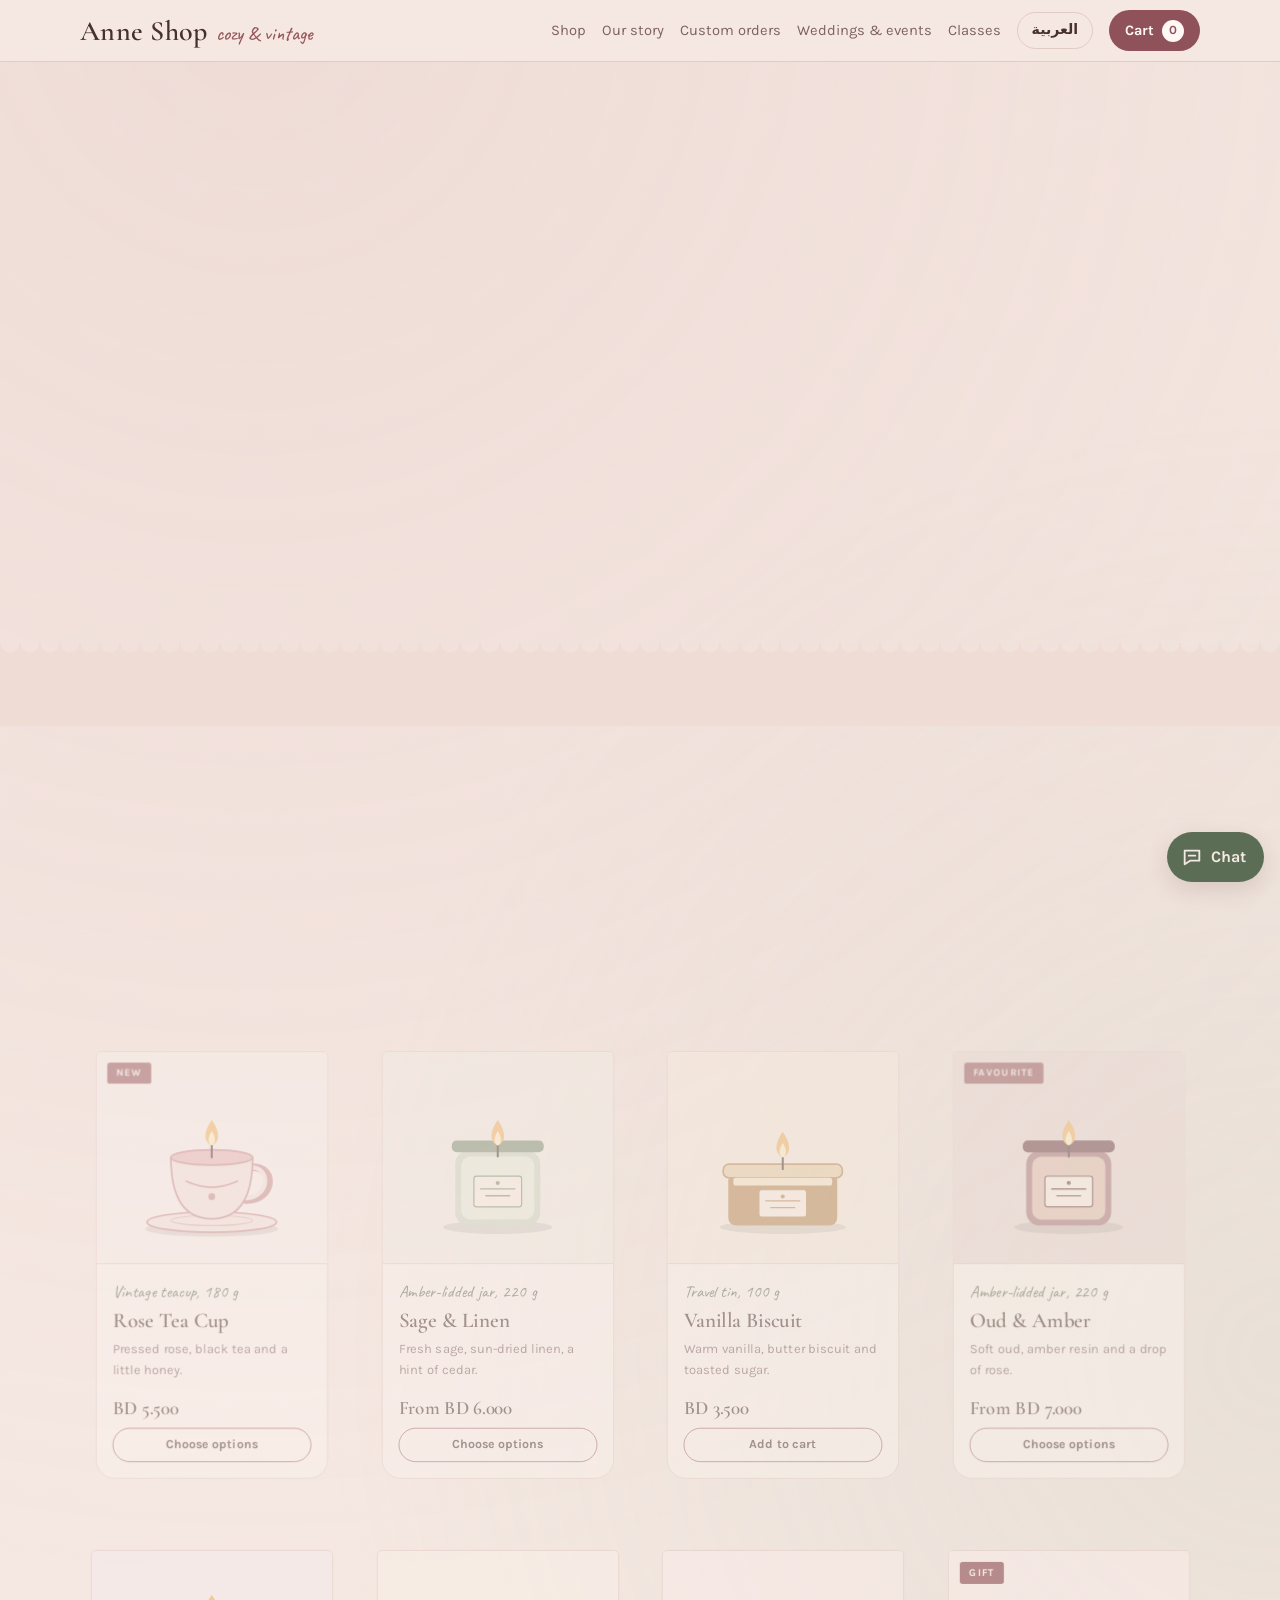
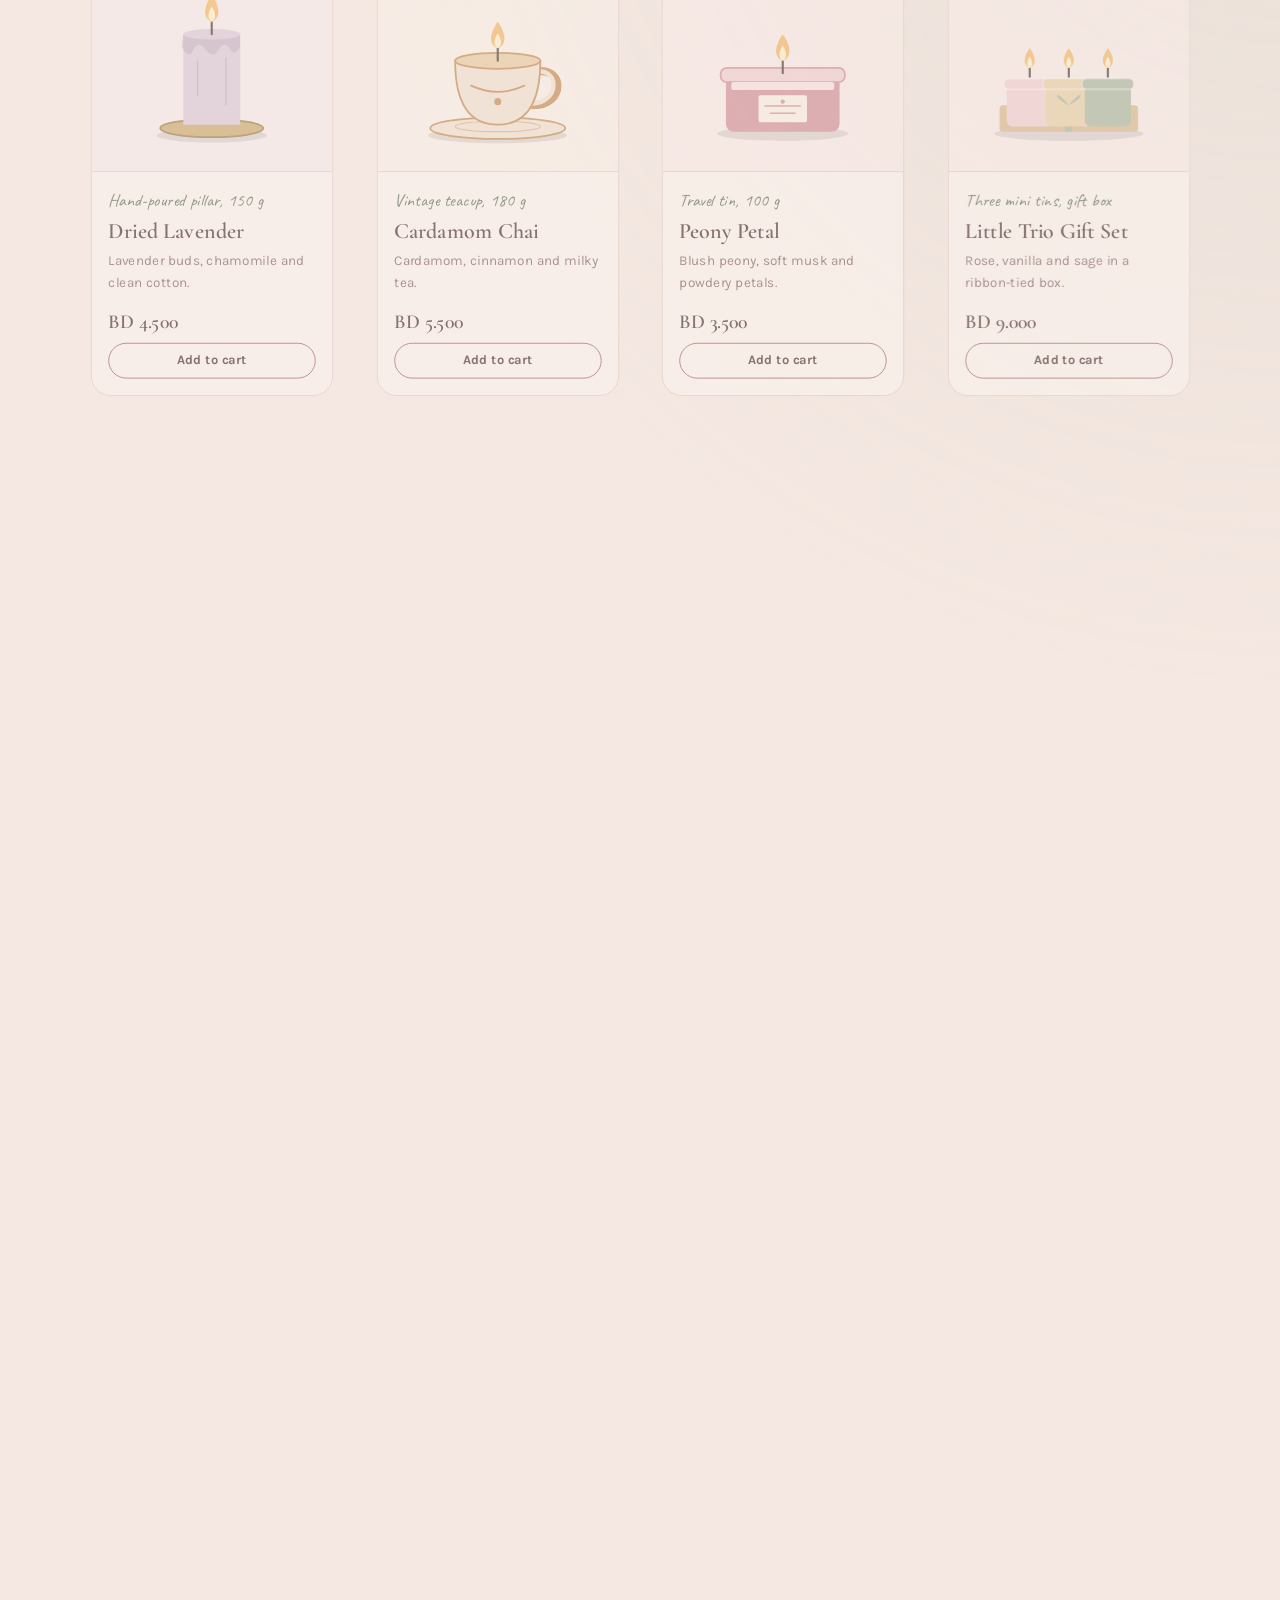
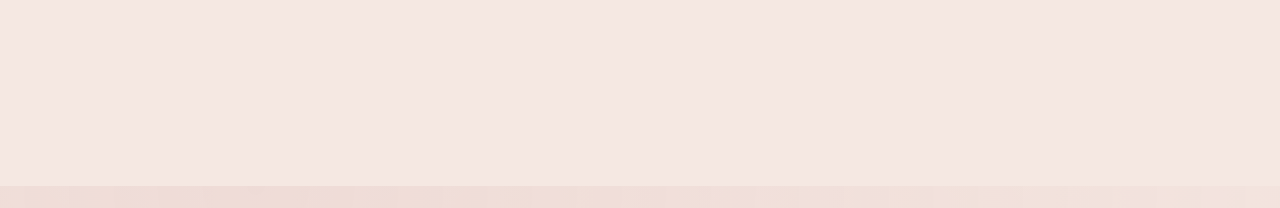
<file: index.html>
<!doctype html>
<html lang="en" dir="ltr">
<head>
<meta charset="utf-8">
<meta name="viewport" content="width=device-width, initial-scale=1, viewport-fit=cover">
<title>Anne Shop | Candles, blankets &amp; vintage-style dresses, Bahrain</title>
<meta name="description" content="Cozy handmade candles and blankets, new vintage-style dresses and blanket-making classes, from Bahrain. Order by message.">
<meta name="theme-color" content="#f5e8e2" media="(prefers-color-scheme: light)">
<meta name="theme-color" content="#271c1e" media="(prefers-color-scheme: dark)">
<meta property="og:type" content="website">
<meta property="og:site_name" content="Anne Shop">
<meta property="og:title" content="Anne Shop | Candles, blankets &amp; vintage-style dresses, Bahrain">
<meta property="og:description" content="Cozy handmade candles and blankets, new vintage-style dresses and blanket-making classes. Order by message.">
<meta property="og:url" content="https://anneshopbh.com/">
<meta property="og:image" content="https://anneshopbh.com/og.png">
<meta property="og:image:width" content="1200">
<meta property="og:image:height" content="630">
<meta name="twitter:card" content="summary_large_image">
<meta name="twitter:title" content="Anne Shop | Candles, blankets &amp; vintage-style dresses, Bahrain">
<meta name="twitter:description" content="Cozy candles and blankets, vintage-style dresses and blanket-making classes. Order by message.">
<meta name="twitter:image" content="https://anneshopbh.com/og.png">
<link rel="preconnect" href="https://fonts.googleapis.com">
<link rel="preconnect" href="https://fonts.gstatic.com" crossorigin>
<script>
/* Set language and direction before first paint so nothing slides around on load. Arabic fonts load only for Arabic. */
window.__arFonts=function(){if(document.getElementById("arFonts"))return;var k=document.createElement("link");k.id="arFonts";k.rel="stylesheet";k.href="https://fonts.googleapis.com/css2?family=Amiri:wght@400;700&family=Aref+Ruqaa:wght@400;700&display=swap";document.head.appendChild(k);};
(function(){var l="en";try{l=localStorage.getItem("anneshop-lang")||((navigator.language||"").toLowerCase().indexOf("ar")===0?"ar":"en")}catch(e){}
if(l!=="ar")l="en";var h=document.documentElement;h.lang=l;h.dir=l==="ar"?"rtl":"ltr";/*motion-head*/var c="boot",m=false;try{m=!matchMedia("(prefers-reduced-motion: reduce)").matches}catch(e){}if(m){c+=" motion";try{if(!sessionStorage.getItem("anneshop-intro")){sessionStorage.setItem("anneshop-intro","1");if(!/^#(candle|blanket|dress)-/.test(location.hash))c+=" intro-on"}if(sessionStorage.getItem("anneshop-arrive")){sessionStorage.removeItem("anneshop-arrive");c+=" arrive"}}catch(e){}try{if(window.CSS&&CSS.registerProperty){CSS.registerProperty({name:"--hole",syntax:"<length>",inherits:false,initialValue:"-240px"});c+=" hole"}}catch(e){}setTimeout(function(){if(!window.__mo)h.classList.add("rv-off")},4000)}h.className=c;/*/motion-head*/if(l==="ar")window.__arFonts();})();
</script>
<link rel="canonical" href="https://anneshopbh.com/">
<script type="application/ld+json">
{"@context":"https://schema.org","@graph":[
 {"@type":"Store","@id":"https://anneshopbh.com/#shop","name":"Anne Shop","description":"Handmade, vintage-inspired candles and blankets made in small batches in Bahrain, new vintage-style dresses, and blanket-making classes. Ordered and confirmed by message.","url":"https://anneshopbh.com/","image":"https://anneshopbh.com/og.png","logo":"https://anneshopbh.com/apple-touch-icon.png","currenciesAccepted":"BHD","areaServed":{"@type":"Country","name":"Bahrain"},"address":{"@type":"PostalAddress","addressCountry":"BH"},"sameAs":["https://www.instagram.com/anneshop.bh/"]},
 {"@type":"WebSite","name":"Anne Shop","url":"https://anneshopbh.com/","inLanguage":["en","ar"]}
]}
</script>
<link rel="icon" href="favicon.svg" type="image/svg+xml">
<link rel="icon" href="favicon-32.png" type="image/png" sizes="32x32">
<link rel="apple-touch-icon" href="apple-touch-icon.png">
<link rel="stylesheet" href="https://fonts.googleapis.com/css2?family=Caveat:wght@500&family=Cormorant+Garamond:ital,wght@0,600;1,500&family=Karla:wght@400;700&display=swap">
<style>
:root{
  --bg:#f5e8e2; --paper:#fbf3ee; --ink:#47302f; --muted:#7e6164;
  --rose:#c98f91; --rose-deep:#97565b; --sage:#a9b6a0; --sage-deep:#5b6d55;
  --line:#e2cbc4; --btn:#8f525a; --btn-ink:#fff8f4; --chip:#efdcd5; --shadow:rgba(90,50,50,.14); --ann:#dfe5d8; --ann-ink:#34402f;
  --f-display:"Cormorant Garamond","Iowan Old Style",Georgia,serif;
  --f-body:"Karla","Trebuchet MS",system-ui,sans-serif;
  --f-hand:"Caveat","Bradley Hand",cursive;
  --dir:1; color-scheme:light;
}
@media (prefers-color-scheme:dark){:root:not([data-theme="light"]){
  --bg:#271c1e; --paper:#33262a; --ink:#f3e4de; --muted:#c3a7a3;
  --rose:#d9a1a3; --rose-deep:#e1a3a6; --sage:#7f9177; --sage-deep:#b2c4a8;
  --line:#4a3739; --btn:#e2aaac; --btn-ink:#2a1d1f; --chip:#3d2d30; --shadow:rgba(0,0,0,.35); --ann:#3a4636; --ann-ink:#e4edd9; color-scheme:dark}}
html[dir="rtl"]{--dir:-1}
html[lang="ar"]{--f-display:"Amiri","Cormorant Garamond",Georgia,serif;--f-body:"Tajawal","Karla",system-ui,sans-serif;--f-hand:"Amiri",serif}

*{box-sizing:border-box}
[hidden]{display:none!important}
.boot *,.boot *::before,.boot *::after{transition:none!important}
html{scroll-behavior:smooth;scroll-padding-top:76px;-webkit-text-size-adjust:100%}
@media (prefers-reduced-motion:reduce){html{scroll-behavior:auto}}
body{margin:0;background:var(--bg);color:var(--ink);font:400 16px/1.6 var(--f-body);
  background-image:radial-gradient(circle at 20% 0%,color-mix(in srgb,var(--rose) 14%,transparent),transparent 45%),radial-gradient(circle at 100% 40%,color-mix(in srgb,var(--sage) 16%,transparent),transparent 40%)}
body::before{content:"";position:fixed;inset:0 0 auto;height:env(safe-area-inset-top,0px);background:var(--bg);z-index:30}
img{max-width:100%}
html{-webkit-tap-highlight-color:rgba(168,101,107,.18)}
button,a,input,select,summary,label{touch-action:manipulation}
.detail,.db,.panel,.lb{overscroll-behavior:contain}
.x{min-width:44px;min-height:44px}
h1,h2,h3{font-family:var(--f-display);font-weight:600;line-height:1.12;margin:0;text-wrap:balance}
a{color:inherit}
button{font:inherit;cursor:pointer}
:focus-visible{outline:2px solid var(--rose-deep);outline-offset:3px}
.gut{padding-left:max(16px,env(safe-area-inset-left,0px));padding-right:max(16px,env(safe-area-inset-right,0px))}
.wrap{max-width:1120px;margin:0 auto}
.hand{font-family:var(--f-hand);font-size:1.45rem;color:var(--rose-deep);line-height:1.1;margin:0}
.eyebrow{font-size:.74rem;letter-spacing:.18em;text-transform:uppercase;color:var(--muted);font-weight:700;margin:0}
html[lang="ar"] .eyebrow,html[lang="ar"] .tag{letter-spacing:0;text-transform:none}

/* announcement */
.ann{background:var(--ann);color:var(--ann-ink);font-size:.92rem}
.annin{display:flex;align-items:center;justify-content:center;gap:12px;padding-block:8px;text-align:center}
.annin a{font-weight:700}
.annin button{background:none;border:0;color:inherit;font-size:1.3rem;line-height:1;padding:2px 6px}

/* header */
header{position:sticky;top:env(safe-area-inset-top,0px);z-index:20;background:var(--bg);border-bottom:1px solid var(--line)}
.bar{display:flex;align-items:center;justify-content:space-between;gap:12px;padding-block:10px}
.logo{display:flex;align-items:baseline;gap:8px;text-decoration:none}
.logo b{font:600 1.75rem var(--f-display);letter-spacing:.01em}
.logo span{font:500 1.25rem var(--f-hand);color:var(--rose-deep)}
nav{display:flex;align-items:center;gap:16px}
nav a.lnk{text-decoration:none;font-size:.92rem;color:var(--muted)}
nav a.lnk:hover{color:var(--ink)}
.langbtn{background:transparent;border:1.5px solid var(--line);color:var(--ink);border-radius:999px;padding:6px 14px;font-size:.88rem;font-weight:700}
.cartbtn{display:flex;align-items:center;gap:8px;background:var(--btn);color:var(--btn-ink);border:0;border-radius:999px;padding:9px 16px;font-weight:700;font-size:.9rem}
.cartbtn i{font-style:normal;background:var(--btn-ink);color:var(--btn);border-radius:999px;min-width:22px;height:22px;display:grid;place-items:center;font-size:.78rem;padding:0 6px}

/* hero */
.hero{display:grid;grid-template-columns:1.1fr .9fr;gap:40px;align-items:center;padding-block:48px 40px}
.hero>*{min-width:0}
.hero h1{font-size:clamp(2.6rem,6.5vw,4.6rem);margin:12px 0 18px}
.hero h1 em{color:var(--rose-deep);font-weight:500}
.hero p.lead{max-width:46ch;color:var(--muted);font-size:1.08rem;margin:0 0 26px}
.cta{display:flex;flex-wrap:wrap;gap:12px;align-items:center}
.btn{display:inline-block;background:var(--btn);color:var(--btn-ink);border:0;border-radius:999px;padding:13px 26px;font-weight:700;text-decoration:none;text-align:center}
.btn.ghost{background:transparent;color:var(--ink);border:1.5px solid var(--rose-deep)}
.btn:disabled{opacity:.5;cursor:not-allowed}
.plate{position:relative;aspect-ratio:1/1.05;max-width:440px;width:100%;margin-inline:auto;background:var(--paper);border-radius:46% 46% 8px 8px/38% 38% 8px 8px;
  border:1px solid var(--line);box-shadow:0 18px 40px var(--shadow);display:grid;place-items:center}
.plate::after{content:"";position:absolute;inset:10px;border:1.5px dashed var(--rose);border-radius:inherit;opacity:.55;pointer-events:none}
.plate svg{width:78%;height:auto}
.stamp{position:absolute;inset-inline-end:-6px;bottom:22px;transform:rotate(-9deg);background:var(--sage);color:#161d12;border-radius:50%;width:92px;height:92px;display:grid;place-items:center;text-align:center;
  font:600 .98rem/1.05 var(--f-display);border:2px dashed #26301f55;padding:8px}

.scallop{height:16px;background:radial-gradient(circle at 10px 0,transparent 9px,var(--chip) 9.5px) 0 0/20px 16px repeat-x}
.promise{background:var(--chip);padding-block:18px}
.promise ul{list-style:none;margin:0 auto;padding:0;max-width:1120px;display:flex;flex-wrap:wrap;justify-content:space-between;gap:10px 28px;font-family:var(--f-display);font-size:1.2rem;font-style:italic}
html[lang="ar"] .promise ul{font-style:normal}
.promise li::before{content:"\2766";color:var(--rose-deep);margin-inline-end:9px;font-style:normal}

/* shop */
section{padding-block:56px 12px}
.head{display:flex;flex-wrap:wrap;justify-content:space-between;align-items:end;gap:16px;margin-bottom:18px}
.head h2{font-size:clamp(2rem,4.5vw,3rem)}
.tools{display:flex;flex-wrap:wrap;gap:10px;align-items:center}
.tools input,.tools select{font:400 .95rem var(--f-body);color:var(--ink);background:var(--paper);border:1.5px solid var(--line);border-radius:999px;padding:9px 16px}
.tools input{width:min(260px,100%)}
.chips{display:flex;flex-wrap:wrap;gap:8px;margin-bottom:22px}
.chip{background:transparent;border:1.5px solid var(--line);color:var(--ink);border-radius:999px;padding:7px 16px;font-size:.9rem}
.chip[aria-pressed="true"]{background:var(--sage-deep);border-color:var(--sage-deep);color:var(--bg)}
.grid{display:grid;grid-template-columns:repeat(auto-fill,minmax(250px,1fr));gap:22px}
.grid>p{grid-column:1/-1;color:var(--muted)}
.card{background:var(--paper);border:1px solid var(--line);border-radius:6px 6px 22px 22px;overflow:hidden;display:flex;flex-direction:column;min-width:0;transition:transform .25s,box-shadow .25s}
@media (hover:hover){.card:hover{transform:translateY(-4px);box-shadow:0 14px 28px var(--shadow)}}
.art{aspect-ratio:1/.92;display:grid;place-items:center;position:relative;border-bottom:1px solid var(--line);text-decoration:none}
.art svg{width:74%;height:auto}
.art img{position:absolute;inset:0;width:100%;height:100%;object-fit:cover}
.tag{position:absolute;top:12px;inset-inline-start:12px;background:var(--rose-deep);color:var(--btn-ink);font-size:.7rem;letter-spacing:.12em;text-transform:uppercase;font-weight:700;padding:3px 10px;border-radius:3px;z-index:1}
.info{padding:16px 18px 18px;display:flex;flex-direction:column;gap:6px;flex:1}
.info h3{font-size:1.5rem}
.info h3 a{text-decoration:none}
.notes{color:var(--muted);font-size:.92rem;margin:0}
.size{font-family:var(--f-hand);font-size:1.2rem;color:var(--sage-deep)}
.buy{display:flex;justify-content:space-between;align-items:center;gap:8px;margin-top:auto;padding-top:12px}
.price{font:600 1.35rem var(--f-display)}
.add{background:transparent;color:var(--ink);border:1.5px solid var(--rose-deep);border-radius:999px;padding:7px 16px;font-weight:700;font-size:.88rem;text-decoration:none;display:inline-block;white-space:nowrap}
@media (hover:hover){.add:hover{background:var(--btn);color:var(--btn-ink);border-color:var(--btn)}}
.add:active{background:var(--btn);color:var(--btn-ink);border-color:var(--btn)}
.add:disabled{opacity:.5;cursor:not-allowed}

/* story + custom */
.story{display:grid;grid-template-columns:.8fr 1.2fr;gap:44px;align-items:center}
.story>*{min-width:0}
.note{background:var(--paper);border:1px solid var(--line);padding:30px 28px;transform:rotate(-1.6deg);box-shadow:0 10px 24px var(--shadow);
  background-image:repeating-linear-gradient(transparent 0 31px,color-mix(in srgb,var(--rose) 28%,transparent) 31px 32px)}
.note p{font-family:var(--f-hand);font-size:1.6rem;line-height:32px;margin:0}
.story h2{font-size:clamp(1.9rem,4vw,2.7rem);margin-bottom:14px}
.story p{color:var(--muted);max-width:52ch;margin:0 0 12px}
.cform{background:var(--paper);border:1px solid var(--line);border-radius:6px 6px 22px 22px;padding:30px;max-width:760px;margin-inline:auto;box-shadow:0 12px 28px var(--shadow)}
.cform h2{font-size:clamp(1.9rem,4vw,2.6rem);margin:6px 0 10px}
.cform .lead{color:var(--muted);margin:0 0 18px}
.frow{display:grid;grid-template-columns:repeat(auto-fit,minmax(190px,1fr));gap:14px;margin-bottom:14px}
.frow>*{min-width:0}
.fld{display:flex;flex-direction:column;gap:4px;font-size:.85rem;font-weight:700;color:var(--muted)}
.fld input,.fld textarea,.fld select{font:400 1rem var(--f-body);color:var(--ink);background:var(--bg);border:1.5px solid var(--line);border-radius:8px;padding:10px 12px;width:100%}
.fld textarea{resize:vertical;min-height:72px}
.chk{display:flex;gap:10px;align-items:center;font-size:.95rem;color:var(--ink);font-weight:500}
.chk input{width:18px;height:18px;accent-color:var(--btn)}
.sum{font:400 .86rem/1.5 ui-monospace,Menlo,monospace;white-space:pre-wrap;background:var(--bg);border:1px dashed var(--rose);border-radius:8px;padding:12px;max-height:240px;overflow:auto;margin:0;direction:ltr;text-align:left}
.fine{font-size:.82rem;color:var(--muted);margin:0}
.err{color:var(--rose-deep);font-weight:700}
.links{display:flex;gap:10px;flex-wrap:wrap}
.links .btn{flex:1;min-width:140px;padding:12px 14px}

footer{margin-top:64px;border-top:1px solid var(--line);padding-block:30px 40px;display:flex;flex-wrap:wrap;gap:16px 40px;justify-content:space-between;color:var(--muted);font-size:.92rem}
footer b{font:600 1.5rem var(--f-display);color:var(--ink)}
footer a{color:var(--rose-deep);font-weight:700}

/* detail page */
.detail{position:fixed;inset:0;z-index:35;background:var(--bg);overflow:auto;padding-top:env(safe-area-inset-top,0px);padding-bottom:env(safe-area-inset-bottom,0px)}
.dtop{padding-block:14px}
.back{background:none;border:0;color:var(--rose-deep);font-weight:700;padding:6px 0;text-align:start}
.dgrid{display:grid;grid-template-columns:1fr 1fr;gap:36px;padding-bottom:60px;align-items:start}
.dgrid>*{min-width:0}
.dmain{position:relative;aspect-ratio:1/1;background:var(--paper);border:1px solid var(--line);border-radius:6px 6px 22px 22px;overflow:hidden;display:grid;place-items:center}
.dmain img{width:100%;height:100%;object-fit:cover}
.dmain svg{width:72%;height:auto}
.thumbs{display:flex;gap:10px;margin-top:12px;flex-wrap:wrap}
.tb{width:68px;height:68px;border:2px solid var(--line);border-radius:8px;padding:0;overflow:hidden;background:var(--paper)}
.tb img{width:100%;height:100%;object-fit:cover;display:block}
.tb[aria-pressed="true"]{border-color:var(--rose-deep)}
.dinfo h2{font-size:clamp(2rem,4.5vw,3rem);margin:4px 0 6px}
.dprice{font:600 1.8rem var(--f-display);margin:8px 0 12px}
.dinfo .lead{color:var(--muted);margin:0 0 16px}
.grp{margin-bottom:16px}
.grp h3{margin:0 0 8px;font-size:.85rem;font-weight:700;color:var(--muted)}
.opts{display:flex;flex-wrap:wrap;gap:8px}
.opt{background:transparent;color:var(--ink);border:1.5px solid var(--line);border-radius:999px;padding:8px 16px;font-size:.92rem}
.opt[aria-pressed="true"]{background:var(--sage-deep);border-color:var(--sage-deep);color:var(--bg)}
.buyrow{display:flex;gap:14px;align-items:center;flex-wrap:wrap;margin:18px 0 22px}
.qty{display:inline-flex;align-items:center;gap:8px}
.qty button{width:28px;height:28px;border-radius:50%;border:1.5px solid var(--line);background:transparent;color:var(--ink);line-height:1;padding:0}
.qty span{min-width:20px;text-align:center;font-variant-numeric:tabular-nums}
.facts{border-top:1px dashed var(--line);padding-top:16px;display:grid;gap:16px}
.facts h3{margin:0 0 6px;font:600 1.3rem var(--f-display)}
.facts p{margin:0;color:var(--muted)}
.facts ul{margin:0;padding-inline-start:20px;color:var(--muted)}

/* modal (scent finder) */
.modal{position:fixed;inset:0;z-index:45;background:rgba(40,22,24,.5);display:grid;place-items:center;padding:16px}
.panel{background:var(--paper);border:1px solid var(--line);border-radius:14px;width:min(520px,100%);max-height:calc(100dvh - 32px);overflow:auto}
.qb{padding:6px 20px 22px}
.qb h3{font-size:1.7rem;margin:8px 0 14px}
.qopts{display:grid;gap:10px}
.qopt{background:var(--bg);border:1.5px solid var(--line);color:var(--ink);border-radius:12px;padding:12px 16px;text-align:start;font-weight:700}
.qopt:hover{border-color:var(--rose-deep)}
.qres{display:grid;grid-template-columns:64px 1fr auto;gap:12px;align-items:center;text-decoration:none;border:1px solid var(--line);border-radius:12px;padding:10px;margin-bottom:10px;background:var(--bg)}
.qres>*{min-width:0}
.qres b{font:600 1.2rem var(--f-display)}
.qstep{font-size:.8rem;color:var(--muted);font-weight:700}

/* cart drawer */
.scrim{position:fixed;inset:0;background:rgba(40,22,24,.5);z-index:40;opacity:0;pointer-events:none;transition:opacity .25s}
.scrim.on{opacity:1;pointer-events:auto}
aside{position:fixed;top:0;bottom:0;inset-inline-end:0;width:min(430px,100%);background:var(--paper);z-index:50;transform:translateX(calc(105% * var(--dir)));transition:transform .3s;display:flex;flex-direction:column;
  border-inline-start:1px solid var(--line);padding-top:env(safe-area-inset-top,0px);padding-bottom:env(safe-area-inset-bottom,0px);padding-left:env(safe-area-inset-left,0px);padding-right:env(safe-area-inset-right,0px)}
aside.on{transform:none}
.dh{display:flex;justify-content:space-between;align-items:center;padding:16px 20px;border-bottom:1px solid var(--line)}
.dh h2{font-size:1.9rem}
.x{background:none;border:0;color:var(--ink);font-size:1.6rem;line-height:1;padding:4px 8px}
.db{flex:1;overflow:auto;padding:8px 20px 20px}
.empty{text-align:center;color:var(--muted);padding:48px 12px}
.empty .hand{display:block;font-size:1.8rem;margin-bottom:6px}
.line{display:grid;grid-template-columns:64px 1fr auto;gap:12px;align-items:center;padding:14px 0;border-bottom:1px dashed var(--line)}
.line>*{min-width:0}
.thumb{width:64px;height:64px;border-radius:8px;background:var(--bg);display:grid;place-items:center;overflow:hidden;position:relative}
.thumb svg{width:84%}
.thumb img{width:100%;height:100%;object-fit:cover}
.line h3{margin:0;font:600 1.15rem var(--f-display)}
.line small{color:var(--muted);display:block}
.line .qty{margin-top:4px}
.lt{font-variant-numeric:tabular-nums;font-weight:700}
.df{border-top:1px solid var(--line);padding:16px 20px 20px;display:flex;flex-direction:column;gap:12px}
.tot{display:flex;justify-content:space-between;font:600 1.5rem var(--f-display)}
.df .btn{width:100%}
.df .links .btn{width:auto}
.toast{position:fixed;left:50%;bottom:calc(24px + env(safe-area-inset-bottom,0px));transform:translate(-50%,30px);background:var(--ink);color:var(--bg);padding:10px 20px;border-radius:999px;font-size:.9rem;opacity:0;transition:.25s;z-index:60;pointer-events:none;max-width:calc(100% - 32px);text-align:center}
.toast.on{opacity:1;transform:translate(-50%,0)}
.cartbar{position:fixed;left:50%;bottom:calc(24px + env(safe-area-inset-bottom,0px));transform:translate(-50%,24px);width:min(540px,calc(100% - 32px));display:flex;align-items:center;gap:12px;background:var(--ink);color:var(--bg);padding:10px 10px 10px 16px;padding-inline:16px 10px;border-radius:18px;box-shadow:0 12px 30px var(--shadow);opacity:0;visibility:hidden;transition:opacity .25s,transform .25s,visibility .25s;z-index:46}
.cartbar.on{opacity:1;visibility:visible;transform:translate(-50%,0)}
.cb-ico{flex:none;display:grid;place-items:center;width:28px;height:28px;border-radius:50%;background:var(--sage-deep);color:#fff;font-weight:700;font-size:.9rem}
.cb-txt{flex:1;min-width:0;display:flex;flex-direction:column;line-height:1.3}
.cb-txt b{font-weight:700;font-size:.95rem;overflow:hidden;text-overflow:ellipsis;white-space:nowrap}
.cb-txt small{font-size:.82rem;opacity:.85}
.cb-btn{flex:none;min-height:44px;padding:0 20px;border:0;border-radius:999px;background:var(--bg);color:var(--ink);font:700 .95rem "Karla",system-ui,sans-serif;cursor:pointer}
.cb-btn:focus-visible{outline:2px solid var(--bg);outline-offset:3px}

/* featured candle */
.feat{display:grid;grid-template-columns:.9fr 1.1fr;gap:32px;align-items:center;background:var(--paper);border:1px solid var(--line);border-radius:6px 6px 26px 26px;padding:26px;box-shadow:0 14px 32px var(--shadow);position:relative}
.feat>*{min-width:0}
.feat::before{content:"";position:absolute;inset:8px;border:1.5px dashed var(--rose);border-radius:inherit;opacity:.45;pointer-events:none}
.fart{aspect-ratio:1/.9;border-radius:14px;overflow:hidden;display:grid;place-items:center;position:relative;text-decoration:none}
.fart svg{width:70%;height:auto}
.fart img{position:absolute;inset:0;width:100%;height:100%;object-fit:cover}
.feat h2{font-size:clamp(2rem,4.5vw,3rem);margin:4px 0 8px}
.feat .lead{color:var(--muted);margin:0 0 12px}
.fnote{font-family:var(--f-hand);font-size:1.5rem;color:var(--sage-deep);margin:0 0 14px;line-height:1.2}
.featrow{display:flex;gap:16px;align-items:center;flex-wrap:wrap}

/* galleries */
.lead2{color:var(--muted);max-width:60ch;margin:0 0 20px}
.gal{display:grid;grid-template-columns:repeat(auto-fill,minmax(220px,1fr));gap:14px}
.gi{margin:0;background:var(--paper);border:1px solid var(--line);border-radius:6px 6px 18px 18px;overflow:hidden;display:flex;flex-direction:column;min-width:0}
.gi.vid{grid-column:span 2}
.gb{display:block;width:100%;aspect-ratio:1/1;padding:0;border:0;background:var(--chip);cursor:zoom-in}
.gb img{width:100%;height:100%;object-fit:cover;display:block}
.gi video,.gi iframe{width:100%;aspect-ratio:16/10;border:0;background:#000;display:block}
.gi figcaption{padding:10px 14px 12px;font-size:.9rem;color:var(--muted)}
.gi figcaption b{display:block;color:var(--ink);font:600 1.1rem var(--f-display)}
.lb{position:fixed;inset:0;z-index:55;background:rgba(30,16,18,.9);display:grid;grid-template-rows:1fr auto;padding:16px;padding-top:calc(16px + env(safe-area-inset-top,0px));padding-bottom:calc(16px + env(safe-area-inset-bottom,0px))}
.lb .stage{display:grid;place-items:center;min-height:0}
.lb img{max-width:100%;max-height:100%;object-fit:contain;border-radius:8px}
.lb .cap{color:#f3e4de;text-align:center;padding-top:10px;min-height:1.6em}
.lb .x{color:#fff;position:absolute;font-size:2rem}
.lbc{top:calc(10px + env(safe-area-inset-top,0px));inset-inline-end:14px}
.lbn{top:50%;transform:translateY(-50%);background:rgba(0,0,0,.35)!important;border-radius:50%;width:44px;height:44px}
.lbp{inset-inline-start:10px}
.lbnx{inset-inline-end:10px}
.lbn span{display:inline-block;transform:scaleX(var(--dir))}

/* whatsapp button, share, notify */
.fab{position:fixed;z-index:36;bottom:calc(18px + env(safe-area-inset-bottom,0px));inset-inline-end:max(16px,env(safe-area-inset-right,0px),env(safe-area-inset-left,0px));display:flex;align-items:center;gap:8px;background:var(--sage-deep);color:var(--bg);text-decoration:none;font-weight:700;border-radius:999px;padding:12px 18px 12px 14px;box-shadow:0 8px 22px var(--shadow)}
.fab svg{flex:none}
.share{display:flex;gap:10px;align-items:center;flex-wrap:wrap;margin:0 0 20px}
.btn.wa{width:100%;display:flex;align-items:center;justify-content:center;gap:10px;background:var(--sage-deep);color:var(--bg);padding:15px 20px;font-size:1.05rem;min-height:52px}
.ighint{background:var(--ann);color:var(--ann-ink);border-radius:10px;padding:10px 12px;font-weight:700;margin:0}
.btn.wa.ig{background:var(--rose-deep);color:var(--btn-ink);margin-top:10px}
.welcome{background:var(--chip);border-bottom:1px solid var(--line);font-size:.95rem}
.wbar{display:flex;align-items:center;justify-content:center;flex-wrap:wrap;gap:4px 14px;padding-block:6px;text-align:center}
.wbar b{font-family:var(--f-display);font-size:1.15rem}
.wlink{background:none;border:0;color:var(--ink);font-weight:700;text-decoration:underline;min-height:36px;padding:0 6px}
.evlink{color:var(--rose-deep);font-weight:700}
.btn.sm{padding:7px 16px;font-size:.88rem}
.notify{border:1px dashed var(--rose);border-radius:12px;padding:14px;margin:0 0 18px;display:flex;flex-direction:column;gap:10px}

@keyframes flick{0%,100%{transform:scale(1,1) rotate(-1deg)}35%{transform:scale(.94,1.07) rotate(1.5deg)}70%{transform:scale(1.03,.96) rotate(-1.5deg)}}
.flame{animation:flick 2.6s ease-in-out infinite;transform-box:fill-box;transform-origin:50% 100%}
@media (prefers-reduced-motion:reduce){.flame{animation:none}.card,aside,.scrim,.toast,.cartbar{transition:none}}
@media (max-width:760px){
  .hero,.story,.dgrid{grid-template-columns:1fr;gap:28px}
  .hero{padding-top:30px}
  .plate{max-width:340px}
  nav a.lnk{display:none}
  nav{gap:10px}
  .logo span{display:none}
  .promise ul{flex-direction:column}
  .cform{padding:22px 18px}
  .feat{grid-template-columns:1fr;padding:20px 18px;gap:20px}
  .gal{grid-template-columns:repeat(2,1fr)}
  .gi.vid{grid-column:1/-1}
  .fab span{display:none}
  .fab{padding:14px;min-width:48px;min-height:48px;justify-content:center;transition:bottom .2s}
  .toast{bottom:calc(92px + env(safe-area-inset-bottom,0px))}
  .cartbar{bottom:calc(84px + env(safe-area-inset-bottom,0px))}
  /* comfortable tap targets and no iOS focus-zoom */
  .logo{min-height:44px;align-items:center}
  .langbtn{min-height:44px;padding-inline:16px}
  .cartbtn{min-height:44px}
  .back{min-height:44px;padding-inline:4px;display:inline-flex;align-items:center}
  .x{min-width:44px;min-height:44px}
  .tools{width:100%}
  .tools input,.tools select{font-size:16px;min-height:44px}
  .tools input{flex:1;width:auto;min-width:0}
  .chips{flex-wrap:nowrap;overflow-x:auto;scroll-snap-type:x proximity;scroll-padding-inline:16px;margin-inline:-16px;padding-inline:16px;padding-bottom:4px;scrollbar-width:none;-webkit-overflow-scrolling:touch}
  .chips::-webkit-scrollbar{display:none}
  .chip{flex:none;min-height:44px;padding-inline:18px;scroll-snap-align:start}
  .fld input,.fld textarea,.fld select{font-size:16px}
  .opt{min-height:44px}
  .qty button{width:44px;height:44px;font-size:1.2rem}
  .qty{gap:6px}
  .btn.sm{min-height:44px;display:inline-flex;align-items:center}
  .qopt{min-height:48px}
  .hero{padding-block:22px 20px;gap:20px}
  .hero h1{font-size:clamp(2.2rem,10vw,2.8rem);margin:8px 0 12px}
  .hero p.lead{font-size:1rem;margin-bottom:20px}
  .plate{max-width:240px}
  .stamp{width:76px;height:76px;font-size:.84rem}
  section{padding-block:40px 8px}
  .cta{align-items:stretch}
  .cta .btn{flex:1;min-width:140px;padding:14px 16px;display:flex;align-items:center;justify-content:center}
  /* two-up product grid */
  .grid{grid-template-columns:repeat(2,minmax(0,1fr));gap:12px}
  .art{aspect-ratio:1/1}
  .tag{top:8px;inset-inline-start:8px;font-size:.62rem;padding:2px 7px}
  .info{padding:12px 12px 14px;gap:4px}
  .info h3{font-size:1.2rem}
  .info h3 a{display:flex;align-items:center;min-height:44px}
  .chk{min-height:44px}
  .chk input{width:22px;height:22px}
  .notes{font-size:.82rem;display:-webkit-box;-webkit-line-clamp:2;-webkit-box-orient:vertical;overflow:hidden}
  .size{font-size:1.05rem}
  .buy{flex-direction:column;align-items:stretch;gap:8px}
  .price{font-size:1.2rem}
  .add{width:100%;text-align:center;min-height:44px;padding-block:10px;display:inline-flex;align-items:center;justify-content:center}
  /* candle page: swipe gallery + sticky buy bar */
  .dmain{aspect-ratio:1/.9}
  .thumbs{flex-wrap:nowrap;overflow-x:auto;justify-content:center;gap:8px}
  .tb{width:48px;height:48px;flex:none}
  .dgrid{gap:18px;padding-bottom:24px}
  .buyrow{position:sticky;bottom:0;z-index:3;background:var(--bg);margin:18px -16px 18px;padding:10px 16px calc(10px + env(safe-area-inset-bottom,0px));border-top:1px solid var(--line);box-shadow:0 -8px 18px var(--shadow);flex-wrap:nowrap;gap:10px}
  .buyrow .bprice{display:block;font:600 1.3rem var(--f-display);white-space:nowrap;margin-inline-end:auto}
  .buyrow .btn{padding-inline:20px;min-height:48px}
  .share .btn{flex:1}
  /* cart */
  .dh{padding:10px 8px 10px 20px}
  .df .links .btn{flex:1}
  .lbn{width:48px;height:48px}
}
.bprice{display:none}
.slides{display:flex;width:100%;height:100%;overflow-x:auto;scroll-snap-type:x mandatory;scrollbar-width:none;overscroll-behavior-x:contain}
.slides::-webkit-scrollbar{display:none}
.slides>*{flex:0 0 100%;width:100%;height:100%;scroll-snap-align:start;object-fit:cover}

/* shelves: candles and blankets */
.shoptop{display:grid;grid-template-columns:minmax(0,1fr) auto;grid-template-areas:"head tools" "shelves shelves";align-items:end;gap:16px 20px;margin-bottom:18px}
.shoptop:has(.shelves[hidden]){grid-template-areas:"head tools"}
#shop .head{grid-area:head;margin:0}
.shoptop .tools{grid-area:tools}
.shelves{grid-area:shelves;display:grid;grid-template-columns:repeat(var(--n,2),minmax(0,1fr));gap:12px;max-width:calc(var(--n,2) * 310px)}
.shelf{min-width:0;display:flex;align-items:center;gap:12px;background:var(--paper);color:var(--ink);border:1.5px solid var(--line);border-radius:18px 18px 8px 8px;padding:10px 16px 10px 12px;text-align:start;transition:border-color .2s,background .2s,box-shadow .2s}
.shelf svg{flex:none;width:44px;height:44px}
.shelf span{display:flex;flex-direction:column;min-width:0;line-height:1.15}
.shelf b{font:600 1.5rem/1.1 var(--f-display)}
.shelf small{font-size:.8rem;color:var(--muted);margin-top:3px}
.shelf[aria-pressed="true"]{border-color:var(--rose-deep);background:color-mix(in srgb,var(--rose) 16%,var(--paper));box-shadow:inset 0 -4px 0 var(--rose-deep)}
@media (hover:hover){.shelf:hover{border-color:var(--rose)}}
.made{display:flex;align-items:center;gap:6px;font-size:.8rem;line-height:1.35;color:var(--sage-deep);font-weight:700;margin:2px 0 0}
.made svg{flex:none}
.qty button:disabled{opacity:.35;cursor:not-allowed}

/* classes on the homepage */
.learn{display:grid;grid-template-columns:.85fr 1.15fr;gap:34px;align-items:center;background:var(--paper);border:1px solid var(--line);border-radius:6px 6px 26px 26px;padding:28px;box-shadow:0 14px 32px var(--shadow);position:relative}
.learn>*{min-width:0}
.learn::before{content:"";position:absolute;inset:8px;border:1.5px dashed var(--sage);border-radius:inherit;opacity:.6;pointer-events:none}
.learn-art svg{display:block;width:100%;max-width:300px;height:auto;margin-inline:auto}
.learn h2{font-size:clamp(2rem,4.5vw,3rem);margin:4px 0 8px}
.learn .lead{color:var(--muted);margin:0 0 16px}
.kmini{list-style:none;margin:0 0 18px;padding:0;display:grid;gap:10px}
.kmini a{display:grid;grid-template-columns:auto minmax(0,1fr);gap:14px;align-items:center;text-decoration:none;border:1px solid var(--line);border-radius:14px;padding:8px 14px 8px 8px;background:var(--bg);position:relative}
.kt b{display:block;font:600 1.2rem/1.2 var(--f-display)}
.kt small{display:block;color:var(--muted);font-size:.85rem;margin-top:2px}
.kt .kleft{font-size:.8rem;font-weight:700;color:var(--sage-deep);margin-top:1px}
.kt .kleft.full{color:var(--rose-deep)}
.knone{color:var(--muted);border:1px dashed var(--line);border-radius:14px;padding:12px 14px}
.ktile{display:inline-flex;flex-direction:column;align-items:center;width:58px;border-radius:10px;overflow:hidden;text-align:center;background:var(--paper);border:1.5px solid var(--rose-deep);line-height:1.1;flex:none}
.ktile i{align-self:stretch;font-style:normal;background:var(--rose-deep);color:var(--btn-ink);font-size:.66rem;font-weight:700;letter-spacing:.12em;text-transform:uppercase;padding:3px 0}
.ktile b{font:600 1.55rem/1.1 var(--f-display);padding-top:3px}
.ktile small{font-size:.7rem;color:var(--muted);padding-bottom:4px;text-transform:uppercase;letter-spacing:.06em}
html[lang="ar"] .ktile i,html[lang="ar"] .ktile small{letter-spacing:0;text-transform:none}
html[lang="ar"] .ktile b{font-family:var(--f-body);font-weight:700}
html[lang="ar"] .learn .hand:not(:empty){display:inline-block;rotate:2.5deg;transform-origin:100% 100%;font-size:1.4rem;line-height:1.5;color:var(--rose-deep);margin-bottom:2px}
/* classes on the shelf */
.art .ktile,.dmain .ktile{position:absolute;top:10px;left:10px;z-index:1;box-shadow:0 4px 10px var(--shadow)}
.dmain .ktile{top:16px;left:16px;width:74px}
.dmain .ktile i{font-size:.74rem;padding:4px 0}
.dmain .ktile b{font-size:2.1rem}
.dmain .ktile small{font-size:.8rem;padding-bottom:6px}
.info .kleft{margin:0;font-size:.8rem;font-weight:700;color:var(--muted)}
.info .kleft.low,.info .kleft.full{color:var(--rose-deep)}
.price small,.dprice small{font:400 .8rem var(--f-body);color:var(--muted);margin-inline-start:5px;white-space:nowrap}
.kseats{display:flex;align-items:center;gap:8px;flex-wrap:wrap;font-size:.86rem;color:var(--muted);margin:-6px 0 6px}
.kseats.low{color:var(--rose-deep);font-weight:700}
.dots{display:inline-flex;gap:4px;flex-wrap:wrap}
.dots i{width:10px;height:10px;border-radius:50%;background:var(--rose-deep)}
.dots i.o{background:transparent;box-shadow:inset 0 0 0 1.6px var(--sage-deep)}
.kempty{grid-column:1/-1;display:flex;flex-wrap:wrap;align-items:center;gap:12px 14px;border:1px dashed var(--line);border-radius:16px;padding:18px 20px}
.kempty p{margin:0;color:var(--muted);flex:1 1 280px}
.kpriv{margin:18px 0 0}
.kpriv a{color:var(--rose-deep);font-weight:700}
.bk{display:flex;flex-direction:column;gap:14px;padding-top:12px}
.bk-k{display:flex;gap:12px;align-items:center}
.bk-k>span{min-width:0}
.bk-k b{display:block;font:600 1.3rem/1.2 var(--f-display)}
.bk-k small{display:block;color:var(--muted);font-size:.86rem}
.bk .grp{margin:0}
.bk .grp h3{font:700 .85rem/1.4 var(--f-body);color:var(--muted);margin:0 0 8px}
.bk-tot{display:flex;justify-content:space-between;font:600 1.3rem var(--f-display);border-top:1px dashed var(--line);padding-top:10px}
html[lang="ar"] .bk-tot{font-family:var(--f-body);font-weight:700}
.bk-links{display:flex;flex-direction:column;gap:10px;margin:10px 0}
.vh{position:absolute!important;width:1px;height:1px;overflow:hidden;clip-path:inset(50%);white-space:nowrap}
html[lang="ar"] :is(.price,.dprice) small{font-weight:400}
@media (max-width:760px){
  .shoptop{grid-template-columns:minmax(0,1fr);grid-template-areas:"head" "shelves" "tools";gap:14px}
  .shoptop:has(.shelves[hidden]){grid-template-areas:"head" "tools"}
  .shelves{gap:8px;max-width:none}
  .shelf{flex-direction:column;justify-content:center;text-align:center;gap:4px;padding:10px 4px 12px;min-height:84px}
  .shelf span{align-items:center}
  .shelf svg{width:34px;height:34px}
  .shelf b{font-size:1.2rem}
  .shelf small{display:none}
  .learn{grid-template-columns:1fr;padding:22px 18px;gap:12px}
  .learn-art svg{max-width:200px}
  .kmini a{padding-inline-end:10px}
}
/* small tablets: the Custom orders link makes room for Classes (that form is further down this page) */
@media (min-width:761px) and (max-width:860px){.lnk-custom{display:none}}
/*motion-css*/
/* ===== Motion (shared by index, about, events; built in from motion/) ===== */
/* Cozy candle-lighting intro, first page of a visit only (about 5.5s; shop shows from about 4s; tap to skip):
   dim warm room -> spark -> flame catches -> warm glow + drifting embers -> name -> handwritten subtitle -> light spreads to reveal the page */
.intro{display:none}
html.intro-on .intro{position:fixed;inset:0;z-index:200;display:grid;place-items:center;overflow:hidden;cursor:pointer;background:#1b1213;color:#f6e6dc}
html.intro-on .intro::before{content:"";position:absolute;inset:0;opacity:0;animation:iRoom 2.2s ease-out .85s forwards;
  background:radial-gradient(circle at var(--fx,50%) var(--fy,42%),#56372b 0%,#33221e 34%,#1b1213 72%)}
html.intro-on:not(.hole) .intro{animation:iFade 1.3s ease-in-out 4s forwards}
html.intro-on.hole .intro{--hole:-240px;animation:iHole 1.5s cubic-bezier(.55,.05,.35,1) 3.95s forwards;
  -webkit-mask-image:radial-gradient(circle at var(--fx,50%) var(--fy,42%),transparent var(--hole),#000 calc(var(--hole) + 220px));
  mask-image:radial-gradient(circle at var(--fx,50%) var(--fy,42%),transparent var(--hole),#000 calc(var(--hole) + 220px))}
html.intro-on.intro-skip .intro{animation:iSkip .5s ease forwards}
.i-in{position:relative;display:flex;flex-direction:column;align-items:center;text-align:center;padding:16px;animation:iIn .9s ease-out .1s both,iInOut .8s ease-in 3.8s forwards}
.i-scene{position:relative;width:clamp(150px,20vmin,210px);aspect-ratio:1;isolation:isolate}
.i-glow{position:absolute;left:50%;top:37.3%;width:560px;height:560px;margin:-280px 0 0 -280px;border-radius:50%;pointer-events:none;z-index:0;opacity:0;transform:scale(.3);
  background:radial-gradient(circle,rgba(255,214,150,.62) 0%,rgba(250,190,120,.26) 22%,rgba(246,180,110,.1) 42%,rgba(246,180,110,0) 66%);
  animation:iGlowIn 2.2s cubic-bezier(.2,.7,.2,1) .9s forwards,iBreathe 3.4s ease-in-out 3.1s infinite,iGlowOut 1.4s ease-in 3.9s forwards}
.i-cup{position:relative;z-index:1;display:block;width:100%;height:100%;overflow:visible;filter:brightness(.45) saturate(.7);animation:iWarm 1.8s ease-out .85s forwards}
.i-flame{transform-box:fill-box;transform-origin:50% 100%;transform:scale(0);animation:iFlame 1.2s cubic-bezier(.25,.8,.3,1) .8s forwards,iFlick 3.2s ease-in-out 2.05s infinite}
.i-spark{transform-box:fill-box;transform-origin:center;opacity:0;animation:iSpark .75s ease-out .7s}
.i-ember{position:absolute;z-index:2;left:50%;top:30.7%;width:4px;height:4px;margin:-2px 0 0 -2px;border-radius:50%;background:#ffd79a;box-shadow:0 0 6px 2px rgba(255,190,110,.55);opacity:0;
  animation:iEmber var(--t,2.8s) ease-out var(--d,2s) 2 both}
.i-name{position:relative;font:600 2.6rem/1.1 var(--f-display);color:#f6e6dc;letter-spacing:.06em;margin:16px 0 0;text-shadow:0 0 22px rgba(255,190,120,.28);opacity:0;
  animation:iName 1.4s cubic-bezier(.2,.7,.2,1) 1.4s forwards}
.i-sub{position:relative;font:500 1.5rem/1.3 var(--f-hand);color:#eaa9a3;margin:6px 0 0;clip-path:inset(0 100% 0 0);animation:iWrite 1.3s cubic-bezier(.45,.05,.35,1) 1.9s forwards}
html[dir="rtl"] .i-sub{clip-path:inset(0 0 0 100%)}
html[lang="ar"] .i-sub [lang="en"],html:not([lang="ar"]) .i-sub [lang="ar"]{display:none}
@keyframes iRoom{to{opacity:1}}
@keyframes iIn{from{opacity:0;transform:translateY(12px)}}
@keyframes iInOut{to{opacity:0;transform:translateY(-12px) scale(.98)}}
@keyframes iWarm{to{filter:brightness(1) saturate(1)}}
@keyframes iSpark{0%{opacity:0;transform:scale(.2)}30%{opacity:1;transform:scale(1.8)}100%{opacity:0;transform:scale(.4)}}
@keyframes iFlame{0%{transform:scale(0)}30%{transform:scale(.32,.5)}48%{transform:scale(.26,.4)}100%{transform:scale(1)}}
@keyframes iFlick{0%,100%{transform:scale(1,1) rotate(-1deg)}30%{transform:scale(.96,1.05) rotate(1.2deg)}60%{transform:scale(1.03,.97) rotate(-1.4deg)}80%{transform:scale(.98,1.03) rotate(.6deg)}}
@keyframes iGlowIn{to{opacity:1;transform:scale(1)}}
@keyframes iBreathe{0%,100%{opacity:1;transform:scale(1)}50%{opacity:.82;transform:scale(1.07)}}
@keyframes iGlowOut{to{opacity:0;transform:scale(3.4)}}
@keyframes iEmber{0%{opacity:0;transform:translate(0,0) scale(.7)}18%{opacity:.95}100%{opacity:0;transform:translate(var(--x,0px),-120px) scale(.2)}}
@keyframes iName{from{opacity:0;letter-spacing:.34em;transform:translateY(8px)}to{opacity:1;letter-spacing:.06em;transform:none}}
@keyframes iWrite{to{clip-path:inset(0 0 0 0)}}
@keyframes iHole{to{--hole:170vmax;visibility:hidden}}
@keyframes iFade{to{opacity:0;visibility:hidden}}
@keyframes iSkip{to{opacity:0;visibility:hidden}}

/* sections drift up softly as they come into view (.rv = one block, .rvs = its children one after another) */
html.motion:not(.rv-off) .rv:not(.in),html.motion:not(.rv-off) .rvs:not(.in)>*{opacity:0;transform:translateY(22px)}
html.motion .rv.in,html.motion .rvs.in>*{animation:rvIn 1.3s cubic-bezier(.22,.61,.36,1) var(--dl,0s) backwards}
@keyframes rvIn{from{opacity:0;transform:translateY(22px)}}

/* header gets a soft shadow when scrolling */
html.motion header{transition:box-shadow .6s ease}
html.scrolled header{box-shadow:0 8px 24px var(--shadow)}

/* candle page, scent finder and photo viewer open slowly and softly */
html.motion .detail{animation:dIn .65s cubic-bezier(.22,.61,.36,1);transform-origin:var(--ox,50%) var(--oy,35%)}
html.motion .detail.closing{animation:dOut .38s cubic-bezier(.4,0,.6,1) forwards;pointer-events:none}
html.motion .modal:not([hidden]){animation:fIn .45s ease}
html.motion .modal:not([hidden]) .panel{animation:pIn .6s cubic-bezier(.22,.61,.36,1)}
html.motion .lb:not([hidden]){animation:fIn .4s ease}
@keyframes dIn{from{opacity:0;transform:scale(.92)}}
@keyframes dOut{to{opacity:0;transform:scale(.97)}}
@keyframes pIn{from{opacity:0;transform:translateY(16px) scale(.97)}}
@keyframes fIn{from{opacity:0}}

/* page to page: View Transitions where supported, a soft fade everywhere else */
@media (prefers-reduced-motion:no-preference){
  @view-transition{navigation:auto}
  header{view-transition-name:site-head}
  ::view-transition-old(root){animation:vtOut .45s ease both}
  ::view-transition-new(root){animation:vtIn .8s cubic-bezier(.22,.61,.36,1) both}
}
@keyframes vtOut{to{opacity:0;transform:translateY(-10px)}}
@keyframes vtIn{from{opacity:0;transform:translateY(14px)}}
html.leaving main{opacity:0;transform:translateY(-10px);transition:opacity .3s ease,transform .3s ease}
html.arrive main{animation:pgIn .8s cubic-bezier(.22,.61,.36,1)}
@keyframes pgIn{from{opacity:0;transform:translateY(14px)}}
/*/motion-css*/
/*shared-css*/
/* ===== Tablets & touch screens (shared by index, about, events; built in from motion/) ===== */
/* keep words in the header on one line */
.logo{flex:none;white-space:nowrap}
nav a.lnk{white-space:nowrap}
/* narrow cards put the button under the price (phones already do this) */
.card{container-type:inline-size}
@container (max-width:300px){
  .buy{flex-direction:column;align-items:stretch;gap:10px}
  .add{width:100%;text-align:center;justify-content:center}
}
.amt{white-space:nowrap}
/* announcement close button and form boxes big enough for a finger everywhere */
#annX{min-width:44px;min-height:44px;margin-block:-10px}
.fld input,.fld select{min-height:44px}

/* finger-sized controls on any touch screen (phones, iPads), and 16px text so iPads don't zoom into boxes */
/* (menu links are hidden on phones, so only size them where they show) */
@media (pointer:coarse) and (min-width:761px){
  nav a.lnk{min-height:44px;min-width:44px;display:inline-flex;align-items:center;justify-content:center}
}
@media (pointer:coarse){
  .logo{min-height:44px;align-items:center}
  .langbtn,.cartbtn{min-height:44px}
  .back{min-height:44px;display:inline-flex;align-items:center}
  .tools input,.tools select{font-size:16px;min-height:44px}
  .chip{min-height:44px;padding-inline:18px}
  .opt{min-height:44px}
  .qty{gap:6px}
  .qty button{width:44px;height:44px;font-size:1.2rem}
  .add{min-height:44px;display:inline-flex;align-items:center;justify-content:center}
  .btn.sm{min-height:44px;display:inline-flex;align-items:center}
  .qopt{min-height:48px}
  .info h3 a{display:flex;align-items:center;min-height:44px}
  .chk{min-height:44px}
  .wlink{min-height:44px}
  .lbn{width:48px;height:48px}
}

/* iPads and up: three candles per row from iPad portrait width */
@media (min-width:761px){
  .grid{grid-template-columns:repeat(auto-fill,minmax(220px,1fr))}
}
/* iPad portrait: compact header so nothing wraps */
@media (min-width:761px) and (max-width:960px){
  .logo span{display:none}
  nav{gap:14px}
  nav a.lnk{font-size:.9rem}
}
/* iPad portrait and landscape: centred promise line, slightly tighter grid */
@media (min-width:761px) and (max-width:1100px){
  .promise ul{justify-content:center;gap:10px 34px}
  .grid{gap:18px}
}

/* iPads and desktop: the shelf's search, sort and "Find my scent" stay on one tidy row,
   beside the title when there is room, otherwise together on the line under it */
@media (min-width:761px){
  .tools{flex-wrap:nowrap;flex:0 1 auto;min-width:0}
  .tools input{flex:1 1 auto;width:240px;min-width:150px}
}
/*/shared-css*/
/*arabic-css*/
/* ===== Arabic edition (shared by index, about, events; built in from motion/) =====
   "Anne's handwriting": Ruqaa (Aref Ruqaa) for everything Anne would write by hand - the shop name, headings,
   candle names, labels, her note - and a calm Naskh (Amiri) for everything you read or tap.
   One ornament only: the calligrapher's rhombic pen dot (nuqta), which marks the promise list. Arabic never gets letter-spacing or slanting (both break the joins). */
html[lang="ar"]{font-size:112.5%;
  --f-display:"Aref Ruqaa","Amiri","Geeza Pro",serif;
  --f-hand:"Aref Ruqaa","Amiri","Geeza Pro",serif;
  --f-body:"Amiri","Noto Naskh Arabic","Geeza Pro","Arabic Typesetting",serif}
html[lang="ar"] body{font-size:18px;line-height:1.85}
html[lang="ar"] *{letter-spacing:0!important}
html[lang="ar"] :is(em,i,cite,dfn,var){font-style:normal}
html[lang="ar"] [lang="en"]{font-family:"Karla","Trebuchet MS",system-ui,sans-serif}
html[lang="ar"] :is(h1,h2,h3){font-weight:700;line-height:1.42}
html[lang="ar"] :is(.hero,.ahero) h1 em{color:inherit;font-weight:inherit}

/* the logotype: متجر آن, lettered in Ruqaa */
.lg{display:none;fill:currentColor;overflow:visible}
html[lang="ar"] .logo .lg{display:block;height:50px;width:auto;aspect-ratio:336/167;margin-block:-4px}
html[lang="ar"] .logo>b,html[lang="ar"] .logo>span{display:none}
html[lang="ar"] .logo{align-items:center}
html[lang="ar"] footer .lg{display:block;height:58px;width:auto;aspect-ratio:336/167;color:var(--ink);margin:0 0 4px}
html[lang="ar"] footer b{display:none}
html[lang="ar"] footer b+br{display:none}

/* handwritten notes above headings lean a little, like a note in a book's margin */
html[lang="ar"] .hand{font-weight:400;line-height:1.5}
html[lang="ar"] :is(.hero,.ahero,.head,.cform,.feat,.ctas,.evform) .hand:not(:empty){display:inline-block;rotate:2.5deg;transform-origin:100% 100%;font-size:1.4rem;line-height:1.5;color:var(--rose-deep);margin-bottom:2px}

/* headings */
html[lang="ar"] .hero h1{line-height:1.38;margin:8px 0 22px}
html[lang="ar"] .ahero h1{line-height:1.4}
html[lang="ar"] .head{margin-bottom:22px}
html[lang="ar"] :is(.hero p.lead,.ahero p,.story p,.lead2,.cform .lead,.feat .lead,.ctas p,.dinfo .lead){line-height:1.9}

/* buttons and controls: Naskh, with a line height that keeps them slim */
html[lang="ar"] :is(.btn,.add,.chip,.opt,.qopt,.langbtn,.cartbtn,.back,.wlink,.cb-btn,.fab){line-height:1.45}
html[lang="ar"] .btn{padding-block:11px 13px}
html[lang="ar"] .langbtn{font-weight:700;font-size:.8rem}
html[lang="ar"] nav a.lnk{font-size:1rem}
html[lang="ar"] .cartbtn i{font-size:.8rem}

/* the promise line: handwritten, each marked with a pen dot */
html[lang="ar"] .promise ul{font:400 1.22rem/1.6 var(--f-hand)}
html[lang="ar"] .promise li::before{content:"";display:inline-block;width:.5em;height:.42em;margin-inline-end:.55em;vertical-align:.08em;
  background:var(--rose-deep);clip-path:polygon(46% 0,100% 40%,56% 100%,0 62%)}

/* candles: the name and size are written like a jar label; prices read clearly in Naskh with Arabic digits */
html[lang="ar"] .info{gap:4px}
html[lang="ar"] .info h3{font-size:1.45rem;line-height:1.35}
html[lang="ar"] .size{font-size:1.08rem;line-height:1.5}
html[lang="ar"] .notes{line-height:1.75}
html[lang="ar"] :is(.price,.dprice,.bprice,.tot,.lt,.qres .price){font-family:var(--f-body);font-weight:700}
html[lang="ar"] .tag{font:700 .82rem/1.5 var(--f-hand);padding:1px 10px 3px;border-radius:2px 10px 2px 10px}
html[lang="ar"] .stamp{font:700 .84rem/1.2 var(--f-hand);padding:6px;box-shadow:inset 0 0 0 5px var(--sage),inset 0 0 0 6.5px #26301f66;border-style:solid;border-color:transparent}
html[lang="ar"] :is(.grp h3,.qstep,.fld){font-family:var(--f-body)}
html[lang="ar"] .line h3{line-height:1.4}
html[lang="ar"] .facts h3{line-height:1.4}

/* Anne's note on the story page: Ruqaa on wider ruled lines, signed with her name */
html[lang="ar"] .note{background-image:repeating-linear-gradient(transparent 0 43px,color-mix(in srgb,var(--rose) 28%,transparent) 43px 44px);padding-top:24px}
html[lang="ar"] .note p{font-size:1.38rem;line-height:44px}
.sig .lg{height:46px;width:auto;aspect-ratio:124/138;margin-inline-start:auto;overflow:hidden;color:var(--ink)}
html[lang="ar"] .sig .lg{display:block}
html[lang="ar"] .sig [lang="en"]{display:none}
html[lang="ar"] .stp .hand{font:700 2.2rem/1.2 var(--f-hand);color:var(--rose-deep)}

/* forms */
html[lang="ar"] .fld{font-size:.84rem}
html[lang="ar"] :is(.fld input,.fld textarea,.fld select,.tools input,.tools select){line-height:1.5}
html[lang="ar"] .fld textarea{line-height:1.8}

@media (max-width:760px){
  html[lang="ar"] .logo .lg{height:44px}
  html[lang="ar"] .hero h1{line-height:1.42;margin:4px 0 14px}
  html[lang="ar"] .tools input{flex:1 1 100%}
  html[lang="ar"] .tools select{flex:1;min-width:0}
  html[lang="ar"] .info h3{font-size:1.3rem}
  html[lang="ar"] .promise ul{font-size:1.15rem}
  html[lang="ar"] .stamp{font-size:.72rem}
}

/* intro in Arabic: the name arrives softly (no letter-spacing) */
html[lang="ar"] .i-name [lang="en"],html:not([lang="ar"]) .i-name .lg{display:none}
html[lang="ar"] .i-name{animation-name:iNameAr;margin-top:18px}
html[lang="ar"] .i-name .lg{display:block;height:clamp(64px,11vmin,92px);width:auto;aspect-ratio:336/167;color:#f6e6dc;filter:drop-shadow(0 0 18px rgba(255,190,120,.3))}
html[lang="ar"] .i-sub{font-size:1.4rem;line-height:1.6;margin-top:2px}
@keyframes iNameAr{from{opacity:0;transform:translateY(8px);filter:blur(5px)}to{opacity:1;transform:none;filter:none}}
/*/arabic-css*/
</style>
</head>
<body>
<!--motion-intro-->
<div class="intro" id="intro" aria-hidden="true"><div class="i-in">
  <div class="i-scene">
    <div class="i-glow"></div>
    <svg class="i-cup" viewBox="0 0 200 200" aria-hidden="true" xmlns="http://www.w3.org/2000/svg">
      <ellipse cx="100" cy="184" rx="78" ry="9" fill="#000" opacity=".18"/>
      <ellipse cx="100" cy="176" rx="76" ry="12" fill="#f3e3df" stroke="#c98f91" stroke-width="2"/>
      <ellipse cx="100" cy="174" rx="48" ry="6" fill="none" stroke="#c98f91" stroke-width="1.2" opacity=".6"/>
      <path d="M142 112 C176 106 176 150 140 150" fill="none" stroke="#c98f91" stroke-width="9" stroke-linecap="round"/>
      <path d="M142 112 C170 108 170 146 140 148" fill="none" stroke="#f3e3df" stroke-width="5" stroke-linecap="round"/>
      <path d="M52 100 H148 C148 150 130 172 100 172 C70 172 52 150 52 100Z" fill="#f3e3df" stroke="#c98f91" stroke-width="2"/>
      <ellipse cx="100" cy="100" rx="48" ry="9" fill="#e7b9bb" stroke="#c98f91" stroke-width="2"/>
      <path d="M70 128 q30 14 60 0" fill="none" stroke="#c98f91" stroke-width="2" stroke-linecap="round"/><circle cx="100" cy="146" r="4" fill="#c98f91"/>
      <path d="M100 100 L100 86" stroke="#4a3a35" stroke-width="2.4" stroke-linecap="round"/>
      <g class="i-flame"><path d="M100 56 C110 70 110 82 100 86 C90 82 90 70 100 56Z" fill="#f2b765"/><path d="M100 69 C105 77 105 83 100 86 C95 83 95 77 100 69Z" fill="#fff0c7"/></g>
      <circle class="i-spark" cx="100" cy="85" r="6" fill="#fff6dc"/>
    </svg>
    <span class="i-ember" style="--x:-14px;--d:1.6s;--t:2.6s"></span>
    <span class="i-ember" style="--x:11px;--d:2s;--t:3s"></span>
    <span class="i-ember" style="--x:-5px;--d:2.4s;--t:2.4s"></span>
    <span class="i-ember" style="--x:17px;--d:2.8s;--t:2.8s"></span>
    <span class="i-ember" style="--x:-19px;--d:3.2s;--t:2.5s"></span>
  </div>
  <p class="i-name"><span lang="en">Anne Shop</span><svg class="lg" lang="ar" viewBox="0 0 336 167" aria-hidden="true"><use href="#lgL"/></svg></p>
  <p class="i-sub"><span lang="en">cozy &amp; vintage</span><span lang="ar">دافئ وكلاسيكي</span></p>
</div></div>
<!--/motion-intro-->
<!--arabic-defs-->
<svg width="0" height="0" style="position:absolute" aria-hidden="true" focusable="false"><defs><path id="lgL" d="M 57.6 121.5 L 57.6 122.0 C 56.5 123.0 55.3 123.9 54.1 124.8 C 52.9 125.7 51.6 126.6 50.2 127.3 C 47.3 129.1 44.0 130.6 40.1 131.9 C 36.3 133.3 32.1 134.0 27.6 134.0 C 26.3 134.0 25.0 133.9 23.6 133.8 C 22.3 133.7 20.8 133.5 19.2 133.2 C 14.9 131.2 12.7 128.6 12.7 125.4 C 12.7 124.6 12.9 123.9 13.1 123.2 C 13.4 122.4 13.6 121.7 13.8 121.0 L 13.6 121.2 C 14.7 118.3 15.9 115.4 17.0 112.7 C 18.2 109.9 19.4 107.2 20.7 104.5 L 29.8 110.5 C 31.0 111.2 31.9 111.0 32.4 110.0 C 34.0 107.2 35.5 104.4 37.0 101.6 C 38.5 98.9 40.1 96.1 41.7 93.3 C 42.0 92.8 42.1 92.3 41.9 91.9 C 41.8 91.4 41.5 91.1 41.2 90.9 L 29.4 83.1 L 29.2 83.1 L 27.1 81.9 C 26.7 81.6 26.3 81.5 25.8 81.7 C 25.3 81.8 24.9 82.1 24.7 82.5 L 22.6 86.2 C 19.9 90.9 17.2 96.2 14.3 101.9 C 11.5 107.6 9.2 112.8 7.5 117.5 C 5.2 124.0 4.0 129.6 4.0 134.1 C 4.0 134.3 4.0 134.5 4.0 134.6 C 4.0 134.8 4.0 135.0 4.0 135.3 C 4.0 135.5 4.1 135.7 4.1 135.8 C 4.2 136.0 4.2 136.1 4.2 136.3 C 4.7 140.8 5.8 144.8 7.6 148.3 C 9.3 151.8 11.8 154.4 15.0 156.0 L 15.0 155.8 C 16.6 156.6 18.2 157.1 19.9 157.6 C 21.5 158.0 23.2 158.2 24.9 158.2 C 26.8 158.2 28.7 158.0 30.7 157.6 C 32.7 157.1 34.8 156.6 37.0 155.8 C 45.6 152.6 52.7 147.1 58.2 139.2 C 59.6 137.2 60.8 135.1 61.9 132.9 C 63.0 130.7 64.0 128.5 64.9 126.3 C 66.3 122.9 67.5 119.4 68.5 115.7 C 69.4 111.9 69.9 107.8 69.9 103.3 C 69.9 96.6 68.3 89.7 65.1 82.8 C 64.8 82.0 64.3 81.6 63.5 81.6 C 62.8 81.6 62.2 82.0 61.9 82.8 L 53.7 101.5 C 54.6 104.7 55.5 107.8 56.3 110.9 C 57.2 114.0 57.6 117.5 57.6 121.5Z M 57.6 121.5 M 116.5 28.3 L 116.7 28.3 C 113.6 31.0 109.0 33.0 103.0 34.2 C 102.1 34.3 101.3 34.4 100.4 34.6 C 99.6 34.7 98.6 34.8 97.6 34.8 C 93.7 34.8 90.0 33.9 86.4 32.1 C 85.4 31.6 84.5 31.3 83.8 31.3 C 83.2 31.3 82.8 31.4 82.6 31.5 C 77.0 34.4 72.8 38.2 70.0 42.9 L 70.0 42.8 C 69.1 44.3 68.5 45.5 68.1 46.5 C 67.7 47.5 67.5 48.3 67.5 48.8 C 67.5 49.0 67.6 49.2 67.8 49.6 C 68.4 50.6 69.2 50.8 70.1 50.3 C 71.1 49.8 71.7 49.3 72.1 48.9 C 74.5 46.5 76.2 44.8 77.5 43.9 L 79.8 42.8 C 79.8 42.8 79.8 42.7 79.9 42.7 C 79.9 42.6 80.0 42.6 80.1 42.6 C 80.2 42.6 80.2 42.6 80.2 42.7 C 80.2 42.7 80.3 42.8 80.4 42.8 C 82.1 43.7 83.9 44.4 85.9 44.9 C 87.9 45.5 90.1 45.8 92.5 45.8 C 96.7 45.8 100.6 45.1 104.2 43.8 C 107.7 42.5 110.8 41.0 113.4 39.4 L 120.1 30.6 C 120.1 28.7 119.5 27.8 118.2 27.8 C 117.5 27.8 116.9 28.0 116.5 28.3Z M 116.5 28.3 M 84.3 73.7 L 88.5 135.7 C 88.6 136.6 89.0 137.2 89.8 137.3 C 90.6 137.5 91.2 137.2 91.6 136.5 L 102.7 119.1 L 98.5 56.8 C 98.4 55.9 98.0 55.4 97.2 55.3 C 96.4 55.1 95.7 55.4 95.2 56.1Z M 84.3 73.7 M 192.3 134.2 C 192.9 130.9 191.7 129.0 188.8 128.5 C 187.0 128.2 185.6 128.7 184.5 130.3 C 183.0 132.1 181.1 133.2 178.9 133.8 C 172.0 135.6 164.8 137.1 157.3 138.3 C 153.4 138.9 149.7 139.7 146.1 140.6 C 142.5 141.6 139.0 142.6 135.6 143.8 C 132.8 145.1 132.4 146.8 134.5 148.8 C 135.5 149.5 137.1 150.2 139.3 151.0 C 141.5 151.9 143.9 152.7 146.5 153.5 C 149.1 154.4 151.5 155.1 153.7 155.7 C 155.9 156.3 157.5 156.7 158.5 156.9 C 161.5 157.5 164.2 157.8 166.5 157.8 C 167.5 157.8 168.5 157.7 169.4 157.7 C 170.4 157.6 171.3 157.4 172.2 157.2 C 176.9 156.0 180.6 152.7 183.4 147.3 C 184.3 145.6 185.3 143.9 186.4 142.2 C 187.4 140.5 188.6 139.1 189.9 137.8 C 191.2 137.1 192.0 135.9 192.3 134.2Z M 192.3 134.2 M 242.5 144.9 L 232.6 135.4 C 232.2 135.1 231.8 134.9 231.2 135.0 C 230.7 135.1 230.2 135.4 229.9 135.7 C 228.0 138.2 226.1 140.7 224.2 143.1 C 222.2 145.5 220.2 147.9 218.2 150.4 C 217.6 151.3 217.7 152.0 218.4 152.7 L 228.4 162.2 C 228.8 162.5 229.3 162.7 229.8 162.7 C 230.3 162.6 230.7 162.4 231.0 162.0 C 232.0 160.8 232.7 159.9 233.2 159.2 C 233.6 158.6 234.1 157.9 234.6 157.3 C 235.1 156.7 235.8 155.8 236.8 154.7 C 237.8 153.5 238.8 152.3 239.8 151.0 C 240.8 149.8 241.8 148.6 242.8 147.3 C 243.3 146.4 243.2 145.6 242.5 144.9Z M 242.5 144.9 M 184.3 142.7 C 185.7 142.7 187.1 141.7 188.4 139.8 C 189.5 138.8 190.5 138.0 191.5 137.3 C 192.5 136.7 193.7 136.0 195.1 135.5 C 197.7 134.4 200.4 133.2 203.2 132.0 C 205.9 130.8 208.7 129.7 211.5 128.7 C 213.0 128.2 214.4 127.7 215.8 127.1 C 217.1 126.5 218.4 125.9 219.6 125.4 C 225.2 122.8 230.0 119.8 233.9 116.3 C 237.9 112.9 241.4 108.6 244.6 103.3 C 246.3 100.6 247.9 97.8 249.4 95.2 C 250.9 92.5 252.3 89.6 253.6 86.2 C 253.8 85.6 254.0 84.9 254.2 84.4 C 254.4 83.8 254.5 83.3 254.5 82.8 C 254.5 80.9 253.8 79.4 252.3 78.2 C 250.6 76.7 248.5 75.7 246.0 75.2 C 243.5 74.6 240.7 74.2 237.6 74.0 C 234.8 73.8 232.2 73.5 229.8 73.2 C 227.4 72.9 225.1 72.6 223.0 72.2 C 222.6 71.9 222.2 72.0 221.8 72.2 C 221.4 72.5 221.1 72.7 220.9 73.0 C 220.5 74.0 220.1 74.8 219.7 75.7 C 219.2 76.5 218.7 77.4 218.2 78.3 L 218.4 78.3 C 218.0 79.2 217.5 80.1 217.0 81.1 C 216.5 82.0 216.0 82.9 215.5 83.8 C 215.1 84.6 214.5 85.7 213.7 87.4 C 212.9 89.0 212.5 90.5 212.4 92.0 C 212.3 93.4 213.0 94.2 214.6 94.5 L 214.5 94.5 C 216.6 95.1 219.8 95.4 224.1 95.4 C 226.7 95.5 229.1 95.7 231.4 96.0 C 233.7 96.3 235.8 96.8 237.7 97.5 C 233.4 99.7 229.1 101.7 224.8 103.7 C 220.4 105.6 215.7 107.2 210.7 108.6 L 206.7 110.0 C 205.7 110.4 204.7 110.7 203.6 111.0 C 202.6 111.3 201.5 111.7 200.4 112.2 C 198.2 113.0 195.8 114.1 193.1 115.4 C 190.5 116.7 188.5 118.3 187.3 120.3 C 186.1 121.9 185.2 123.7 184.6 125.8 C 184.0 127.8 183.3 129.8 182.4 131.8 C 181.8 132.6 181.2 133.5 180.7 134.3 C 180.2 135.2 180.0 136.2 180.0 137.4 C 180.0 138.6 180.4 139.8 181.3 140.9 C 182.1 142.1 183.1 142.7 184.3 142.7Z M 184.3 142.7 M 264.6 23.7 L 273.1 6.8 C 273.6 6.0 273.6 5.3 273.1 4.7 C 272.6 4.2 272.0 4.0 271.3 4.2 C 266.8 5.1 262.3 6.0 257.8 6.8 C 253.2 7.7 248.6 8.5 243.9 9.3 C 243.7 9.4 243.4 9.5 243.2 9.7 C 242.9 9.8 242.6 10.0 242.5 10.2 L 234.1 27.3 C 233.7 28.0 233.8 28.6 234.2 29.2 C 234.7 29.7 235.2 30.0 235.9 29.8 C 240.5 29.0 245.1 28.2 249.7 27.3 C 254.2 26.4 258.8 25.5 263.4 24.8 C 264.0 24.5 264.4 24.1 264.6 23.7Z M 264.6 23.7 M 223.2 91.3 L 231.1 78.8 L 231.1 78.9 C 231.6 78.1 232.2 77.3 232.9 76.4 C 233.5 75.6 234.3 74.7 235.2 73.8 C 238.1 70.9 241.6 68.0 245.7 65.2 C 249.8 62.3 253.8 60.1 257.8 58.6 C 258.4 58.4 259.1 58.2 259.8 58.2 C 260.9 58.2 261.8 58.6 262.6 59.5 C 263.4 60.3 264.0 61.1 264.3 61.8 C 265.3 64.8 267.5 66.2 271.0 66.0 C 271.2 66.0 271.9 65.8 273.1 65.3 C 274.3 64.8 275.0 64.4 275.1 64.2 L 284.1 44.8 C 284.5 44.0 284.5 43.4 284.0 43.0 C 283.6 42.5 283.0 42.4 282.3 42.5 L 277.9 43.0 C 277.1 42.0 276.4 41.0 275.7 39.8 C 274.6 37.8 272.7 36.8 270.0 36.8 C 266.0 36.8 261.6 37.8 256.9 39.9 C 252.6 42.0 248.4 44.7 244.3 47.9 C 240.1 51.2 236.4 54.5 233.2 57.9 C 231.3 59.8 229.5 61.8 227.8 63.8 C 226.1 65.8 224.5 67.8 222.9 69.8 C 221.7 72.8 220.7 76.0 219.8 79.5 C 219.0 83.0 218.4 86.5 218.2 89.8 C 218.2 91.2 218.9 92.0 220.2 92.3 C 221.5 92.7 222.5 92.3 223.2 91.3Z M 223.2 91.3 M 305.5 25.5 L 300.4 37.0 C 296.6 38.1 292.8 39.1 288.8 40.0 C 284.9 40.8 280.7 41.5 276.3 42.0 C 275.5 42.2 275.0 42.7 274.8 43.5 L 271.6 62.1 C 271.5 62.8 271.7 63.4 272.1 63.8 C 272.5 64.2 273.0 64.3 273.7 64.2 L 279.4 62.7 C 280.7 62.4 282.0 62.1 283.3 61.8 C 284.5 61.5 285.7 61.2 286.9 60.9 C 292.5 59.5 297.9 57.8 303.0 55.9 C 308.1 53.9 312.6 51.5 316.6 48.6 C 318.9 46.9 321.1 44.8 323.1 42.4 C 325.1 39.9 326.6 37.7 327.7 35.7 C 328.9 33.5 330.1 29.5 331.3 23.7 C 332.0 20.7 331.5 18.6 329.6 17.5 C 327.8 16.3 325.4 15.7 322.5 15.7 C 322.1 15.7 321.8 15.7 321.7 15.7 C 321.5 15.7 321.2 15.7 320.8 15.7 C 318.1 15.7 315.9 16.0 314.2 16.5 C 312.1 16.6 310.4 17.7 309.0 19.7 C 307.6 21.7 306.4 23.6 305.5 25.5Z M 305.5 25.5"/></defs></svg>
<!--/arabic-defs-->

<div class="ann" id="annBar" hidden><div class="gut"><div class="wrap annin"><span id="annText"></span><button id="annX" data-al="ann_close">&times;</button></div></div></div>

<div class="welcome" id="welcome" hidden><div class="gut"><div class="wrap wbar"><span id="welcomeText"></span><button type="button" id="notYou" class="wlink"></button></div></div></div>

<header><div class="gut"><div class="wrap bar">
  <a class="logo" href="#top" aria-label="Anne Shop" data-al="brand"><b>Anne Shop</b><span data-t="logo_sub"></span><svg class="lg" viewBox="0 0 336 167" aria-hidden="true"><use href="#lgL"/></svg></a>
  <nav>
    <a class="lnk" href="#shop" data-t="nav_shop"></a>
    <a class="lnk" href="about" data-t="nav_story"></a>
    <a class="lnk lnk-custom" href="#custom" data-t="nav_custom"></a>
    <a class="lnk" href="events" data-t="nav_events"></a>
    <a class="lnk" href="classes" data-t="nav_classes"></a>
    <button class="langbtn" id="langBtn" type="button"></button>
    <button class="cartbtn" id="openCart" type="button" data-al="cart"><span data-t="cart"></span> <i id="count">0</i></button>
  </nav>
</div></div></header>

<main id="top">
  <div class="gut"><div class="wrap hero">
    <div class="rvs">
      <p class="hand" data-t="hero_eyebrow"></p>
      <h1 data-th="hero_h1"></h1>
      <p class="lead" data-t="hero_p"></p>
      <div class="cta">
        <a class="btn" href="#shop" data-t="hero_cta"></a>
        <a class="btn ghost" href="about" data-t="hero_cta2"></a>
      </div>
    </div>
    <div class="sz" data-sz=".82" data-sz-out><div class="plate rv" id="heroArt"><div class="stamp" data-th="stamp"></div></div></div>
  </div></div>

  <div class="scallop"></div>
  <div class="promise"><div class="gut"><ul class="wrap rvs"><li data-t="pr1"></li><li data-t="pr2"></li><li data-t="pr3"></li></ul></div></div>

  <section id="featured" class="gut" hidden style="padding-bottom:0"><div class="wrap rv" id="featBox"></div></section>

  <section id="shop" class="gut"><div class="wrap">
    <div class="shoptop rv">
      <div class="head"><div><p class="hand" id="shopEyebrow"></p><h2 id="shopTitle"></h2></div></div>
      <div class="shelves" id="shelves" role="group" hidden></div>
      <div class="tools">
        <input id="search" type="search" autocomplete="off">
        <select id="sort" data-al="sort_label">
          <option value="featured" data-t="sort_featured"></option>
          <option value="low" data-t="sort_low"></option>
          <option value="high" data-t="sort_high"></option>
          <option value="new" data-t="sort_new"></option>
        </select>
        <button class="btn ghost" id="findScent" type="button" style="padding:8px 18px" data-t="find_scent"></button>
      </div>
    </div>
    <div class="chips rv" id="chips" role="group"></div>
    <div class="grid" id="grid"></div>
  </div></section>

  <section id="learn" class="gut"><div class="wrap"><div class="learn rv">
    <div class="learn-art sz" data-sz=".9"><svg viewBox="0 0 200 200" aria-hidden="true" xmlns="http://www.w3.org/2000/svg"><ellipse cx="100" cy="184" rx="82" ry="8" fill="#000" opacity=".12"/><path d="M100 122 L146 34" stroke="#c9a76a" stroke-width="4.5" stroke-linecap="round"/><circle cx="146" cy="34" r="6" fill="#8f525a"/><path d="M114 124 L168 52" stroke="#c9a76a" stroke-width="4.5" stroke-linecap="round"/><circle cx="168" cy="52" r="6" fill="#8f525a"/><circle cx="72" cy="112" r="28" fill="#c98f91"/><path d="M48 104q24-15 48 2M46 117q26-16 52 0M54 132q19-13 38-6M66 85q16 26-2 54" fill="none" stroke="#97565b" stroke-width="2.4" stroke-linecap="round" opacity=".75"/><circle cx="124" cy="108" r="30" fill="#a9b6a0"/><path d="M98 100q26-16 52 2M96 114q28-17 56 0M104 130q21-14 42-6M118 79q17 28-2 58" fill="none" stroke="#5b6d55" stroke-width="2.4" stroke-linecap="round" opacity=".75"/><circle cx="150" cy="124" r="15" fill="#f3e3df" stroke="#c98f91" stroke-width="1.5"/><path d="M137 121q13-8 26 1M137 128q13-8 26 0M146 110q8 13-1 28" fill="none" stroke="#c98f91" stroke-width="2" stroke-linecap="round"/><path d="M34 126 H168 L156 176 Q154 181 148 181 H54 Q48 181 46 176Z" fill="#d9b88e" stroke="#9a7b43" stroke-width="2"/><path d="M42 142 H160 M45 158 H156 M70 128 L68 180 M100 128 V180 M130 128 L132 180" stroke="#9a7b43" stroke-width="1.6" opacity=".55"/><rect x="28" y="118" width="146" height="13" rx="6.5" fill="#c9a76a" stroke="#9a7b43" stroke-width="2"/><path d="M178 160 q14 6 4 18 q-8 8 4 12" fill="none" stroke="#c98f91" stroke-width="2.2" stroke-linecap="round"/></svg></div>
    <div>
      <p class="hand" data-t="k_eyebrow"></p>
      <h2 data-t="k_title"></h2>
      <p class="lead" data-t="k_lead"></p>
      <ul class="kmini" id="kNext"></ul>
      <div class="cta"><a class="btn" href="classes" data-t="k_cta"></a><a class="btn ghost" href="classes#private" data-t="k_private"></a></div>
    </div>
  </div></div></section>

  <section id="custom" class="gut"><div class="wrap"><div class="cform rv">
    <p class="hand" data-t="c_eyebrow"></p>
    <h2 data-t="c_title"></h2>
    <p class="lead" data-t="c_intro"></p>
    <p style="margin:-6px 0 18px"><a class="evlink" href="events" data-t="c_events_link"></a></p>
    <div class="frow">
      <label class="fld" for="cOcc"><span data-t="c_occasion"></span>
        <select id="cOcc">
          <option value="Wedding favours" data-t="oc_wedding"></option>
          <option value="Birthday" data-t="oc_birthday"></option>
          <option value="Corporate gifts" data-t="oc_corporate"></option>
          <option value="Eid or Ramadan" data-t="oc_eid"></option>
          <option value="A custom blanket" data-t="oc_blanket"></option>
          <option value="Something else" data-t="oc_other"></option>
        </select></label>
      <label class="fld" for="cQty"><span data-t="c_qty"></span><input id="cQty" type="number" min="1" inputmode="numeric" value="12"></label>
      <label class="fld" for="cDate"><span data-t="c_date"></span><input id="cDate" type="date"></label>
    </div>
    <div class="frow"><label class="fld" for="cIdeas" style="grid-column:1/-1"><span data-t="c_ideas"></span><textarea id="cIdeas"></textarea></label></div>
    <div class="frow">
      <label class="fld" for="cName"><span data-t="f_name"></span><input id="cName" autocomplete="name"></label>
      <label class="fld" for="cPhone"><span data-t="f_phone"></span><input id="cPhone" inputmode="tel" autocomplete="tel"></label>
    </div>
    <p class="fine err" id="cErr" data-t="f_err" hidden></p>
    <p style="margin:14px 0 0"><button class="btn" id="cGo" type="button" data-t="c_prepare"></button></p>
    <div id="cOut" hidden style="margin-top:22px;display:flex;flex-direction:column;gap:12px">
      <h3 data-t="c_sum_title" style="font-size:1.6rem"></h3>
      <p class="fine" data-t="r_intro"></p>
      <pre class="sum" id="cSum"></pre>
      <div class="links" id="cLinks"></div>
      <p class="fine" data-t="r_fine"></p>
    </div>
  </div></div></section>

  <section id="behind" class="gut" hidden><div class="wrap">
    <div class="head rv"><div><p class="hand" data-t="bh_eyebrow"></p><h2 id="bhTitle"></h2></div></div>
    <p class="lead2 rv" id="bhText"></p>
    <div class="gal" id="bhGrid"></div>
  </div></section>

  <section id="photos" class="gut" hidden><div class="wrap">
    <div class="head rv"><div><p class="hand" data-t="cp_eyebrow"></p><h2 data-t="cp_title"></h2></div></div>
    <div class="gal" id="cpGrid"></div>
  </div></section>


  <div class="gut"><footer class="wrap rv">
    <div><svg class="lg" viewBox="0 0 336 167" aria-hidden="true"><use href="#lgL"/></svg><b>Anne Shop</b><br><span data-t="foot_tag"></span></div>
    <div><span data-t="foot_prices"></span><br><span data-t="foot_conf"></span></div>
    <div><a href="about" data-t="nav_story" style="margin-inline-end:14px"></a><a href="events" data-t="nav_events" style="margin-inline-end:14px"></a><a href="classes" data-t="nav_classes" style="margin-inline-end:14px"></a><span data-t="foot_ig"></span> <a id="igLink" href="https://www.instagram.com/anneshop.bh/" target="_blank" rel="noopener">@anneshop.bh</a></div>
  </footer></div>
</main>

<div class="detail" id="detail" hidden role="dialog" aria-modal="true" aria-label="Candle"><div class="gut"><div class="wrap">
  <div class="dtop"><button class="back" id="dBack" type="button"></button></div>
  <div id="detailBody"></div>
</div></div></div>

<div class="modal" id="book" hidden><div class="panel" role="dialog" aria-modal="true" aria-labelledby="bTitle">
  <div class="dh"><h2 id="bTitle"></h2><button class="x" id="bClose" type="button" data-al="close">&times;</button></div>
  <div class="qb" id="bBody"></div>
</div></div>
<div class="modal" id="quiz" hidden><div class="panel" role="dialog" aria-modal="true" aria-labelledby="qTitle">
  <div class="dh"><h2 id="qTitle"></h2><button class="x" id="qClose" type="button" data-al="close">&times;</button></div>
  <div class="qb" id="qBody"></div>
</div></div>

<div class="scrim" id="scrim"></div>
<aside id="drawer" aria-label="Cart" aria-hidden="true">
  <div class="dh"><h2 id="dTitle"></h2><button class="x" id="closeCart" type="button" data-al="close">&times;</button></div>
  <div class="db" id="dBody"></div>
  <div class="df" id="dFoot"></div>
</aside>
<div class="lb" id="lb" hidden role="dialog" aria-modal="true">
  <button class="x lbc" id="lbClose" type="button" data-al="close">&times;</button>
  <button class="x lbn lbp" id="lbPrev" type="button" data-al="prev"><span>&lsaquo;</span></button>
  <div class="stage"><img id="lbImg" alt=""></div>
  <div class="cap" id="lbCap"></div>
  <button class="x lbn lbnx" id="lbNext" type="button" data-al="next"><span>&rsaquo;</span></button>
</div>
<a class="fab" id="waFab" href="#" target="_blank" rel="noopener" hidden>
  <svg width="22" height="22" viewBox="0 0 24 24" fill="none" stroke="currentColor" stroke-width="2" stroke-linejoin="round" stroke-linecap="round" aria-hidden="true"><path d="M4 5h16v11H10l-6 4z"/><path d="M8.5 10.5h7"/></svg>
  <span id="fabText"></span>
</a>
<div class="toast" id="toast" role="status"></div>
<div class="cartbar" id="cartBar" role="status" inert><span class="cb-ico" aria-hidden="true">✓</span><span class="cb-txt"><b id="cbName"></b><small id="cbSum"></small></span><button class="cb-btn" id="cbGo" type="button"></button></div>

<script>
/* ===================== Text in both languages ===================== */
const T = {
en:{
 brand:"Anne Shop", logo_sub:"cozy & vintage", nav_shop:"Shop", nav_classes:"Classes", nav_story:"Our story", nav_custom:"Custom orders", nav_events:"Weddings & events", welcome:"Welcome back, ", not_you:"Not you?", c_events_link:"Planning a wedding, corporate gift or market stall? See our events page →", cart:"Cart", lang_btn:"العربية",
 hero_eyebrow:"made by hand, in Bahrain", hero_h1:"Candlelight, soft blankets and <em>vintage-style dresses</em>",
 hero_p:"Small-batch candles in teacups, tins and jars, cozy blankets made stitch by stitch, and new dresses with a vintage feel. Things that feel like an old armchair, a pot of tea and a good book.",
 hero_cta:"Browse the shop", hero_cta2:"Meet Anne", stamp:"small<br>batch<br>No. 1",
 pr1:"Made and chosen by hand", pr2:"Gift-ready packaging", pr3:"Ordered and confirmed by message",
 shop_eyebrow:"this season's pour", shop_title:"The Candle Shelf", shop_eyebrow_b:"fresh off the hook", shop_title_b:"The Blanket Basket", shop_eyebrow_d:"pretty and timeless", shop_title_d:"The Dress Rail",
 shelves_label:"What are you looking for?", shelf_c:"Candles", shelf_c_sub:"poured in small batches", shelf_b:"Blankets", shelf_b_sub:"made stitch by stitch", shelf_d:"Dresses", shelf_d_sub:"new, with a vintage feel", search_ph_b:"Search blankets or colours", search_ph_d:"Search dresses, styles or colours",
 search_ph:"Search candles or scents", sort_label:"Sort", sort_featured:"Featured", sort_low:"Price: low to high", sort_high:"Price: high to low", sort_new:"Newest", find_scent:"Find my scent",
 all:"All", empty:"New candles are on the way. Follow along on Instagram.", no_match:"No candles match your search. Try another word or clear the filters.",
 empty_b:"New blankets are on the hook. Follow along on Instagram.", no_match_b:"No blankets match your search. Try another word or clear the filters.", material:"Material", made:"Making time",
 empty_d:"New dresses are on the way. Follow along on Instagram.", no_match_d:"No dresses match your search. Try another word or clear the filters.", style:"Style", sizeguide:"Size guide", fabric:"Fabric",
 one_kind:"One of a kind", one_kind_note:"Only one available", sold_one:"Sold", sold_one_note:"This one has found a new home.", similar:"Ask about similar pieces", view:"View", in_cart:"It's already in your cart",
 add:"Add to cart", options:"Choose options", sold:"Sold out", from:"From",
 back_shelf:"← Back to the shelf", burn:"Burn time", care:"Care tips", notes_h:"Scent notes", qty:"Quantity", personalize:"Add a name or note (optional)", added:"added to your cart", view_cart:"View cart", added_s:"Added", item1:"1 item", itemsN:"{n} items",
 cart_title:"Your cart", cart_empty_h:"nothing here yet", cart_empty:"Pick something from the shelf and it will wait for you here.", browse:"Browse the shop", each:"each", total:"Total",
 cart_fine:"Delivery and payment are arranged by message after you send your order.", checkout:"Checkout",
 d_title:"Your details", d_back:"← Back to cart", f_name:"Name", f_phone:"Phone number", f_area:"Area in Bahrain", f_area_ph:"e.g. Hamad Town, Manama", f_notes:"Notes for Anne",
 f_gift:"This is a gift", f_wrap:"gift wrap", f_giftmsg:"Gift message", f_err:"Please add your name and phone number.", review:"Review order",
 r_title:"Send your order", r_back:"← Edit details", r_intro:"Copy this and send it to Anne in a message. She will confirm availability, delivery and payment with you.",
 ig_hint:"✓ Your order is copied. In the Instagram chat, press and hold the message box, tap Paste, then send.", ig_fail:"Couldn't copy automatically. Your order is selected above: copy it, then paste it in the Instagram chat.", ig_send:"Send order on Instagram", ig_copied:"Order copied. Paste it in the chat and send.", r_fine_both:"WhatsApp opens with your order already written. Instagram can't do that, so your order is copied: paste it in the chat and send.", r_fine_ig:"Instagram can't fill in messages, so your order is copied: paste it in the chat and send.", r_intro_wa:"This is your order. Tap the button below and it goes to Anne on WhatsApp. She will confirm availability, delivery and payment with you.", wa_send:"Send order on WhatsApp", r_fine_wa:"WhatsApp opens with your order already written. Just press send.", copy:"Copy", copied:"Copied", select_copy:"Press copy on the selected text", whatsapp:"WhatsApp", open_ig:"Copy and open Instagram", r_fine:"Nothing is sent from this page. Paste your message to Anne.",
 story_eyebrow:"Our story", story_h:"Made on a kitchen table, meant for yours",
 story_p1:"Anne Shop started with one candle poured for a friend and turned into a little collection of vintage-inspired pieces. Each candle is poured, trimmed and wrapped by hand.",
 story_p2:"Follow along on Instagram to see new scents as they come off the table, and to ask for custom colors or gift sets.",
 story_note:"Light one, put your phone down, and stay a while.", story_btn:"@anneshop.bh on Instagram",
 foot_tag:"Candles, blankets & vintage-style dresses, Bahrain", foot_prices:"Prices in Bahraini dinar (BD).", foot_conf:"Orders are confirmed by message before payment.", foot_ig:"Instagram",
 c_eyebrow:"made just for you", c_title:"Custom & bulk orders",
 c_intro:"Wedding favours, birthday boxes, corporate gifts, a candle in your own colours or a blanket made to your size. Tell Anne what you have in mind and she will reply with ideas and a price.",
 c_occasion:"Occasion", oc_wedding:"Wedding favours", oc_birthday:"Birthday", oc_corporate:"Corporate gifts", oc_eid:"Eid or Ramadan", oc_blanket:"A custom blanket", oc_other:"Something else",
 c_qty:"How many?", c_date:"Needed by", c_ideas:"Scents, colors and ideas", c_prepare:"Prepare my request", c_sum_title:"Your request",
 q_title:"Find your scent", q1:"What do you love smelling?", q2:"What is your budget for one candle?", q3:"Is it a gift?",
 fam_floral:"Floral", fam_sweet:"Sweet & bakery", fam_woody:"Woody & warm", fam_fresh:"Fresh & herbal", fam_spicy:"Spicy",
 b1:"Up to BD 4", b2:"Up to BD 6", b3:"Any budget", yes:"Yes, it's a gift", no:"Just for me",
 q_result:"Your matches", q_again:"Start again", q_none:"Here are some favourites.", question:"Question",
 close:"Close", loading_err:"We couldn't load the shop. Please refresh the page.", ann_close:"Close announcement",
 feat_eyebrow:"candle of the month", feat_view:"See this candle", feat_eyebrow_b:"blanket of the month", feat_view_b:"See this blanket", feat_eyebrow_d:"dress of the month", feat_view_d:"See this dress",
 wa_chat:"Chat on WhatsApp", wa_short:"Chat", doc_title:"Anne Shop | Candles, blankets & vintage-style dresses, Bahrain", photos:"Photos", qty_minus:"One less", qty_plus:"One more", not_found:"That item is no longer available.",
 notify:"Notify me when it's back", notify_short:"Notify me", notify_intro:"Send Anne a message and she will tell you when it is back.", notify_name:"Your name (optional)",
 share:"Share", share_wa:"Share on WhatsApp", copy_link:"Copy link", link_copied:"Link copied",
 bh_eyebrow:"a peek at the table", bh_title:"Behind the scenes", cp_eyebrow:"from our customers", cp_title:"Your cozy corners", prev:"Previous", next:"Next",
 k_eyebrow:"learn with Anne", k_title:"Blanket-making classes", k_lead:"Make your own cozy blanket in a small, friendly class. Pick a date and book your seat by message.",
 k_cta:"See all classes", k_private:"Private class", k_soon:"New class dates are coming soon. Open the classes page to ask about the next one.", k_left:"{n} seats left", k_left1:"1 seat left", k_full:"Full",
 shelf_k:"Classes", shelf_k_sub:"learn to make your own", search_ph_k:"Search classes", no_match_k:"No classes match your search. Try another word or clear the filters.",
 k_none:"New class dates are coming soon. Send Anne a message and she will tell you when the next one is announced.", k_notify:"Tell me about new dates",
 k_book:"Reserve a seat", k_wait:"Join the waiting list", k_wait_short:"Waiting list", k_each:"per person", k_free:"Free", k_full_txt:"This class is full",
 k_when:"When", k_len:"Length", k_where:"Where", k_inc_h:"Included", k_level:"Level", b_seats:"How many seats?",
 b_wait_intro:"This class is full. Join the waiting list and Anne will message you if a seat opens up.", k_priv_q:"Coming as a group? Ask about a private class →",
 k_gone:"That class has already taken place. Here are the next dates.",
 b_title:"Reserve a seat", b_wait_title:"Join the waiting list", b_prepare:"Prepare my message", b_note:"Anne replies to confirm your seat, the address and how to pay.",
 b_wa_send:"Send on WhatsApp", b_ig_send:"Send on Instagram",
 b_ig_hint:"✓ Your message is copied. In the Instagram chat, press and hold the message box, tap Paste, then send.", b_ig_fail:"Couldn't copy automatically. Your message is selected above: copy it, then paste it in the Instagram chat.",
 b_fine_wa:"WhatsApp opens with your message already written. Instagram can't do that, so your message is copied: paste it in the chat and send.", b_fine_ig:"Instagram can't fill in messages, so your message is copied: paste it in the chat and send."
},
ar:{
 brand:"متجر آن", logo_sub:"دافئ وكلاسيكي", nav_shop:"المتجر", nav_classes:"الورش", nav_story:"قصتنا", nav_custom:"طلبات خاصة", nav_events:"الأعراس والمناسبات", welcome:"أهلًا بعودتك، ", not_you:"لست أنت؟", c_events_link:"تخطط لزفاف أو هدايا شركات أو بسطة في سوق؟ شاهد صفحة المناسبات ←", cart:"السلة", lang_btn:"English",
 hero_eyebrow:"مصنوعة يدويًا في البحرين", hero_h1:"ضوء الشموع، بطانياتٌ ناعمة<br>وفساتين بروح الزمن الجميل",
 hero_p:"شموع بدفعات صغيرة في فناجين وعلب وأوانٍ زجاجية، وبطانيات دافئة تُصنع غرزةً غرزة، وفساتين جديدة بروح كلاسيكية. أشياء تشبه كرسيًّا قديمًا وكوب شاي وكتابًا جميلًا.",
 hero_cta:"تصفّح المتجر", hero_cta2:"تعرّف على آن", stamp:"دفعة<br>صغيرة<br>رقم ١",
 pr1:"مصنوعة ومختارة يدويًا", pr2:"تغليف جاهز للإهداء", pr3:"الطلب والتأكيد عبر الرسائل",
 shop_eyebrow:"صبّة هذا الموسم", shop_title:"رفّ الشموع", shop_eyebrow_b:"طازجة من السنّارة", shop_title_b:"سلّة البطانيات", shop_eyebrow_d:"تصاميم خالدة", shop_title_d:"ركن الفساتين",
 shelves_label:"ماذا تبحث عن؟", shelf_c:"الشموع", shelf_c_sub:"تُصبّ بدفعات صغيرة", shelf_b:"البطانيات", shelf_b_sub:"تُصنع غرزةً غرزة", shelf_d:"الفساتين", shelf_d_sub:"جديدة بروح كلاسيكية", search_ph_b:"ابحث عن بطانية أو لون", search_ph_d:"ابحث عن فستان أو طراز أو لون",
 search_ph:"ابحث عن شمعة أو عطر", sort_label:"الترتيب", sort_featured:"المميزة", sort_low:"السعر: من الأقل إلى الأعلى", sort_high:"السعر: من الأعلى إلى الأقل", sort_new:"الأحدث", find_scent:"اكتشف عطرك",
 all:"الكل", empty:"شموع جديدة في الطريق. تابعونا على إنستغرام.", no_match:"لا توجد شموع مطابقة لبحثك. جرّب كلمة أخرى أو امسح التصفية.",
 empty_b:"بطانيات جديدة في الطريق. تابعونا على إنستغرام.", no_match_b:"لا توجد بطانيات مطابقة لبحثك. جرّب كلمة أخرى أو امسح التصفية.", material:"الخامة", made:"مدة الصنع",
 empty_d:"فساتين جديدة في الطريق. تابعونا على إنستغرام.", no_match_d:"لا توجد فساتين مطابقة لبحثك. جرّب كلمة أخرى أو امسح التصفية.", style:"الطراز", sizeguide:"دليل المقاسات", fabric:"القماش",
 one_kind:"قطعة فريدة", one_kind_note:"قطعة واحدة فقط", sold_one:"بيعت", sold_one_note:"وجدت هذه القطعة بيتها الجديد.", similar:"اسأل عن قطع مشابهة", view:"عرض", in_cart:"هذه القطعة في سلتك بالفعل",
 add:"أضف إلى السلة", options:"اختر الخيارات", sold:"نفدت الكمية", from:"ابتداءً من",
 back_shelf:"→ العودة إلى الرف", burn:"مدة الاحتراق", care:"نصائح العناية", notes_h:"ملاحظات العطر", qty:"الكمية", personalize:"أضف اسمًا أو ملاحظة (اختياري)", added:"أُضيفت إلى السلة", view_cart:"عرض السلة", added_s:"أُضيفت", item1:"قطعة واحدة", itemsN:"{n} قطع",
 cart_title:"سلتك", cart_empty_h:"لا شيء هنا بعد", cart_empty:"اختر قطعة من الرف وستنتظرك هنا.", browse:"تصفّح المتجر", each:"للقطعة", total:"المجموع",
 cart_fine:"يتم الاتفاق على التوصيل والدفع عبر الرسائل بعد إرسال طلبك.", checkout:"إتمام الطلب",
 d_title:"بياناتك", d_back:"→ العودة إلى السلة", f_name:"الاسم", f_phone:"رقم الهاتف", f_area:"المنطقة في البحرين", f_area_ph:"مثال: مدينة حمد، المنامة", f_notes:"ملاحظات لآن",
 f_gift:"هذه هدية", f_wrap:"تغليف الهدية", f_giftmsg:"رسالة الهدية", f_err:"يرجى إدخال الاسم ورقم الهاتف.", review:"مراجعة الطلب",
 r_title:"أرسل طلبك", r_back:"→ تعديل البيانات", r_intro:"انسخ هذا النص وأرسله إلى آن في رسالة، وستؤكد لك التوفر والتوصيل والدفع.",
 ig_hint:"✓ تم نسخ طلبك. في محادثة إنستغرام، اضغط مطولًا على خانة الرسالة، ثم اختر لصق، ثم أرسل.", ig_fail:"تعذر النسخ تلقائيًا. طلبك محدد أعلاه: انسخه ثم الصقه في محادثة إنستغرام.", ig_send:"أرسل الطلب عبر إنستغرام", ig_copied:"تم نسخ الطلب. الصقه في المحادثة وأرسل.", r_fine_both:"يفتح واتساب والطلب مكتوب جاهز. إنستغرام لا يسمح بذلك، لذا يتم نسخ طلبك: الصقه في المحادثة وأرسل.", r_fine_ig:"إنستغرام لا يسمح بكتابة الرسالة تلقائيًا، لذا يتم نسخ طلبك: الصقه في المحادثة وأرسل.", r_intro_wa:"هذا هو طلبك. اضغط الزر أدناه ليصل إلى آن على واتساب، وستؤكد معك التوفر والتوصيل والدفع.", wa_send:"أرسل الطلب عبر واتساب", r_fine_wa:"يفتح واتساب والطلب مكتوب جاهز. فقط اضغط إرسال.", copy:"نسخ", copied:"تم النسخ", select_copy:"اضغط نسخ على النص المحدد", whatsapp:"واتساب", open_ig:"انسخ وافتح إنستغرام", r_fine:"لا يتم إرسال أي شيء من هذه الصفحة. الصق رسالتك إلى آن.",
 story_eyebrow:"قصتنا", story_h:"صُنعت على طاولة مطبخ، لتصل إلى طاولتك",
 story_p1:"بدأ متجر آن بشمعة واحدة صُبّت لصديقة، ثم أصبح مجموعة صغيرة من القطع المستوحاة من الطراز القديم. كل شمعة تُصبّ وتُقصّ وتُغلّف يدويًا.",
 story_p2:"تابعونا على إنستغرام لرؤية العطور الجديدة فور خروجها من الطاولة، ولطلب ألوان خاصة أو علب هدايا.",
 story_note:"أشعلها، ضع هاتفك جانبًا، وابقَ قليلًا.", story_btn:"@anneshop.bh على إنستغرام",
 foot_tag:"شموع وبطانيات وفساتين كلاسيكية، البحرين", foot_prices:"الأسعار بالدينار البحريني (د.ب).", foot_conf:"يتم تأكيد الطلبات عبر الرسائل قبل الدفع.", foot_ig:"إنستغرام",
 c_eyebrow:"مصنوعة خصيصًا لك", c_title:"طلبات خاصة وبالجملة",
 c_intro:"هدايا زفاف، علب أعياد ميلاد، هدايا شركات، شمعة بألوانك، أو بطانية بالمقاس الذي تريده. أخبر آن بما تفكر فيه وسترد عليك بأفكار وسعر.",
 c_occasion:"المناسبة", oc_wedding:"هدايا زفاف", oc_birthday:"عيد ميلاد", oc_corporate:"هدايا شركات", oc_eid:"العيد أو رمضان", oc_blanket:"بطانية حسب الطلب", oc_other:"شيء آخر",
 c_qty:"كم العدد؟", c_date:"مطلوبة بتاريخ", c_ideas:"العطور والألوان والأفكار", c_prepare:"جهّز طلبي", c_sum_title:"طلبك",
 q_title:"اكتشف عطرك", q1:"ما الروائح التي تحبها؟", q2:"ما ميزانيتك للشمعة الواحدة؟", q3:"هل هي هدية؟",
 fam_floral:"زهري", fam_sweet:"حلو وحلويات", fam_woody:"خشبي ودافئ", fam_fresh:"منعش وعشبي", fam_spicy:"متبّل",
 b1:"حتى ٤ د.ب", b2:"حتى ٦ د.ب", b3:"أي ميزانية", yes:"نعم، هدية", no:"لي أنا",
 q_result:"ترشيحاتنا لك", q_again:"ابدأ من جديد", q_none:"إليك بعض المفضلات.", question:"السؤال",
 close:"إغلاق", loading_err:"تعذّر تحميل المتجر. يرجى تحديث الصفحة.", ann_close:"إغلاق الإعلان",
 feat_eyebrow:"شمعة الشهر", feat_view:"شاهد الشمعة", feat_eyebrow_b:"بطانية الشهر", feat_view_b:"شاهد البطانية", feat_eyebrow_d:"فستان الشهر", feat_view_d:"شاهد الفستان",
 wa_chat:"تحدث معنا على واتساب", wa_short:"تواصل", doc_title:"متجر آن | شموع وبطانيات وفساتين كلاسيكية، البحرين", photos:"الصور", qty_minus:"أنقص واحدة", qty_plus:"أضف واحدة", not_found:"هذه القطعة لم تعد متوفرة.",
 notify:"أخبروني عند توفرها", notify_short:"أخبروني", notify_intro:"أرسل رسالة إلى آن وستخبرك عند توفرها من جديد.", notify_name:"اسمك (اختياري)",
 share:"مشاركة", share_wa:"مشاركة عبر واتساب", copy_link:"نسخ الرابط", link_copied:"تم نسخ الرابط",
 bh_eyebrow:"نظرة على طاولة العمل", bh_title:"خلف الكواليس", cp_eyebrow:"من عملائنا", cp_title:"زواياكم الدافئة", prev:"السابق", next:"التالي",
 k_eyebrow:"تعلّم مع آن", k_title:"ورش صنع البطانيات", k_lead:"اصنع بطانيتك الدافئة بنفسك في ورشة صغيرة وودودة. اختر الموعد واحجز مقعدك عبر الرسائل.",
 k_cta:"شاهد كل الورش", k_private:"ورشة خاصة", k_soon:"مواعيد الورش الجديدة قريبًا. افتح صفحة الورش لتسأل عن الموعد القادم.", k_left:"المقاعد المتبقية: {n}", k_left1:"المقاعد المتبقية: ١", k_full:"مكتملة",
 shelf_k:"الورش", shelf_k_sub:"اصنعها بيديك", search_ph_k:"ابحث في الورش", no_match_k:"لا توجد ورش مطابقة لبحثك. جرّب كلمة أخرى أو امسح التصفية.",
 k_none:"مواعيد الورش الجديدة قريبًا. أرسل رسالة إلى آن وستخبرك عند الإعلان عن الورشة القادمة.", k_notify:"أخبروني بالمواعيد الجديدة",
 k_book:"احجز مقعدًا", k_wait:"انضم إلى قائمة الانتظار", k_wait_short:"قائمة الانتظار", k_each:"للشخص", k_free:"مجانًا", k_full_txt:"هذه الورشة مكتملة",
 k_when:"الموعد", k_len:"المدة", k_where:"المكان", k_inc_h:"يشمل", k_level:"المستوى", b_seats:"كم مقعدًا تريد؟",
 b_wait_intro:"هذه الورشة مكتملة. انضم إلى قائمة الانتظار وسترسل لك آن إذا توفر مقعد.", k_priv_q:"تأتون كمجموعة؟ اسألوا عن ورشة خاصة ←",
 k_gone:"انتهى موعد هذه الورشة. هذه هي المواعيد القادمة.",
 b_title:"احجز مقعدًا", b_wait_title:"انضم إلى قائمة الانتظار", b_prepare:"جهّز رسالتي", b_note:"ستردّ عليك آن لتأكيد مقعدك والعنوان وطريقة الدفع.",
 b_wa_send:"أرسل عبر واتساب", b_ig_send:"أرسل عبر إنستغرام",
 b_ig_hint:"✓ تم نسخ رسالتك. في محادثة إنستغرام، اضغط مطولًا على خانة الرسالة، ثم اختر لصق، ثم أرسل.", b_ig_fail:"تعذر النسخ تلقائيًا. رسالتك محددة أعلاه: انسخها ثم الصقها في محادثة إنستغرام.",
 b_fine_wa:"يفتح واتساب والرسالة مكتوبة جاهزة. إنستغرام لا يسمح بذلك، لذا يتم نسخ رسالتك: الصقها في المحادثة وأرسل.", b_fine_ig:"إنستغرام لا يسمح بكتابة الرسالة تلقائيًا، لذا يتم نسخ رسالتك: الصقها في المحادثة وأرسل."
}};
/* scents for the quiz come from the manager (settings.scents); these five are used until it has a list */
const DEFAULT_SCENTS = ["floral","sweet","woody","fresh","spicy"].map(id => ({id}));
const allScents = () => (Array.isArray(CONFIG.scents) && CONFIG.scents.length) ? CONFIG.scents.filter(s => s && s.id) : DEFAULT_SCENTS;
const scentName = s => (lang === "ar" ? (s.name_ar || T.ar["fam_" + s.id]) : (s.name || T.en["fam_" + s.id])) || s.name || s.name_ar || s.id;
function quizScents(){ const used = new Set(PRODUCTS.flatMap(p => p.families || [])), list = allScents().filter(s => used.has(s.id)); return list.length ? list : allScents(); }
/* two shelves: candles and blankets (a product with line "blanket" goes on the blanket shelf) */
const LINES = ["candle", "blanket", "dress"];
const lineOf = p => (p && LINES.indexOf(p.line) > 0) ? p.line : "candle";
/* the words each shelf uses */
const SH = {candle:{k:"c", eb:"shop_eyebrow", title:"shop_title", ph:"search_ph", empty:"empty", none:"no_match", feat:"feat_eyebrow", view:"feat_view"},
  blanket:{k:"b", eb:"shop_eyebrow_b", title:"shop_title_b", ph:"search_ph_b", empty:"empty_b", none:"no_match_b", feat:"feat_eyebrow_b", view:"feat_view_b"},
  dress:{k:"d", eb:"shop_eyebrow_d", title:"shop_title_d", ph:"search_ph_d", empty:"empty_d", none:"no_match_d", feat:"feat_eyebrow_d", view:"feat_view_d"},
  class:{k:"k", eb:"k_eyebrow", title:"k_title", ph:"search_ph_k", empty:"k_none", none:"no_match_k"}};
const FACTS = {candle:[["burn", "burn"]], blanket:[["material", "material"], ["made", "lead"]], dress:[["style", "era"], ["sizeguide", "measure"], ["fabric", "material"], ["made", "lead"]]};
const hrefOf = p => isK(p) ? "#class-" + encodeURIComponent(p.id) : "#" + lineOf(p) + "-" + encodeURIComponent(p.id);
const nameOf = p => L(p, isK(p) ? "title" : "name");

/* ===================== State ===================== */
const $ = id => document.getElementById(id);
const esc = s => String(s == null ? "" : s).replace(/[&<>"']/g, c => ({"&":"&amp;","<":"&lt;",">":"&gt;",'"':"&quot;","'":"&#39;"}[c]));
let lang = "en";
try { lang = localStorage.getItem("anneshop-lang") || ((navigator.language || "").toLowerCase().indexOf("ar") === 0 ? "ar" : "en"); } catch(e) {}
if (lang !== "ar") lang = "en";
let CONFIG = {instagram:"anneshop.bh", whatsapp:"", currency:"BD", giftWrapFee:0, goatcounter:"", announcement:{on:false, text:"", text_ar:"", link:""}, featuredOn:false, featuredId:"", featuredNote:"", featuredNote_ar:""};
let PRODUCTS = [], CLASSES = [], loadFailed = false, BEHIND = {title:"", title_ar:"", text:"", text_ar:"", items:[]}, CUSTOMER = [];
let cart = [];
try { cart = JSON.parse(localStorage.getItem("anneshop-cart2") || "[]"); if (!Array.isArray(cart)) cart = []; } catch(e) { cart = []; }
let filter = "All", q = "", sort = "featured", step = "cart", detailState = null, shelf = "candle";
let form = {name:"", phone:"", area:"", notes:"", gift:false, giftMsg:""};
let quiz = {step:0, fam:null, budget:null};

const t = k => (T[lang] && T[lang][k] != null) ? T[lang][k] : T.en[k];
const L = (o, f) => (lang === "ar" && o[f + "_ar"]) ? N(o[f + "_ar"]) : (o[f] || "");
const byId = id => PRODUCTS.find(p => p.id === id);
/* Arabic shows Arabic digits (٥٫٥٠٠ د.ب); messages to Anne always use 0-9 */
const N = v => lang === "ar" ? String(v).replace(/[0-9]/g, d => "٠١٢٣٤٥٦٧٨٩"[d]) : String(v);
const toLatin = v => String(v).replace(/[٠-٩]/g, d => d.charCodeAt(0) - 1632).replace(/[۰-۹]/g, d => d.charCodeAt(0) - 1776);
const digits = v => toLatin(v).replace(/\D/g, "");
const fmt = n => lang === "ar" ? N(n.toFixed(3)).replace(".", "٫") + " " + (CONFIG.currency === "BD" ? "د.ب" : CONFIG.currency) : CONFIG.currency + " " + n.toFixed(3);
const fmtEn = n => CONFIG.currency + " " + n.toFixed(3);
const groups = p => Array.isArray(p.variants) ? p.variants.filter(g => g && Array.isArray(g.choices) && g.choices.length) : [];
const addOf = c => +(c && c.add) || 0;
const unit = (p, sel) => (+p.price || 0) + groups(p).reduce((s, g, i) => s + addOf(g.choices[(sel && sel[i]) || 0] || g.choices[0]), 0);
const minPrice = p => (+p.price || 0) + groups(p).reduce((s, g) => s + Math.min.apply(null, g.choices.map(addOf)), 0);
const hasRange = p => groups(p).some(g => new Set(g.choices.map(addOf)).size > 1);
const imgs = p => (Array.isArray(p.images) && p.images.length ? p.images : (p.image ? [p.image] : [])).filter(s => /^(images\/|https:\/\/)[^\s"'<>]+$/.test(s));
const colr = (c, d) => /^#[0-9a-f]{3,8}$/i.test(c || "") ? c : d;
const igDm = () => "https://ig.me/m/" + encodeURIComponent(CONFIG.instagram || "anneshop.bh");
/* Instagram cannot pre-fill a message, so a button with data-src copies that text first, then opens the chat */
document.addEventListener("click", e => {
  const a = e.target.closest(".igdm"); if (!a) return;
  const pre = document.getElementById(a.dataset.src); if (!pre) return;
  const txt = pre.textContent;
  const hint = document.getElementById(a.dataset.hint || "igHint"), w = a.dataset.hint ? "b_" : "";   /* the seat form has its own words */
  const fail = () => { const r = document.createRange(); r.selectNodeContents(pre); const s = getSelection(); s.removeAllRanges(); s.addRange(r); if (hint) { hint.textContent = t(w + "ig_fail"); hint.hidden = false; } };
  const done = () => { if (hint) { hint.textContent = t(w + "ig_hint"); hint.hidden = false; } else toast(t("ig_copied")); };
  try { navigator.clipboard.writeText(txt).then(done, fail); } catch(err) { fail(); }
  track(w ? "class/instagram" : "order/instagram", "Instagram DM");
});
const igUrl = () => "https://www.instagram.com/" + encodeURIComponent(CONFIG.instagram || "anneshop.bh") + "/";
const waUrl = text => "https://wa.me/" + String(CONFIG.whatsapp).replace(/\D/g, "") + "?text=" + encodeURIComponent(text);

function toast(msg){ const e = $("toast"); e.textContent = msg; e.classList.add("on"); clearTimeout(toast.h); toast.h = setTimeout(() => e.classList.remove("on"), 1900); }
function track(path, title){ try { if (window.goatcounter && window.goatcounter.count) window.goatcounter.count({path:path, title:title || path, event:true}); } catch(e) {} }
const NAME_KEY = "anneshop-name";
const savedName = () => { try { return (localStorage.getItem(NAME_KEY) || "").trim(); } catch(e) { return ""; } };
function rememberName(v){ v = String(v || "").trim(); if (!v) return; try { localStorage.setItem(NAME_KEY, v.slice(0, 40)); } catch(e) {} }
function renderWelcome(){
  const n = savedName().split(/\s+/)[0], w = $("welcome");
  if (!n) { w.hidden = true; return; }
  $("welcomeText").innerHTML = esc(t("welcome")) + "<b>" + esc(n) + "</b> \u273f";
  $("notYou").textContent = t("not_you"); w.hidden = false;
}
const saveCart = () => { try { localStorage.setItem("anneshop-cart2", JSON.stringify(cart)); } catch(e) {} };

/* ===================== Candle drawings ===================== */
function flame(x,y,s){s=s||1;
  return `<g class="flame"><path d="M${x} ${y-30*s} C${x+10*s} ${y-16*s} ${x+10*s} ${y-4*s} ${x} ${y} C${x-10*s} ${y-4*s} ${x-10*s} ${y-16*s} ${x} ${y-30*s}Z" fill="#f2b765"/><path d="M${x} ${y-17*s} C${x+5*s} ${y-9*s} ${x+5*s} ${y-3*s} ${x} ${y} C${x-5*s} ${y-3*s} ${x-5*s} ${y-9*s} ${x} ${y-17*s}Z" fill="#fff0c7"/></g>`}
function wick(x,y1,y2){return `<path d="M${x} ${y1} L${x} ${y2}" stroke="#4a3a35" stroke-width="2.4" stroke-linecap="round"/>`}
function label(x,y,w,h,c){return `<rect x="${x}" y="${y}" width="${w}" height="${h}" rx="3" fill="#f9efe3" stroke="${c}" stroke-width="1.4"/><path d="M${x+8} ${y+h/2-3} H${x+w-8} M${x+14} ${y+h/2+5} H${x+w-14}" stroke="${c}" stroke-width="1.6" stroke-linecap="round"/><circle cx="${x+w/2}" cy="${y+8}" r="2.4" fill="${c}"/>`}
function vrow(x0,x1,y,c){let d="";for(let x=x0;x+12<=x1;x+=12)d+=`M${x} ${y}l6 7.5l6 -7.5`;return `<path d="${d}" fill="none" stroke="${c}" stroke-width="2.4" stroke-linecap="round" stroke-linejoin="round" opacity=".5"/>`}
const SHELF_ICON = {
  candle:`<svg viewBox="0 0 40 40" aria-hidden="true"><ellipse cx="20" cy="35" rx="14" ry="2.2" fill="#000" opacity=".1"/><path d="M30 21c4.6-1 4.6 6.2 0 6.4" fill="none" stroke="#97565b" stroke-width="1.8" stroke-linecap="round"/><path d="M9 19h22c0 8.5-4.6 13.4-11 13.4S9 27.5 9 19Z" fill="#f3e3df" stroke="#97565b" stroke-width="1.6"/><ellipse cx="20" cy="19" rx="11" ry="2.4" fill="#e7b9bb" stroke="#97565b" stroke-width="1.4"/><path d="M20 18.6v-4" stroke="#4a3a35" stroke-width="1.4" stroke-linecap="round"/><path class="flame" d="M20 5.6c3.2 3.8 3.2 7.3 0 8.8c-3.2-1.5-3.2-5 0-8.8Z" fill="#f2b765"/></svg>`,
  dress:`<svg viewBox="0 0 40 40" aria-hidden="true"><path d="M20 8.6c0-1.6 2.3-2 2.3-3.8 0-1.3-1-2-2.3-2s-2.2.8-2.2 1.8" fill="none" stroke="#9a7b43" stroke-width="1.5" stroke-linecap="round"/><path d="M20 8.6 9.4 12.8c-.9.4-.6 1 .3 1h20.6c.9 0 1.2-.6.3-1Z" fill="none" stroke="#9a7b43" stroke-width="1.6" stroke-linejoin="round"/><path d="M14.4 13.6c1.6 1.8 3.4 2.6 5.6 2.6s4-.8 5.6-2.6l1.6 2-1.6 7.4h-11.2l-1.6-7.4Z" fill="#e7b9bb" stroke="#97565b" stroke-width="1.3" stroke-linejoin="round"/><path d="M14.4 23.6h11.2l6.2 11.2c-7.6 2.4-16 2.4-23.6 0Z" fill="#e7b9bb" stroke="#97565b" stroke-width="1.3" stroke-linejoin="round"/><path d="M14 22.4h12v2.2H14Z" fill="#97565b"/><circle cx="16" cy="29" r="1" fill="#fbf3ee"/><circle cx="21.6" cy="31.4" r="1" fill="#fbf3ee"/><circle cx="25.6" cy="28.6" r="1" fill="#fbf3ee"/><circle cx="19" cy="27" r="1" fill="#fbf3ee"/></svg>`,
  blanket:`<svg viewBox="0 0 40 40" aria-hidden="true"><ellipse cx="20" cy="35.4" rx="14" ry="2.2" fill="#000" opacity=".1"/><path d="M7 7 L28 30" stroke="#c9a76a" stroke-width="2.4" stroke-linecap="round"/><path d="M33 7 L13 30" stroke="#c9a76a" stroke-width="2.4" stroke-linecap="round"/><circle cx="7" cy="7" r="2.6" fill="#8f525a"/><circle cx="33" cy="7" r="2.6" fill="#8f525a"/><circle cx="20" cy="22.5" r="11" fill="#c98f91"/><path d="M10.4 19.4c6-3.2 13-2.6 19.2 1.6M9.8 25c6.4-4 13.4-4 20.4.8M13.4 30.4c4.6-3.6 10-4.4 14.6-2.6M16.4 12.6c3.6 5 3.8 13.4-.6 19.4" fill="none" stroke="#97565b" stroke-width="1.4" stroke-linecap="round" opacity=".8"/><path d="M30.4 27.4c3.6 1.4 5.4 4.4 3.4 7.4" fill="none" stroke="#c98f91" stroke-width="1.6" stroke-linecap="round"/></svg>`,
  class:`<svg viewBox="0 0 40 40" aria-hidden="true"><ellipse cx="20" cy="36" rx="13" ry="2.1" fill="#000" opacity=".1"/><rect x="7" y="8.4" width="26" height="25" rx="4" fill="#fbf3ee" stroke="#97565b" stroke-width="1.6"/><path d="M7 16h26v-3.6a4 4 0 0 0-4-4H11a4 4 0 0 0-4 4Z" fill="#c98f91" stroke="#97565b" stroke-width="1.6" stroke-linejoin="round"/><path d="M13.6 5.6v5.4M26.4 5.6v5.4" stroke="#9a7b43" stroke-width="2.2" stroke-linecap="round"/><circle cx="19.4" cy="24.8" r="5.6" fill="#a9b6a0"/><path d="M14.4 23.4c3.2-1.7 6.8-1.5 10 .6M14.2 26.6c3.3-1.9 7-1.9 10.2.2M17.6 19.6c1.9 2.5 1.9 7.4-.4 10.4" fill="none" stroke="#5b6d55" stroke-width="1.1" stroke-linecap="round" opacity=".85"/><path d="M24.6 28.2c2.6.6 4 2.2 3.4 4" fill="none" stroke="#a9b6a0" stroke-width="1.4" stroke-linecap="round"/></svg>`
};
const YARN_MINI = `<svg width="14" height="14" viewBox="0 0 16 16" aria-hidden="true"><circle cx="8" cy="8" r="6.2" fill="none" stroke="currentColor" stroke-width="1.5"/><path d="M3 6.5c3-1.6 7-1.4 10 .6M2.6 9.6c3.4-2 7.4-2 10.8.2M6 2.6c1.6 3 1.6 7.6-.4 11" fill="none" stroke="currentColor" stroke-width="1.2" stroke-linecap="round"/></svg>`;
const HANGER = `<path d="M100 40 C100 33 108 31 108 24 C108 17 103 14 99 14 C95 14 92 17 92 21" fill="none" stroke="#9a7b43" stroke-width="3" stroke-linecap="round"/><path d="M100 40 L52 58 Q47 61 53 62 H147 Q153 61 148 58 Z" fill="none" stroke="#9a7b43" stroke-width="3.4" stroke-linejoin="round"/>`;
const CLOCK_MINI = `<svg width="14" height="14" viewBox="0 0 16 16" aria-hidden="true"><circle cx="8" cy="8" r="6.2" fill="none" stroke="currentColor" stroke-width="1.5"/><path d="M8 4.6V8l2.4 1.6" fill="none" stroke="currentColor" stroke-width="1.5" stroke-linecap="round" stroke-linejoin="round"/></svg>`;
const HANGER_MINI = `<svg width="14" height="14" viewBox="0 0 16 16" aria-hidden="true"><path d="M8 5.2c0-1 1.5-1.2 1.5-2.4C9.5 1.9 8.8 1.4 8 1.4s-1.4.5-1.4 1.2" fill="none" stroke="currentColor" stroke-width="1.3" stroke-linecap="round"/><path d="M8 5.2 1.8 11c-.5.5-.2 1.1.5 1.1h11.4c.7 0 1-.6.5-1.1Z" fill="none" stroke="currentColor" stroke-width="1.3" stroke-linejoin="round"/></svg>`;
function artSvg(src){
  const p = {type:src.type || "jar", c1:colr(src.c1,"#f3e3df"), c2:colr(src.c2,"#e7b9bb"), c3:colr(src.c3,"#c98f91"), name:src.name || ""};
  let s="";
  if(p.type==="jar"){
    s=`<ellipse cx="100" cy="182" rx="64" ry="8" fill="#000" opacity=".12"/>
    <rect x="50" y="92" width="100" height="88" rx="16" fill="${p.c1}"/>
    <rect x="57" y="99" width="86" height="74" rx="11" fill="${p.c2}"/>
    <rect x="46" y="80" width="108" height="14" rx="6" fill="${p.c3}"/>
    ${label(72,122,56,36,p.c3)}${wick(100,99,86)}${flame(100,86)}`;
  } else if(p.type==="tin"){
    s=`<ellipse cx="100" cy="182" rx="74" ry="8" fill="#000" opacity=".12"/>
    <rect x="36" y="118" width="128" height="62" rx="9" fill="${p.c3}"/>
    <rect x="30" y="108" width="140" height="16" rx="7" fill="${p.c1}" stroke="${p.c3}" stroke-width="2"/>
    <rect x="42" y="124" width="116" height="9" rx="3" fill="${p.c2}"/>
    ${label(72,138,56,32,p.c3)}
    ${wick(100,114,100)}${flame(100,100)}`;
  } else if(p.type==="cup"){
    s=`<ellipse cx="100" cy="184" rx="78" ry="9" fill="#000" opacity=".12"/>
    <ellipse cx="100" cy="176" rx="76" ry="12" fill="${p.c1}" stroke="${p.c3}" stroke-width="2"/>
    <ellipse cx="100" cy="174" rx="48" ry="6" fill="none" stroke="${p.c3}" stroke-width="1.2" opacity=".6"/>
    <path d="M142 112 C176 106 176 150 140 150" fill="none" stroke="${p.c3}" stroke-width="9" stroke-linecap="round"/>
    <path d="M142 112 C170 108 170 146 140 148" fill="none" stroke="${p.c1}" stroke-width="5" stroke-linecap="round"/>
    <path d="M52 100 H148 C148 150 130 172 100 172 C70 172 52 150 52 100Z" fill="${p.c1}" stroke="${p.c3}" stroke-width="2"/>
    <ellipse cx="100" cy="100" rx="48" ry="9" fill="${p.c2}" stroke="${p.c3}" stroke-width="2"/>
    <path d="M70 128 q30 14 60 0" fill="none" stroke="${p.c3}" stroke-width="2" stroke-linecap="round"/><circle cx="100" cy="146" r="4" fill="${p.c3}"/>
    ${wick(100,100,86)}${flame(100,86)}`;
  } else if(p.type==="pillar"){
    s=`<ellipse cx="100" cy="184" rx="62" ry="8" fill="#000" opacity=".12"/>
    <ellipse cx="100" cy="176" rx="58" ry="10" fill="#c9a76a" stroke="#9a7b43" stroke-width="2"/>
    <path d="M68 70 H132 V172 H68Z" fill="${p.c1}"/>
    <path d="M68 70 H132 V84 q-6 12 -12 2 q-6 -10 -14 4 q-6 8 -14 -4 q-8 -10 -14 4 q-5 8 -12 -6Z" fill="${p.c3}" opacity=".35"/>
    <ellipse cx="100" cy="70" rx="32" ry="6" fill="${p.c2}"/>
    <path d="M84 100 V140 M116 96 V150" stroke="${p.c3}" stroke-width="1.5" opacity=".45"/>
    ${wick(100,70,56)}${flame(100,56)}`;
  } else if(p.type==="knit"){
    const fold=(x,y,w,h,c)=>`<rect x="${x}" y="${y}" width="${w}" height="${h}" rx="15" fill="${c}" stroke="${p.c3}" stroke-width="2"/>`;
    const tassel=x=>`<circle cx="${x}" cy="176" r="4" fill="${p.c3}"/><path d="M${x-3} 179 l-2 9 M${x} 179 v10 M${x+3} 179 l2 9" stroke="${p.c3}" stroke-width="1.8" stroke-linecap="round"/>`;
    s=`<ellipse cx="100" cy="186" rx="84" ry="8" fill="#000" opacity=".12"/>
    ${fold(20,134,160,46,p.c1)}${vrow(34,168,144,p.c3)}${vrow(34,168,158,p.c3)}
    ${fold(28,98,144,42,p.c2)}${vrow(42,160,108,p.c3)}${vrow(42,160,121,p.c3)}
    ${fold(36,62,128,42,p.c1)}${vrow(50,152,72,p.c3)}${vrow(50,152,85,p.c3)}
    ${label(116,70,38,26,p.c3)}${tassel(26)}${tassel(174)}`;
  } else if(p.type==="granny"){
    let sq="", sc="";
    for(let r=0;r<3;r++) for(let c=0;c<3;c++){ const x=46+c*36, y=48+r*36, a=(r+c)%2?p.c2:p.c1, b=(r+c)%2?p.c1:p.c2;
      sq+=`<rect x="${x}" y="${y}" width="36" height="36" fill="${a}" stroke="${p.c3}" stroke-width="1.5"/><rect x="${x+7}" y="${y+7}" width="22" height="22" fill="${p.c3}" opacity=".35"/><rect x="${x+11}" y="${y+11}" width="14" height="14" fill="${b}"/><circle cx="${x+18}" cy="${y+18}" r="2.6" fill="#f9efe3"/>`; }
    for(let x=40;x<160;x+=15) sc+=`<circle cx="${x+7.5}" cy="164" r="7.5" fill="${p.c3}"/>`;
    s=`<ellipse cx="100" cy="186" rx="70" ry="7" fill="#000" opacity=".1"/>
    <rect x="12" y="38" width="176" height="9" rx="4.5" fill="#c9a76a"/><circle cx="14" cy="42.5" r="7" fill="#9a7b43"/><circle cx="186" cy="42.5" r="7" fill="#9a7b43"/>
    ${sc}<path d="M40 50 Q40 32 58 32 H142 Q160 32 160 50 V164 H40Z" fill="${p.c3}"/>${sq}`;
  } else if(p.type==="tea"){
    const dots=[[74,128],[96,124],[118,128],[130,138],[60,150],[82,148],[104,152],[126,148],[144,154],[50,172],[72,170],[94,174],[116,170],[138,174],[154,172]].map(([x,y])=>`<circle cx="${x}" cy="${y}" r="3.4" fill="${p.c2}"/>`).join("");
    s=`${HANGER}
    <path d="M70 60 C56 60 47 68 46 80 Q54 86 66 84 Z" fill="${p.c1}" stroke="${p.c3}" stroke-width="2" stroke-linejoin="round"/>
    <path d="M130 60 C144 60 153 68 154 80 Q146 86 134 84 Z" fill="${p.c1}" stroke="${p.c3}" stroke-width="2" stroke-linejoin="round"/>
    <path d="M70 60 Q84 74 100 76 Q116 74 130 60 L136 70 L128 108 H72 L64 70 Z" fill="${p.c1}" stroke="${p.c3}" stroke-width="2" stroke-linejoin="round"/>
    <path d="M72 116 H128 Q148 146 162 178 Q100 192 38 178 Q52 146 72 116 Z" fill="${p.c1}" stroke="${p.c3}" stroke-width="2" stroke-linejoin="round"/>${dots}
    <rect x="70" y="106" width="60" height="11" rx="3" fill="${p.c3}"/>
    <path d="M100 111 C92 102 86 112 98 112 M102 111 C110 102 116 112 104 112" fill="none" stroke="${p.c2}" stroke-width="2.2" stroke-linecap="round"/>
    <path d="M84 70 Q100 86 116 70" fill="none" stroke="${p.c3}" stroke-width="1.6" opacity=".6"/>`;
  } else if(p.type==="shift"){
    s=`${HANGER}
    <path d="M74 60 Q86 72 100 72 Q114 72 126 60 L138 66 Q130 82 132 94 L148 178 Q100 186 52 178 L68 94 Q70 82 62 66 Z" fill="${p.c1}" stroke="${p.c3}" stroke-width="2" stroke-linejoin="round"/>
    <path d="M100 73 C92 73 82 70 76 63 C74 72 80 82 92 82 C97 82 100 78 100 73 Z" fill="${p.c2}" stroke="${p.c3}" stroke-width="1.8" stroke-linejoin="round"/>
    <path d="M100 73 C108 73 118 70 124 63 C126 72 120 82 108 82 C103 82 100 78 100 73 Z" fill="${p.c2}" stroke="${p.c3}" stroke-width="1.8" stroke-linejoin="round"/>
    <path d="M57 156 Q100 162 143 156 L145 166 Q100 172 55 166 Z" fill="${p.c2}"/><path d="M55 170 Q100 176 145 170" fill="none" stroke="${p.c3}" stroke-width="3" opacity=".7"/>
    <circle cx="100" cy="98" r="3.2" fill="${p.c3}"/><circle cx="100" cy="114" r="3.2" fill="${p.c3}"/><circle cx="100" cy="130" r="3.2" fill="${p.c3}"/>
    <path d="M74 120 h18 v14 q-9 4 -18 0 Z M108 120 h18 v14 q-9 4 -18 0 Z" fill="none" stroke="${p.c3}" stroke-width="1.6" opacity=".7"/>`;
  } else if(p.type==="maxi"){
    const fl=(x,y)=>`<g transform="translate(${x} ${y})"><circle r="2.2" cy="-3.2" fill="${p.c2}"/><circle r="2.2" cx="3" cy="-1" fill="${p.c2}"/><circle r="2.2" cx="1.9" cy="2.6" fill="${p.c2}"/><circle r="2.2" cx="-1.9" cy="2.6" fill="${p.c2}"/><circle r="2.2" cx="-3" cy="-1" fill="${p.c2}"/><circle r="1.4" fill="#f9efe3"/></g>`;
    s=`${HANGER}
    <path d="M72 60 C62 62 54 72 50 86 L34 150 Q42 158 52 152 L64 96 Z" fill="${p.c1}" stroke="${p.c3}" stroke-width="2" stroke-linejoin="round"/>
    <path d="M128 60 C138 62 146 72 150 86 L166 150 Q158 158 148 152 L136 96 Z" fill="${p.c1}" stroke="${p.c3}" stroke-width="2" stroke-linejoin="round"/>
    <path d="M34 150 Q42 160 52 152 L54 160 Q40 168 28 160 Z" fill="${p.c2}" stroke="${p.c3}" stroke-width="1.6" stroke-linejoin="round"/>
    <path d="M166 150 Q158 160 148 152 L146 160 Q160 168 172 160 Z" fill="${p.c2}" stroke="${p.c3}" stroke-width="1.6" stroke-linejoin="round"/>
    <path d="M72 60 Q86 70 100 82 Q114 70 128 60 L132 70 L128 96 H72 L68 70 Z" fill="${p.c1}" stroke="${p.c3}" stroke-width="2" stroke-linejoin="round"/>
    <path d="M72 102 H128 L152 194 Q100 200 48 194 Z" fill="${p.c1}" stroke="${p.c3}" stroke-width="2" stroke-linejoin="round"/>
    ${[[84,112],[112,116],[76,134],[102,140],[126,132],[66,160],[94,164],[120,160],[138,170],[60,182],[86,186],[112,186],[136,184]].map(([x,y])=>fl(x,y)).join("")}
    <rect x="70" y="94" width="60" height="9" rx="3" fill="${p.c3}"/><path d="M100 99 l-10 22 M100 99 l9 24" stroke="${p.c3}" stroke-width="3" stroke-linecap="round"/>`;
  } else if(p.type==="baby"){
    const dots=[[96,122],[140,122],[152,152],[112,160],[86,150],[164,132]].map(([x,y])=>`<circle cx="${x}" cy="${y}" r="3.6" fill="${p.c2}"/>`).join("");
    s=`<ellipse cx="104" cy="184" rx="76" ry="8" fill="#000" opacity=".12"/>
    <rect x="40" y="106" width="134" height="72" rx="36" fill="${p.c1}" stroke="${p.c3}" stroke-width="2"/>${dots}
    <ellipse cx="62" cy="142" rx="22" ry="36" fill="${p.c2}" stroke="${p.c3}" stroke-width="2"/>
    <g transform="translate(62 142) scale(.62 1)"><path d="M0 -3 a3 3 0 1 1 -3 3 a8 8 0 1 0 8 -8 a14 14 0 1 1 -14 14 a20 20 0 1 0 20 -20" fill="none" stroke="${p.c3}" stroke-width="2" opacity=".7"/></g>
    <rect x="116" y="106" width="12" height="72" fill="${p.c3}"/>
    <path d="M122 104 C104 82 92 104 120 106Z M122 104 C140 82 152 104 124 106Z" fill="${p.c3}" stroke="${p.c3}" stroke-width="2" stroke-linejoin="round"/>
    <path d="M118 108 l-9 20 M126 108 l9 20" stroke="${p.c3}" stroke-width="4.5" stroke-linecap="round"/><circle cx="122" cy="105" r="5.5" fill="${p.c3}"/>`;
  } else {
    const one=(x,c)=>`<rect x="${x-26}" y="128" width="52" height="46" rx="7" fill="${c}"/><rect x="${x-29}" y="120" width="58" height="12" rx="5" fill="${c}" stroke="#ffffff55" stroke-width="2"/>${wick(x,118,108)}${flame(x,108,.75)}`;
    s=`<ellipse cx="100" cy="182" rx="84" ry="8" fill="#000" opacity=".12"/>
    <rect x="22" y="150" width="156" height="30" rx="4" fill="#d9b88e"/><path d="M96 150 H104 V180 H96Z" fill="${p.c3}"/>
    ${one(56,p.c1)}${one(100,p.c2)}${one(144,p.c3)}
    <path d="M100 150 C82 128 82 142 100 150 C118 142 118 128 100 150Z" fill="${p.c3}"/>`;
  }
  return `<svg viewBox="0 0 200 200" role="img" aria-label="${esc(p.name)}" xmlns="http://www.w3.org/2000/svg">${s}</svg>`;
}
function art(p){ const im = imgs(p); return im.length ? `<img src="${esc(im[0])}" alt="${esc(L(p,"name"))}" loading="lazy" data-pid="${esc(p.id)}">` : artSvg(p); }
document.addEventListener("error", e => {
  const im = e.target; if (!im || im.tagName !== "IMG") return;
  if (im.dataset.pid) { const p = byId(im.dataset.pid); if (p) im.outerHTML = artSvg(p); else im.remove(); }
  else if (im.closest(".gi")) im.closest(".gi").hidden = true;
}, true);

/* ===================== Static text + language ===================== */
function applyStatic(){
  document.documentElement.lang = lang; document.documentElement.dir = lang === "ar" ? "rtl" : "ltr";
  document.querySelectorAll("[data-t]").forEach(e => { e.textContent = t(e.dataset.t); });
  document.querySelectorAll("[data-th]").forEach(e => { e.innerHTML = t(e.dataset.th); });
  document.querySelectorAll("[data-ph]").forEach(e => { e.placeholder = t(e.dataset.ph); });
  document.querySelectorAll("[data-al]").forEach(e => { e.setAttribute("aria-label", t(e.dataset.al)); });
  $("langBtn").textContent = t("lang_btn");
  $("dBack").textContent = t("back_shelf");
  $("qTitle").textContent = t("q_title");
  $("langBtn").lang = lang === "ar" ? "en" : "ar";
  $("drawer").setAttribute("aria-label", t("cart_title"));
  $("lb").setAttribute("aria-label", t("photos"));
  document.title = detailState ? nameOf(detailState.p) + " | Anne Shop" : t("doc_title");
}
function quiet(){ document.documentElement.classList.add("boot"); requestAnimationFrame(() => requestAnimationFrame(() => document.documentElement.classList.remove("boot"))); }
function setLang(l){
  quiet();
  lang = l; try { localStorage.setItem("anneshop-lang", l); } catch(e) {}
  if (l === "ar" && window.__arFonts) window.__arFonts();
  applyStatic(); renderAll();
  if (detailState) { renderDetail(); placeFab(); }
  if (!$("quiz").hidden) renderQuiz();
  if ($("cOut").hidden === false) buildCustomOut();
}

/* ===================== Announcement ===================== */
function renderAnn(){
  const a = CONFIG.announcement || {};
  const txt = (lang === "ar" && a.text_ar) ? a.text_ar : (a.text || "");
  let gone = false; try { gone = sessionStorage.getItem("anneshop-ann") === txt; } catch(e) {}
  const on = !!(a.on && txt && !gone);
  $("annBar").hidden = !on; if (!on) return;
  const link = /^https:\/\/[^\s"'<>]+$/.test(a.link || "") ? a.link : "";
  $("annText").innerHTML = link ? `<a href="${esc(link)}" target="_blank" rel="noopener">${esc(txt)}</a>` : esc(txt);
}

/* ===================== Shop grid ===================== */
const shelfProducts = () => PRODUCTS.filter(p => lineOf(p) === shelf);
const linesInUse = () => LINES.filter(l => PRODUCTS.some(p => lineOf(p) === l));
/* the shelves to pick from: each kind of product in the shop, then Classes once a class has been added (past dates hide by themselves) */
const shelvesInUse = () => linesInUse().concat(CLASSES.some(k => kDate(k)) ? ["class"] : []);
function renderShelves(){
  const used = shelvesInUse(), on = used.length > 1;
  if (used.indexOf(shelf) < 0) shelf = used[0] || "candle";
  const sh = SH[shelf], el = $("shelves");
  el.hidden = !on; el.setAttribute("aria-label", t("shelves_label")); el.style.setProperty("--n", used.length);
  if (on) el.innerHTML = used.map(l => `<button class="shelf" type="button" data-shelf="${l}" aria-pressed="${shelf === l}">${SHELF_ICON[l]}<span><b>${esc(t("shelf_" + SH[l].k))}</b><small>${esc(t("shelf_" + SH[l].k + "_sub"))}</small></span></button>`).join("");
  $("shopEyebrow").textContent = t(sh.eb); $("shopTitle").textContent = t(sh.title);
  $("search").placeholder = t(sh.ph); $("search").setAttribute("aria-label", $("search").placeholder);
  $("findScent").hidden = shelf !== "candle";
  $("sort").hidden = shelf === "class";   /* classes always run in date order */
}
function setShelf(l){ if (shelf === l) return; shelf = l; filter = "All"; renderShelves(); renderChips(); renderGrid(); }
/* chips: a shelf's categories (for classes, the level: Beginners, Improvers...) */
function renderChips(){
  const kc = shelf === "class", f = kc ? "level" : "cat", seen = [], rows = [];
  (kc ? upcoming() : shelfProducts()).forEach(p => { if (p[f] && seen.indexOf(p[f]) < 0) { seen.push(p[f]); rows.push(p); } });
  if (filter !== "All" && seen.indexOf(filter) < 0) filter = "All";
  $("chips").hidden = rows.length < 2;
  $("chips").innerHTML = `<button class="chip" type="button" aria-pressed="${filter==="All"}" data-c="All">${esc(t("all"))}</button>` +
    rows.map(p => `<button class="chip" type="button" aria-pressed="${filter===p[f]}" data-c="${esc(p[f])}">${esc(L(p,f))}</button>`).join("");
}
function visible(){
  const s = toLatin(q.trim().toLowerCase());
  if (shelf === "class") {
    const list = upcoming().filter(k => filter === "All" || k.level === filter);
    return s ? list.filter(k => toLatin([k.title,k.title_ar,k.about,k.about_ar,k.level,k.level_ar,k.place,k.place_ar,k.includes,k.includes_ar,k.length,k.length_ar,kWhenEn(k),kWhen(k)].join(" ").toLowerCase()).indexOf(s) >= 0) : list;
  }
  let list = shelfProducts().filter(p => filter === "All" || p.cat === filter);
  if (s) list = list.filter(p => [p.name,p.name_ar,p.notes,p.notes_ar,p.cat,p.cat_ar,p.size,p.size_ar,p.material,p.material_ar,p.era,p.era_ar,(p.families||[]).map(id => { const sc = allScents().find(x => x.id === id); return sc ? [id, sc.name, sc.name_ar].join(" ") : id; }).join(" ")].join(" ").toLowerCase().indexOf(s) >= 0);
  if (sort === "low") list = list.slice().sort((a,b) => minPrice(a) - minPrice(b));
  else if (sort === "high") list = list.slice().sort((a,b) => minPrice(b) - minPrice(a));
  else if (sort === "new") list = list.slice().sort((a,b) => String(b.added || "2026-01-01").localeCompare(String(a.added || "2026-01-01")));
  return list;
}
/* the small line under a blanket (making time) or a dress (era, one of a kind) */
function metaLine(p){
  const l = lineOf(p);
  if (l === "blanket") return L(p,"lead") ? `<p class="made">${YARN_MINI}${esc(L(p,"lead"))}</p>` : "";
  const bits = l === "dress" ? [L(p,"era"), L(p,"lead"), p.unique ? t("one_kind") : ""].filter(Boolean) : [];
  return bits.length ? `<p class="made">${HANGER_MINI}${esc(bits.join(" · "))}</p>` : "";
}
function cardHTML(p){
  const href = hrefOf(p);
  const opts = groups(p).length > 0 || !!p.personalize;
  const price = (hasRange(p) ? esc(t("from")) + " " : "") + `<span class="amt">${esc(fmt(minPrice(p)))}</span>`;
  const tag = p.soldOut ? t(p.unique ? "sold_one" : "sold") : L(p,"tag");
  const action = p.soldOut ? `<a class="add" href="${href}">${esc(t(p.unique ? "view" : "notify_short"))}</a>`
    : opts ? `<a class="add" href="${href}">${esc(t("options"))}</a>`
    : `<button class="add" type="button" data-add="${esc(p.id)}">${esc(t("add"))}</button>`;
  return `<article class="card sz">
    <a class="art" href="${href}" aria-label="${esc(L(p,"name"))}" style="background:color-mix(in srgb, ${colr(p.c1,"#f3e3df")} 22%, var(--paper))">${tag ? `<span class="tag">${esc(tag)}</span>` : ""}${art(p)}</a>
    <div class="info"><span class="size">${esc(L(p,"size"))}</span><h3><a href="${href}">${esc(L(p,"name"))}</a></h3><p class="notes">${esc(L(p,"notes"))}</p>${metaLine(p)}
      <div class="buy"><span class="price">${price}</span>${action}</div></div></article>`;
}
function renderGrid(){
  if (loadFailed) { $("grid").innerHTML = `<p>${esc(t("loading_err"))}</p>`; return; }
  const list = visible(), kc = shelf === "class";
  if (list.length) { $("grid").innerHTML = list.map(p => kc ? kCardHTML(p) : cardHTML(p)).join(""); return; }
  if (kc && !upcoming().length) { $("grid").innerHTML = `<div class="kempty"><p>${esc(t("k_none"))}</p><a class="btn" target="_blank" rel="noopener" href="${esc(newsHref())}">${esc(t("k_notify"))}</a><a class="btn ghost" href="classes#private">${esc(t("k_private"))}</a></div>`; return; }
  $("grid").innerHTML = `<p>${esc(t(kc ? SH.class.none : shelfProducts().length ? SH[shelf].none : SH[shelf].empty))}</p>`;
}
/* ---- Candle of the month ---- */
function renderFeatured(){
  const p = CONFIG.featuredOn ? byId(CONFIG.featuredId) : null;
  $("featured").hidden = !p; if (!p) return;
  const href = hrefOf(p), sh = SH[lineOf(p)], note = (lang === "ar" && CONFIG.featuredNote_ar) ? CONFIG.featuredNote_ar : (CONFIG.featuredNote || "");
  $("featBox").innerHTML = `<div class="feat sz" data-sz=".96"><a class="fart" href="${href}" aria-label="${esc(L(p,"name"))}" style="background:color-mix(in srgb, ${colr(p.c1,"#f3e3df")} 22%, var(--paper))">${art(p)}</a>
    <div><p class="hand">${esc(t(sh.feat))}</p><h2>${esc(L(p,"name"))}</h2><p class="lead">${esc(L(p,"notes"))}</p>${note ? `<p class="fnote">${esc(note)}</p>` : ""}
    <div class="featrow"><span class="price">${esc((hasRange(p) ? t("from") + " " : "") + fmt(minPrice(p)))}</span><a class="btn" href="${href}">${esc(t(sh.view))}</a></div></div></div>`;
}

/* ---- Behind the scenes + customer photos ---- */
const isImg = it => !!it && (it.type || "image") === "image" && /^(images\/|https:\/\/)[^\s"'<>]+$/.test(it.src || "");
const isVid = it => !!it && it.type === "video" && /^(videos\/|https:\/\/)[^\s"'<>]+$/.test(it.src || "");
const ytId = u => { const m = /(?:youtu\.be\/|youtube\.com\/(?:watch\?(?:.*&)?v=|shorts\/|embed\/))([\w-]{11})/.exec(u || ""); return m ? m[1] : ""; };
const isYt = it => !!it && it.type === "youtube" && !!ytId(it.src);
const imgSet = name => (name === "behind" ? (BEHIND.items || []) : CUSTOMER).filter(isImg);
function figHTML(it, setName, idx){
  const cap = L(it, "caption"), who = it.who ? "— " + it.who : "";
  const fc = (cap || who) ? `<figcaption>${cap ? `<b>${esc(cap)}</b>` : ""}${who ? esc(who) : ""}</figcaption>` : "";
  if (isVid(it)) return `<figure class="gi vid sz" data-sz=".9"><video controls playsinline preload="metadata" src="${esc(it.src)}"></video>${fc}</figure>`;
  if (isYt(it)) return `<figure class="gi vid sz" data-sz=".9"><iframe src="https://www.youtube-nocookie.com/embed/${ytId(it.src)}" title="${esc(cap || "Video")}" loading="lazy" allow="encrypted-media; picture-in-picture" allowfullscreen referrerpolicy="strict-origin-when-cross-origin"></iframe>${fc}</figure>`;
  return `<figure class="gi sz" data-sz=".9"><button class="gb" type="button" data-lb="${setName}" data-i="${idx}" aria-label="${esc(cap || "Photo")}"><img src="${esc(it.src)}" alt="${esc(cap)}" loading="lazy"></button>${fc}</figure>`;
}
function renderGalleries(){
  const bi = (BEHIND.items || []).filter(it => isImg(it) || isVid(it) || isYt(it)), bImgs = imgSet("behind"), ci = imgSet("cust");
  $("behind").hidden = !bi.length;
  if (bi.length) {
    $("bhTitle").textContent = L(BEHIND, "title") || t("bh_title");
    const tx = L(BEHIND, "text"); $("bhText").textContent = tx; $("bhText").hidden = !tx;
    $("bhGrid").innerHTML = bi.map(it => figHTML(it, "behind", bImgs.indexOf(it))).join("");
  }
  $("photos").hidden = !ci.length;
  if (ci.length) $("cpGrid").innerHTML = ci.map((it, i) => figHTML(it, "cust", i)).join("");
}
let lb = {set:[], i:0};
function lbShow(){
  const it = lb.set[lb.i]; if (!it) return;
  $("lbImg").src = it.src; $("lbImg").alt = L(it, "caption");
  $("lbCap").textContent = [L(it, "caption"), it.who ? "— " + it.who : ""].filter(Boolean).join(" ");
  $("lbPrev").hidden = $("lbNext").hidden = lb.set.length < 2;
}
function lbOpen(set, i){ lb = {set:set, i:i}; lbShow(); $("lb").hidden = false; layer("lb", true, $("lbClose")); }
function lbClose(){ if ($("lb").hidden) return; $("lb").hidden = true; layer("lb", false); }
function lbStep(d){ lb.i = (lb.i + d + lb.set.length) % lb.set.length; lbShow(); }
document.addEventListener("click", e => { const g = e.target.closest("[data-lb]"); if (g) lbOpen(imgSet(g.dataset.lb), +g.dataset.i); });
$("lbClose").addEventListener("click", lbClose);
$("lbPrev").addEventListener("click", () => lbStep(-1)); $("lbNext").addEventListener("click", () => lbStep(1));
(function(){ /* swipe left/right in the photo viewer */
  let x0 = null, y0 = 0;
  $("lb").addEventListener("touchstart", e => { x0 = e.touches[0].clientX; y0 = e.touches[0].clientY; }, {passive:true});
  $("lb").addEventListener("touchend", e => {
    if (x0 === null) return; const dx = e.changedTouches[0].clientX - x0, dy = e.changedTouches[0].clientY - y0; x0 = null;
    if (Math.abs(dx) > 50 && Math.abs(dx) > Math.abs(dy) * 1.5 && lb && lb.set.length > 1) lbStep((dx < 0 ? 1 : -1) * (lang === "ar" ? -1 : 1));
  }, {passive:true});
})();
$("lb").addEventListener("click", e => { if (e.target === $("lb") || e.target.classList.contains("stage")) lbClose(); });

/* ---- Classes: the next two on the homepage (the classes page lists them all) ---- */
const pad2 = n => String(n).padStart(2, "0");
const todayISO = () => { const d = new Date(); return d.getFullYear() + "-" + pad2(d.getMonth() + 1) + "-" + pad2(d.getDate()); };
const kDate = k => { const m = /^(\d{4})-(\d{2})-(\d{2})$/.exec((k && k.date) || ""); if (!m) return null; const h = /^(\d{1,2}):(\d{2})$/.exec(k.time || ""); return new Date(+m[1], +m[2] - 1, +m[3], h ? +h[1] : 12, h ? +h[2] : 0); };
const upcoming = () => CLASSES.filter(k => kDate(k) && k.date >= todayISO()).sort((a, b) => kDate(a) - kDate(b));
const fmtDay = (d, o, l) => { try { return new Intl.DateTimeFormat((l || lang) === "ar" ? "ar-u-nu-arab" : "en-GB", o).format(d); } catch(e) { return d.toDateString(); } };
function kTime(k, l){ const m = /^(\d{1,2}):(\d{2})$/.exec(k.time || ""); if (!m) return ""; const h = +m[1], h12 = (h % 12) || 12;
  return (l || lang) === "ar" ? N(h12 + ":" + m[2]) + " " + (h < 12 ? "صباحًا" : "مساءً") : h12 + ":" + m[2] + " " + (h < 12 ? "am" : "pm"); }
const kWhen = k => [fmtDay(kDate(k), {weekday:"long", day:"numeric", month:"long"}), kTime(k)].filter(Boolean).join(" · ");
const kWhenEn = k => [fmtDay(kDate(k), {weekday:"long", day:"numeric", month:"long", year:"numeric"}, "en"), kTime(k, "en")].filter(Boolean).join(", ");
const kTile = k => { const d = kDate(k); return `<span class="ktile" aria-hidden="true"><i>${esc(fmtDay(d, {weekday:"short"}))}</i><b>${esc(fmtDay(d, {day:"numeric"}))}</b><small>${esc(fmtDay(d, {month:"short"}))}</small></span>`; };
const kLeft = k => { const n = parseInt(toLatin(k.left == null ? "" : k.left), 10); return isFinite(n) ? Math.max(0, n) : null; };
function kLeftText(k){ const n = kLeft(k); if (n === null) return ""; if (n === 0) return t("k_full"); return n === 1 ? t("k_left1") : t("k_left").replace("{n}", N(n)); }
const kById = id => CLASSES.find(k => k.id === id);
const isK = x => !!x && CLASSES.indexOf(x) >= 0;
const kOpen = k => !!kDate(k) && k.date >= todayISO();               /* still to come */
const kMax = k => { const n = kLeft(k); return n === null ? 10 : n; };  /* seats that can still be booked */
const kImg = k => /^(images\/|https:\/\/)[^\s"'<>]+$/.test(k.image || "") ? k.image : "";
/* same colours as on the classes page: by place in the list of dates */
const PAL = [["#c98f91","#97565b","#a9b6a0","#5b6d55","#f3e3df"], ["#a9b6a0","#5b6d55","#e8cfa6","#b98a54","#f1cfd2"], ["#e8cfa6","#b98a54","#c98f91","#97565b","#cdd8c4"]];
const kPal = k => PAL[Math.max(0, upcoming().indexOf(k)) % PAL.length];
function basket(c){
  const ball = (x, y, r, f, l) => `<circle cx="${x}" cy="${y}" r="${r}" fill="${f}"/><path d="M${x-r*.86} ${y-r*.28}q${r*.86} ${-r*.54} ${r*1.72} ${r*.07}M${x-r*.93} ${y+r*.18}q${r*.93} ${-r*.6} ${r*1.86} 0M${x-r*.64} ${y+r*.71}q${r*.68} ${-r*.46} ${r*1.36} ${-r*.21}M${x-r*.21} ${y-r*.96}q${r*.57} ${r*.93} ${-r*.07} ${r*1.93}" fill="none" stroke="${l}" stroke-width="2.4" stroke-linecap="round" opacity=".75"/>`;
  return `<svg viewBox="0 0 200 200" aria-hidden="true" xmlns="http://www.w3.org/2000/svg"><ellipse cx="100" cy="184" rx="82" ry="8" fill="#000" opacity=".12"/>` +
    `<path d="M100 122 L146 34" stroke="#c9a76a" stroke-width="4.5" stroke-linecap="round"/><circle cx="146" cy="34" r="6" fill="#8f525a"/><path d="M114 124 L168 52" stroke="#c9a76a" stroke-width="4.5" stroke-linecap="round"/><circle cx="168" cy="52" r="6" fill="#8f525a"/>` +
    ball(72, 112, 28, c[0], c[1]) + ball(124, 108, 30, c[2], c[3]) + ball(150, 124, 15, c[4], c[0]) +
    `<path d="M34 126 H168 L156 176 Q154 181 148 181 H54 Q48 181 46 176Z" fill="#d9b88e" stroke="#9a7b43" stroke-width="2"/><path d="M42 142 H160 M45 158 H156 M70 128 L68 180 M100 128 V180 M130 128 L132 180" stroke="#9a7b43" stroke-width="1.6" opacity=".55"/><rect x="28" y="118" width="146" height="13" rx="6.5" fill="#c9a76a" stroke="#9a7b43" stroke-width="2"/></svg>`;
}
const kArt = (k, alt) => kImg(k) ? `<img src="${esc(kImg(k))}" alt="${esc(alt || "")}" loading="lazy">` : basket(kPal(k));
function seatsHTML(k){
  const left = kLeft(k), n = parseInt(toLatin(k.seats == null ? "" : k.seats), 10), seats = isFinite(n) && n > 0 ? n : 0;
  if (left === null) return "";
  const taken = seats ? Math.max(0, seats - left) : 0;
  const dots = seats && seats <= 24 ? `<span class="dots" aria-hidden="true">${Array.from({length:seats}, (_, i) => `<i class="${i < taken ? "" : "o"}"></i>`).join("")}</span>` : "";
  return `<div class="kseats${left <= 2 ? " low" : ""}">${dots}<span>${esc(left === 0 ? t("k_full_txt") : kLeftText(k))}</span></div>`;
}
const newsHref = () => String(CONFIG.whatsapp || "").replace(/\D/g, "") ? waUrl("Hi Anne, please tell me when new blanket classes are announced.") : igDm();
/* a class on the shelf: drawn like the other cards, with its date on a little calendar */
function kCardHTML(k){
  const href = hrefOf(k), n = kLeft(k), full = n === 0, price = +k.price || 0, meta = [kTime(k), L(k,"length")].filter(Boolean).join(" · ");
  const action = `<button class="add" type="button" data-book="${esc(k.id)}">${esc(t(full ? "k_wait_short" : "k_book"))}</button>`;
  return `<article class="card kcard sz">
    <a class="art" href="${href}" aria-label="${esc(L(k,"title"))}" style="background:color-mix(in srgb, ${kPal(k)[0]} 18%, var(--paper))">${kArt(k, L(k,"title"))}${kTile(k)}</a>
    <div class="info"><span class="size">${esc(L(k,"level"))}</span><h3><a href="${href}">${esc(L(k,"title"))}</a></h3><p class="notes">${esc(L(k,"about"))}</p>
      <p class="made">${CLOCK_MINI}<span><span class="vh">${esc(fmtDay(kDate(k), {weekday:"long", day:"numeric", month:"long"}))}, </span>${esc(meta)}</span></p>${n === null ? "" : `<p class="kleft${full ? " full" : n <= 2 ? " low" : ""}">${esc(kLeftText(k))}</p>`}
      <div class="buy"><span class="price"><span class="amt">${esc(price ? fmt(price) : t("k_free"))}</span>${price ? `<small>${esc(t("k_each"))}</small>` : ""}</span>${action}</div></div></article>`;
}
/* reserving a seat: a short form that becomes a message to Anne. Classes never go in the cart. */
const WA_ICO = `<svg width="20" height="20" viewBox="0 0 24 24" fill="none" stroke="currentColor" stroke-width="2" stroke-linejoin="round" stroke-linecap="round" aria-hidden="true"><path d="M4 5h16v11H10l-6 4z"/><path d="M8.5 10.5h7"/></svg>`;
const IG_ICO = `<svg width="20" height="20" viewBox="0 0 24 24" fill="none" stroke="currentColor" stroke-width="2" stroke-linejoin="round" stroke-linecap="round" aria-hidden="true"><rect x="3" y="3" width="18" height="18" rx="5"/><circle cx="12" cy="12" r="4"/><circle cx="17.2" cy="6.8" r=".8" fill="currentColor"/></svg>`;
let bk = null;
const bkMax = () => bk.wait ? 10 : Math.max(1, kMax(bk.k));
function bookText(){
  const k = bk.k, price = +k.price || 0;
  const out = [bk.wait ? "Class waiting list - Anne Shop" : "Class reservation - Anne Shop", "", "Class: " + (k.title || k.title_ar || ""), "When: " + kWhenEn(k), (bk.wait ? "Seats wanted: " : "Seats: ") + bk.qty];
  if (!bk.wait && price) out.push("Price: " + fmtEn(price) + " each, " + fmtEn(price * bk.qty) + " total");
  out.push("", "Name: " + bk.name.trim(), "Phone: " + toLatin(bk.phone.trim()));
  return out.join("\n");
}
function bkQty(){
  $("bQty").textContent = N(bk.qty);
  const q = $("bBody").querySelectorAll(".qty button"); q[0].disabled = bk.qty <= 1; q[1].disabled = bk.qty >= bkMax();
  if ($("bTot")) $("bTot").textContent = fmt((+bk.k.price || 0) * bk.qty);
}
function bkOut(){
  const txt = bookText(), wa = String(CONFIG.whatsapp || "").replace(/\D/g, "");
  $("bOut").hidden = false; $("bSum").textContent = txt;
  $("bLinks").innerHTML = (wa ? `<a class="btn wa" target="_blank" rel="noopener" href="${esc(waUrl(txt))}">${WA_ICO} ${esc(t("b_wa_send"))}</a>` : "") +
    `<a class="btn wa ig igdm" data-src="bSum" data-hint="bHint" target="_blank" rel="noopener" href="${esc(igDm())}">${IG_ICO} ${esc(t("b_ig_send"))}</a><button class="btn ghost" type="button" id="bCopy">${esc(t("copy"))}</button>`;
  $("bFine").textContent = t(wa ? "b_fine_wa" : "b_fine_ig");
}
function renderBook(){
  const k = bk.k, price = +k.price || 0, len = L(k, "length"), place = L(k, "place");
  $("bTitle").textContent = t(bk.wait ? "b_wait_title" : "b_title");
  $("bBody").innerHTML = `<div class="bk">
    <div class="bk-k">${kTile(k)}<span><b>${esc(L(k, "title"))}</b><small>${esc(kWhen(k))}${len ? " · " + esc(len) : ""}</small>${place ? `<small>${esc(place)}</small>` : ""}</span></div>
    ${bk.wait ? `<p class="fine">${esc(t("b_wait_intro"))}</p>` : ""}
    <div class="grp"><h3 id="bSeatsH">${esc(t("b_seats"))}</h3><div class="qty" role="group" aria-labelledby="bSeatsH"><button type="button" data-d="-1" aria-label="${esc(t("qty_minus"))}">−</button><span id="bQty"></span><button type="button" data-d="1" aria-label="${esc(t("qty_plus"))}">+</button></div></div>
    ${!bk.wait && price ? `<div class="bk-tot"><span>${esc(t("total"))}</span><span id="bTot"></span></div>` : ""}
    <label class="fld" for="bName">${esc(t("f_name"))}<input id="bName" autocomplete="name"></label>
    <label class="fld" for="bPhone">${esc(t("f_phone"))}<input id="bPhone" inputmode="tel" autocomplete="tel"></label>
    <p class="fine err" id="bErr" hidden>${esc(t("f_err"))}</p>
    <button class="btn" type="button" id="bGo">${esc(t("b_prepare"))}</button>
    <div id="bOut" hidden><pre class="sum" id="bSum"></pre><p class="ighint" id="bHint" hidden></p><div class="bk-links" id="bLinks"></div><p class="fine" id="bFine"></p></div>
    ${bk.wait ? "" : `<p class="fine">${esc(t("b_note"))}</p>`}
  </div>`;
  $("bName").value = bk.name; $("bPhone").value = bk.phone; bkQty();
  if (bk.built) bkOut();
}
function openBook(id){
  const k = kById(id); if (!k || !kOpen(k)) return;
  bk = {k:k, qty:1, wait:kLeft(k) === 0, name:savedName() || form.name, phone:form.phone, built:false};
  renderBook(); $("book").hidden = false; $("detail").inert = true;
  layer("book", true, $("bClose")); track((bk.wait ? "class/wait/" : "class/reserve/") + k.id, k.title);
}
function closeBook(){
  if ($("book").hidden) return;
  $("book").hidden = true; $("detail").inert = false; layer("book", false); bk = null;
}
function renderLearn(){
  const list = upcoming().slice(0, 2);
  $("kNext").innerHTML = list.length ? list.map(k => `<li><a href="${hrefOf(k)}">${kTile(k)}<span class="kt"><b>${esc(L(k,"title"))}</b><small>${esc([kTime(k), L(k,"length")].filter(Boolean).join(" · "))}</small>${kLeftText(k) ? `<small class="kleft${kLeft(k) === 0 ? " full" : ""}">${esc(kLeftText(k))}</small>` : ""}</span></a></li>`).join("")
    : `<li class="knone">${esc(t("k_soon"))}</li>`;
}

/* ---- WhatsApp chat button ---- */
function updateFab(){
  const f = $("waFab");
  if (!String(CONFIG.whatsapp || "").replace(/\D/g, "")) { f.hidden = true; return; }
  const msg = detailState ? "Hi Anne, I have a question about " + (detailState.cls ? "the " + detailState.p.title + " class" : detailState.p.name) + "." : "Hi Anne, I have a question.";
  f.href = waUrl(msg); f.setAttribute("aria-label", t("wa_chat")); $("fabText").textContent = t("wa_short"); f.hidden = false;
  placeFab();
}
/* on a product or class page the chat button steps up whenever the buy bar would sit under it
   (on phones that bar sticks to the bottom, or sits just above it on short pages) */
function placeFab(){
  const f = $("waFab"), row = detailState && !f.hidden ? document.querySelector("#detailBody .buyrow") : null;
  if (!row) { f.style.bottom = ""; return; }
  const r = row.getBoundingClientRect(), a = f.getBoundingClientRect(), gap = 12, low = innerHeight - 18 - a.height;
  const hit = r.top < innerHeight && r.bottom > low - gap && r.left < a.right && r.right > a.left;
  f.style.bottom = hit ? Math.round(innerHeight - r.top + gap) + "px" : "";
}
$("detail").addEventListener("scroll", placeFab, {passive:true}); addEventListener("resize", placeFab);
function renderAll(){ renderAnn(); renderFeatured(); renderShelves(); renderChips(); renderGrid(); renderLearn(); renderGalleries(); renderCart(); updateFab(); renderWelcome(); }

/* ===================== Cart ===================== */
const lineKey = l => l.id + "|" + (l.sel || []).join(".") + "|" + (l.note || "");
function variantText(p, sel, en){
  return groups(p).map((g,i) => { const c = g.choices[(sel && sel[i]) || 0] || g.choices[0]; return (en ? g.name : L(g,"name")) + ": " + (en ? c.label : L(c,"label")); }).join(en ? "; " : " · ");
}
function addLine(id, sel, note, qty){
  const p = byId(id); if (!p || p.soldOut) return;
  if (p.unique && cart.some(l => l.id === id)) { toast(t("in_cart")); return; }
  const k = lineKey({id:id, sel:sel, note:note}), ex = cart.find(l => lineKey(l) === k);
  if (ex) ex.qty = Math.min(p.unique ? 1 : 99, ex.qty + qty); else cart.push({id:id, sel:sel, note:note, qty:p.unique ? 1 : qty});
  saveCart(); renderCart(); track("add/" + id, p.name);
  showCartBar(L(p,"name"));
}
function itemsText(n){
  if (lang !== "ar") return n === 1 ? t("item1") : t("itemsN").replace("{n}", n);
  return n === 1 ? "قطعة واحدة" : n === 2 ? "قطعتان" : N(n) + (n <= 10 ? " قطع" : " قطعة");
}
function showCartBar(msg){
  const b = $("cartBar"), n = count();
  $("cbName").textContent = msg;
  $("cbSum").textContent = t("added_s") + " · " + t("cart") + ": " + itemsText(n) + " · " + fmt(subtotal());
  $("cbGo").textContent = t("view_cart");
  b.inert = false; b.classList.add("on"); clearTimeout(showCartBar.h);
  if (!b.matches(":hover, :focus-within")) showCartBar.h = setTimeout(hideCartBar, 6000);
}
function hideCartBar(){ const b = $("cartBar"); b.classList.remove("on"); b.inert = true; clearTimeout(showCartBar.h); }
$("cartBar").addEventListener("mouseleave", () => { clearTimeout(showCartBar.h); showCartBar.h = setTimeout(hideCartBar, 3000); });
$("cbGo").addEventListener("click", () => { hideCartBar(); openCart(); });
const count = () => cart.reduce((a,l) => a + l.qty, 0);
const subtotal = () => cart.reduce((s,l) => { const p = byId(l.id); return s + (p ? unit(p, l.sel) * l.qty : 0); }, 0);
const giftFee = () => form.gift ? (+CONFIG.giftWrapFee || 0) : 0;
const grand = () => subtotal() + giftFee();

function orderText(){
  const lines = cart.map(l => { const p = byId(l.id), v = variantText(p, l.sel, true), n = l.note ? 'Note: "' + l.note + '"' : "", extra = [v, n].filter(Boolean).join("; ");
    return l.qty + " x " + p.name + (extra ? " (" + extra + ")" : "") + " - " + fmtEn(unit(p, l.sel) * l.qty); });
  const out = ["New order for Anne Shop", "", ...lines];
  if (giftFee() > 0) out.push("1 x Gift wrap - " + fmtEn(giftFee()));
  out.push("", "Total: " + fmtEn(grand()), "", "Name: " + form.name, "Phone: " + toLatin(form.phone), "Area: " + (form.area || "-"), "Notes: " + (form.notes || "-"));
  if (form.gift) out.push("", "This is a gift. Gift message: " + (form.giftMsg || "-"));
  return out.join("\n");
}
function renderCart(){
  $("count").textContent = N(count());
  $("openCart").setAttribute("aria-label", t("cart") + ": " + count());
  const body = $("dBody"), foot = $("dFoot");
  if (step === "cart") {
    $("dTitle").textContent = t("cart_title");
    if (!cart.length) {
      body.innerHTML = `<div class="empty"><span class="hand">${esc(t("cart_empty_h"))}</span>${esc(t("cart_empty"))}</div>`;
      foot.innerHTML = `<button class="btn" type="button" data-go="shop">${esc(t("browse"))}</button>`; return;
    }
    body.innerHTML = cart.map((l,i) => { const p = byId(l.id), v = variantText(p, l.sel, false); return `
      <div class="line"><div class="thumb">${art(p)}</div>
        <div><h3>${esc(L(p,"name"))}</h3>${v ? `<small>${esc(v)}</small>` : ""}${l.note ? `<small>${lang === "ar" ? "«" + esc(l.note) + "»" : "“" + esc(l.note) + "”"}</small>` : ""}<small>${esc(fmt(unit(p,l.sel)))} ${esc(t("each"))}</small>
          <div class="qty"><button type="button" data-d="-1" data-i="${i}" aria-label="${esc(t("qty_minus"))}">−</button><span>${N(l.qty)}</span><button type="button" data-d="1" data-i="${i}" aria-label="${esc(t("qty_plus"))}" ${p.unique ? "disabled" : ""}>+</button></div></div>
        <div class="lt">${esc(fmt(unit(p,l.sel) * l.qty))}</div></div>`; }).join("");
    foot.innerHTML = `<div class="tot"><span>${esc(t("total"))}</span><span>${esc(fmt(subtotal()))}</span></div><p class="fine">${esc(t("cart_fine"))}</p><button class="btn" type="button" data-go="details">${esc(t("checkout"))}</button>`;
  } else if (step === "details") {
    $("dTitle").textContent = t("d_title");
    const fee = +CONFIG.giftWrapFee || 0;
    body.innerHTML = `<div style="display:flex;flex-direction:column;gap:14px;padding-top:14px">
      <button class="back" type="button" data-go="cart">${esc(t("d_back"))}</button>
      <label class="fld" for="fName">${esc(t("f_name"))}<input id="fName" autocomplete="name"></label>
      <label class="fld" for="fPhone">${esc(t("f_phone"))}<input id="fPhone" inputmode="tel" autocomplete="tel"></label>
      <label class="fld" for="fArea">${esc(t("f_area"))}<input id="fArea" placeholder="${esc(t("f_area_ph"))}"></label>
      <label class="fld" for="fNotes">${esc(t("f_notes"))}<textarea id="fNotes"></textarea></label>
      <label class="chk" for="fGift"><input type="checkbox" id="fGift"> <span>${esc(t("f_gift"))}${fee > 0 ? " (+" + esc(fmt(fee)) + " " + esc(t("f_wrap")) + ")" : ""}</span></label>
      <label class="fld" for="fGiftMsg" id="giftWrap" hidden>${esc(t("f_giftmsg"))}<textarea id="fGiftMsg"></textarea></label>
      <p class="fine err" id="err" hidden>${esc(t("f_err"))}</p></div>`;
    $("fName").value = form.name; $("fPhone").value = form.phone; $("fArea").value = form.area; $("fNotes").value = form.notes;
    $("fGift").checked = form.gift; $("fGiftMsg").value = form.giftMsg; $("giftWrap").hidden = !form.gift;
    foot.innerHTML = `<div class="tot"><span>${esc(t("total"))}</span><span id="dTot">${esc(fmt(grand()))}</span></div><button class="btn" type="button" data-go="review">${esc(t("review"))}</button>`;
  } else {
    $("dTitle").textContent = t("r_title");
    body.innerHTML = `<div style="display:flex;flex-direction:column;gap:14px;padding-top:14px">
      <button class="back" type="button" data-go="details">${esc(t("r_back"))}</button>
      <p class="fine">${esc(t(String(CONFIG.whatsapp || "").replace(/\D/g, "") ? "r_intro_wa" : "r_intro"))}</p><pre class="sum" id="sum"></pre></div>`;
    $("sum").textContent = orderText();
    const hasWa = !!String(CONFIG.whatsapp || "").replace(/\D/g, "");
    const waBtn = hasWa ? `<a class="btn wa" id="sendWa" target="_blank" rel="noopener" href="${esc(waUrl(orderText()))}"><svg width="20" height="20" viewBox="0 0 24 24" fill="none" stroke="currentColor" stroke-width="2" stroke-linejoin="round" stroke-linecap="round" aria-hidden="true"><path d="M4 5h16v11H10l-6 4z"/><path d="M8.5 10.5h7"/></svg> ${esc(t("wa_send"))}</a>` : "";
    const igBtn = `<a class="btn wa ig igdm" data-src="sum" target="_blank" rel="noopener" href="${esc(igDm())}"><svg width="20" height="20" viewBox="0 0 24 24" fill="none" stroke="currentColor" stroke-width="2" stroke-linejoin="round" stroke-linecap="round" aria-hidden="true"><rect x="3" y="3" width="18" height="18" rx="5"/><circle cx="12" cy="12" r="4"/><circle cx="17.2" cy="6.8" r=".8" fill="currentColor"/></svg> ${esc(t("ig_send"))}</a>`;
    foot.innerHTML = `<p class="ighint" id="igHint" hidden></p>${waBtn}${igBtn}<div class="links"><button class="btn ghost" type="button" id="copy">${esc(t("copy"))}</button></div><p class="fine">${esc(t(hasWa ? "r_fine_both" : "r_fine_ig"))}</p>`;
  }
}
function copyText(text, pre){
  (navigator.clipboard ? navigator.clipboard.writeText(text) : Promise.reject()).then(() => toast(t("copied"))).catch(() => {
    const r = document.createRange(); r.selectNodeContents(pre); const s = getSelection(); s.removeAllRanges(); s.addRange(r); toast(t("select_copy")); });
}
$("dBody").addEventListener("input", e => {
  const m = {fName:"name", fPhone:"phone", fArea:"area", fNotes:"notes", fGiftMsg:"giftMsg"}[e.target.id]; if (m) { form[m] = e.target.value; if (m === "name") rememberName(e.target.value); }
});
$("dBody").addEventListener("change", e => {
  if (e.target.id === "fGift") { form.gift = e.target.checked; $("giftWrap").hidden = !form.gift; $("dTot").textContent = fmt(grand()); }
});
function onDrawer(e){
  const qb = e.target.closest("[data-d]");
  if (qb) { const l = cart[+qb.dataset.i]; if (l) { const lp = byId(l.id); l.qty = Math.min(lp && lp.unique ? 1 : 99, l.qty + +qb.dataset.d); if (l.qty <= 0) cart.splice(+qb.dataset.i, 1); saveCart(); renderCart(); } return; }
  const g = e.target.closest("[data-go]"); if (!g) return;
  const to = g.dataset.go;
  if (to === "shop") { closeCart(); location.hash = "shop"; return; }
  if (to === "review" && (!form.name.trim() || digits(form.phone).length < 7)) { $("err").hidden = false; return; }
  step = to; renderCart();
}
$("dBody").addEventListener("click", onDrawer);
$("dFoot").addEventListener("click", e => { if (e.target.id === "copy") { copyText(orderText(), $("sum")); track("order/copy", "Order copied"); return; } onDrawer(e); });
/* overlays (cart, candle page, scent finder, photo viewer): move focus in, lock the page behind, give focus back on close */
const layers = new Map();
function layer(name, on, focusEl){
  if (on && !layers.has(name)) layers.set(name, document.activeElement);
  const back = layers.get(name);
  if (!on) layers.delete(name);
  const lock = layers.size > 0;
  [document.querySelector("header"), document.querySelector("main"), $("annBar"), $("welcome")].forEach(el => { if (el) el.inert = lock; });
  if (on && focusEl) requestAnimationFrame(() => { try { focusEl.focus({preventScroll:true}); } catch(e) {} });
  if (!on && back && back.isConnected && back !== document.body) { try { back.focus({preventScroll:true}); } catch(e) {} }
}
$("drawer").inert = true;
function openCart(){ hideCartBar(); step = "cart"; renderCart(); $("drawer").inert = false; $("drawer").classList.add("on"); $("scrim").classList.add("on"); $("drawer").setAttribute("aria-hidden","false"); layer("cart", true, $("closeCart")); }
function closeCart(){ if (!$("drawer").classList.contains("on")) return; $("drawer").classList.remove("on"); $("scrim").classList.remove("on"); $("drawer").setAttribute("aria-hidden","true"); $("drawer").inert = true; layer("cart", false); }
$("openCart").addEventListener("click", openCart); $("closeCart").addEventListener("click", closeCart); $("scrim").addEventListener("click", closeCart);

/* ===================== Product page ===================== */
let tapAt = null;
document.addEventListener("click", e => { const a = e.target.closest && e.target.closest('a[href^="#candle-"],a[href^="#blanket-"],a[href^="#dress-"],a[href^="#class-"]'); if (a) { const r = a.getBoundingClientRect(); tapAt = {x:r.left + r.width / 2, y:r.top + r.height / 2, t:Date.now()}; } }, true);
function openDetail(p){
  detailState = {p:p, sel:groups(p).map(() => 0), qty:1, note:"", cls:isK(p)};
  const d = $("detail"); clearTimeout(closeDetail.t); d.classList.remove("closing");
  if (tapAt && Date.now() - tapAt.t < 1500) { d.style.setProperty("--ox", Math.round(tapAt.x) + "px"); d.style.setProperty("--oy", Math.round(tapAt.y) + "px"); }
  else { d.style.removeProperty("--ox"); d.style.removeProperty("--oy"); }
  tapAt = null;
  d.hidden = false; document.body.style.overflow = "hidden";
  renderDetail(); $("detail").scrollTop = 0; updateFab(); layer("detail", true, $("dBack")); setTimeout(placeFab, 420);   /* again once the page has finished opening */
  if (isK(p)) track("class/" + p.id, p.title); else track("candle/" + p.id, p.name);
}
function closeDetail(){
  const d = $("detail");
  if (!detailState && (d.hidden || d.classList.contains("closing"))) return;
  detailState = null; document.body.style.overflow = ""; updateFab(); layer("detail", false); document.title = t("doc_title");
  if (document.documentElement.classList.contains("motion") && !d.hidden) {
    d.classList.add("closing"); clearTimeout(closeDetail.t);
    closeDetail.t = setTimeout(() => { d.hidden = true; d.classList.remove("closing"); }, 380);
  } else d.hidden = true;
}
/* a class's own page: date, seats left, what's included, and Reserve a seat (no cart) */
function renderClassDetail(){
  const st = detailState, k = st.p, price = +k.price || 0, full = kLeft(k) === 0, priceTxt = price ? fmt(price) : t("k_free");
  $("detail").setAttribute("aria-label", L(k,"title")); document.title = L(k,"title") + " | Anne Shop";
  const facts = [["k_when", kWhen(k)], ["k_len", L(k,"length")], ["k_where", L(k,"place")], ["k_inc_h", L(k,"includes")], ["k_level", L(k,"level")]].filter(f => f[1]);
  $("detailBody").innerHTML = `<div class="dgrid">
    <div><div class="dmain" style="background:color-mix(in srgb, ${kPal(k)[0]} 18%, var(--paper))">${kArt(k, L(k,"title"))}${kTile(k)}</div></div>
    <div class="dinfo">
      <p class="eyebrow">${esc(full ? t("k_full") : (L(k,"level") || t("shelf_k")))}</p>
      <h2>${esc(L(k,"title"))}</h2><span class="size">${esc(kWhen(k))}</span>
      <div class="dprice" id="dPrice">${esc(priceTxt)}${price ? `<small>${esc(t("k_each"))}</small>` : ""}</div>
      ${L(k,"about") ? `<p class="lead">${esc(L(k,"about"))}</p>` : ""}
      ${seatsHTML(k)}
      <div class="buyrow"><span class="bprice">${esc(priceTxt)}</span>
        <button class="btn" type="button" data-act="book">${esc(t(full ? "k_wait" : "k_book"))}</button></div>
      <div class="share"><span class="fine">${esc(t("share"))}</span>
        <a class="btn ghost sm" data-act="sharewa" target="_blank" rel="noopener" href="${esc(shareWa(k))}">${esc(t("share_wa"))}</a>
        <button class="btn ghost sm" type="button" data-act="copylink">${esc(t("copy_link"))}</button></div>
      <div class="facts">${facts.map(f => `<div><h3>${esc(t(f[0]))}</h3><p>${esc(f[1])}</p></div>`).join("")}</div>
      <p class="kpriv"><a href="classes#private">${esc(t("k_priv_q"))}</a></p>
    </div></div>`;
}
function renderDetail(){
  if (detailState.cls) { renderClassDetail(); return; }
  const st = detailState, p = st.p, G = groups(p), im = imgs(p);
  const main = im.length ? `<div class="slides" id="dSlides">${im.map(s => `<img src="${esc(s)}" alt="${esc(L(p,"name"))}" loading="lazy" draggable="false" data-pid="${esc(p.id)}">`).join("")}</div>` : artSvg(p);
  const thumbs = im.length > 1 ? `<div class="thumbs">${im.map((s,i) => `<button class="tb" type="button" data-act="img" data-i="${i}" aria-pressed="${i===0}"><img src="${esc(s)}" alt=""></button>`).join("")}</div>` : "";
  const care = L(p,"care").split("\n").map(x => x.trim()).filter(Boolean);
  const tag = p.soldOut ? t(p.unique ? "sold_one" : "sold") : L(p,"tag"), uniq = !!p.unique;
  const askSimilar = String(CONFIG.whatsapp || "").replace(/\D/g, "") ? waUrl("Hi Anne, I loved the " + p.name + ". Do you have anything similar?") : igDm();
  $("detail").setAttribute("aria-label", L(p,"name")); document.title = L(p,"name") + " | Anne Shop";
  const grp = G.map((g,gi) => `<div class="grp"><h3>${esc(L(g,"name"))}</h3><div class="opts">${g.choices.map((c,ci) =>
    `<button class="opt" type="button" data-act="opt" data-g="${gi}" data-c="${ci}" aria-pressed="${st.sel[gi]===ci}">${esc(L(c,"label"))}${addOf(c) ? " (" + (addOf(c) > 0 ? "+" : "−") + esc(fmt(Math.abs(addOf(c)))) + ")" : ""}</button>`).join("")}</div></div>`).join("");
  $("detailBody").innerHTML = `<div class="dgrid">
    <div><div class="dmain" style="background:color-mix(in srgb, ${colr(p.c1,"#f3e3df")} 22%, var(--paper))">${main}</div>${thumbs}</div>
    <div class="dinfo">
      ${tag ? `<p class="eyebrow">${esc(tag)}</p>` : `<p class="eyebrow">${esc(L(p,"cat"))}</p>`}
      <h2>${esc(L(p,"name"))}</h2><span class="size">${esc(L(p,"size"))}</span>
      <div class="dprice" id="dPrice">${esc(fmt(unit(p, st.sel)))}</div>
      <p class="lead">${esc(L(p,"notes"))}</p>
      ${grp}
      ${p.personalize ? `<div class="grp"><label class="fld" for="dNote">${esc(t("personalize"))}<input id="dNote" maxlength="80" autocomplete="off"></label></div>` : ""}
      ${p.soldOut && uniq ? `<p class="fine" style="margin:0 0 4px">${esc(t("sold_one_note"))}</p>` : ""}
      <div class="buyrow">
        ${p.soldOut ? "" : `<span class="bprice" id="dPrice2">${esc(fmt(unit(p, st.sel)))}</span>`}
        ${p.soldOut ? (uniq ? `<a class="btn" target="_blank" rel="noopener" href="${esc(askSimilar)}">${esc(t("similar"))}</a>` : `<button class="btn" type="button" data-act="notify">${esc(t("notify"))}</button>`) : uniq ? `<span class="fine">${esc(t("one_kind_note"))}</span>
        <button class="btn" type="button" data-act="add">${esc(t("add"))}</button>` : `<div class="qty"><button type="button" data-act="q" data-d="-1" aria-label="${esc(t("qty_minus"))}">−</button><span id="dQty">${N(1)}</span><button type="button" data-act="q" data-d="1" aria-label="${esc(t("qty_plus"))}">+</button></div>
        <button class="btn" type="button" data-act="add">${esc(t("add"))}</button>`}
      </div>
      ${p.soldOut && !uniq ? `<div class="notify" id="notifyBox" hidden><p class="fine">${esc(t("notify_intro"))}</p>
        <label class="fld" for="nName">${esc(t("notify_name"))}<input id="nName" autocomplete="name"></label><pre class="sum" id="nSum"></pre><div class="links" id="nLinks"></div></div>` : ""}
      <div class="share"><span class="fine">${esc(t("share"))}</span>
        <a class="btn ghost sm" data-act="sharewa" target="_blank" rel="noopener" href="${esc(shareWa(p))}">${esc(t("share_wa"))}</a>
        <button class="btn ghost sm" type="button" data-act="copylink">${esc(t("copy_link"))}</button></div>
      <div class="facts">
        ${FACTS[lineOf(p)].filter(f => L(p, f[1])).map(f => { const v = L(p, f[1]).split("\n").map(x => x.trim()).filter(Boolean); return `<div><h3>${esc(t(f[0]))}</h3>${v.length > 1 ? `<ul>${v.map(x => `<li>${esc(x)}</li>`).join("")}</ul>` : `<p>${esc(v[0])}</p>`}</div>`; }).join("")}
        ${care.length ? `<div><h3>${esc(t("care"))}</h3><ul>${care.map(c => `<li>${esc(c)}</li>`).join("")}</ul></div>` : ""}
      </div>
    </div></div>`;
}
const shareUrl = p => location.origin + location.pathname + hrefOf(p);
const shareWa = p => "https://wa.me/?text=" + encodeURIComponent(nameOf(p) + " - Anne Shop\n" + shareUrl(p));
function copyPlain(text){
  (navigator.clipboard ? navigator.clipboard.writeText(text) : Promise.reject()).then(() => toast(t("link_copied"))).catch(() => {
    const ta = document.createElement("textarea"); ta.value = text; ta.style.cssText = "position:fixed;opacity:0"; document.body.appendChild(ta); ta.select();
    try { document.execCommand("copy"); toast(t("link_copied")); } catch(e) { toast(text); } ta.remove(); });
}
function notifyText(){ const n = ($("nName") && $("nName").value.trim()) || ""; return "Hi Anne, please let me know when " + detailState.p.name + " is back in stock." + (n ? " Name: " + n : ""); }
function updateNotify(){
  if (!detailState || !$("notifyBox")) return;
  const txt = notifyText(); $("nSum").textContent = txt;
  const wa = CONFIG.whatsapp ? `<a class="btn" target="_blank" rel="noopener" href="${esc(waUrl(txt))}">${esc(t("whatsapp"))}</a>` : "";
  $("nLinks").innerHTML = `<button class="btn" type="button" id="nCopy">${esc(t("copy"))}</button>${wa}<a class="btn ghost igdm" data-src="nSum" target="_blank" rel="noopener" href="${esc(igDm())}">${esc(t("open_ig"))}</a>`;
}
$("detailBody").addEventListener("click", e => {
  if (e.target.id === "nCopy" && detailState) { copyText(notifyText(), $("nSum")); track("notify/copy", detailState.p.name); return; }
  const b = e.target.closest("[data-act]"); if (!b || !detailState) return;
  const st = detailState, a = b.dataset.act;
  if (a === "notify") { const box = $("notifyBox"); box.hidden = !box.hidden; updateNotify(); track("notify/open", st.p.name); }
  else if (a === "copylink") { copyPlain(shareUrl(st.p)); track("share/copy", st.p.name); }
  else if (a === "sharewa") { track("share/whatsapp", st.p.name); }
  else if (a === "img") { const s = $("dSlides"); if (s && s.children[+b.dataset.i]) s.children[+b.dataset.i].scrollIntoView({behavior: "smooth", inline: "start", block: "nearest"}); }
  else if (a === "opt") { st.sel[+b.dataset.g] = +b.dataset.c; b.parentNode.querySelectorAll(".opt").forEach(x => x.setAttribute("aria-pressed", String(x === b))); $("dPrice").textContent = fmt(unit(st.p, st.sel)); if ($("dPrice2")) $("dPrice2").textContent = $("dPrice").textContent; }
  else if (a === "q") { st.qty = Math.max(1, Math.min(99, st.qty + +b.dataset.d)); $("dQty").textContent = N(st.qty); }
  else if (a === "add") addLine(st.p.id, st.sel.slice(), st.note.trim(), st.qty);
  else if (a === "book") openBook(st.p.id);
});
$("detailBody").addEventListener("input", e => {
  if (!detailState) return;
  if (e.target.id === "dNote") detailState.note = e.target.value;
  if (e.target.id === "nName") updateNotify();
});
$("detailBody").addEventListener("scroll", e => {
  const s = e.target; if (s.id !== "dSlides") return;
  const i = Math.round(Math.abs(s.scrollLeft) / (s.clientWidth || 1));
  $("detailBody").querySelectorAll(".tb").forEach((x, k) => x.setAttribute("aria-pressed", String(k === i)));
}, true);
$("dBack").addEventListener("click", () => { location.hash = "shop"; route(); });
function route(){
  const h = location.hash;
  const go = {"#candles":"candle", "#blankets":"blanket", "#dresses":"dress", "#classes":"class"}[h];
  if (go) { closeDetail(); setShelf(go); requestAnimationFrame(() => $("shop").scrollIntoView()); return; }
  const mk = /^#class-(.+)$/.exec(h);
  if (mk) { let id = mk[1]; try { id = decodeURIComponent(id); } catch(e) {} const k = kById(id);
    if (k && kOpen(k)) { setShelf("class"); if (!detailState || detailState.p !== k) openDetail(k); return; }
    if (CLASSES.length) { closeDetail(); setShelf("class"); toast(t("k_gone")); requestAnimationFrame(() => $("shop").scrollIntoView()); return; } }
  const m = /^#(?:candle|blanket|dress)-(.+)$/.exec(h);
  if (m) { let id = m[1]; try { id = decodeURIComponent(id); } catch(e) {} const p = byId(id); if (p) { setShelf(lineOf(p)); if (!detailState || detailState.p !== p) openDetail(p); return; } if (PRODUCTS.length) toast(t("not_found")); }
  closeDetail();
}
window.addEventListener("hashchange", route);

/* ===================== Scent finder ===================== */
function openQuiz(){ quiz = {step:0, fam:null, budget:null}; $("quiz").hidden = false; renderQuiz(); layer("quiz", true, $("qClose")); track("quiz/open", "Scent finder"); }
function closeQuiz(){ if ($("quiz").hidden) return; $("quiz").hidden = true; layer("quiz", false); }
const qn = k => lang === "ar" ? N(k) + " من " + N(3) : k + "/3";
function renderQuiz(){
  const b = $("qBody");
  if (quiz.step === 0) {
    b.innerHTML = `<p class="qstep">${esc(t("question"))} ${qn(1)}</p><h3>${esc(t("q1"))}</h3><div class="qopts">${quizScents().map(s => `<button class="qopt" type="button" data-fam="${esc(s.id)}">${esc(scentName(s))}</button>`).join("")}</div>`;
  } else if (quiz.step === 1) {
    b.innerHTML = `<p class="qstep">${esc(t("question"))} ${qn(2)}</p><h3>${esc(t("q2"))}</h3><div class="qopts">${[["b1",4],["b2",6],["b3",999]].map(x => `<button class="qopt" type="button" data-budget="${x[1]}">${esc(t(x[0]))}</button>`).join("")}</div>`;
  } else if (quiz.step === 2) {
    b.innerHTML = `<p class="qstep">${esc(t("question"))} ${qn(3)}</p><h3>${esc(t("q3"))}</h3><div class="qopts"><button class="qopt" type="button" data-gift="1">${esc(t("yes"))}</button><button class="qopt" type="button" data-gift="0">${esc(t("no"))}</button></div>`;
  } else {
    const scored = PRODUCTS.filter(p => !p.soldOut && lineOf(p) === "candle").map(p => ({p:p, s:((p.families||[]).indexOf(quiz.fam) >= 0 ? 3 : 0) + (minPrice(p) <= quiz.budget ? 1 : -5) + (quiz.gift && p.giftable ? 2 : 0)}));
    scored.sort((a,b2) => b2.s - a.s);
    let top = scored.filter(x => x.s > 0).slice(0,3), none = false;
    if (!top.length) { top = scored.slice(0,3); none = true; }
    b.innerHTML = `<h3>${esc(t("q_result"))}</h3>${none ? `<p class="fine" style="margin-bottom:12px">${esc(t("q_none"))}</p>` : ""}` +
      top.map(x => `<a class="qres" href="${hrefOf(x.p)}"><span class="thumb">${art(x.p)}</span><span><b>${esc(L(x.p,"name"))}</b><br><small class="fine">${esc(L(x.p,"notes"))}</small></span><span class="price">${esc(fmt(minPrice(x.p)))}</span></a>`).join("") +
      `<p style="margin:14px 0 0"><button class="btn ghost" type="button" id="qAgain">${esc(t("q_again"))}</button></p>`;
  }
}
$("qBody").addEventListener("click", e => {
  const f = e.target.closest("[data-fam]"), bu = e.target.closest("[data-budget]"), gi = e.target.closest("[data-gift]");
  if (f) { quiz.fam = f.dataset.fam; quiz.step = 1; renderQuiz(); }
  else if (bu) { quiz.budget = +bu.dataset.budget; quiz.step = 2; renderQuiz(); }
  else if (gi) { quiz.gift = gi.dataset.gift === "1"; quiz.step = 3; renderQuiz(); track("quiz/done", "Scent finder result"); }
  else if (e.target.id === "qAgain") { quiz = {step:0, fam:null, budget:null}; renderQuiz(); }
  else if (e.target.closest("a.qres")) closeQuiz();
});
$("findScent").addEventListener("click", openQuiz);
$("qClose").addEventListener("click", closeQuiz);
$("quiz").addEventListener("click", e => { if (e.target === $("quiz")) closeQuiz(); });

/* ===================== Custom order form ===================== */
function customText(){
  return ["Custom order request - Anne Shop", "", "Occasion: " + $("cOcc").value, "Quantity: " + ($("cQty").value || "-"), "Needed by: " + ($("cDate").value || "-"),
    "Ideas: " + ($("cIdeas").value.trim() || "-"), "", "Name: " + $("cName").value.trim(), "Phone: " + toLatin($("cPhone").value.trim())].join("\n");
}
function buildCustomOut(){
  const txt = customText(); $("cSum").textContent = txt;
  const wa = CONFIG.whatsapp ? `<a class="btn" target="_blank" rel="noopener" href="${esc(waUrl(txt))}">${esc(t("whatsapp"))}</a>` : "";
  $("cLinks").innerHTML = `<button class="btn" type="button" id="cCopy">${esc(t("copy"))}</button>${wa}<a class="btn ghost igdm" data-src="cSum" target="_blank" rel="noopener" href="${esc(igDm())}">${esc(t("open_ig"))}</a>`;
}
$("notYou").addEventListener("click", () => { try { localStorage.removeItem(NAME_KEY); } catch(e) {} form.name = ""; $("cName").value = ""; renderWelcome(); });
$("cGo").addEventListener("click", () => {
  rememberName($("cName").value); renderWelcome();
  const bad = !$("cName").value.trim() || digits($("cPhone").value).length < 7;
  $("cErr").hidden = !bad; if (bad) return;
  buildCustomOut(); $("cOut").hidden = false; track("custom/prepare", "Custom order prepared");
});
$("cLinks").addEventListener("click", e => { if (e.target.id === "cCopy") copyText(customText(), $("cSum")); });

/* ===================== Wiring ===================== */
$("grid").addEventListener("click", e => { const b = e.target.closest("[data-add]"); if (b) addLine(b.dataset.add, [], "", 1); const k = e.target.closest("[data-book]"); if (k) openBook(k.dataset.book); });
$("shelves").addEventListener("click", e => { const b = e.target.closest("[data-shelf]"); if (b) { setShelf(b.dataset.shelf); track("shelf/" + shelf, "Shelf"); } });
$("chips").addEventListener("click", e => { const b = e.target.closest("[data-c]"); if (!b) return; filter = b.dataset.c; renderChips(); renderGrid(); });
$("search").addEventListener("input", e => { q = e.target.value; renderGrid(); });
$("sort").addEventListener("change", e => { sort = e.target.value; renderGrid(); });
$("langBtn").addEventListener("click", () => setLang(lang === "ar" ? "en" : "ar"));
$("annX").addEventListener("click", () => { try { sessionStorage.setItem("anneshop-ann", (lang === "ar" && CONFIG.announcement.text_ar) ? CONFIG.announcement.text_ar : CONFIG.announcement.text); } catch(e) {} $("annBar").hidden = true; });
$("bClose").addEventListener("click", closeBook);
$("book").addEventListener("click", e => { if (e.target === $("book")) closeBook(); });
$("bBody").addEventListener("click", e => {
  if (!bk) return;
  const d = e.target.closest("[data-d]");
  if (d) { bk.qty = Math.max(1, Math.min(bkMax(), bk.qty + +d.dataset.d)); bkQty(); if (bk.built) bkOut(); return; }
  if (e.target.id === "bGo") {
    const bad = !bk.name.trim() || digits(bk.phone).length < 7;
    $("bErr").hidden = !bad; if (bad) return;
    rememberName(bk.name); bk.built = true; $("bHint").hidden = true; bkOut();
    $("bOut").scrollIntoView({behavior:"smooth", block:"nearest"}); return;
  }
  if (e.target.id === "bCopy") { copyText(bookText(), $("bSum")); track("class/copy", bk.k.title); }
});
$("bBody").addEventListener("input", e => {
  if (!bk) return;
  if (e.target.id === "bName") bk.name = e.target.value; else if (e.target.id === "bPhone") bk.phone = e.target.value; else return;
  if (bk.built) bkOut();
});
document.addEventListener("keydown", e => {
  if (!$("lb").hidden) { if (e.key === "Escape") lbClose(); else if (e.key === "ArrowRight") lbStep(lang === "ar" ? -1 : 1); else if (e.key === "ArrowLeft") lbStep(lang === "ar" ? 1 : -1); return; }
  if (e.key !== "Escape") return;
  if (!$("book").hidden) closeBook(); else if (!$("quiz").hidden) closeQuiz(); else if ($("drawer").classList.contains("on")) closeCart(); else if (detailState) { location.hash = "shop"; route(); }
});

/* ===================== Load products.json (edited from /admin) ===================== */
async function loadData(){
  try {
    const r = await fetch("products.json?v=" + Date.now(), {cache:"no-store"});
    if (!r.ok) throw new Error("status " + r.status);
    const d = await r.json();
    PRODUCTS = Array.isArray(d.products) ? d.products.filter(p => p && p.id) : [];
    if (d.settings) CONFIG = Object.assign({}, CONFIG, d.settings, {announcement:Object.assign({}, CONFIG.announcement, d.settings.announcement || {})});
    if (d.behind && typeof d.behind === "object") BEHIND = Object.assign({}, BEHIND, d.behind, {items:Array.isArray(d.behind.items) ? d.behind.items : []});
    if (Array.isArray(d.customerPhotos)) CUSTOMER = d.customerPhotos;
    if (Array.isArray(d.classes)) CLASSES = d.classes.filter(k => k && k.id);
  } catch(e) { loadFailed = true; }
}
function loadStats(){
  const code = String(CONFIG.goatcounter || "").trim();
  if (!/^[a-z0-9-]{2,40}$/i.test(code)) return;
  const s = document.createElement("script"); s.async = true;
  s.setAttribute("data-goatcounter", "https://" + code + ".goatcounter.com/count");
  s.src = "https://gc.zgo.at/count.js"; document.head.appendChild(s);
}
function init(){
  if (!loadFailed) {
    cart = cart.filter(l => l && byId(l.id) && l.qty > 0).map(l => { const p = byId(l.id), G = groups(p);
      return {id:l.id, qty:Math.min(p.unique ? 1 : 99, l.qty|0), note:String(l.note || ""), sel:G.map((g,i) => (l.sel && l.sel[i] >= 0 && l.sel[i] < g.choices.length) ? l.sel[i] : 0)}; });
    saveCart();
  } else cart = [];
  if (savedName()) { form.name = savedName(); $("cName").value = savedName(); }
  applyStatic(); heroArt();
  $("igLink").href = igUrl(); $("igLink").textContent = "@" + (CONFIG.instagram || "anneshop.bh");
  renderAll(); renderWelcome(); loadStats(); route(); quiet();
}
function heroArt(){ const h = $("heroArt"), old = h.querySelector("svg"); if (old) old.remove(); h.insertAdjacentHTML("afterbegin", artSvg(PRODUCTS[0] || {type:"cup", c1:"#f3e3df", c2:"#e7b9bb", c3:"#c98f91"})); }
(function(){ const d = new Date(); $("cDate").min = new Date(d.getTime() - d.getTimezoneOffset() * 60000).toISOString().slice(0, 10); })();
applyStatic(); heroArt(); renderShelves(); renderWelcome(); $("count").textContent = N(count());   /* paint the page now; products fill in when they arrive */
loadData().then(init);
</script>
<!--motion-js--><script>
(function(){
  "use strict";
  /* Motion: candle intro, fade-ins, size-on-scroll, page fades. Does nothing for reduced-motion visitors. */
  var h = document.documentElement, intro = document.getElementById("intro"), each = function(list, fn){ Array.prototype.forEach.call(list, fn); };
  window.__mo = 1;
  if (!h.classList.contains("motion")) { if (intro) intro.remove(); return; }

  /* ---- sections drift up softly as they come into view ---- */
  var started = false;
  function startReveal(){
    if (started) return; started = true;
    each(document.querySelectorAll(".rvs"), function(g){ each(g.children, function(c, i){ c.style.setProperty("--dl", (i * .13).toFixed(2) + "s"); }); });
    var els = document.querySelectorAll(".rv,.rvs");
    if (!("IntersectionObserver" in window)) { each(els, function(e){ e.classList.add("in"); }); return; }
    var io = new IntersectionObserver(function(list){
      list.forEach(function(en){ if (en.isIntersecting) { en.target.classList.add("in"); io.unobserve(en.target); } });
    }, {rootMargin:"0px 0px -6% 0px", threshold:.06});
    each(els, function(e){ io.observe(e); });
  }

  /* ---- cozy candle-lighting intro (first page of a visit); tap, key or scroll skips it ---- */
  if (intro && h.classList.contains("intro-on")) {
    var ended = false, evs = ["pointerdown", "keydown", "wheel", "touchstart"];
    var aim = function(){   /* the light spreads out from the flame */
      var g = intro.querySelector(".i-glow"); if (!g) return;
      var r = g.getBoundingClientRect();
      intro.style.setProperty("--fx", Math.round(r.left + r.width / 2) + "px");
      intro.style.setProperty("--fy", Math.round(r.top + r.height / 2) + "px");
    };
    var end = function(){ if (ended) return; ended = true; h.classList.remove("intro-on", "intro-skip"); intro.remove(); evs.forEach(function(ev){ removeEventListener(ev, skip, true); }); removeEventListener("resize", aim); };
    var skip = function(){ if (ended || h.classList.contains("intro-skip")) return; h.classList.add("intro-skip"); intro.style.pointerEvents = "none"; startReveal(); setTimeout(end, 520); };
    evs.forEach(function(ev){ addEventListener(ev, skip, {capture:true, passive:true}); });
    addEventListener("resize", aim);
    aim(); setTimeout(aim, 1100);
    setTimeout(function(){ intro.style.pointerEvents = "none"; }, 4000);   /* page is usable while the light spreads */
    setTimeout(startReveal, 4100);
    setTimeout(end, 5550);
  } else {
    if (intro) intro.remove();
    startReveal();
  }

  /* ---- items grow toward the middle of the screen and shrink toward the edges, easing softly ---- */
  var items = [], dirty = true, raf = 0, last = 0, cur = new WeakMap();
  function req(){ if (!raf) raf = requestAnimationFrame(frame); }
  function frame(t){
    raf = 0;
    var dt = last ? Math.min(64, t - last) : 16.7, a = 1 - Math.pow(1 - .14, dt / 16.7), moving = false; last = t;
    if (dirty) { items = Array.prototype.slice.call(document.querySelectorAll(".sz")); dirty = false; }
    var vh = innerHeight || 1;
    h.classList.toggle("scrolled", (window.scrollY || window.pageYOffset || 0) > 12);
    var rs = items.map(function(el){ var r = el.getBoundingClientRect(); return (!r.width || r.bottom < -vh * .3 || r.top > vh * 1.3) ? null : r; });
    items.forEach(function(el, i){
      var r = rs[i]; if (!r) { cur.delete(el); return; }
      var min = parseFloat(el.getAttribute("data-sz")) || .88, outOnly = el.hasAttribute("data-sz-out");
      var d = (r.top + r.height / 2 - vh / 2) / (vh / 2);
      var k = Math.min(1, Math.max(0, (Math.abs(d) - .38) / .62)); k = k * k * (3 - 2 * k);
      if (d < 0) { if (!outOnly) k *= .6; } else if (outOnly) k = 0;
      var s = 1 - k * (1 - min), o = Math.max(.3, 1 - k * (1 - min) * 4.5), c = cur.get(el);
      if (!c) c = {s:s, o:o};
      else { c.s += (s - c.s) * a; c.o += (o - c.o) * a;
        if (Math.abs(s - c.s) > .0012 || Math.abs(o - c.o) > .004) moving = true; else { c.s = s; c.o = o; } }
      cur.set(el, c);
      el.style.scale = c.s.toFixed(4);
      el.style.opacity = c.o.toFixed(3);
    });
    if (moving) req(); else last = 0;
  }
  addEventListener("scroll", req, {passive:true});
  addEventListener("resize", function(){ dirty = true; req(); });
  addEventListener("load", req);
  new MutationObserver(function(){ dirty = true; req(); }).observe(document.body, {childList:true, subtree:true});
  if (document.fonts && document.fonts.ready) document.fonts.ready.then(req);
  req();

  /* ---- page to page: a soft fade where the browser has no View Transitions ---- */
  if (!("onpagereveal" in window)) {
    document.addEventListener("click", function(e){
      if (e.defaultPrevented || e.button || e.metaKey || e.ctrlKey || e.shiftKey || e.altKey) return;
      var a = e.target.closest ? e.target.closest("a[href]") : null;
      if (!a || (a.target && a.target !== "_self") || a.hasAttribute("download")) return;
      var u; try { u = new URL(a.getAttribute("href"), location.href); } catch(x) { return; }
      if (u.origin !== location.origin || u.pathname === location.pathname) return;
      e.preventDefault();
      try { sessionStorage.setItem("anneshop-arrive", "1"); } catch(x) {}
      h.classList.add("leaving");
      setTimeout(function(){ location.href = u.href; }, 300);
    });
    addEventListener("pageshow", function(e){ if (e.persisted) h.classList.remove("leaving"); });
  }
})();
</script><!--/motion-js-->
</body>
</html>
</file>
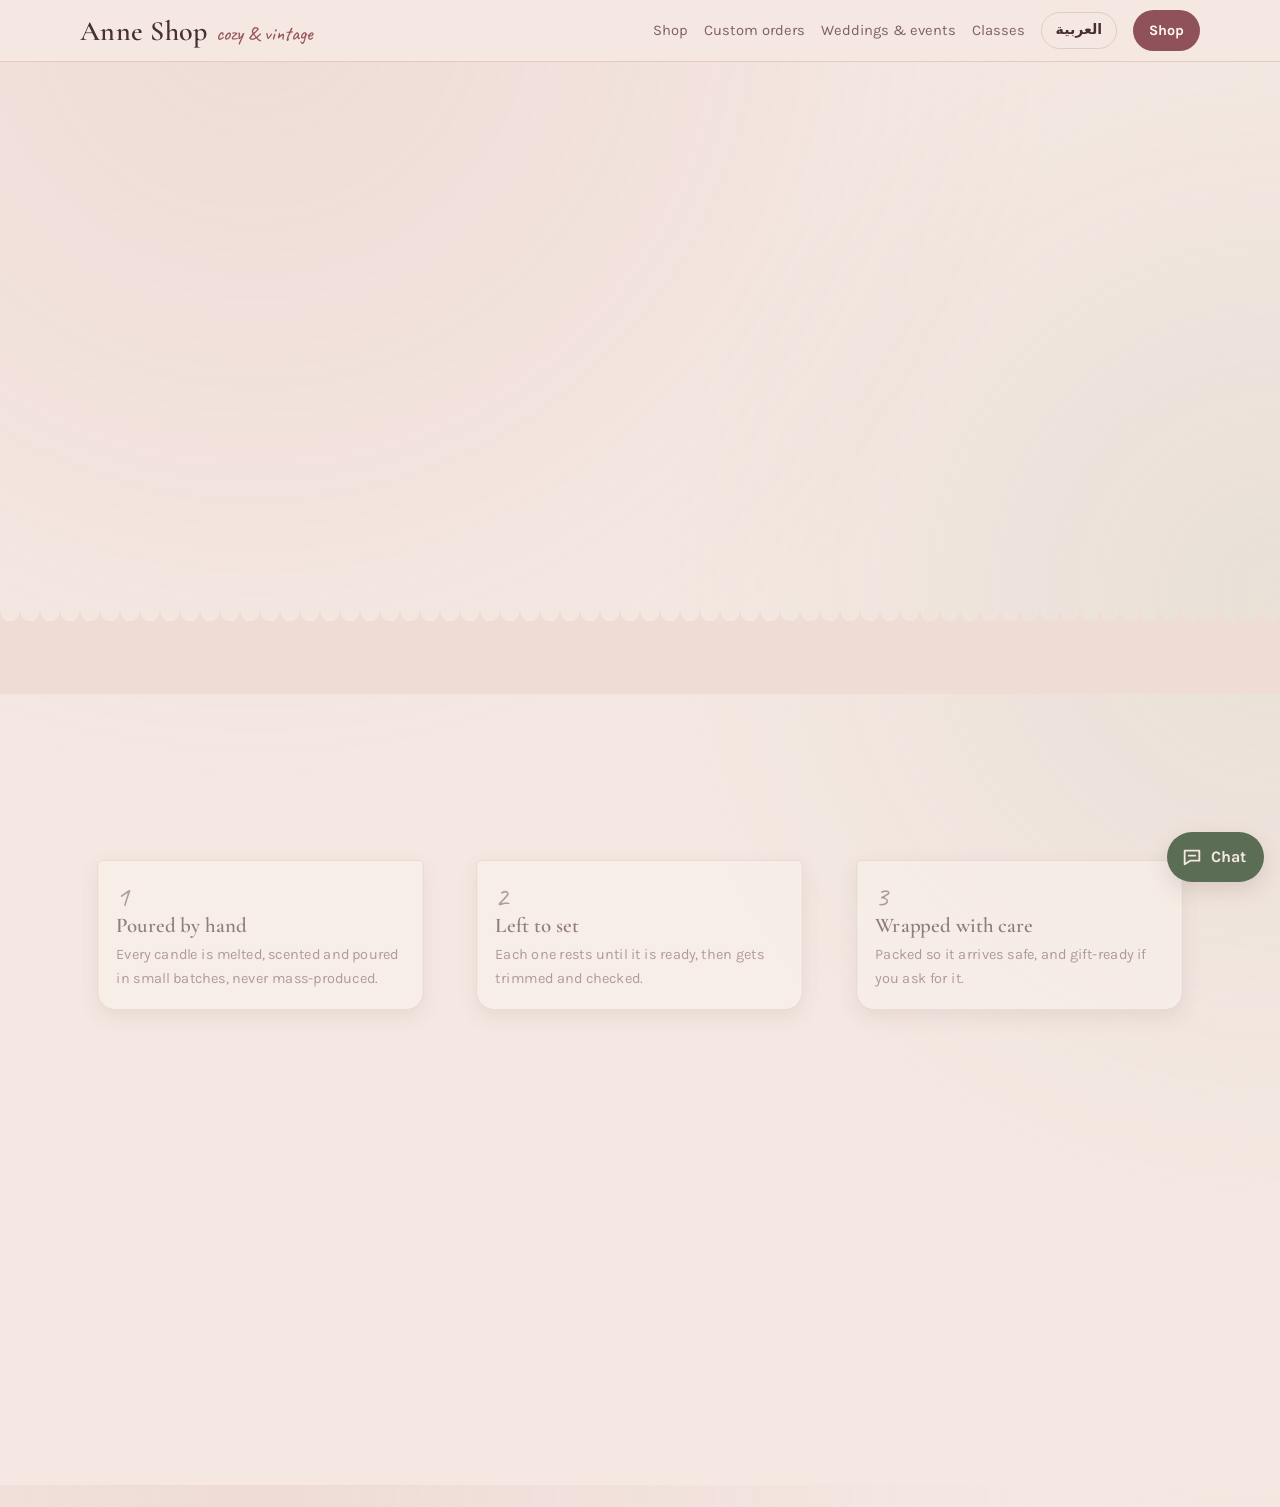
<file: about.html>
<!doctype html>
<html lang="en" dir="ltr">
<head>
<meta charset="utf-8">
<meta name="viewport" content="width=device-width, initial-scale=1, viewport-fit=cover">
<title>Our story | Anne Shop</title>
<meta name="description" content="Meet Anne: the story behind Anne Shop, handmade vintage-inspired candles poured in Bahrain.">
<meta name="theme-color" content="#f5e8e2" media="(prefers-color-scheme: light)">
<meta name="theme-color" content="#271c1e" media="(prefers-color-scheme: dark)">
<meta property="og:type" content="website">
<meta property="og:site_name" content="Anne Shop">
<meta property="og:title" content="Our story | Anne Shop">
<meta property="og:description" content="Meet Anne: the story behind Anne Shop, handmade vintage-inspired candles poured in Bahrain.">
<meta property="og:url" content="https://anneshopbh.com/about">
<meta property="og:image" content="https://anneshopbh.com/og.png">
<meta property="og:image:width" content="1200">
<meta property="og:image:height" content="630">
<meta name="twitter:card" content="summary_large_image">
<meta name="twitter:title" content="Our story | Anne Shop">
<meta name="twitter:description" content="Meet Anne: the story behind Anne Shop, handmade vintage-inspired candles poured in Bahrain.">
<meta name="twitter:image" content="https://anneshopbh.com/og.png">
<link rel="preconnect" href="https://fonts.googleapis.com">
<link rel="preconnect" href="https://fonts.gstatic.com" crossorigin>
<script>
/* Set language and direction before first paint so nothing slides around on load. Arabic fonts load only for Arabic. */
window.__arFonts=function(){if(document.getElementById("arFonts"))return;var k=document.createElement("link");k.id="arFonts";k.rel="stylesheet";k.href="https://fonts.googleapis.com/css2?family=Amiri:wght@400;700&family=Aref+Ruqaa:wght@400;700&display=swap";document.head.appendChild(k);};
(function(){var l="en";try{l=localStorage.getItem("anneshop-lang")||((navigator.language||"").toLowerCase().indexOf("ar")===0?"ar":"en")}catch(e){}
if(l!=="ar")l="en";var h=document.documentElement;h.lang=l;h.dir=l==="ar"?"rtl":"ltr";/*motion-head*/var c="boot",m=false;try{m=!matchMedia("(prefers-reduced-motion: reduce)").matches}catch(e){}if(m){c+=" motion";try{if(!sessionStorage.getItem("anneshop-intro")){sessionStorage.setItem("anneshop-intro","1");if(!/^#(candle|blanket|dress)-/.test(location.hash))c+=" intro-on"}if(sessionStorage.getItem("anneshop-arrive")){sessionStorage.removeItem("anneshop-arrive");c+=" arrive"}}catch(e){}try{if(window.CSS&&CSS.registerProperty){CSS.registerProperty({name:"--hole",syntax:"<length>",inherits:false,initialValue:"-240px"});c+=" hole"}}catch(e){}setTimeout(function(){if(!window.__mo)h.classList.add("rv-off")},4000)}h.className=c;/*/motion-head*/if(l==="ar")window.__arFonts();})();
</script>
<link rel="canonical" href="https://anneshopbh.com/about">
<link rel="icon" href="favicon.svg" type="image/svg+xml">
<link rel="icon" href="favicon-32.png" type="image/png" sizes="32x32">
<link rel="apple-touch-icon" href="apple-touch-icon.png">
<link rel="stylesheet" href="https://fonts.googleapis.com/css2?family=Caveat:wght@500&family=Cormorant+Garamond:ital,wght@0,600;1,500&family=Karla:wght@400;700&display=swap">
<style>
:root{
  --bg:#f5e8e2; --paper:#fbf3ee; --ink:#47302f; --muted:#7e6164;
  --rose:#c98f91; --rose-deep:#97565b; --sage:#a9b6a0; --sage-deep:#5b6d55;
  --line:#e2cbc4; --btn:#8f525a; --btn-ink:#fff8f4; --chip:#efdcd5; --shadow:rgba(90,50,50,.14); --ann:#dfe5d8; --ann-ink:#34402f;
  --f-display:"Cormorant Garamond","Iowan Old Style",Georgia,serif;
  --f-body:"Karla","Trebuchet MS",system-ui,sans-serif;
  --f-hand:"Caveat","Bradley Hand",cursive;
  --dir:1; color-scheme:light;
}
@media (prefers-color-scheme:dark){:root:not([data-theme="light"]){
  --bg:#271c1e; --paper:#33262a; --ink:#f3e4de; --muted:#c3a7a3;
  --rose:#d9a1a3; --rose-deep:#e1a3a6; --sage:#7f9177; --sage-deep:#b2c4a8;
  --line:#4a3739; --btn:#e2aaac; --btn-ink:#2a1d1f; --chip:#3d2d30; --shadow:rgba(0,0,0,.35); --ann:#3a4636; --ann-ink:#e4edd9; color-scheme:dark}}
html[dir="rtl"]{--dir:-1}
html[lang="ar"]{--f-display:"Amiri","Cormorant Garamond",Georgia,serif;--f-body:"Tajawal","Karla",system-ui,sans-serif;--f-hand:"Amiri",serif}

*{box-sizing:border-box}
[hidden]{display:none!important}
.boot *,.boot *::before,.boot *::after{transition:none!important}
html{scroll-behavior:smooth;scroll-padding-top:76px;-webkit-text-size-adjust:100%}
@media (prefers-reduced-motion:reduce){html{scroll-behavior:auto}}
body{margin:0;background:var(--bg);color:var(--ink);font:400 16px/1.6 var(--f-body);
  background-image:radial-gradient(circle at 20% 0%,color-mix(in srgb,var(--rose) 14%,transparent),transparent 45%),radial-gradient(circle at 100% 40%,color-mix(in srgb,var(--sage) 16%,transparent),transparent 40%)}
body::before{content:"";position:fixed;inset:0 0 auto;height:env(safe-area-inset-top,0px);background:var(--bg);z-index:30}
img{max-width:100%}
html{-webkit-tap-highlight-color:rgba(168,101,107,.18)}
button,a,input,select,summary,label{touch-action:manipulation}
.detail,.db,.panel,.lb{overscroll-behavior:contain}
.x{min-width:44px;min-height:44px}
h1,h2,h3{font-family:var(--f-display);font-weight:600;line-height:1.12;margin:0;text-wrap:balance}
a{color:inherit}
button{font:inherit;cursor:pointer}
:focus-visible{outline:2px solid var(--rose-deep);outline-offset:3px}
.gut{padding-left:max(16px,env(safe-area-inset-left,0px));padding-right:max(16px,env(safe-area-inset-right,0px))}
.wrap{max-width:1120px;margin:0 auto}
.hand{font-family:var(--f-hand);font-size:1.45rem;color:var(--rose-deep);line-height:1.1;margin:0}
.eyebrow{font-size:.74rem;letter-spacing:.18em;text-transform:uppercase;color:var(--muted);font-weight:700;margin:0}
html[lang="ar"] .eyebrow,html[lang="ar"] .tag{letter-spacing:0;text-transform:none}

/* announcement */
.ann{background:var(--ann);color:var(--ann-ink);font-size:.92rem}
.annin{display:flex;align-items:center;justify-content:center;gap:12px;padding-block:8px;text-align:center}
.annin a{font-weight:700}
.annin button{background:none;border:0;color:inherit;font-size:1.3rem;line-height:1;padding:2px 6px}

/* header */
header{position:sticky;top:env(safe-area-inset-top,0px);z-index:20;background:var(--bg);border-bottom:1px solid var(--line)}
.bar{display:flex;align-items:center;justify-content:space-between;gap:12px;padding-block:10px}
.logo{display:flex;align-items:baseline;gap:8px;text-decoration:none}
.logo b{font:600 1.75rem var(--f-display);letter-spacing:.01em}
.logo span{font:500 1.25rem var(--f-hand);color:var(--rose-deep)}
nav{display:flex;align-items:center;gap:16px}
nav a.lnk{text-decoration:none;font-size:.92rem;color:var(--muted)}
nav a.lnk:hover{color:var(--ink)}
.langbtn{background:transparent;border:1.5px solid var(--line);color:var(--ink);border-radius:999px;padding:6px 14px;font-size:.88rem;font-weight:700}
.cartbtn{display:flex;align-items:center;gap:8px;background:var(--btn);color:var(--btn-ink);border:0;border-radius:999px;padding:9px 16px;font-weight:700;font-size:.9rem}
.cartbtn i{font-style:normal;background:var(--btn-ink);color:var(--btn);border-radius:999px;min-width:22px;height:22px;display:grid;place-items:center;font-size:.78rem;padding:0 6px}

/* hero */
.hero{display:grid;grid-template-columns:1.1fr .9fr;gap:40px;align-items:center;padding-block:48px 40px}
.hero>*{min-width:0}
.hero h1{font-size:clamp(2.6rem,6.5vw,4.6rem);margin:12px 0 18px}
.hero h1 em{color:var(--rose-deep);font-weight:500}
.hero p.lead{max-width:46ch;color:var(--muted);font-size:1.08rem;margin:0 0 26px}
.cta{display:flex;flex-wrap:wrap;gap:12px;align-items:center}
.btn{display:inline-block;background:var(--btn);color:var(--btn-ink);border:0;border-radius:999px;padding:13px 26px;font-weight:700;text-decoration:none;text-align:center}
.btn.ghost{background:transparent;color:var(--ink);border:1.5px solid var(--rose-deep)}
.btn:disabled{opacity:.5;cursor:not-allowed}
.plate{position:relative;aspect-ratio:1/1.05;max-width:440px;width:100%;margin-inline:auto;background:var(--paper);border-radius:46% 46% 8px 8px/38% 38% 8px 8px;
  border:1px solid var(--line);box-shadow:0 18px 40px var(--shadow);display:grid;place-items:center}
.plate::after{content:"";position:absolute;inset:10px;border:1.5px dashed var(--rose);border-radius:inherit;opacity:.55;pointer-events:none}
.plate svg{width:78%;height:auto}
.stamp{position:absolute;inset-inline-end:-6px;bottom:22px;transform:rotate(-9deg);background:var(--sage);color:#161d12;border-radius:50%;width:92px;height:92px;display:grid;place-items:center;text-align:center;
  font:600 .98rem/1.05 var(--f-display);border:2px dashed #26301f55;padding:8px}

.scallop{height:16px;background:radial-gradient(circle at 10px 0,transparent 9px,var(--chip) 9.5px) 0 0/20px 16px repeat-x}
.promise{background:var(--chip);padding-block:18px}
.promise ul{list-style:none;margin:0 auto;padding:0;max-width:1120px;display:flex;flex-wrap:wrap;justify-content:space-between;gap:10px 28px;font-family:var(--f-display);font-size:1.2rem;font-style:italic}
html[lang="ar"] .promise ul{font-style:normal}
.promise li::before{content:"\2766";color:var(--rose-deep);margin-inline-end:9px;font-style:normal}

/* shop */
section{padding-block:56px 12px}
.head{display:flex;flex-wrap:wrap;justify-content:space-between;align-items:end;gap:16px;margin-bottom:18px}
.head h2{font-size:clamp(2rem,4.5vw,3rem)}
.tools{display:flex;flex-wrap:wrap;gap:10px;align-items:center}
.tools input,.tools select{font:400 .95rem var(--f-body);color:var(--ink);background:var(--paper);border:1.5px solid var(--line);border-radius:999px;padding:9px 16px}
.tools input{width:min(260px,100%)}
.chips{display:flex;flex-wrap:wrap;gap:8px;margin-bottom:22px}
.chip{background:transparent;border:1.5px solid var(--line);color:var(--ink);border-radius:999px;padding:7px 16px;font-size:.9rem}
.chip[aria-pressed="true"]{background:var(--sage-deep);border-color:var(--sage-deep);color:var(--bg)}
.grid{display:grid;grid-template-columns:repeat(auto-fill,minmax(250px,1fr));gap:22px}
.grid>p{grid-column:1/-1;color:var(--muted)}
.card{background:var(--paper);border:1px solid var(--line);border-radius:6px 6px 22px 22px;overflow:hidden;display:flex;flex-direction:column;min-width:0;transition:transform .25s,box-shadow .25s}
@media (hover:hover){.card:hover{transform:translateY(-4px);box-shadow:0 14px 28px var(--shadow)}}
.art{aspect-ratio:1/.92;display:grid;place-items:center;position:relative;border-bottom:1px solid var(--line);text-decoration:none}
.art svg{width:74%;height:auto}
.art img{position:absolute;inset:0;width:100%;height:100%;object-fit:cover}
.tag{position:absolute;top:12px;inset-inline-start:12px;background:var(--rose-deep);color:var(--btn-ink);font-size:.7rem;letter-spacing:.12em;text-transform:uppercase;font-weight:700;padding:3px 10px;border-radius:3px;z-index:1}
.info{padding:16px 18px 18px;display:flex;flex-direction:column;gap:6px;flex:1}
.info h3{font-size:1.5rem}
.info h3 a{text-decoration:none}
.notes{color:var(--muted);font-size:.92rem;margin:0}
.size{font-family:var(--f-hand);font-size:1.2rem;color:var(--sage-deep)}
.buy{display:flex;justify-content:space-between;align-items:center;gap:8px;margin-top:auto;padding-top:12px}
.price{font:600 1.35rem var(--f-display)}
.add{background:transparent;color:var(--ink);border:1.5px solid var(--rose-deep);border-radius:999px;padding:7px 16px;font-weight:700;font-size:.88rem;text-decoration:none;display:inline-block;white-space:nowrap}
@media (hover:hover){.add:hover{background:var(--btn);color:var(--btn-ink);border-color:var(--btn)}}
.add:active{background:var(--btn);color:var(--btn-ink);border-color:var(--btn)}
.add:disabled{opacity:.5;cursor:not-allowed}

/* story + custom */
.story{display:grid;grid-template-columns:.8fr 1.2fr;gap:44px;align-items:center}
.story>*{min-width:0}
.note{background:var(--paper);border:1px solid var(--line);padding:30px 28px;transform:rotate(-1.6deg);box-shadow:0 10px 24px var(--shadow);
  background-image:repeating-linear-gradient(transparent 0 31px,color-mix(in srgb,var(--rose) 28%,transparent) 31px 32px)}
.note p{font-family:var(--f-hand);font-size:1.6rem;line-height:32px;margin:0}
.story h2{font-size:clamp(1.9rem,4vw,2.7rem);margin-bottom:14px}
.story p{color:var(--muted);max-width:52ch;margin:0 0 12px}
.cform{background:var(--paper);border:1px solid var(--line);border-radius:6px 6px 22px 22px;padding:30px;max-width:760px;margin-inline:auto;box-shadow:0 12px 28px var(--shadow)}
.cform h2{font-size:clamp(1.9rem,4vw,2.6rem);margin:6px 0 10px}
.cform .lead{color:var(--muted);margin:0 0 18px}
.frow{display:grid;grid-template-columns:repeat(auto-fit,minmax(190px,1fr));gap:14px;margin-bottom:14px}
.frow>*{min-width:0}
.fld{display:flex;flex-direction:column;gap:4px;font-size:.85rem;font-weight:700;color:var(--muted)}
.fld input,.fld textarea,.fld select{font:400 1rem var(--f-body);color:var(--ink);background:var(--bg);border:1.5px solid var(--line);border-radius:8px;padding:10px 12px;width:100%}
.fld textarea{resize:vertical;min-height:72px}
.chk{display:flex;gap:10px;align-items:center;font-size:.95rem;color:var(--ink);font-weight:500}
.chk input{width:18px;height:18px;accent-color:var(--btn)}
.sum{font:400 .86rem/1.5 ui-monospace,Menlo,monospace;white-space:pre-wrap;background:var(--bg);border:1px dashed var(--rose);border-radius:8px;padding:12px;max-height:240px;overflow:auto;margin:0;direction:ltr;text-align:left}
.fine{font-size:.82rem;color:var(--muted);margin:0}
.err{color:var(--rose-deep);font-weight:700}
.links{display:flex;gap:10px;flex-wrap:wrap}
.links .btn{flex:1;min-width:140px;padding:12px 14px}

footer{margin-top:64px;border-top:1px solid var(--line);padding-block:30px 40px;display:flex;flex-wrap:wrap;gap:16px 40px;justify-content:space-between;color:var(--muted);font-size:.92rem}
footer b{font:600 1.5rem var(--f-display);color:var(--ink)}
footer a{color:var(--rose-deep);font-weight:700}

/* detail page */
.detail{position:fixed;inset:0;z-index:35;background:var(--bg);overflow:auto;padding-top:env(safe-area-inset-top,0px);padding-bottom:env(safe-area-inset-bottom,0px)}
.dtop{padding-block:14px}
.back{background:none;border:0;color:var(--rose-deep);font-weight:700;padding:6px 0;text-align:start}
.dgrid{display:grid;grid-template-columns:1fr 1fr;gap:36px;padding-bottom:60px;align-items:start}
.dgrid>*{min-width:0}
.dmain{position:relative;aspect-ratio:1/1;background:var(--paper);border:1px solid var(--line);border-radius:6px 6px 22px 22px;overflow:hidden;display:grid;place-items:center}
.dmain img{width:100%;height:100%;object-fit:cover}
.dmain svg{width:72%;height:auto}
.thumbs{display:flex;gap:10px;margin-top:12px;flex-wrap:wrap}
.tb{width:68px;height:68px;border:2px solid var(--line);border-radius:8px;padding:0;overflow:hidden;background:var(--paper)}
.tb img{width:100%;height:100%;object-fit:cover;display:block}
.tb[aria-pressed="true"]{border-color:var(--rose-deep)}
.dinfo h2{font-size:clamp(2rem,4.5vw,3rem);margin:4px 0 6px}
.dprice{font:600 1.8rem var(--f-display);margin:8px 0 12px}
.dinfo .lead{color:var(--muted);margin:0 0 16px}
.grp{margin-bottom:16px}
.grp h3{margin:0 0 8px;font-size:.85rem;font-weight:700;color:var(--muted)}
.opts{display:flex;flex-wrap:wrap;gap:8px}
.opt{background:transparent;color:var(--ink);border:1.5px solid var(--line);border-radius:999px;padding:8px 16px;font-size:.92rem}
.opt[aria-pressed="true"]{background:var(--sage-deep);border-color:var(--sage-deep);color:var(--bg)}
.buyrow{display:flex;gap:14px;align-items:center;flex-wrap:wrap;margin:18px 0 22px}
.qty{display:inline-flex;align-items:center;gap:8px}
.qty button{width:28px;height:28px;border-radius:50%;border:1.5px solid var(--line);background:transparent;color:var(--ink);line-height:1;padding:0}
.qty span{min-width:20px;text-align:center;font-variant-numeric:tabular-nums}
.facts{border-top:1px dashed var(--line);padding-top:16px;display:grid;gap:16px}
.facts h3{margin:0 0 6px;font:600 1.3rem var(--f-display)}
.facts p{margin:0;color:var(--muted)}
.facts ul{margin:0;padding-inline-start:20px;color:var(--muted)}

/* modal (scent finder) */
.modal{position:fixed;inset:0;z-index:45;background:rgba(40,22,24,.5);display:grid;place-items:center;padding:16px}
.panel{background:var(--paper);border:1px solid var(--line);border-radius:14px;width:min(520px,100%);max-height:calc(100dvh - 32px);overflow:auto}
.qb{padding:6px 20px 22px}
.qb h3{font-size:1.7rem;margin:8px 0 14px}
.qopts{display:grid;gap:10px}
.qopt{background:var(--bg);border:1.5px solid var(--line);color:var(--ink);border-radius:12px;padding:12px 16px;text-align:start;font-weight:700}
.qopt:hover{border-color:var(--rose-deep)}
.qres{display:grid;grid-template-columns:64px 1fr auto;gap:12px;align-items:center;text-decoration:none;border:1px solid var(--line);border-radius:12px;padding:10px;margin-bottom:10px;background:var(--bg)}
.qres>*{min-width:0}
.qres b{font:600 1.2rem var(--f-display)}
.qstep{font-size:.8rem;color:var(--muted);font-weight:700}

/* cart drawer */
.scrim{position:fixed;inset:0;background:rgba(40,22,24,.5);z-index:40;opacity:0;pointer-events:none;transition:opacity .25s}
.scrim.on{opacity:1;pointer-events:auto}
aside{position:fixed;top:0;bottom:0;inset-inline-end:0;width:min(430px,100%);background:var(--paper);z-index:50;transform:translateX(calc(105% * var(--dir)));transition:transform .3s;display:flex;flex-direction:column;
  border-inline-start:1px solid var(--line);padding-top:env(safe-area-inset-top,0px);padding-bottom:env(safe-area-inset-bottom,0px);padding-left:env(safe-area-inset-left,0px);padding-right:env(safe-area-inset-right,0px)}
aside.on{transform:none}
.dh{display:flex;justify-content:space-between;align-items:center;padding:16px 20px;border-bottom:1px solid var(--line)}
.dh h2{font-size:1.9rem}
.x{background:none;border:0;color:var(--ink);font-size:1.6rem;line-height:1;padding:4px 8px}
.db{flex:1;overflow:auto;padding:8px 20px 20px}
.empty{text-align:center;color:var(--muted);padding:48px 12px}
.empty .hand{display:block;font-size:1.8rem;margin-bottom:6px}
.line{display:grid;grid-template-columns:64px 1fr auto;gap:12px;align-items:center;padding:14px 0;border-bottom:1px dashed var(--line)}
.line>*{min-width:0}
.thumb{width:64px;height:64px;border-radius:8px;background:var(--bg);display:grid;place-items:center;overflow:hidden;position:relative}
.thumb svg{width:84%}
.thumb img{width:100%;height:100%;object-fit:cover}
.line h3{margin:0;font:600 1.15rem var(--f-display)}
.line small{color:var(--muted);display:block}
.line .qty{margin-top:4px}
.lt{font-variant-numeric:tabular-nums;font-weight:700}
.df{border-top:1px solid var(--line);padding:16px 20px 20px;display:flex;flex-direction:column;gap:12px}
.tot{display:flex;justify-content:space-between;font:600 1.5rem var(--f-display)}
.df .btn{width:100%}
.df .links .btn{width:auto}
.toast{position:fixed;left:50%;bottom:calc(24px + env(safe-area-inset-bottom,0px));transform:translate(-50%,30px);background:var(--ink);color:var(--bg);padding:10px 20px;border-radius:999px;font-size:.9rem;opacity:0;transition:.25s;z-index:60;pointer-events:none;max-width:calc(100% - 32px);text-align:center}
.toast.on{opacity:1;transform:translate(-50%,0)}

/* featured candle */
.feat{display:grid;grid-template-columns:.9fr 1.1fr;gap:32px;align-items:center;background:var(--paper);border:1px solid var(--line);border-radius:6px 6px 26px 26px;padding:26px;box-shadow:0 14px 32px var(--shadow);position:relative}
.feat>*{min-width:0}
.feat::before{content:"";position:absolute;inset:8px;border:1.5px dashed var(--rose);border-radius:inherit;opacity:.45;pointer-events:none}
.fart{aspect-ratio:1/.9;border-radius:14px;overflow:hidden;display:grid;place-items:center;position:relative;text-decoration:none}
.fart svg{width:70%;height:auto}
.fart img{position:absolute;inset:0;width:100%;height:100%;object-fit:cover}
.feat h2{font-size:clamp(2rem,4.5vw,3rem);margin:4px 0 8px}
.feat .lead{color:var(--muted);margin:0 0 12px}
.fnote{font-family:var(--f-hand);font-size:1.5rem;color:var(--sage-deep);margin:0 0 14px;line-height:1.2}
.featrow{display:flex;gap:16px;align-items:center;flex-wrap:wrap}

/* galleries */
.lead2{color:var(--muted);max-width:60ch;margin:0 0 20px}
.gal{display:grid;grid-template-columns:repeat(auto-fill,minmax(220px,1fr));gap:14px}
.gi{margin:0;background:var(--paper);border:1px solid var(--line);border-radius:6px 6px 18px 18px;overflow:hidden;display:flex;flex-direction:column;min-width:0}
.gi.vid{grid-column:span 2}
.gb{display:block;width:100%;aspect-ratio:1/1;padding:0;border:0;background:var(--chip);cursor:zoom-in}
.gb img{width:100%;height:100%;object-fit:cover;display:block}
.gi video,.gi iframe{width:100%;aspect-ratio:16/10;border:0;background:#000;display:block}
.gi figcaption{padding:10px 14px 12px;font-size:.9rem;color:var(--muted)}
.gi figcaption b{display:block;color:var(--ink);font:600 1.1rem var(--f-display)}
.lb{position:fixed;inset:0;z-index:55;background:rgba(30,16,18,.9);display:grid;grid-template-rows:1fr auto;padding:16px;padding-top:calc(16px + env(safe-area-inset-top,0px));padding-bottom:calc(16px + env(safe-area-inset-bottom,0px))}
.lb .stage{display:grid;place-items:center;min-height:0}
.lb img{max-width:100%;max-height:100%;object-fit:contain;border-radius:8px}
.lb .cap{color:#f3e4de;text-align:center;padding-top:10px;min-height:1.6em}
.lb .x{color:#fff;position:absolute;font-size:2rem}
.lbc{top:calc(10px + env(safe-area-inset-top,0px));inset-inline-end:14px}
.lbn{top:50%;transform:translateY(-50%);background:rgba(0,0,0,.35)!important;border-radius:50%;width:44px;height:44px}
.lbp{inset-inline-start:10px}
.lbnx{inset-inline-end:10px}
.lbn span{display:inline-block;transform:scaleX(var(--dir))}

/* whatsapp button, share, notify */
.fab{position:fixed;z-index:36;bottom:calc(18px + env(safe-area-inset-bottom,0px));inset-inline-end:max(16px,env(safe-area-inset-right,0px),env(safe-area-inset-left,0px));display:flex;align-items:center;gap:8px;background:var(--sage-deep);color:var(--bg);text-decoration:none;font-weight:700;border-radius:999px;padding:12px 18px 12px 14px;box-shadow:0 8px 22px var(--shadow)}
.fab svg{flex:none}
.share{display:flex;gap:10px;align-items:center;flex-wrap:wrap;margin:0 0 20px}
.btn.sm{padding:7px 16px;font-size:.88rem}
.notify{border:1px dashed var(--rose);border-radius:12px;padding:14px;margin:0 0 18px;display:flex;flex-direction:column;gap:10px}

@keyframes flick{0%,100%{transform:scale(1,1) rotate(-1deg)}35%{transform:scale(.94,1.07) rotate(1.5deg)}70%{transform:scale(1.03,.96) rotate(-1.5deg)}}
.flame{animation:flick 2.6s ease-in-out infinite;transform-box:fill-box;transform-origin:50% 100%}
@media (prefers-reduced-motion:reduce){.flame{animation:none}.card,aside,.scrim,.toast{transition:none}}
@media (max-width:760px){
  .hero,.story,.dgrid{grid-template-columns:1fr;gap:28px}
  .hero{padding-top:30px}
  .plate{max-width:340px}
  nav a.lnk{display:none}
  nav{gap:10px}
  .logo span{display:none}
  .promise ul{flex-direction:column}
  .cform{padding:22px 18px}
  .feat{grid-template-columns:1fr;padding:20px 18px;gap:20px}
  .gal{grid-template-columns:repeat(2,1fr)}
  .gi.vid{grid-column:1/-1}
  .fab span{display:none}
  .fab{padding:14px;min-width:48px;min-height:48px;justify-content:center;transition:bottom .2s}
  .fab.up{bottom:calc(92px + env(safe-area-inset-bottom,0px))}
  .toast{bottom:calc(92px + env(safe-area-inset-bottom,0px))}
  /* comfortable tap targets and no iOS focus-zoom */
  .logo{min-height:44px;align-items:center}
  .langbtn{min-height:44px;padding-inline:16px}
  .cartbtn{min-height:44px}
  .back{min-height:44px;padding-inline:4px;display:inline-flex;align-items:center}
  .x{min-width:44px;min-height:44px}
  .tools{width:100%}
  .tools input,.tools select{font-size:16px;min-height:44px}
  .tools input{flex:1;width:auto;min-width:0}
  .chips{flex-wrap:nowrap;overflow-x:auto;scroll-snap-type:x proximity;scroll-padding-inline:16px;margin-inline:-16px;padding-inline:16px;padding-bottom:4px;scrollbar-width:none;-webkit-overflow-scrolling:touch}
  .chips::-webkit-scrollbar{display:none}
  .chip{flex:none;min-height:44px;padding-inline:18px;scroll-snap-align:start}
  .fld input,.fld textarea,.fld select{font-size:16px}
  .opt{min-height:44px}
  .qty button{width:44px;height:44px;font-size:1.2rem}
  .qty{gap:6px}
  .btn.sm{min-height:44px;display:inline-flex;align-items:center}
  .qopt{min-height:48px}
  .hero{padding-block:22px 20px;gap:20px}
  .hero h1{font-size:clamp(2.2rem,10vw,2.8rem);margin:8px 0 12px}
  .hero p.lead{font-size:1rem;margin-bottom:20px}
  .plate{max-width:240px}
  .stamp{width:76px;height:76px;font-size:.84rem}
  section{padding-block:40px 8px}
  .cta{align-items:stretch}
  .cta .btn{flex:1;min-width:140px;padding:14px 16px;display:flex;align-items:center;justify-content:center}
  /* two-up product grid */
  .grid{grid-template-columns:repeat(2,minmax(0,1fr));gap:12px}
  .art{aspect-ratio:1/1}
  .tag{top:8px;inset-inline-start:8px;font-size:.62rem;padding:2px 7px}
  .info{padding:12px 12px 14px;gap:4px}
  .info h3{font-size:1.2rem}
  .info h3 a{display:flex;align-items:center;min-height:44px}
  .chk{min-height:44px}
  .chk input{width:22px;height:22px}
  .notes{font-size:.82rem;display:-webkit-box;-webkit-line-clamp:2;-webkit-box-orient:vertical;overflow:hidden}
  .size{font-size:1.05rem}
  .buy{flex-direction:column;align-items:stretch;gap:8px}
  .price{font-size:1.2rem}
  .add{width:100%;text-align:center;min-height:44px;padding-block:10px;display:inline-flex;align-items:center;justify-content:center}
  /* candle page: swipe gallery + sticky buy bar */
  .dmain{aspect-ratio:1/.9}
  .thumbs{flex-wrap:nowrap;overflow-x:auto;justify-content:center;gap:8px}
  .tb{width:48px;height:48px;flex:none}
  .dgrid{gap:18px;padding-bottom:24px}
  .buyrow{position:sticky;bottom:0;z-index:3;background:var(--bg);margin:18px -16px 18px;padding:10px 16px calc(10px + env(safe-area-inset-bottom,0px));border-top:1px solid var(--line);box-shadow:0 -8px 18px var(--shadow);flex-wrap:nowrap;gap:10px}
  .buyrow .bprice{display:block;font:600 1.3rem var(--f-display);white-space:nowrap;margin-inline-end:auto}
  .buyrow .btn{padding-inline:20px;min-height:48px}
  .share .btn{flex:1}
  /* cart */
  .dh{padding:10px 8px 10px 20px}
  .df .links .btn{flex:1}
  .lbn{width:48px;height:48px}
}
.bprice{display:none}
.slides{display:flex;width:100%;height:100%;overflow-x:auto;scroll-snap-type:x mandatory;scrollbar-width:none;overscroll-behavior-x:contain}
.slides::-webkit-scrollbar{display:none}
.slides>*{flex:0 0 100%;width:100%;height:100%;scroll-snap-align:start;object-fit:cover}

/* about page */
.ahero{display:grid;grid-template-columns:.85fr 1.15fr;gap:48px;align-items:center;padding-block:56px 36px}
.ahero>*{min-width:0}
.ahero h1{font-size:clamp(2.3rem,6vw,4rem);margin:10px 0 18px}
.ahero h1 em{color:var(--rose-deep);font-weight:500}
.ahero p{color:var(--muted);font-size:1.08rem;max-width:54ch;margin:0 0 14px}
.ahero .note{max-width:380px;margin-inline:auto}
.steps{display:grid;grid-template-columns:repeat(3,1fr);gap:18px;margin-top:22px}
.stp{background:var(--paper);border:1px solid var(--line);border-radius:6px 6px 20px 20px;padding:22px 20px;box-shadow:0 8px 20px var(--shadow)}
.stp .hand{font-size:2rem}
.stp h3{font-size:1.45rem;margin:2px 0 6px}
.stp p{margin:0;color:var(--muted)}
.ctas{background:var(--paper);border:1px solid var(--line);border-radius:6px 6px 26px 26px;padding:34px 26px;text-align:center;box-shadow:0 12px 28px var(--shadow);max-width:760px;margin-inline:auto}
.ctas h2{font-size:clamp(1.9rem,4vw,2.6rem);margin:0 0 8px}
.ctas p{color:var(--muted);margin:0 0 20px}
.ctas .cta{justify-content:center}
@media (max-width:760px){
  .ahero{grid-template-columns:1fr;gap:22px;padding-block:22px 18px}
  .steps{grid-template-columns:1fr}
  .ctas{padding:26px 18px}
  .ctas .btn{flex:1 1 100%;min-height:48px;display:flex;align-items:center;justify-content:center}
}

/*motion-css*/
/* ===== Motion (shared by index, about, events; built in from motion/) ===== */
/* Cozy candle-lighting intro, first page of a visit only (about 5.5s; shop shows from about 4s; tap to skip):
   dim warm room -> spark -> flame catches -> warm glow + drifting embers -> name -> handwritten subtitle -> light spreads to reveal the page */
.intro{display:none}
html.intro-on .intro{position:fixed;inset:0;z-index:200;display:grid;place-items:center;overflow:hidden;cursor:pointer;background:#1b1213;color:#f6e6dc}
html.intro-on .intro::before{content:"";position:absolute;inset:0;opacity:0;animation:iRoom 2.2s ease-out .85s forwards;
  background:radial-gradient(circle at var(--fx,50%) var(--fy,42%),#56372b 0%,#33221e 34%,#1b1213 72%)}
html.intro-on:not(.hole) .intro{animation:iFade 1.3s ease-in-out 4s forwards}
html.intro-on.hole .intro{--hole:-240px;animation:iHole 1.5s cubic-bezier(.55,.05,.35,1) 3.95s forwards;
  -webkit-mask-image:radial-gradient(circle at var(--fx,50%) var(--fy,42%),transparent var(--hole),#000 calc(var(--hole) + 220px));
  mask-image:radial-gradient(circle at var(--fx,50%) var(--fy,42%),transparent var(--hole),#000 calc(var(--hole) + 220px))}
html.intro-on.intro-skip .intro{animation:iSkip .5s ease forwards}
.i-in{position:relative;display:flex;flex-direction:column;align-items:center;text-align:center;padding:16px;animation:iIn .9s ease-out .1s both,iInOut .8s ease-in 3.8s forwards}
.i-scene{position:relative;width:clamp(150px,20vmin,210px);aspect-ratio:1;isolation:isolate}
.i-glow{position:absolute;left:50%;top:37.3%;width:560px;height:560px;margin:-280px 0 0 -280px;border-radius:50%;pointer-events:none;z-index:0;opacity:0;transform:scale(.3);
  background:radial-gradient(circle,rgba(255,214,150,.62) 0%,rgba(250,190,120,.26) 22%,rgba(246,180,110,.1) 42%,rgba(246,180,110,0) 66%);
  animation:iGlowIn 2.2s cubic-bezier(.2,.7,.2,1) .9s forwards,iBreathe 3.4s ease-in-out 3.1s infinite,iGlowOut 1.4s ease-in 3.9s forwards}
.i-cup{position:relative;z-index:1;display:block;width:100%;height:100%;overflow:visible;filter:brightness(.45) saturate(.7);animation:iWarm 1.8s ease-out .85s forwards}
.i-flame{transform-box:fill-box;transform-origin:50% 100%;transform:scale(0);animation:iFlame 1.2s cubic-bezier(.25,.8,.3,1) .8s forwards,iFlick 3.2s ease-in-out 2.05s infinite}
.i-spark{transform-box:fill-box;transform-origin:center;opacity:0;animation:iSpark .75s ease-out .7s}
.i-ember{position:absolute;z-index:2;left:50%;top:30.7%;width:4px;height:4px;margin:-2px 0 0 -2px;border-radius:50%;background:#ffd79a;box-shadow:0 0 6px 2px rgba(255,190,110,.55);opacity:0;
  animation:iEmber var(--t,2.8s) ease-out var(--d,2s) 2 both}
.i-name{position:relative;font:600 2.6rem/1.1 var(--f-display);color:#f6e6dc;letter-spacing:.06em;margin:16px 0 0;text-shadow:0 0 22px rgba(255,190,120,.28);opacity:0;
  animation:iName 1.4s cubic-bezier(.2,.7,.2,1) 1.4s forwards}
.i-sub{position:relative;font:500 1.5rem/1.3 var(--f-hand);color:#eaa9a3;margin:6px 0 0;clip-path:inset(0 100% 0 0);animation:iWrite 1.3s cubic-bezier(.45,.05,.35,1) 1.9s forwards}
html[dir="rtl"] .i-sub{clip-path:inset(0 0 0 100%)}
html[lang="ar"] .i-sub [lang="en"],html:not([lang="ar"]) .i-sub [lang="ar"]{display:none}
@keyframes iRoom{to{opacity:1}}
@keyframes iIn{from{opacity:0;transform:translateY(12px)}}
@keyframes iInOut{to{opacity:0;transform:translateY(-12px) scale(.98)}}
@keyframes iWarm{to{filter:brightness(1) saturate(1)}}
@keyframes iSpark{0%{opacity:0;transform:scale(.2)}30%{opacity:1;transform:scale(1.8)}100%{opacity:0;transform:scale(.4)}}
@keyframes iFlame{0%{transform:scale(0)}30%{transform:scale(.32,.5)}48%{transform:scale(.26,.4)}100%{transform:scale(1)}}
@keyframes iFlick{0%,100%{transform:scale(1,1) rotate(-1deg)}30%{transform:scale(.96,1.05) rotate(1.2deg)}60%{transform:scale(1.03,.97) rotate(-1.4deg)}80%{transform:scale(.98,1.03) rotate(.6deg)}}
@keyframes iGlowIn{to{opacity:1;transform:scale(1)}}
@keyframes iBreathe{0%,100%{opacity:1;transform:scale(1)}50%{opacity:.82;transform:scale(1.07)}}
@keyframes iGlowOut{to{opacity:0;transform:scale(3.4)}}
@keyframes iEmber{0%{opacity:0;transform:translate(0,0) scale(.7)}18%{opacity:.95}100%{opacity:0;transform:translate(var(--x,0px),-120px) scale(.2)}}
@keyframes iName{from{opacity:0;letter-spacing:.34em;transform:translateY(8px)}to{opacity:1;letter-spacing:.06em;transform:none}}
@keyframes iWrite{to{clip-path:inset(0 0 0 0)}}
@keyframes iHole{to{--hole:170vmax;visibility:hidden}}
@keyframes iFade{to{opacity:0;visibility:hidden}}
@keyframes iSkip{to{opacity:0;visibility:hidden}}

/* sections drift up softly as they come into view (.rv = one block, .rvs = its children one after another) */
html.motion:not(.rv-off) .rv:not(.in),html.motion:not(.rv-off) .rvs:not(.in)>*{opacity:0;transform:translateY(22px)}
html.motion .rv.in,html.motion .rvs.in>*{animation:rvIn 1.3s cubic-bezier(.22,.61,.36,1) var(--dl,0s) backwards}
@keyframes rvIn{from{opacity:0;transform:translateY(22px)}}

/* header gets a soft shadow when scrolling */
html.motion header{transition:box-shadow .6s ease}
html.scrolled header{box-shadow:0 8px 24px var(--shadow)}

/* candle page, scent finder and photo viewer open slowly and softly */
html.motion .detail{animation:dIn .65s cubic-bezier(.22,.61,.36,1);transform-origin:var(--ox,50%) var(--oy,35%)}
html.motion .detail.closing{animation:dOut .38s cubic-bezier(.4,0,.6,1) forwards;pointer-events:none}
html.motion .modal:not([hidden]){animation:fIn .45s ease}
html.motion .modal:not([hidden]) .panel{animation:pIn .6s cubic-bezier(.22,.61,.36,1)}
html.motion .lb:not([hidden]){animation:fIn .4s ease}
@keyframes dIn{from{opacity:0;transform:scale(.92)}}
@keyframes dOut{to{opacity:0;transform:scale(.97)}}
@keyframes pIn{from{opacity:0;transform:translateY(16px) scale(.97)}}
@keyframes fIn{from{opacity:0}}

/* page to page: View Transitions where supported, a soft fade everywhere else */
@media (prefers-reduced-motion:no-preference){
  @view-transition{navigation:auto}
  header{view-transition-name:site-head}
  ::view-transition-old(root){animation:vtOut .45s ease both}
  ::view-transition-new(root){animation:vtIn .8s cubic-bezier(.22,.61,.36,1) both}
}
@keyframes vtOut{to{opacity:0;transform:translateY(-10px)}}
@keyframes vtIn{from{opacity:0;transform:translateY(14px)}}
html.leaving main{opacity:0;transform:translateY(-10px);transition:opacity .3s ease,transform .3s ease}
html.arrive main{animation:pgIn .8s cubic-bezier(.22,.61,.36,1)}
@keyframes pgIn{from{opacity:0;transform:translateY(14px)}}
/*/motion-css*/
/*shared-css*/
/* ===== Tablets & touch screens (shared by index, about, events; built in from motion/) ===== */
/* keep words in the header on one line */
.logo{flex:none;white-space:nowrap}
nav a.lnk{white-space:nowrap}
/* narrow cards put the button under the price (phones already do this) */
.card{container-type:inline-size}
@container (max-width:300px){
  .buy{flex-direction:column;align-items:stretch;gap:10px}
  .add{width:100%;text-align:center;justify-content:center}
}
.amt{white-space:nowrap}
/* announcement close button and form boxes big enough for a finger everywhere */
#annX{min-width:44px;min-height:44px;margin-block:-10px}
.fld input,.fld select{min-height:44px}

/* finger-sized controls on any touch screen (phones, iPads), and 16px text so iPads don't zoom into boxes */
/* (menu links are hidden on phones, so only size them where they show) */
@media (pointer:coarse) and (min-width:761px){
  nav a.lnk{min-height:44px;min-width:44px;display:inline-flex;align-items:center;justify-content:center}
}
@media (pointer:coarse){
  .logo{min-height:44px;align-items:center}
  .langbtn,.cartbtn{min-height:44px}
  .back{min-height:44px;display:inline-flex;align-items:center}
  .tools input,.tools select{font-size:16px;min-height:44px}
  .chip{min-height:44px;padding-inline:18px}
  .opt{min-height:44px}
  .qty{gap:6px}
  .qty button{width:44px;height:44px;font-size:1.2rem}
  .add{min-height:44px;display:inline-flex;align-items:center;justify-content:center}
  .btn.sm{min-height:44px;display:inline-flex;align-items:center}
  .qopt{min-height:48px}
  .info h3 a{display:flex;align-items:center;min-height:44px}
  .chk{min-height:44px}
  .wlink{min-height:44px}
  .lbn{width:48px;height:48px}
}

/* iPads and up: three candles per row from iPad portrait width */
@media (min-width:761px){
  .grid{grid-template-columns:repeat(auto-fill,minmax(220px,1fr))}
}
/* iPad portrait: compact header so nothing wraps */
@media (min-width:761px) and (max-width:960px){
  .logo span{display:none}
  nav{gap:14px}
  nav a.lnk{font-size:.9rem}
}
/* iPad portrait and landscape: centred promise line, slightly tighter grid */
@media (min-width:761px) and (max-width:1100px){
  .promise ul{justify-content:center;gap:10px 34px}
  .grid{gap:18px}
}

/* iPads and desktop: the shelf's search, sort and "Find my scent" stay on one tidy row,
   beside the title when there is room, otherwise together on the line under it */
@media (min-width:761px){
  .tools{flex-wrap:nowrap;flex:0 1 auto;min-width:0}
  .tools input{flex:1 1 auto;width:240px;min-width:150px}
}
/*/shared-css*/
/*arabic-css*/
/* ===== Arabic edition (shared by index, about, events; built in from motion/) =====
   "Anne's handwriting": Ruqaa (Aref Ruqaa) for everything Anne would write by hand - the shop name, headings,
   candle names, labels, her note - and a calm Naskh (Amiri) for everything you read or tap.
   One ornament only: the calligrapher's rhombic pen dot (nuqta), which marks the promise list. Arabic never gets letter-spacing or slanting (both break the joins). */
html[lang="ar"]{font-size:112.5%;
  --f-display:"Aref Ruqaa","Amiri","Geeza Pro",serif;
  --f-hand:"Aref Ruqaa","Amiri","Geeza Pro",serif;
  --f-body:"Amiri","Noto Naskh Arabic","Geeza Pro","Arabic Typesetting",serif}
html[lang="ar"] body{font-size:18px;line-height:1.85}
html[lang="ar"] *{letter-spacing:0!important}
html[lang="ar"] :is(em,i,cite,dfn,var){font-style:normal}
html[lang="ar"] [lang="en"]{font-family:"Karla","Trebuchet MS",system-ui,sans-serif}
html[lang="ar"] :is(h1,h2,h3){font-weight:700;line-height:1.42}
html[lang="ar"] :is(.hero,.ahero) h1 em{color:inherit;font-weight:inherit}

/* the logotype: متجر آن, lettered in Ruqaa */
.lg{display:none;fill:currentColor;overflow:visible}
html[lang="ar"] .logo .lg{display:block;height:50px;width:auto;aspect-ratio:336/167;margin-block:-4px}
html[lang="ar"] .logo>b,html[lang="ar"] .logo>span{display:none}
html[lang="ar"] .logo{align-items:center}
html[lang="ar"] footer .lg{display:block;height:58px;width:auto;aspect-ratio:336/167;color:var(--ink);margin:0 0 4px}
html[lang="ar"] footer b{display:none}
html[lang="ar"] footer b+br{display:none}

/* handwritten notes above headings lean a little, like a note in a book's margin */
html[lang="ar"] .hand{font-weight:400;line-height:1.5}
html[lang="ar"] :is(.hero,.ahero,.head,.cform,.feat,.ctas,.evform) .hand:not(:empty){display:inline-block;rotate:2.5deg;transform-origin:100% 100%;font-size:1.4rem;line-height:1.5;color:var(--rose-deep);margin-bottom:2px}

/* headings */
html[lang="ar"] .hero h1{line-height:1.38;margin:8px 0 22px}
html[lang="ar"] .ahero h1{line-height:1.4}
html[lang="ar"] .head{margin-bottom:22px}
html[lang="ar"] :is(.hero p.lead,.ahero p,.story p,.lead2,.cform .lead,.feat .lead,.ctas p,.dinfo .lead){line-height:1.9}

/* buttons and controls: Naskh, with a line height that keeps them slim */
html[lang="ar"] :is(.btn,.add,.chip,.opt,.qopt,.langbtn,.cartbtn,.back,.wlink,.cb-btn,.fab){line-height:1.45}
html[lang="ar"] .btn{padding-block:11px 13px}
html[lang="ar"] .langbtn{font-weight:700;font-size:.8rem}
html[lang="ar"] nav a.lnk{font-size:1rem}
html[lang="ar"] .cartbtn i{font-size:.8rem}

/* the promise line: handwritten, each marked with a pen dot */
html[lang="ar"] .promise ul{font:400 1.22rem/1.6 var(--f-hand)}
html[lang="ar"] .promise li::before{content:"";display:inline-block;width:.5em;height:.42em;margin-inline-end:.55em;vertical-align:.08em;
  background:var(--rose-deep);clip-path:polygon(46% 0,100% 40%,56% 100%,0 62%)}

/* candles: the name and size are written like a jar label; prices read clearly in Naskh with Arabic digits */
html[lang="ar"] .info{gap:4px}
html[lang="ar"] .info h3{font-size:1.45rem;line-height:1.35}
html[lang="ar"] .size{font-size:1.08rem;line-height:1.5}
html[lang="ar"] .notes{line-height:1.75}
html[lang="ar"] :is(.price,.dprice,.bprice,.tot,.lt,.qres .price){font-family:var(--f-body);font-weight:700}
html[lang="ar"] .tag{font:700 .82rem/1.5 var(--f-hand);padding:1px 10px 3px;border-radius:2px 10px 2px 10px}
html[lang="ar"] .stamp{font:700 .84rem/1.2 var(--f-hand);padding:6px;box-shadow:inset 0 0 0 5px var(--sage),inset 0 0 0 6.5px #26301f66;border-style:solid;border-color:transparent}
html[lang="ar"] :is(.grp h3,.qstep,.fld){font-family:var(--f-body)}
html[lang="ar"] .line h3{line-height:1.4}
html[lang="ar"] .facts h3{line-height:1.4}

/* Anne's note on the story page: Ruqaa on wider ruled lines, signed with her name */
html[lang="ar"] .note{background-image:repeating-linear-gradient(transparent 0 43px,color-mix(in srgb,var(--rose) 28%,transparent) 43px 44px);padding-top:24px}
html[lang="ar"] .note p{font-size:1.38rem;line-height:44px}
.sig .lg{height:46px;width:auto;aspect-ratio:124/138;margin-inline-start:auto;overflow:hidden;color:var(--ink)}
html[lang="ar"] .sig .lg{display:block}
html[lang="ar"] .sig [lang="en"]{display:none}
html[lang="ar"] .stp .hand{font:700 2.2rem/1.2 var(--f-hand);color:var(--rose-deep)}

/* forms */
html[lang="ar"] .fld{font-size:.84rem}
html[lang="ar"] :is(.fld input,.fld textarea,.fld select,.tools input,.tools select){line-height:1.5}
html[lang="ar"] .fld textarea{line-height:1.8}

@media (max-width:760px){
  html[lang="ar"] .logo .lg{height:44px}
  html[lang="ar"] .hero h1{line-height:1.42;margin:4px 0 14px}
  html[lang="ar"] .tools input{flex:1 1 100%}
  html[lang="ar"] .tools select{flex:1;min-width:0}
  html[lang="ar"] .info h3{font-size:1.3rem}
  html[lang="ar"] .promise ul{font-size:1.15rem}
  html[lang="ar"] .stamp{font-size:.72rem}
}

/* intro in Arabic: the name arrives softly (no letter-spacing) */
html[lang="ar"] .i-name [lang="en"],html:not([lang="ar"]) .i-name .lg{display:none}
html[lang="ar"] .i-name{animation-name:iNameAr;margin-top:18px}
html[lang="ar"] .i-name .lg{display:block;height:clamp(64px,11vmin,92px);width:auto;aspect-ratio:336/167;color:#f6e6dc;filter:drop-shadow(0 0 18px rgba(255,190,120,.3))}
html[lang="ar"] .i-sub{font-size:1.4rem;line-height:1.6;margin-top:2px}
@keyframes iNameAr{from{opacity:0;transform:translateY(8px);filter:blur(5px)}to{opacity:1;transform:none;filter:none}}
/*/arabic-css*/
</style>
</head>
<body>
<!--motion-intro-->
<div class="intro" id="intro" aria-hidden="true"><div class="i-in">
  <div class="i-scene">
    <div class="i-glow"></div>
    <svg class="i-cup" viewBox="0 0 200 200" aria-hidden="true" xmlns="http://www.w3.org/2000/svg">
      <ellipse cx="100" cy="184" rx="78" ry="9" fill="#000" opacity=".18"/>
      <ellipse cx="100" cy="176" rx="76" ry="12" fill="#f3e3df" stroke="#c98f91" stroke-width="2"/>
      <ellipse cx="100" cy="174" rx="48" ry="6" fill="none" stroke="#c98f91" stroke-width="1.2" opacity=".6"/>
      <path d="M142 112 C176 106 176 150 140 150" fill="none" stroke="#c98f91" stroke-width="9" stroke-linecap="round"/>
      <path d="M142 112 C170 108 170 146 140 148" fill="none" stroke="#f3e3df" stroke-width="5" stroke-linecap="round"/>
      <path d="M52 100 H148 C148 150 130 172 100 172 C70 172 52 150 52 100Z" fill="#f3e3df" stroke="#c98f91" stroke-width="2"/>
      <ellipse cx="100" cy="100" rx="48" ry="9" fill="#e7b9bb" stroke="#c98f91" stroke-width="2"/>
      <path d="M70 128 q30 14 60 0" fill="none" stroke="#c98f91" stroke-width="2" stroke-linecap="round"/><circle cx="100" cy="146" r="4" fill="#c98f91"/>
      <path d="M100 100 L100 86" stroke="#4a3a35" stroke-width="2.4" stroke-linecap="round"/>
      <g class="i-flame"><path d="M100 56 C110 70 110 82 100 86 C90 82 90 70 100 56Z" fill="#f2b765"/><path d="M100 69 C105 77 105 83 100 86 C95 83 95 77 100 69Z" fill="#fff0c7"/></g>
      <circle class="i-spark" cx="100" cy="85" r="6" fill="#fff6dc"/>
    </svg>
    <span class="i-ember" style="--x:-14px;--d:1.6s;--t:2.6s"></span>
    <span class="i-ember" style="--x:11px;--d:2s;--t:3s"></span>
    <span class="i-ember" style="--x:-5px;--d:2.4s;--t:2.4s"></span>
    <span class="i-ember" style="--x:17px;--d:2.8s;--t:2.8s"></span>
    <span class="i-ember" style="--x:-19px;--d:3.2s;--t:2.5s"></span>
  </div>
  <p class="i-name"><span lang="en">Anne Shop</span><svg class="lg" lang="ar" viewBox="0 0 336 167" aria-hidden="true"><use href="#lgL"/></svg></p>
  <p class="i-sub"><span lang="en">cozy &amp; vintage</span><span lang="ar">دافئ وكلاسيكي</span></p>
</div></div>
<!--/motion-intro-->
<!--arabic-defs-->
<svg width="0" height="0" style="position:absolute" aria-hidden="true" focusable="false"><defs><path id="lgL" d="M 57.6 121.5 L 57.6 122.0 C 56.5 123.0 55.3 123.9 54.1 124.8 C 52.9 125.7 51.6 126.6 50.2 127.3 C 47.3 129.1 44.0 130.6 40.1 131.9 C 36.3 133.3 32.1 134.0 27.6 134.0 C 26.3 134.0 25.0 133.9 23.6 133.8 C 22.3 133.7 20.8 133.5 19.2 133.2 C 14.9 131.2 12.7 128.6 12.7 125.4 C 12.7 124.6 12.9 123.9 13.1 123.2 C 13.4 122.4 13.6 121.7 13.8 121.0 L 13.6 121.2 C 14.7 118.3 15.9 115.4 17.0 112.7 C 18.2 109.9 19.4 107.2 20.7 104.5 L 29.8 110.5 C 31.0 111.2 31.9 111.0 32.4 110.0 C 34.0 107.2 35.5 104.4 37.0 101.6 C 38.5 98.9 40.1 96.1 41.7 93.3 C 42.0 92.8 42.1 92.3 41.9 91.9 C 41.8 91.4 41.5 91.1 41.2 90.9 L 29.4 83.1 L 29.2 83.1 L 27.1 81.9 C 26.7 81.6 26.3 81.5 25.8 81.7 C 25.3 81.8 24.9 82.1 24.7 82.5 L 22.6 86.2 C 19.9 90.9 17.2 96.2 14.3 101.9 C 11.5 107.6 9.2 112.8 7.5 117.5 C 5.2 124.0 4.0 129.6 4.0 134.1 C 4.0 134.3 4.0 134.5 4.0 134.6 C 4.0 134.8 4.0 135.0 4.0 135.3 C 4.0 135.5 4.1 135.7 4.1 135.8 C 4.2 136.0 4.2 136.1 4.2 136.3 C 4.7 140.8 5.8 144.8 7.6 148.3 C 9.3 151.8 11.8 154.4 15.0 156.0 L 15.0 155.8 C 16.6 156.6 18.2 157.1 19.9 157.6 C 21.5 158.0 23.2 158.2 24.9 158.2 C 26.8 158.2 28.7 158.0 30.7 157.6 C 32.7 157.1 34.8 156.6 37.0 155.8 C 45.6 152.6 52.7 147.1 58.2 139.2 C 59.6 137.2 60.8 135.1 61.9 132.9 C 63.0 130.7 64.0 128.5 64.9 126.3 C 66.3 122.9 67.5 119.4 68.5 115.7 C 69.4 111.9 69.9 107.8 69.9 103.3 C 69.9 96.6 68.3 89.7 65.1 82.8 C 64.8 82.0 64.3 81.6 63.5 81.6 C 62.8 81.6 62.2 82.0 61.9 82.8 L 53.7 101.5 C 54.6 104.7 55.5 107.8 56.3 110.9 C 57.2 114.0 57.6 117.5 57.6 121.5Z M 57.6 121.5 M 116.5 28.3 L 116.7 28.3 C 113.6 31.0 109.0 33.0 103.0 34.2 C 102.1 34.3 101.3 34.4 100.4 34.6 C 99.6 34.7 98.6 34.8 97.6 34.8 C 93.7 34.8 90.0 33.9 86.4 32.1 C 85.4 31.6 84.5 31.3 83.8 31.3 C 83.2 31.3 82.8 31.4 82.6 31.5 C 77.0 34.4 72.8 38.2 70.0 42.9 L 70.0 42.8 C 69.1 44.3 68.5 45.5 68.1 46.5 C 67.7 47.5 67.5 48.3 67.5 48.8 C 67.5 49.0 67.6 49.2 67.8 49.6 C 68.4 50.6 69.2 50.8 70.1 50.3 C 71.1 49.8 71.7 49.3 72.1 48.9 C 74.5 46.5 76.2 44.8 77.5 43.9 L 79.8 42.8 C 79.8 42.8 79.8 42.7 79.9 42.7 C 79.9 42.6 80.0 42.6 80.1 42.6 C 80.2 42.6 80.2 42.6 80.2 42.7 C 80.2 42.7 80.3 42.8 80.4 42.8 C 82.1 43.7 83.9 44.4 85.9 44.9 C 87.9 45.5 90.1 45.8 92.5 45.8 C 96.7 45.8 100.6 45.1 104.2 43.8 C 107.7 42.5 110.8 41.0 113.4 39.4 L 120.1 30.6 C 120.1 28.7 119.5 27.8 118.2 27.8 C 117.5 27.8 116.9 28.0 116.5 28.3Z M 116.5 28.3 M 84.3 73.7 L 88.5 135.7 C 88.6 136.6 89.0 137.2 89.8 137.3 C 90.6 137.5 91.2 137.2 91.6 136.5 L 102.7 119.1 L 98.5 56.8 C 98.4 55.9 98.0 55.4 97.2 55.3 C 96.4 55.1 95.7 55.4 95.2 56.1Z M 84.3 73.7 M 192.3 134.2 C 192.9 130.9 191.7 129.0 188.8 128.5 C 187.0 128.2 185.6 128.7 184.5 130.3 C 183.0 132.1 181.1 133.2 178.9 133.8 C 172.0 135.6 164.8 137.1 157.3 138.3 C 153.4 138.9 149.7 139.7 146.1 140.6 C 142.5 141.6 139.0 142.6 135.6 143.8 C 132.8 145.1 132.4 146.8 134.5 148.8 C 135.5 149.5 137.1 150.2 139.3 151.0 C 141.5 151.9 143.9 152.7 146.5 153.5 C 149.1 154.4 151.5 155.1 153.7 155.7 C 155.9 156.3 157.5 156.7 158.5 156.9 C 161.5 157.5 164.2 157.8 166.5 157.8 C 167.5 157.8 168.5 157.7 169.4 157.7 C 170.4 157.6 171.3 157.4 172.2 157.2 C 176.9 156.0 180.6 152.7 183.4 147.3 C 184.3 145.6 185.3 143.9 186.4 142.2 C 187.4 140.5 188.6 139.1 189.9 137.8 C 191.2 137.1 192.0 135.9 192.3 134.2Z M 192.3 134.2 M 242.5 144.9 L 232.6 135.4 C 232.2 135.1 231.8 134.9 231.2 135.0 C 230.7 135.1 230.2 135.4 229.9 135.7 C 228.0 138.2 226.1 140.7 224.2 143.1 C 222.2 145.5 220.2 147.9 218.2 150.4 C 217.6 151.3 217.7 152.0 218.4 152.7 L 228.4 162.2 C 228.8 162.5 229.3 162.7 229.8 162.7 C 230.3 162.6 230.7 162.4 231.0 162.0 C 232.0 160.8 232.7 159.9 233.2 159.2 C 233.6 158.6 234.1 157.9 234.6 157.3 C 235.1 156.7 235.8 155.8 236.8 154.7 C 237.8 153.5 238.8 152.3 239.8 151.0 C 240.8 149.8 241.8 148.6 242.8 147.3 C 243.3 146.4 243.2 145.6 242.5 144.9Z M 242.5 144.9 M 184.3 142.7 C 185.7 142.7 187.1 141.7 188.4 139.8 C 189.5 138.8 190.5 138.0 191.5 137.3 C 192.5 136.7 193.7 136.0 195.1 135.5 C 197.7 134.4 200.4 133.2 203.2 132.0 C 205.9 130.8 208.7 129.7 211.5 128.7 C 213.0 128.2 214.4 127.7 215.8 127.1 C 217.1 126.5 218.4 125.9 219.6 125.4 C 225.2 122.8 230.0 119.8 233.9 116.3 C 237.9 112.9 241.4 108.6 244.6 103.3 C 246.3 100.6 247.9 97.8 249.4 95.2 C 250.9 92.5 252.3 89.6 253.6 86.2 C 253.8 85.6 254.0 84.9 254.2 84.4 C 254.4 83.8 254.5 83.3 254.5 82.8 C 254.5 80.9 253.8 79.4 252.3 78.2 C 250.6 76.7 248.5 75.7 246.0 75.2 C 243.5 74.6 240.7 74.2 237.6 74.0 C 234.8 73.8 232.2 73.5 229.8 73.2 C 227.4 72.9 225.1 72.6 223.0 72.2 C 222.6 71.9 222.2 72.0 221.8 72.2 C 221.4 72.5 221.1 72.7 220.9 73.0 C 220.5 74.0 220.1 74.8 219.7 75.7 C 219.2 76.5 218.7 77.4 218.2 78.3 L 218.4 78.3 C 218.0 79.2 217.5 80.1 217.0 81.1 C 216.5 82.0 216.0 82.9 215.5 83.8 C 215.1 84.6 214.5 85.7 213.7 87.4 C 212.9 89.0 212.5 90.5 212.4 92.0 C 212.3 93.4 213.0 94.2 214.6 94.5 L 214.5 94.5 C 216.6 95.1 219.8 95.4 224.1 95.4 C 226.7 95.5 229.1 95.7 231.4 96.0 C 233.7 96.3 235.8 96.8 237.7 97.5 C 233.4 99.7 229.1 101.7 224.8 103.7 C 220.4 105.6 215.7 107.2 210.7 108.6 L 206.7 110.0 C 205.7 110.4 204.7 110.7 203.6 111.0 C 202.6 111.3 201.5 111.7 200.4 112.2 C 198.2 113.0 195.8 114.1 193.1 115.4 C 190.5 116.7 188.5 118.3 187.3 120.3 C 186.1 121.9 185.2 123.7 184.6 125.8 C 184.0 127.8 183.3 129.8 182.4 131.8 C 181.8 132.6 181.2 133.5 180.7 134.3 C 180.2 135.2 180.0 136.2 180.0 137.4 C 180.0 138.6 180.4 139.8 181.3 140.9 C 182.1 142.1 183.1 142.7 184.3 142.7Z M 184.3 142.7 M 264.6 23.7 L 273.1 6.8 C 273.6 6.0 273.6 5.3 273.1 4.7 C 272.6 4.2 272.0 4.0 271.3 4.2 C 266.8 5.1 262.3 6.0 257.8 6.8 C 253.2 7.7 248.6 8.5 243.9 9.3 C 243.7 9.4 243.4 9.5 243.2 9.7 C 242.9 9.8 242.6 10.0 242.5 10.2 L 234.1 27.3 C 233.7 28.0 233.8 28.6 234.2 29.2 C 234.7 29.7 235.2 30.0 235.9 29.8 C 240.5 29.0 245.1 28.2 249.7 27.3 C 254.2 26.4 258.8 25.5 263.4 24.8 C 264.0 24.5 264.4 24.1 264.6 23.7Z M 264.6 23.7 M 223.2 91.3 L 231.1 78.8 L 231.1 78.9 C 231.6 78.1 232.2 77.3 232.9 76.4 C 233.5 75.6 234.3 74.7 235.2 73.8 C 238.1 70.9 241.6 68.0 245.7 65.2 C 249.8 62.3 253.8 60.1 257.8 58.6 C 258.4 58.4 259.1 58.2 259.8 58.2 C 260.9 58.2 261.8 58.6 262.6 59.5 C 263.4 60.3 264.0 61.1 264.3 61.8 C 265.3 64.8 267.5 66.2 271.0 66.0 C 271.2 66.0 271.9 65.8 273.1 65.3 C 274.3 64.8 275.0 64.4 275.1 64.2 L 284.1 44.8 C 284.5 44.0 284.5 43.4 284.0 43.0 C 283.6 42.5 283.0 42.4 282.3 42.5 L 277.9 43.0 C 277.1 42.0 276.4 41.0 275.7 39.8 C 274.6 37.8 272.7 36.8 270.0 36.8 C 266.0 36.8 261.6 37.8 256.9 39.9 C 252.6 42.0 248.4 44.7 244.3 47.9 C 240.1 51.2 236.4 54.5 233.2 57.9 C 231.3 59.8 229.5 61.8 227.8 63.8 C 226.1 65.8 224.5 67.8 222.9 69.8 C 221.7 72.8 220.7 76.0 219.8 79.5 C 219.0 83.0 218.4 86.5 218.2 89.8 C 218.2 91.2 218.9 92.0 220.2 92.3 C 221.5 92.7 222.5 92.3 223.2 91.3Z M 223.2 91.3 M 305.5 25.5 L 300.4 37.0 C 296.6 38.1 292.8 39.1 288.8 40.0 C 284.9 40.8 280.7 41.5 276.3 42.0 C 275.5 42.2 275.0 42.7 274.8 43.5 L 271.6 62.1 C 271.5 62.8 271.7 63.4 272.1 63.8 C 272.5 64.2 273.0 64.3 273.7 64.2 L 279.4 62.7 C 280.7 62.4 282.0 62.1 283.3 61.8 C 284.5 61.5 285.7 61.2 286.9 60.9 C 292.5 59.5 297.9 57.8 303.0 55.9 C 308.1 53.9 312.6 51.5 316.6 48.6 C 318.9 46.9 321.1 44.8 323.1 42.4 C 325.1 39.9 326.6 37.7 327.7 35.7 C 328.9 33.5 330.1 29.5 331.3 23.7 C 332.0 20.7 331.5 18.6 329.6 17.5 C 327.8 16.3 325.4 15.7 322.5 15.7 C 322.1 15.7 321.8 15.7 321.7 15.7 C 321.5 15.7 321.2 15.7 320.8 15.7 C 318.1 15.7 315.9 16.0 314.2 16.5 C 312.1 16.6 310.4 17.7 309.0 19.7 C 307.6 21.7 306.4 23.6 305.5 25.5Z M 305.5 25.5"/></defs></svg>
<!--/arabic-defs-->
<header><div class="gut"><div class="wrap bar">
  <a class="logo" href="./" aria-label="Anne Shop"><b>Anne Shop</b><span data-t="logo_sub"></span><svg class="lg" viewBox="0 0 336 167" aria-hidden="true"><use href="#lgL"/></svg></a>
  <nav>
    <a class="lnk" href="./#shop" data-t="nav_shop"></a>
    <a class="lnk" href="./#custom" data-t="nav_custom"></a>
    <a class="lnk" href="events" data-t="nav_events"></a>
    <a class="lnk" href="classes" data-t="nav_classes"></a>
    <button class="langbtn" id="langBtn" type="button"></button>
    <a class="cartbtn" href="./#shop" data-t="a_shop_short" style="text-decoration:none"></a>
  </nav>
</div></div></header>

<main>
  <div class="gut"><div class="wrap ahero">
    <div class="note rv"><p data-t="story_note"></p><p class="sig" style="text-align:end"><span lang="en">&mdash; Anne</span><svg class="lg" viewBox="0 24 124 138" role="img" aria-label="آن"><use href="#lgL"/></svg></p></div>
    <div class="rvs">
      <p class="hand" data-t="a_eyebrow"></p>
      <h1 data-t="story_h"></h1>
      <p data-t="story_p1"></p>
      <p data-t="a_p2"></p>
      <p data-t="story_p2"></p>
    </div>
  </div></div>

  <div class="scallop"></div>
  <div class="promise"><div class="gut"><ul class="wrap rvs"><li data-t="pr1"></li><li data-t="pr2"></li><li data-t="pr3"></li></ul></div></div>

  <section class="gut"><div class="wrap">
    <div class="head rv"><div><p class="hand" data-t="a_how_eyebrow"></p><h2 data-t="a_how"></h2></div></div>
    <div class="steps">
      <div class="stp sz" data-sz=".9"><p class="hand" data-t="n1">1</p><h3 data-t="a_s1h"></h3><p data-t="a_s1p"></p></div>
      <div class="stp sz" data-sz=".9"><p class="hand" data-t="n2">2</p><h3 data-t="a_s2h"></h3><p data-t="a_s2p"></p></div>
      <div class="stp sz" data-sz=".9"><p class="hand" data-t="n3">3</p><h3 data-t="a_s3h"></h3><p data-t="a_s3p"></p></div>
    </div>
  </div></section>

  <section class="gut"><div class="wrap"><div class="ctas rv">
    <h2 data-t="a_cta_h"></h2>
    <p data-t="a_cta_p"></p>
    <div class="cta">
      <a class="btn" href="./#shop" data-t="hero_cta"></a>
      <a class="btn ghost" href="./#custom" data-t="nav_custom"></a>
      <a class="btn ghost" id="igBtn" href="https://www.instagram.com/anneshop.bh/" target="_blank" rel="noopener" data-t="story_btn"></a>
    </div>
  </div></div></section>

  <div class="gut"><footer class="wrap rv">
    <div><svg class="lg" viewBox="0 0 336 167" aria-hidden="true"><use href="#lgL"/></svg><b>Anne Shop</b><br><span data-t="foot_tag"></span></div>
    <div><span data-t="foot_prices"></span><br><span data-t="foot_conf"></span></div>
    <div><a href="./" data-t="a_back" style="margin-inline-end:14px"></a><a href="classes" data-t="nav_classes" style="margin-inline-end:14px"></a><span data-t="foot_ig"></span> <a id="igLink" href="https://www.instagram.com/anneshop.bh/" target="_blank" rel="noopener">@anneshop.bh</a></div>
  </footer></div>
</main>

<a class="fab" id="waFab" href="#" target="_blank" rel="noopener" hidden>
  <svg width="22" height="22" viewBox="0 0 24 24" fill="none" stroke="currentColor" stroke-width="2" stroke-linejoin="round" stroke-linecap="round" aria-hidden="true"><path d="M4 5h16v11H10l-6 4z"/><path d="M8.5 10.5h7"/></svg>
  <span id="fabText"></span>
</a>

<script>
const T = {
en:{
 n1:"1", n2:"2", n3:"3", logo_sub:"cozy & vintage", nav_shop:"Shop", nav_custom:"Custom orders", nav_events:"Weddings & events", nav_classes:"Classes", lang_btn:"العربية", a_shop_short:"Shop",
 pr1:"Hand-poured in small batches", pr2:"Gift-ready packaging", pr3:"Ordered and confirmed by message",
 a_eyebrow:"meet Anne", story_h:"Made on a kitchen table, meant for yours",
 story_p1:"Anne Shop started with one candle poured for a friend and turned into a little collection of vintage-inspired pieces. Each candle is poured, trimmed and wrapped by hand.",
 a_p2:"The teacups, tins and jars are chosen for their old-fashioned charm, and the scents are soft ones: tea, honey, linen, amber, lavender. The kind that make a room feel lived in.",
 story_p2:"Follow along on Instagram to see new scents as they come off the table, and to ask for custom colors or gift sets.",
 story_note:"Light one, put your phone down, and stay a while.", story_btn:"@anneshop.bh on Instagram",
 a_how_eyebrow:"from our table to yours", a_how:"How a candle is made",
 a_s1h:"Poured by hand", a_s1p:"Every candle is melted, scented and poured in small batches, never mass-produced.",
 a_s2h:"Left to set", a_s2p:"Each one rests until it is ready, then gets trimmed and checked.",
 a_s3h:"Wrapped with care", a_s3p:"Packed so it arrives safe, and gift-ready if you ask for it.",
 a_cta_h:"Find your candle", a_cta_p:"Browse the shelf, ask for something made just for you, or say hello on Instagram.",
 a_back:"Back to the shop",
 foot_tag:"Candles, blankets & vintage-style dresses, Bahrain", foot_prices:"Prices in Bahraini dinar (BD).", foot_conf:"Orders are confirmed by message before payment.", foot_ig:"Instagram",
 hero_cta:"Browse the shop", wa_chat:"Chat on WhatsApp", wa_short:"Chat"
},
ar:{
 n1:"١", n2:"٢", n3:"٣", logo_sub:"دافئ وكلاسيكي", nav_shop:"المتجر", nav_custom:"طلبات خاصة", nav_events:"الأعراس والمناسبات", nav_classes:"الورش", lang_btn:"English", a_shop_short:"المتجر",
 pr1:"مصبوبة يدويًا بدفعات صغيرة", pr2:"تغليف جاهز للإهداء", pr3:"الطلب والتأكيد عبر الرسائل",
 a_eyebrow:"تعرّف على آن", story_h:"صُنعت على طاولة مطبخ، لتصل إلى طاولتك",
 story_p1:"بدأ متجر آن بشمعة واحدة صُبّت لصديقة، ثم أصبح مجموعة صغيرة من القطع المستوحاة من الطراز القديم. كل شمعة تُصبّ وتُقصّ وتُغلّف يدويًا.",
 a_p2:"نختار الفناجين والعلب والأواني لسحرها القديم، والعطور هادئة: الشاي والعسل والكتان والعنبر والخزامى. من النوع الذي يجعل الغرفة دافئة.",
 story_p2:"تابعونا على إنستغرام لرؤية العطور الجديدة فور خروجها من الطاولة، ولطلب ألوان خاصة أو علب هدايا.",
 story_note:"أشعلها، ضع هاتفك جانبًا، وابقَ قليلًا.", story_btn:"@anneshop.bh على إنستغرام",
 a_how_eyebrow:"من طاولتنا إلى طاولتك", a_how:"كيف تُصنع الشمعة",
 a_s1h:"تُصبّ يدويًا", a_s1p:"كل شمعة تُذاب وتُعطّر وتُصبّ بدفعات صغيرة، وليست إنتاجًا ضخمًا.",
 a_s2h:"تُترك لتتماسك", a_s2p:"تستريح كل شمعة حتى تصبح جاهزة، ثم تُقصّ وتُفحص.",
 a_s3h:"تُغلّف بعناية", a_s3p:"تُعبّأ لتصل سليمة، وجاهزة للإهداء عند الطلب.",
 a_cta_h:"اعثر على شمعتك", a_cta_p:"تصفح الرف، أو اطلب شيئًا مصنوعًا خصيصًا لك، أو ألقِ التحية علينا على إنستغرام.",
 a_back:"العودة إلى المتجر",
 foot_tag:"شموع وبطانيات وفساتين كلاسيكية، البحرين", foot_prices:"الأسعار بالدينار البحريني (د.ب).", foot_conf:"يتم تأكيد الطلبات عبر الرسائل قبل الدفع.", foot_ig:"إنستغرام",
 hero_cta:"تصفّح المتجر", wa_chat:"تحدث معنا على واتساب", wa_short:"تواصل"
}};
let lang = document.documentElement.lang === "ar" ? "ar" : "en", CONFIG = {};
const $ = id => document.getElementById(id), t = k => (T[lang] && T[lang][k]) || T.en[k] || "";
function apply(){
  document.documentElement.lang = lang; document.documentElement.dir = lang === "ar" ? "rtl" : "ltr";
  document.querySelectorAll("[data-t]").forEach(e => { e.textContent = t(e.dataset.t); });
  document.querySelectorAll(".logo").forEach(a => a.setAttribute("aria-label", lang === "ar" ? "متجر آن" : "Anne Shop"));
  $("langBtn").textContent = t("lang_btn"); $("langBtn").lang = lang === "ar" ? "en" : "ar";
  $("fabText").textContent = t("wa_short"); $("waFab").setAttribute("aria-label", t("wa_chat"));
  document.title = (lang === "ar" ? "قصتنا" : "Our story") + " | Anne Shop";
}
const ig = () => "https://www.instagram.com/" + (CONFIG.instagram || "anneshop.bh") + "/";
function links(){
  $("igBtn").href = ig(); $("igLink").href = ig(); $("igLink").textContent = "@" + (CONFIG.instagram || "anneshop.bh");
  const n = String(CONFIG.whatsapp || "").replace(/\D/g, "");
  if (n) { $("waFab").href = "https://wa.me/" + n + "?text=" + encodeURIComponent("Hi Anne, I have a question."); $("waFab").hidden = false; }
}
$("langBtn").addEventListener("click", () => {
  document.documentElement.classList.add("boot");
  lang = lang === "ar" ? "en" : "ar"; try { localStorage.setItem("anneshop-lang", lang); } catch(e) {}
  if (lang === "ar" && window.__arFonts) window.__arFonts();
  apply(); requestAnimationFrame(() => requestAnimationFrame(() => { document.documentElement.classList.remove("boot"); }));
});
apply();
fetch("products.json?v=" + Date.now()).then(r => r.ok ? r.json() : null).then(d => { if (d && d.settings) { CONFIG = d.settings; links(); } }).catch(() => {});
requestAnimationFrame(() => requestAnimationFrame(() => { document.documentElement.classList.remove("boot"); }));
</script>
<!--motion-js--><script>
(function(){
  "use strict";
  /* Motion: candle intro, fade-ins, size-on-scroll, page fades. Does nothing for reduced-motion visitors. */
  var h = document.documentElement, intro = document.getElementById("intro"), each = function(list, fn){ Array.prototype.forEach.call(list, fn); };
  window.__mo = 1;
  if (!h.classList.contains("motion")) { if (intro) intro.remove(); return; }

  /* ---- sections drift up softly as they come into view ---- */
  var started = false;
  function startReveal(){
    if (started) return; started = true;
    each(document.querySelectorAll(".rvs"), function(g){ each(g.children, function(c, i){ c.style.setProperty("--dl", (i * .13).toFixed(2) + "s"); }); });
    var els = document.querySelectorAll(".rv,.rvs");
    if (!("IntersectionObserver" in window)) { each(els, function(e){ e.classList.add("in"); }); return; }
    var io = new IntersectionObserver(function(list){
      list.forEach(function(en){ if (en.isIntersecting) { en.target.classList.add("in"); io.unobserve(en.target); } });
    }, {rootMargin:"0px 0px -6% 0px", threshold:.06});
    each(els, function(e){ io.observe(e); });
  }

  /* ---- cozy candle-lighting intro (first page of a visit); tap, key or scroll skips it ---- */
  if (intro && h.classList.contains("intro-on")) {
    var ended = false, evs = ["pointerdown", "keydown", "wheel", "touchstart"];
    var aim = function(){   /* the light spreads out from the flame */
      var g = intro.querySelector(".i-glow"); if (!g) return;
      var r = g.getBoundingClientRect();
      intro.style.setProperty("--fx", Math.round(r.left + r.width / 2) + "px");
      intro.style.setProperty("--fy", Math.round(r.top + r.height / 2) + "px");
    };
    var end = function(){ if (ended) return; ended = true; h.classList.remove("intro-on", "intro-skip"); intro.remove(); evs.forEach(function(ev){ removeEventListener(ev, skip, true); }); removeEventListener("resize", aim); };
    var skip = function(){ if (ended || h.classList.contains("intro-skip")) return; h.classList.add("intro-skip"); intro.style.pointerEvents = "none"; startReveal(); setTimeout(end, 520); };
    evs.forEach(function(ev){ addEventListener(ev, skip, {capture:true, passive:true}); });
    addEventListener("resize", aim);
    aim(); setTimeout(aim, 1100);
    setTimeout(function(){ intro.style.pointerEvents = "none"; }, 4000);   /* page is usable while the light spreads */
    setTimeout(startReveal, 4100);
    setTimeout(end, 5550);
  } else {
    if (intro) intro.remove();
    startReveal();
  }

  /* ---- items grow toward the middle of the screen and shrink toward the edges, easing softly ---- */
  var items = [], dirty = true, raf = 0, last = 0, cur = new WeakMap();
  function req(){ if (!raf) raf = requestAnimationFrame(frame); }
  function frame(t){
    raf = 0;
    var dt = last ? Math.min(64, t - last) : 16.7, a = 1 - Math.pow(1 - .14, dt / 16.7), moving = false; last = t;
    if (dirty) { items = Array.prototype.slice.call(document.querySelectorAll(".sz")); dirty = false; }
    var vh = innerHeight || 1;
    h.classList.toggle("scrolled", (window.scrollY || window.pageYOffset || 0) > 12);
    var rs = items.map(function(el){ var r = el.getBoundingClientRect(); return (!r.width || r.bottom < -vh * .3 || r.top > vh * 1.3) ? null : r; });
    items.forEach(function(el, i){
      var r = rs[i]; if (!r) { cur.delete(el); return; }
      var min = parseFloat(el.getAttribute("data-sz")) || .88, outOnly = el.hasAttribute("data-sz-out");
      var d = (r.top + r.height / 2 - vh / 2) / (vh / 2);
      var k = Math.min(1, Math.max(0, (Math.abs(d) - .38) / .62)); k = k * k * (3 - 2 * k);
      if (d < 0) { if (!outOnly) k *= .6; } else if (outOnly) k = 0;
      var s = 1 - k * (1 - min), o = Math.max(.3, 1 - k * (1 - min) * 4.5), c = cur.get(el);
      if (!c) c = {s:s, o:o};
      else { c.s += (s - c.s) * a; c.o += (o - c.o) * a;
        if (Math.abs(s - c.s) > .0012 || Math.abs(o - c.o) > .004) moving = true; else { c.s = s; c.o = o; } }
      cur.set(el, c);
      el.style.scale = c.s.toFixed(4);
      el.style.opacity = c.o.toFixed(3);
    });
    if (moving) req(); else last = 0;
  }
  addEventListener("scroll", req, {passive:true});
  addEventListener("resize", function(){ dirty = true; req(); });
  addEventListener("load", req);
  new MutationObserver(function(){ dirty = true; req(); }).observe(document.body, {childList:true, subtree:true});
  if (document.fonts && document.fonts.ready) document.fonts.ready.then(req);
  req();

  /* ---- page to page: a soft fade where the browser has no View Transitions ---- */
  if (!("onpagereveal" in window)) {
    document.addEventListener("click", function(e){
      if (e.defaultPrevented || e.button || e.metaKey || e.ctrlKey || e.shiftKey || e.altKey) return;
      var a = e.target.closest ? e.target.closest("a[href]") : null;
      if (!a || (a.target && a.target !== "_self") || a.hasAttribute("download")) return;
      var u; try { u = new URL(a.getAttribute("href"), location.href); } catch(x) { return; }
      if (u.origin !== location.origin || u.pathname === location.pathname) return;
      e.preventDefault();
      try { sessionStorage.setItem("anneshop-arrive", "1"); } catch(x) {}
      h.classList.add("leaving");
      setTimeout(function(){ location.href = u.href; }, 300);
    });
    addEventListener("pageshow", function(e){ if (e.persisted) h.classList.remove("leaving"); });
  }
})();
</script><!--/motion-js-->
</body>
</html>
</file>
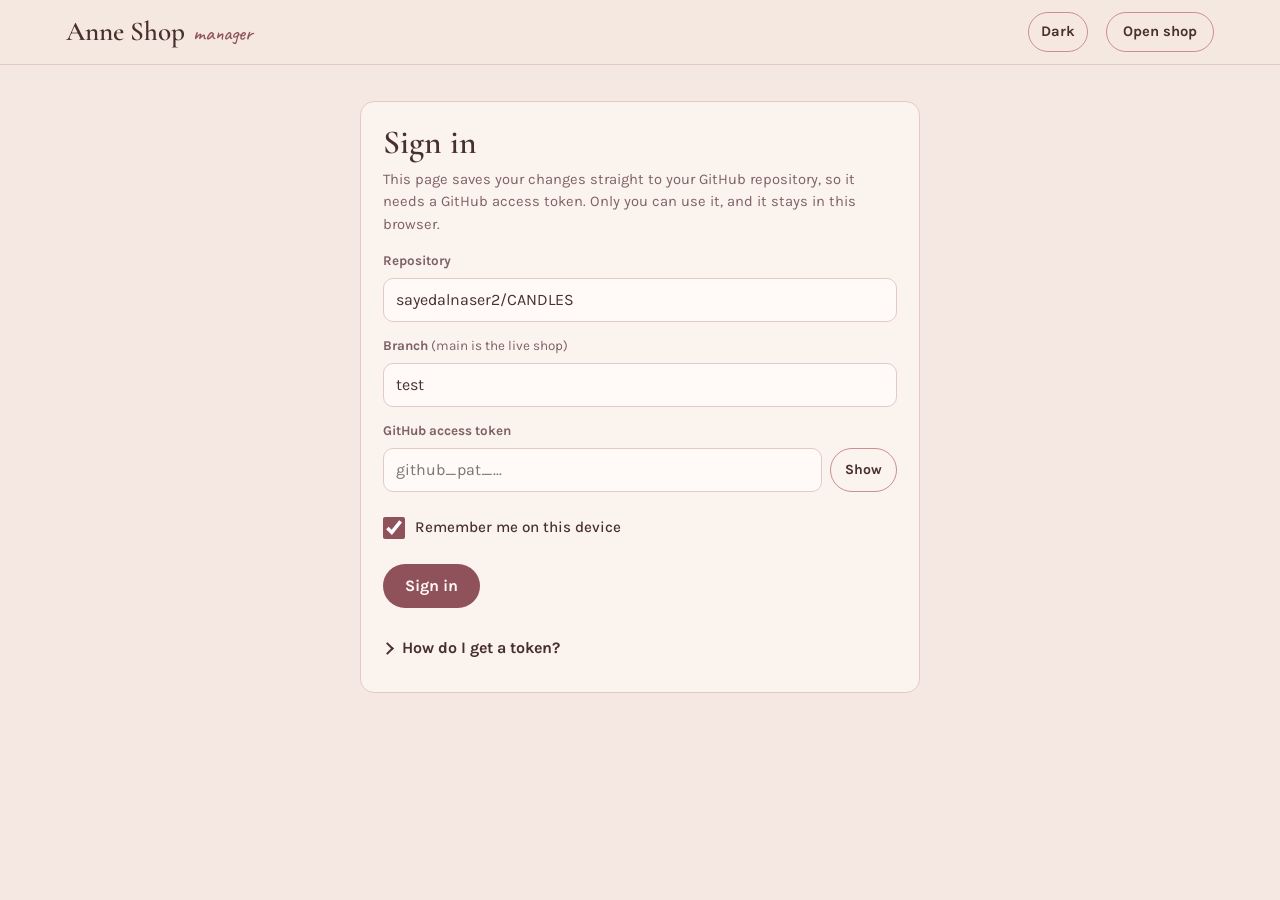
<file: admin.html>
<!doctype html>
<html lang="en">
<head>
<meta charset="utf-8">
<meta name="viewport" content="width=device-width,initial-scale=1,viewport-fit=cover">
<meta name="robots" content="noindex,nofollow">
<title>Anne Shop Manager</title>
<link rel="icon" href="favicon.svg" type="image/svg+xml">
<link rel="preconnect" href="https://fonts.googleapis.com">
<link rel="preconnect" href="https://fonts.gstatic.com" crossorigin>
<link rel="stylesheet" href="https://fonts.googleapis.com/css2?family=Cormorant+Garamond:wght@600&family=Karla:wght@400;500;700&family=Caveat:wght@500&family=Amiri&family=Aref+Ruqaa:wght@700&display=swap">
<script>try{var t=localStorage.getItem("anne-admin-theme");if(!t)t=matchMedia("(prefers-color-scheme:dark)").matches?"dark":"light";document.documentElement.dataset.theme=t}catch(e){}</script>
<style>
:root{--bg:#f5e8e2;--paper:#fbf3ee;--field:#fffaf7;--ink:#47302f;--muted:#7e6164;--rose:#c98f91;--rose-soft:#efdcd5;--deep:#8f525a;--sage:#5b6d55;--sage-soft:#dfe5d6;--line:#e2cbc4;--bad:#a23b3b;--top:64px;color-scheme:light}
:root[data-theme="dark"]{--bg:#201816;--paper:#2a201e;--field:#33282a;--ink:#f1e2dc;--muted:#bfa39f;--rose:#b5767c;--rose-soft:#3b2b2c;--deep:#d9959a;--sage:#6f8667;--sage-soft:#2c3528;--line:#493a3a;--bad:#ef8a85;color-scheme:dark}
:root[data-theme="dark"] .btn:not(.ghost):not(.danger){background:#b5636e;color:#fff8f4}
:root[data-theme="dark"] .btn.danger.armed{background:#b3443f;color:#fff}
:root[data-theme="dark"] .tabs button[aria-selected="true"]{box-shadow:0 1px 3px #0006}
:root[data-theme="dark"] .bar{box-shadow:0 -6px 20px #0005}
:root[data-theme="dark"] .pill.out{background:#ef8a8526}
.theme{border:1.5px solid var(--rose);background:transparent;border-radius:999px;min-height:40px;min-width:40px;padding:0 12px;font-weight:700;font-size:.92rem;color:var(--ink)}
*{box-sizing:border-box}
[hidden]{display:none!important}
html{-webkit-text-size-adjust:100%}
body{margin:0;background:var(--bg);color:var(--ink);font:400 16px/1.55 Karla,system-ui,sans-serif;padding-bottom:calc(88px + env(safe-area-inset-bottom))}
h1,h2,h3{font-family:"Cormorant Garamond",Georgia,serif;font-weight:600;margin:0;line-height:1.15}
button{font:inherit;color:inherit;cursor:pointer}
a{color:var(--deep)}
:focus-visible{outline:2px solid var(--deep);outline-offset:2px}
.wrap{max-width:1180px;margin:0 auto;padding:0 max(16px,env(safe-area-inset-left)) 0 max(16px,env(safe-area-inset-right))}
.sr{position:absolute;width:1px;height:1px;overflow:hidden;clip:rect(0 0 0 0);white-space:nowrap}

/* top bar */
.top{position:sticky;top:0;z-index:20;background:color-mix(in srgb,var(--bg) 97%,transparent);-webkit-backdrop-filter:blur(10px);backdrop-filter:blur(10px);border-bottom:1px solid var(--line)}
.top .wrap{display:flex;align-items:center;gap:18px;min-height:64px;flex-wrap:wrap}
.brand{display:flex;align-items:baseline;gap:8px;margin-inline-end:auto}
.brand b{font:600 1.7rem/1 "Cormorant Garamond",Georgia,serif}
.brand span{font:500 1.3rem/1 Caveat,"Bradley Hand",cursive;color:var(--deep)}
.tabs{display:flex;gap:4px;background:var(--rose-soft);padding:4px;border-radius:999px}
.tabs button{border:0;background:transparent;border-radius:999px;padding:8px 20px;font-weight:700;color:var(--muted);min-height:40px}
.tabs button[aria-selected="true"]{background:var(--paper);color:var(--ink);box-shadow:0 1px 3px #47302f26}
.shoplink{font-weight:700;font-size:.92rem;text-decoration:none;border:1.5px solid var(--rose);border-radius:999px;padding:7px 16px;color:var(--ink);min-height:40px;display:inline-flex;align-items:center}

/* buttons */
.btn{display:inline-flex;align-items:center;justify-content:center;gap:6px;background:var(--deep);color:#fff8f4;border:0;border-radius:999px;padding:10px 22px;font-weight:700;text-decoration:none;min-height:44px;white-space:nowrap}
.btn:disabled{opacity:.45;cursor:not-allowed}
.btn.ghost{background:transparent;color:var(--ink);border:1.5px solid var(--rose)}
.btn.sm{padding:6px 14px;font-size:.88rem;min-height:38px}
.btn.danger{background:transparent;color:var(--bad);border:1.5px solid #a23b3b80}
.btn.danger.armed{background:var(--bad);color:#fff;border-color:var(--bad)}

/* fields */
.lab,.f>label{font-size:.84rem;font-weight:700;color:var(--muted)}
.hint{font-weight:400}
input,select,textarea{font:400 1rem Karla,system-ui,sans-serif;color:var(--ink);background:var(--field);border:1.5px solid var(--line);border-radius:10px;padding:9px 12px;width:100%;min-height:44px}
textarea{min-height:78px;resize:vertical;line-height:1.5;overflow:hidden}
input:focus,select:focus,textarea:focus{border-color:var(--rose);outline:none;box-shadow:0 0 0 3px #c98f9133}
.ar{direction:rtl;text-align:right;font-family:Amiri,"Geeza Pro","Noto Naskh Arabic",serif;font-size:1.08rem}
.bad-field{border-color:var(--bad)!important;box-shadow:0 0 0 3px #a23b3b26!important}
.f{display:flex;flex-direction:column;gap:6px;margin-bottom:14px;min-width:0}
.row{display:grid;grid-template-columns:repeat(auto-fit,minmax(220px,1fr));gap:0 14px}
.bi{display:grid;grid-template-columns:1fr 1fr;gap:6px 12px;margin-bottom:14px}
.bi>.lab{grid-column:1/-1}
.bi .lt{display:none}
.chk{display:flex;align-items:center;gap:10px;font-weight:500;color:var(--ink);font-size:.95rem;min-height:44px;cursor:pointer}
.chk input{width:22px;height:22px;min-height:0;margin:0;accent-color:var(--deep);flex:none}
.money{position:relative;display:block}
.money>span{position:absolute;left:12px;top:50%;transform:translateY(-50%);color:var(--muted);font-size:.85rem;font-weight:700;pointer-events:none}
.money>input{padding-left:46px;font-variant-numeric:tabular-nums}
.fine{font-size:.86rem;color:var(--muted);margin:6px 0 0}
.fine a{font-weight:700}
.err{color:var(--bad);font-weight:700;margin:10px 0 0}
code{background:var(--rose-soft);padding:1px 6px;border-radius:4px;font-size:.88em}

/* chips: label presets, categories, scent families */
.chips{display:flex;gap:8px;flex-wrap:wrap;margin:8px 0 12px}
.chip{border:1.5px solid var(--line);background:var(--field);border-radius:999px;padding:6px 14px;font-weight:700;font-size:.88rem;min-height:38px}
.chip[aria-pressed="true"]{background:var(--sage);border-color:var(--sage);color:#fff}
.chip.add{background:transparent;border-style:dashed;border-color:var(--rose);color:var(--deep)}
.catmgr{margin:2px 0 12px}
.catmgr summary{cursor:pointer;font-weight:700;min-height:40px;display:flex;align-items:center}
.catrow{display:flex;align-items:center;gap:10px;flex-wrap:wrap;padding:8px 0;border-bottom:1px dashed var(--line)}
.catrow b{flex:1 1 140px;min-width:0}
.catrow small{color:var(--muted)}
.addscent{border:1.5px dashed var(--rose);border-radius:12px;padding:12px 14px 2px;margin:0 0 12px}
.sc{display:grid;grid-template-columns:minmax(0,1fr) auto;gap:12px;align-items:end;padding-bottom:12px;margin-bottom:12px;border-bottom:1px dashed var(--line)}
.sc .bi{margin:0}

/* cards */
.card{background:var(--paper);border:1px solid var(--line);border-radius:14px;padding:22px;margin-bottom:18px}
.card h2{font-size:1.6rem;margin-bottom:4px}
.lede{color:var(--muted);font-size:.92rem;margin:0 0 14px}
.narrow{max-width:860px;margin:22px auto 0}

/* sign in */
.login{max-width:560px;margin:36px auto 0}
.login h1{font-size:2.1rem;margin-bottom:6px}
.pw{display:flex;gap:8px}
.pw .btn{flex:none}
.login details{margin-top:18px}
.login summary{cursor:pointer;font-weight:700;min-height:44px;display:flex;align-items:center;gap:10px;list-style:none}
.login summary::-webkit-details-marker{display:none}
.login summary::before{content:"";width:7px;height:7px;border-right:2px solid;border-bottom:2px solid;transform:rotate(-45deg);transition:transform .2s}
.login details[open] summary::before{transform:rotate(45deg)}
.login ol{padding-left:20px;margin:6px 0}

/* candles: list beside the editor */
.cands{display:grid;grid-template-columns:310px minmax(0,1fr);gap:24px;align-items:start;padding-top:20px}
.clist{position:sticky;top:calc(var(--top) + 16px);max-height:calc(100dvh - var(--top) - 124px);overflow:auto;overscroll-behavior:contain;background:var(--paper);border:1px solid var(--line);border-radius:14px;padding:8px}
.clist-head{display:flex;align-items:center;justify-content:space-between;gap:8px;padding:8px 8px 10px}
.clist-head h2{font-size:1.5rem}
.count{font:700 .8rem Karla,sans-serif;color:var(--muted);background:var(--rose-soft);border-radius:999px;padding:2px 8px;vertical-align:4px;margin-left:4px}
.list{list-style:none;margin:0;padding:0}
.ci{display:flex;align-items:center;gap:12px;width:100%;text-align:left;background:transparent;border:1.5px solid transparent;border-radius:12px;padding:7px 8px;min-height:66px}
@media (hover:hover){.ci:hover{background:var(--field)}}
.ci[aria-current="true"]{background:var(--field);border-color:var(--rose)}
.thumb{width:52px;height:52px;border-radius:10px;background:var(--rose-soft);flex:none;overflow:hidden;display:grid;place-items:center}
.thumb img,.thumb svg{width:100%;height:100%;object-fit:cover;display:block}
.ci-t{flex:1;min-width:0;display:flex;flex-direction:column;line-height:1.35}
.ci-t b{white-space:nowrap;overflow:hidden;text-overflow:ellipsis}
.ci-t small{font:400 .95rem/1.4 Amiri,serif;color:var(--muted);direction:rtl;text-align:left;white-space:nowrap;overflow:hidden;text-overflow:ellipsis}
.ci-p{display:flex;flex-direction:column;align-items:flex-end;gap:3px;font-size:.88rem;color:var(--muted);font-variant-numeric:tabular-nums;white-space:nowrap}
.pill{display:inline-block;background:var(--rose-soft);color:var(--deep);border-radius:999px;font-size:.72rem;font-weight:700;padding:2px 9px;white-space:nowrap}
.pill.out{background:#a23b3b17;color:var(--bad)}
.empty{color:var(--muted);padding:10px}

/* the editor */
.ed{background:var(--paper);border:1px solid var(--line);border-radius:14px;padding:22px 26px 26px;min-width:0}
.ed-empty{text-align:center;color:var(--muted);padding:60px 20px}
.back{display:none;align-items:center;gap:6px;border:0;background:transparent;color:var(--deep);font-weight:700;padding:6px 0;min-height:44px;margin:-8px 0 6px}
.ed-head{display:grid;grid-template-columns:116px minmax(0,1fr) auto;gap:20px;align-items:center;padding-bottom:20px;border-bottom:1px solid var(--line)}
.ed-art{width:116px;height:116px;border-radius:16px;background:var(--rose-soft);overflow:hidden;display:grid;place-items:center}
.ed-art img,.ed-art svg{width:100%;height:100%;object-fit:cover;display:block}
.ed-id{min-width:0}
.ed-id h2{font-size:2.1rem;line-height:1.1;overflow-wrap:anywhere}
.ed-id h2:focus{outline:none}
.ed-ar{font:700 1.4rem/1.7 "Aref Ruqaa",Amiri,serif;margin:0;direction:rtl;text-align:left;min-height:.5em}
.ed-meta{margin:6px 0 0;display:flex;gap:8px;align-items:center;flex-wrap:wrap}
.ed-meta b{font-variant-numeric:tabular-nums}
.switch{display:inline-flex;align-items:center;gap:10px;font-weight:700;cursor:pointer;min-height:44px;position:relative;white-space:nowrap}
.switch input{position:absolute;z-index:1;left:0;top:50%;transform:translateY(-50%);opacity:0;width:48px;height:32px;margin:0;min-height:0;cursor:pointer}
.track{width:48px;height:28px;border-radius:999px;background:var(--sage);position:relative;transition:background .2s;flex:none}
.track::after{content:"";position:absolute;top:3px;left:3px;width:22px;height:22px;border-radius:50%;background:#fff;box-shadow:0 1px 3px #0003;transition:transform .2s}
.switch input:checked+.track{background:var(--bad)}
.switch input:checked+.track::after{transform:translateX(20px)}
.switch input:focus-visible+.track{outline:2px solid var(--deep);outline-offset:2px}
.blk{margin-top:24px}
.blk+.blk{border-top:1px dashed var(--line);padding-top:20px}
.blk h3{font-size:1.4rem;margin-bottom:12px}
.photos{display:flex;gap:12px;flex-wrap:wrap}
.ph{width:106px;display:flex;flex-direction:column;gap:6px}
.ph .thumb{width:106px;height:106px;border-radius:12px}
.ph .main{font-size:.76rem;font-weight:700;color:var(--sage);text-align:center;min-height:38px;display:grid;place-items:center}
.ph .btn{padding:4px 8px;font-size:.8rem}
.addph{width:106px;height:106px;border:1.5px dashed var(--rose);border-radius:12px;background:transparent;color:var(--deep);font-weight:700;font-size:.88rem;line-height:1.3;padding:8px}
.grp{border:1.5px dashed var(--rose);border-radius:12px;padding:14px 14px 4px;margin-bottom:12px}
.choice{display:grid;grid-template-columns:1fr 1fr 124px 44px;gap:8px;align-items:center;margin-bottom:8px}
.choice .x{width:44px;height:44px;border-radius:50%;border:1.5px solid var(--line);background:var(--field);font-size:1.25rem;line-height:1;color:var(--muted)}
.grp-foot{display:flex;gap:10px;flex-wrap:wrap;justify-content:space-between;margin:4px 0 10px}
.shapes{display:flex;gap:10px;flex-wrap:wrap}
.shape{width:84px;border:1.5px solid var(--line);border-radius:12px;background:var(--field);padding:6px 4px 6px;display:flex;flex-direction:column;align-items:center;gap:2px;font-size:.78rem;font-weight:700}
.shape svg{width:60px;height:60px}
.shape[aria-pressed="true"]{border-color:var(--deep);box-shadow:0 0 0 2px #8f525a33}
.colors{display:flex;gap:18px;flex-wrap:wrap;margin-top:14px}
.colors label{display:flex;flex-direction:column;align-items:center;gap:4px;font-size:.8rem;font-weight:700;color:var(--muted)}
input[type=color]{width:58px;height:44px;padding:3px;border-radius:10px;cursor:pointer}
.ed-foot{display:flex;gap:10px;flex-wrap:wrap;justify-content:space-between;align-items:center;margin-top:28px;padding-top:18px;border-top:1px solid var(--line)}
.ed-foot .mv{display:flex;gap:8px;flex-wrap:wrap}

/* homepage items: photos, videos, YouTube */
.mi{display:grid;grid-template-columns:104px minmax(0,1fr) auto;gap:14px;align-items:start;border:1px solid var(--line);border-radius:12px;padding:12px;margin-bottom:10px;background:var(--field)}
.mprev{width:104px;height:104px;border-radius:10px;overflow:hidden;background:var(--rose-soft);display:grid;place-items:center;font-size:.75rem;color:var(--muted);text-align:center}
.mprev img,.mprev video{width:100%;height:100%;object-fit:cover}
.mfields{min-width:0}
.mfields .bi,.mfields .f{margin-bottom:8px}
.mkind{font-size:.8rem;font-weight:700;color:var(--sage);margin:0 0 6px}
.mbtn{display:flex;flex-direction:column;gap:6px}
.btnrow{display:flex;gap:10px;flex-wrap:wrap;margin-top:6px}

/* save bar */
.bar{position:fixed;left:0;right:0;bottom:0;z-index:20;background:var(--paper);border-top:1px solid var(--line);padding:10px 0 calc(10px + env(safe-area-inset-bottom));box-shadow:0 -6px 20px #47302f12}
.bar .wrap{display:flex;gap:12px;align-items:center;justify-content:space-between}
#status{font-size:.92rem;color:var(--muted);flex:1;min-width:0}
#status.dirty{color:var(--deep);font-weight:700}
#status.dirty::before{content:"";display:inline-block;width:8px;height:8px;border-radius:50%;background:var(--deep);margin-right:8px;vertical-align:1px}
#status.ok{color:var(--sage);font-weight:700}
#status.bad{color:var(--bad);font-weight:700}
.kbd{font-size:.78rem;color:var(--muted);white-space:nowrap}

/* test-branch notice */
.testbar{background:var(--sage-soft);color:var(--ink);border-bottom:1px solid var(--line);font-size:.92rem}
.testbar .wrap{display:flex;gap:8px;align-items:center;min-height:42px;flex-wrap:wrap;padding-block:6px}
/* candle, blanket or dress */
.kind{display:inline-flex;gap:4px;background:var(--rose-soft);padding:4px;border-radius:999px}
.kind button{border:0;background:transparent;border-radius:999px;padding:6px 18px;font-weight:700;color:var(--muted);min-height:38px}
.kind button[aria-pressed="true"]{background:var(--paper);color:var(--ink);box-shadow:0 1px 3px #47302f26}
.clist-head{flex-wrap:wrap}
.addrow{display:flex;gap:6px}
.lfilter{display:flex;gap:6px;flex-wrap:wrap;padding:0 8px 10px}
.lfilter .chip{min-height:34px;padding:3px 12px;font-size:.84rem}
.lfilter .chip span{font-weight:400;opacity:.8}
.pill.b{background:var(--sage-soft);color:var(--sage)}
/* classes */
.khead{display:flex;justify-content:space-between;align-items:flex-start;gap:12px 18px;flex-wrap:wrap}
.khead>div{flex:1 1 320px}
.kc-head{display:flex;gap:8px;align-items:center;flex-wrap:wrap;margin-bottom:14px}
.kc-head h3{font-size:1.5rem;margin-inline-end:auto;overflow-wrap:anywhere}
.kc-grid{display:grid;grid-template-columns:120px minmax(0,1fr);gap:18px;align-items:start}
.kphoto{display:flex;flex-direction:column;gap:6px}
.kphoto .thumb{width:120px;height:120px;border-radius:12px;font-size:.8rem;color:var(--muted);text-align:center}
.kcard.past{opacity:.72}
@media (max-width:600px){.kc-grid{grid-template-columns:1fr}.kphoto{flex-direction:row;flex-wrap:wrap;align-items:center}.kphoto .thumb{width:84px;height:84px}}
@media (max-width:420px){.tabs button{font-size:.86rem;padding-inline:4px}}
@media (pointer:coarse){.btn.sm,.chip{min-height:44px}.kbd{display:none}}
@media (max-width:899px){
  .cands{grid-template-columns:minmax(0,1fr);padding-top:14px}
  .clist{position:static;max-height:none;overflow:visible}
  .cands.editing .clist,.cands:not(.editing) .ed{display:none}
  .back{display:inline-flex}
}
@media (max-width:760px){
  .top .wrap{gap:8px 10px;padding-block:8px}
  .tabs{order:3;width:100%}
  .tabs button{flex:1;padding-inline:6px}
  .brand b{font-size:1.45rem}
  .ed,.card{padding:16px}
  .ed-head{grid-template-columns:88px minmax(0,1fr);gap:14px}
  .ed-art{width:88px;height:88px}
  .ed-id h2{font-size:1.7rem}
  .ed-head .switch{grid-column:1/-1}
  .mi{grid-template-columns:84px minmax(0,1fr)}
  .mprev{width:84px;height:84px}
  .mbtn{grid-column:1/-1;flex-direction:row;flex-wrap:wrap}
}
@media (max-width:600px){
  .bi{grid-template-columns:1fr}
  .bi .lt{display:block;font-size:.74rem;font-weight:700;color:var(--muted);margin-bottom:-2px}
  .bi .lt[lang="ar"]{font-family:Amiri,serif;font-size:.9rem;font-weight:400;text-align:right}
  .choice{grid-template-columns:1fr 1fr}
  .sc{grid-template-columns:1fr}
  .sc .btn{justify-self:start}
  .choice .money{grid-column:1}
  .choice .x{justify-self:end}
}
</style>
</head>
<body>
<header class="top" id="top">
  <div class="wrap">
    <div class="brand"><b>Anne Shop</b><span>manager</span></div>
    <nav class="tabs" id="tabs" role="tablist" aria-label="Sections" hidden>
      <button type="button" role="tab" id="t-candles" data-tab="candles" aria-controls="p-candles" aria-selected="true">Shop</button>
      <button type="button" role="tab" id="t-classes" data-tab="classes" aria-controls="p-classes" aria-selected="false" tabindex="-1">Classes</button>
      <button type="button" role="tab" id="t-home" data-tab="home" aria-controls="p-home" aria-selected="false" tabindex="-1">Homepage</button>
      <button type="button" role="tab" id="t-settings" data-tab="settings" aria-controls="p-settings" aria-selected="false" tabindex="-1">Settings</button>
    </nav>
    <button class="theme" id="themeBtn" type="button" aria-label="Switch to dark mode">Dark</button>
    <a class="shoplink" id="shopLink" href="https://anneshopbh.com/" target="_blank" rel="noopener">Open shop</a>
  </div>
</header>
<div class="testbar" id="testBar" hidden><div class="wrap"><span>Test version: your changes save to the <b id="branchName">test</b> branch. The live shop does not change.</span></div></div>

<main class="wrap">
<section id="login" class="card login">
  <h1>Sign in</h1>
  <p class="lede">This page saves your changes straight to your GitHub repository, so it needs a GitHub access token. Only you can use it, and it stays in this browser.</p>
  <div class="f"><label for="repo">Repository</label><input id="repo" value="sayedalnaser2/CANDLES" autocomplete="off" spellcheck="false" autocapitalize="off"></div>
  <div class="f"><label for="branch">Branch <span class="hint">(main is the live shop)</span></label><input id="branch" value="main" autocomplete="off" spellcheck="false" autocapitalize="off"></div>
  <div class="f"><label for="token">GitHub access token</label>
    <div class="pw"><input id="token" type="password" autocomplete="off" spellcheck="false" autocapitalize="off" placeholder="github_pat_..."><button class="btn ghost sm" type="button" id="showTok" aria-pressed="false">Show</button></div></div>
  <label class="chk" for="remember"><input id="remember" type="checkbox" checked> Remember me on this device</label>
  <p style="margin:14px 0 0"><button class="btn" id="go" type="button">Sign in</button></p>
  <p class="err" id="loginErr" role="alert" hidden></p>
  <details><summary>How do I get a token?</summary>
    <ol>
      <li>On GitHub, open <b>Settings, Developer settings, Personal access tokens, Fine-grained tokens</b>, then <b>Generate new token</b>.</li>
      <li>Name it <code>shop manager</code> and pick an expiry date.</li>
      <li>Under <b>Repository access</b>, choose <b>Only select repositories</b> and pick <b>CANDLES</b>.</li>
      <li>Under <b>Permissions, Repository permissions</b>, set <b>Contents</b> to <b>Read and write</b>.</li>
      <li>Generate the token, copy it, and paste it above.</li>
    </ol>
    <p class="fine">Never share this token with anyone. If it leaks, delete it on GitHub and make a new one.</p>
  </details>
</section>

<div id="app" hidden>
  <section id="p-candles" role="tabpanel" aria-labelledby="t-candles">
    <div class="cands" id="cands">
      <aside class="clist" aria-label="Your shop">
        <div class="clist-head"><h2>Your shop<span class="count" id="count"></span></h2><div class="addrow"><button class="btn sm" id="add" type="button">+ Candle</button><button class="btn sm" id="addB" type="button">+ Blanket</button><button class="btn sm" id="addD" type="button">+ Dress</button></div></div>
        <div class="lfilter" id="lfilter" role="group" aria-label="Show"></div>
        <ul class="list" id="list"></ul>
      </aside>
      <div class="ed" id="editor"></div>
    </div>
  </section>

  <section id="p-classes" role="tabpanel" aria-labelledby="t-classes" hidden>
    <div class="narrow">
      <section class="card">
        <div class="khead"><div><h2>Classes</h2><p class="lede" style="margin:0">Your blanket-making classes, shown on the Classes page and on the homepage. A class hides from the shop by itself once its date has passed.</p></div>
          <button class="btn" id="addClass" type="button">+ New class</button></div>
      </section>
      <div id="kList"></div>
    </div>
  </section>

  <section id="p-home" role="tabpanel" aria-labelledby="t-home" hidden>
    <div class="narrow">
      <section class="card">
        <h2>Announcement bar</h2>
        <p class="lede">A thin banner across the top of every page, for holidays, new arrivals or delivery news.</p>
        <label class="chk" for="annOn"><input id="annOn" type="checkbox" data-a="on"> Show the banner</label>
        <div class="bi" style="margin-top:8px"><label class="lab" for="annText">Banner text</label><span class="lt">English</span><input id="annText" data-a="text" placeholder="Eid gift sets now available"><span class="lt" lang="ar">عربي</span><input id="annTextAr" class="ar" data-a="text_ar" aria-label="Banner text in Arabic" placeholder="مجموعات هدايا العيد متوفرة الآن"></div>
        <div class="f"><label for="annLink">Link when tapped <span class="hint">(optional, starts with https://)</span></label><input id="annLink" data-a="link" placeholder="https://..." autocapitalize="off" spellcheck="false"></div>
      </section>

      <section class="card">
        <h2>Item of the month</h2>
        <p class="lede">One candle, blanket or dress shown large above the shelf, with a short note from you.</p>
        <label class="chk" for="ftOn"><input id="ftOn" type="checkbox" data-s="featuredOn"> Show an item of the month</label>
        <div class="f" style="margin-top:8px"><label for="ftPick">Which item</label><select id="ftPick" data-s="featuredId"></select></div>
        <div class="bi"><label class="lab" for="ftNote">Your note <span class="hint">(optional)</span></label><span class="lt">English</span><input id="ftNote" data-s="featuredNote" placeholder="Our October favourite"><span class="lt" lang="ar">عربي</span><input id="ftNoteAr" class="ar" data-s="featuredNote_ar" aria-label="Your note in Arabic" placeholder="مفضلتنا لهذا الشهر"></div>
      </section>

      <section class="card">
        <h2>Scent finder</h2>
        <p class="lede">The scents customers choose from in the shop's "Find my scent" quiz. A scent shows in the quiz once at least one candle has it.</p>
        <div id="scList"></div>
        <div class="btnrow"><button class="btn sm" type="button" id="addScentHome">+ Add a scent</button></div>
      </section>

      <section class="card">
        <h2>Behind the scenes</h2>
        <p class="lede">Photos or short videos of you pouring candles. This part of the shop appears once it has at least one item.</p>
        <div class="bi"><label class="lab" for="bhTitle">Title</label><span class="lt">English</span><input id="bhTitle" data-b="title" placeholder="Behind the scenes"><span class="lt" lang="ar">عربي</span><input id="bhTitleAr" class="ar" data-b="title_ar" aria-label="Title in Arabic" placeholder="خلف الكواليس"></div>
        <div class="bi"><label class="lab" for="bhText">Short intro <span class="hint">(optional)</span></label><span class="lt">English</span><textarea id="bhText" data-b="text"></textarea><span class="lt" lang="ar">عربي</span><textarea id="bhTextAr" class="ar" data-b="text_ar" aria-label="Short intro in Arabic"></textarea></div>
        <div id="bhList"></div>
        <div class="btnrow">
          <button class="btn sm" type="button" data-addm="behind:image">+ Add photos</button>
          <button class="btn sm" type="button" data-addm="behind:video">+ Add a video file</button>
          <button class="btn ghost sm" type="button" data-addm="behind:youtube">+ Add a YouTube link</button>
        </div>
        <p class="fine">Video files must be under 25 MB, so a 15 to 30 second clip works best. For longer videos, upload to YouTube and paste the link.</p>
      </section>

      <section class="card">
        <h2>Customer photos</h2>
        <p class="lede">Photos of your candles in customers' homes. Ask for permission before posting someone's photo. This part of the shop appears once it has a photo.</p>
        <div id="cpList"></div>
        <div class="btnrow"><button class="btn sm" type="button" data-addm="cust:image">+ Add photos</button></div>
      </section>
    </div>
  </section>

  <section id="p-settings" role="tabpanel" aria-labelledby="t-settings" hidden>
    <div class="narrow">
      <section class="card">
        <h2>Ordering</h2>
        <p class="lede">Where customers send their orders.</p>
        <div class="row">
          <div class="f"><label for="setIg">Instagram username</label><input id="setIg" data-s="instagram" placeholder="anneshop.bh" autocapitalize="off" spellcheck="false"></div>
          <div class="f"><label for="setWa">WhatsApp number</label><input id="setWa" data-s="whatsapp" inputmode="tel" placeholder="97333123456"></div>
        </div>
        <p class="fine" style="margin-top:-6px">WhatsApp: country code first, no + or spaces. Leave it empty to hide the WhatsApp order buttons.</p>
      </section>
      <section class="card">
        <h2>Gift wrap and visitor statistics</h2>
        <div class="row" style="margin-top:10px">
          <div class="f"><label for="setGift">Gift wrap price <span class="hint">(0 for free)</span></label><span class="money"><span aria-hidden="true">BD</span><input id="setGift" data-s="giftWrapFee" type="number" step="0.001" min="0" inputmode="decimal"></span></div>
          <div class="f"><label for="setGc">Visitor statistics code <span class="hint">(optional)</span></label><input id="setGc" data-s="goatcounter" placeholder="annecandles" autocomplete="off" spellcheck="false" autocapitalize="off"></div>
        </div>
        <p class="fine" style="margin-top:-6px">Statistics use GoatCounter, a free and privacy-friendly counter with no cookies. Sign up at <a href="https://www.goatcounter.com/signup" target="_blank" rel="noopener">goatcounter.com</a>, choose a code (for example <code>annecandles</code>), and type it above. You then see visits and which candles people open at <code>yourcode.goatcounter.com</code>.</p>
      </section>
      <section class="card">
        <h2>This device</h2>
        <p class="lede">Signed in to <b id="repoLabel"></b>. Your access token is kept only in this browser.</p>
        <button class="btn ghost" type="button" id="signOut">Sign out</button>
      </section>
    </div>
  </section>
</div>
</main>

<div class="bar" id="saveBar" hidden><div class="wrap"><span id="status" role="status">No changes yet</span><span class="kbd" id="kbd">Ctrl + S saves</span><button class="btn" id="save" type="button" disabled>Save changes</button></div></div>
<datalist id="cats"></datalist>
<input type="file" id="file" accept="image/*" multiple hidden aria-label="Choose photos">
<input type="file" id="fileK" accept="image/*" hidden aria-label="Choose a class photo">
<input type="file" id="fileM" hidden aria-label="Choose a photo or video">

<script>
const $ = id => document.getElementById(id);
const esc = s => String(s == null ? "" : s).replace(/[&<>"']/g, c => ({"&":"&amp;","<":"&lt;",">":"&gt;",'"':"&quot;","'":"&#39;"}[c]));
const colr = (c, d) => /^#[0-9a-f]{6}$/i.test(String(c || "")) ? c : d;
const money = n => "BD " + (+n || 0).toFixed(3);
const TYPES = {candle:{jar:"Jar", tin:"Tin", cup:"Teacup", pillar:"Pillar", trio:"Gift set"}, blanket:{knit:"Chunky knit", granny:"Granny squares", baby:"Baby roll"}, dress:{tea:"Tea dress", shift:"Shift dress", maxi:"Maxi dress"}};
const LINES = ["candle", "blanket", "dress"];
const lineOf = p => (p && LINES.indexOf(p.line) > 0) ? p.line : "candle";
const WORD = {candle:["candle", "candles", "Candle", "Candles"], blanket:["blanket", "blankets", "Blanket", "Blankets"], dress:["dress", "dresses", "Dress", "Dresses"]};
/* fields only blankets or dresses have */
const EXTRA = {blanket:["material", "material_ar", "lead", "lead_ar"], dress:["era", "era_ar", "measure", "measure_ar", "material", "material_ar", "lead", "lead_ar"]};
const SIZES = () => [{name:"Size", name_ar:"المقاس", choices:["S", "M", "L", "XL"].map(x => ({label:x, label_ar:x, add:0}))}];
const kId = () => "k" + Date.now().toString(36) + Math.random().toString(36).slice(2, 5);
const pad2 = n => String(n).padStart(2, "0");
const todayISO = () => { const d = new Date(); return d.getFullYear() + "-" + pad2(d.getMonth() + 1) + "-" + pad2(d.getDate()); };
const noPriv = it => { const o = {}; Object.keys(it).forEach(k => { if (k[0] !== "_") o[k] = it[k]; }); return o; };
/* the live shop saves to main; anywhere else (a test preview) saves to the test branch unless you choose otherwise */
const defaultBranch = () => /(^|\.)anneshopbh\.com$|\.github\.io$/i.test(location.hostname) ? "main" : "test";
const DEFAULT_SCENTS = [{id:"floral", name:"Floral", name_ar:"زهري"}, {id:"sweet", name:"Sweet & bakery", name_ar:"حلو وحلويات"}, {id:"woody", name:"Woody & warm", name_ar:"خشبي ودافئ"}, {id:"fresh", name:"Fresh & herbal", name_ar:"منعش وعشبي"}, {id:"spicy", name:"Spicy", name_ar:"متبّل"}];
const scentId = () => "s" + Date.now().toString(36) + Math.random().toString(36).slice(2, 5);
const LABELS = [["", "", "No label"], ["New", "جديد"], ["Favourite", "المفضلة"], ["Gift", "هدية"], ["Limited", "كمية محدودة"]];
const DEFAULT_SETTINGS = {instagram:"anneshop.bh", whatsapp:"", currency:"BD", giftWrapFee:1, goatcounter:"", announcement:{on:false, text:"", text_ar:"", link:""}, featuredOn:false, featuredId:"", featuredNote:"", featuredNote_ar:""};
const S = {repo:"", token:"", sha:null, data:{settings:JSON.parse(JSON.stringify(DEFAULT_SETTINGS)), products:[], classes:[], behind:{title:"", title_ar:"", text:"", text_ar:"", items:[]}, customerPhotos:[]}, dirty:false, sel:null, tab:"candles", pendingDelete:null, pendingScent:null, imgTarget:null, mediaTarget:null, branch:"main", listLine:"all", kPending:null, kImgTarget:null};
const LISTS = {behind: () => S.data.behind.items, cust: () => S.data.customerPhotos};
const ytIdA = u => { const m = /(?:youtu\.be\/|youtube\.com\/(?:watch\?(?:.*&)?v=|shorts\/|embed\/))([\w-]{11})/.exec(u || ""); return m ? m[1] : ""; };
const wideMQ = matchMedia("(min-width:900px)");
const wide = () => wideMQ.matches;
const cur = () => S.data.products.find(p => p.id === S.sel);
let confirmedLeave = false;
$("kbd").textContent = /Mac|iPhone|iPad/.test(navigator.platform || navigator.userAgent) ? "⌘ S saves" : "Ctrl + S saves";

function utf8ToB64(str){ const b = new TextEncoder().encode(str); let s = ""; b.forEach(x => s += String.fromCharCode(x)); return btoa(s); }
function b64ToUtf8(b64){ const s = atob(b64); const a = new Uint8Array(s.length); for (let i = 0; i < s.length; i++) a[i] = s.charCodeAt(i); return new TextDecoder().decode(a); }
function api(path, opt){
  opt = opt || {};
  return fetch("https://api.github.com/repos/" + S.repo + path, Object.assign({}, opt, {headers:{Authorization:"Bearer " + S.token, Accept:"application/vnd.github+json"}}));
}
const ref = () => "?ref=" + encodeURIComponent(S.branch);
function putFile(path, message, content, sha){ const body = {message:message, content:content, branch:S.branch}; if (sha) body.sha = sha; return api("/contents/" + path, {method:"PUT", body:JSON.stringify(body)}); }
function status(msg, cls){ const s = $("status"); s.textContent = msg; s.className = cls || ""; }
function setDirty(v){ S.dirty = v; $("save").disabled = !v; if (v) status("Unsaved changes", "dirty"); }
window.addEventListener("beforeunload", e => { if (S.dirty) { e.preventDefault(); e.returnValue = ""; } });
const fitTop = () => document.documentElement.style.setProperty("--top", $("top").offsetHeight + "px");
window.addEventListener("resize", fitTop); fitTop();

/* ---- The same candle drawings as the shop (used when a candle has no photo) ---- */
function flame(x,y,s){s=s||1;
  return `<path d="M${x} ${y-30*s} C${x+10*s} ${y-16*s} ${x+10*s} ${y-4*s} ${x} ${y} C${x-10*s} ${y-4*s} ${x-10*s} ${y-16*s} ${x} ${y-30*s}Z" fill="#f2b765"/><path d="M${x} ${y-17*s} C${x+5*s} ${y-9*s} ${x+5*s} ${y-3*s} ${x} ${y} C${x-5*s} ${y-3*s} ${x-5*s} ${y-9*s} ${x} ${y-17*s}Z" fill="#fff0c7"/>`}
function wick(x,y1,y2){return `<path d="M${x} ${y1} L${x} ${y2}" stroke="#4a3a35" stroke-width="2.4" stroke-linecap="round"/>`}
function tagShape(x,y,w,h,c){return `<rect x="${x}" y="${y}" width="${w}" height="${h}" rx="3" fill="#f9efe3" stroke="${c}" stroke-width="1.4"/><path d="M${x+8} ${y+h/2-3} H${x+w-8} M${x+14} ${y+h/2+5} H${x+w-14}" stroke="${c}" stroke-width="1.6" stroke-linecap="round"/><circle cx="${x+w/2}" cy="${y+8}" r="2.4" fill="${c}"/>`}
const HANGER = `<path d="M100 40 C100 33 108 31 108 24 C108 17 103 14 99 14 C95 14 92 17 92 21" fill="none" stroke="#9a7b43" stroke-width="3" stroke-linecap="round"/><path d="M100 40 L52 58 Q47 61 53 62 H147 Q153 61 148 58 Z" fill="none" stroke="#9a7b43" stroke-width="3.4" stroke-linejoin="round"/>`;
function vrow(x0,x1,y,c){let d="";for(let x=x0;x+12<=x1;x+=12)d+=`M${x} ${y}l6 7.5l6 -7.5`;return `<path d="${d}" fill="none" stroke="${c}" stroke-width="2.4" stroke-linecap="round" stroke-linejoin="round" opacity=".5"/>`}
function artSvg(src){
  const p = {type:src.type || "jar", c1:colr(src.c1,"#f3e3df"), c2:colr(src.c2,"#e7b9bb"), c3:colr(src.c3,"#c98f91")};
  let s = "";
  if (p.type === "jar") {
    s = `<ellipse cx="100" cy="182" rx="64" ry="8" fill="#000" opacity=".12"/><rect x="50" y="92" width="100" height="88" rx="16" fill="${p.c1}"/><rect x="57" y="99" width="86" height="74" rx="11" fill="${p.c2}"/><rect x="46" y="80" width="108" height="14" rx="6" fill="${p.c3}"/>${tagShape(72,122,56,36,p.c3)}${wick(100,99,86)}${flame(100,86)}`;
  } else if (p.type === "tin") {
    s = `<ellipse cx="100" cy="182" rx="74" ry="8" fill="#000" opacity=".12"/><rect x="36" y="118" width="128" height="62" rx="9" fill="${p.c3}"/><rect x="30" y="108" width="140" height="16" rx="7" fill="${p.c1}" stroke="${p.c3}" stroke-width="2"/><rect x="42" y="124" width="116" height="9" rx="3" fill="${p.c2}"/>${tagShape(72,138,56,32,p.c3)}${wick(100,114,100)}${flame(100,100)}`;
  } else if (p.type === "cup") {
    s = `<ellipse cx="100" cy="184" rx="78" ry="9" fill="#000" opacity=".12"/><ellipse cx="100" cy="176" rx="76" ry="12" fill="${p.c1}" stroke="${p.c3}" stroke-width="2"/><ellipse cx="100" cy="174" rx="48" ry="6" fill="none" stroke="${p.c3}" stroke-width="1.2" opacity=".6"/><path d="M142 112 C176 106 176 150 140 150" fill="none" stroke="${p.c3}" stroke-width="9" stroke-linecap="round"/><path d="M142 112 C170 108 170 146 140 148" fill="none" stroke="${p.c1}" stroke-width="5" stroke-linecap="round"/><path d="M52 100 H148 C148 150 130 172 100 172 C70 172 52 150 52 100Z" fill="${p.c1}" stroke="${p.c3}" stroke-width="2"/><ellipse cx="100" cy="100" rx="48" ry="9" fill="${p.c2}" stroke="${p.c3}" stroke-width="2"/><path d="M70 128 q30 14 60 0" fill="none" stroke="${p.c3}" stroke-width="2" stroke-linecap="round"/><circle cx="100" cy="146" r="4" fill="${p.c3}"/>${wick(100,100,86)}${flame(100,86)}`;
  } else if (p.type === "pillar") {
    s = `<ellipse cx="100" cy="184" rx="62" ry="8" fill="#000" opacity=".12"/><ellipse cx="100" cy="176" rx="58" ry="10" fill="#c9a76a" stroke="#9a7b43" stroke-width="2"/><path d="M68 70 H132 V172 H68Z" fill="${p.c1}"/><path d="M68 70 H132 V84 q-6 12 -12 2 q-6 -10 -14 4 q-6 8 -14 -4 q-8 -10 -14 4 q-5 8 -12 -6Z" fill="${p.c3}" opacity=".35"/><ellipse cx="100" cy="70" rx="32" ry="6" fill="${p.c2}"/><path d="M84 100 V140 M116 96 V150" stroke="${p.c3}" stroke-width="1.5" opacity=".45"/>${wick(100,70,56)}${flame(100,56)}`;
  } else if (p.type === "knit") {
    const fold = (x,y,w,h,c) => `<rect x="${x}" y="${y}" width="${w}" height="${h}" rx="15" fill="${c}" stroke="${p.c3}" stroke-width="2"/>`;
    const tassel = x => `<circle cx="${x}" cy="176" r="4" fill="${p.c3}"/><path d="M${x-3} 179 l-2 9 M${x} 179 v10 M${x+3} 179 l2 9" stroke="${p.c3}" stroke-width="1.8" stroke-linecap="round"/>`;
    s = `<ellipse cx="100" cy="186" rx="84" ry="8" fill="#000" opacity=".12"/>${fold(20,134,160,46,p.c1)}${vrow(34,168,144,p.c3)}${vrow(34,168,158,p.c3)}${fold(28,98,144,42,p.c2)}${vrow(42,160,108,p.c3)}${vrow(42,160,121,p.c3)}${fold(36,62,128,42,p.c1)}${vrow(50,152,72,p.c3)}${vrow(50,152,85,p.c3)}${tagShape(116,70,38,26,p.c3)}${tassel(26)}${tassel(174)}`;
  } else if (p.type === "granny") {
    let sq = "", sc = "";
    for (let r = 0; r < 3; r++) for (let c = 0; c < 3; c++) { const x = 46 + c * 36, y = 48 + r * 36, a = (r + c) % 2 ? p.c2 : p.c1, b = (r + c) % 2 ? p.c1 : p.c2;
      sq += `<rect x="${x}" y="${y}" width="36" height="36" fill="${a}" stroke="${p.c3}" stroke-width="1.5"/><rect x="${x+7}" y="${y+7}" width="22" height="22" fill="${p.c3}" opacity=".35"/><rect x="${x+11}" y="${y+11}" width="14" height="14" fill="${b}"/><circle cx="${x+18}" cy="${y+18}" r="2.6" fill="#f9efe3"/>`; }
    for (let x = 40; x < 160; x += 15) sc += `<circle cx="${x+7.5}" cy="164" r="7.5" fill="${p.c3}"/>`;
    s = `<ellipse cx="100" cy="186" rx="70" ry="7" fill="#000" opacity=".1"/><rect x="12" y="38" width="176" height="9" rx="4.5" fill="#c9a76a"/><circle cx="14" cy="42.5" r="7" fill="#9a7b43"/><circle cx="186" cy="42.5" r="7" fill="#9a7b43"/>${sc}<path d="M40 50 Q40 32 58 32 H142 Q160 32 160 50 V164 H40Z" fill="${p.c3}"/>${sq}`;
  } else if (p.type === "tea") {
    const dots = [[74,128],[96,124],[118,128],[130,138],[60,150],[82,148],[104,152],[126,148],[144,154],[50,172],[72,170],[94,174],[116,170],[138,174],[154,172]].map(([x,y]) => `<circle cx="${x}" cy="${y}" r="3.4" fill="${p.c2}"/>`).join("");
    s = `${HANGER}<path d="M70 60 C56 60 47 68 46 80 Q54 86 66 84 Z" fill="${p.c1}" stroke="${p.c3}" stroke-width="2" stroke-linejoin="round"/><path d="M130 60 C144 60 153 68 154 80 Q146 86 134 84 Z" fill="${p.c1}" stroke="${p.c3}" stroke-width="2" stroke-linejoin="round"/><path d="M70 60 Q84 74 100 76 Q116 74 130 60 L136 70 L128 108 H72 L64 70 Z" fill="${p.c1}" stroke="${p.c3}" stroke-width="2" stroke-linejoin="round"/><path d="M72 116 H128 Q148 146 162 178 Q100 192 38 178 Q52 146 72 116 Z" fill="${p.c1}" stroke="${p.c3}" stroke-width="2" stroke-linejoin="round"/>${dots}<rect x="70" y="106" width="60" height="11" rx="3" fill="${p.c3}"/><path d="M100 111 C92 102 86 112 98 112 M102 111 C110 102 116 112 104 112" fill="none" stroke="${p.c2}" stroke-width="2.2" stroke-linecap="round"/><path d="M84 70 Q100 86 116 70" fill="none" stroke="${p.c3}" stroke-width="1.6" opacity=".6"/>`;
  } else if (p.type === "shift") {
    s = `${HANGER}<path d="M74 60 Q86 72 100 72 Q114 72 126 60 L138 66 Q130 82 132 94 L148 178 Q100 186 52 178 L68 94 Q70 82 62 66 Z" fill="${p.c1}" stroke="${p.c3}" stroke-width="2" stroke-linejoin="round"/><path d="M100 73 C92 73 82 70 76 63 C74 72 80 82 92 82 C97 82 100 78 100 73 Z" fill="${p.c2}" stroke="${p.c3}" stroke-width="1.8" stroke-linejoin="round"/><path d="M100 73 C108 73 118 70 124 63 C126 72 120 82 108 82 C103 82 100 78 100 73 Z" fill="${p.c2}" stroke="${p.c3}" stroke-width="1.8" stroke-linejoin="round"/><path d="M57 156 Q100 162 143 156 L145 166 Q100 172 55 166 Z" fill="${p.c2}"/><path d="M55 170 Q100 176 145 170" fill="none" stroke="${p.c3}" stroke-width="3" opacity=".7"/><circle cx="100" cy="98" r="3.2" fill="${p.c3}"/><circle cx="100" cy="114" r="3.2" fill="${p.c3}"/><circle cx="100" cy="130" r="3.2" fill="${p.c3}"/><path d="M74 120 h18 v14 q-9 4 -18 0 Z M108 120 h18 v14 q-9 4 -18 0 Z" fill="none" stroke="${p.c3}" stroke-width="1.6" opacity=".7"/>`;
  } else if (p.type === "maxi") {
    const fl = (x,y) => `<g transform="translate(${x} ${y})"><circle r="2.2" cy="-3.2" fill="${p.c2}"/><circle r="2.2" cx="3" cy="-1" fill="${p.c2}"/><circle r="2.2" cx="1.9" cy="2.6" fill="${p.c2}"/><circle r="2.2" cx="-1.9" cy="2.6" fill="${p.c2}"/><circle r="2.2" cx="-3" cy="-1" fill="${p.c2}"/><circle r="1.4" fill="#f9efe3"/></g>`;
    s = `${HANGER}<path d="M72 60 C62 62 54 72 50 86 L34 150 Q42 158 52 152 L64 96 Z" fill="${p.c1}" stroke="${p.c3}" stroke-width="2" stroke-linejoin="round"/><path d="M128 60 C138 62 146 72 150 86 L166 150 Q158 158 148 152 L136 96 Z" fill="${p.c1}" stroke="${p.c3}" stroke-width="2" stroke-linejoin="round"/><path d="M34 150 Q42 160 52 152 L54 160 Q40 168 28 160 Z" fill="${p.c2}" stroke="${p.c3}" stroke-width="1.6" stroke-linejoin="round"/><path d="M166 150 Q158 160 148 152 L146 160 Q160 168 172 160 Z" fill="${p.c2}" stroke="${p.c3}" stroke-width="1.6" stroke-linejoin="round"/><path d="M72 60 Q86 70 100 82 Q114 70 128 60 L132 70 L128 96 H72 L68 70 Z" fill="${p.c1}" stroke="${p.c3}" stroke-width="2" stroke-linejoin="round"/><path d="M72 102 H128 L152 194 Q100 200 48 194 Z" fill="${p.c1}" stroke="${p.c3}" stroke-width="2" stroke-linejoin="round"/>${[[84,112],[112,116],[76,134],[102,140],[126,132],[66,160],[94,164],[120,160],[138,170],[60,182],[86,186],[112,186],[136,184]].map(([x,y]) => fl(x,y)).join("")}<rect x="70" y="94" width="60" height="9" rx="3" fill="${p.c3}"/><path d="M100 99 l-10 22 M100 99 l9 24" stroke="${p.c3}" stroke-width="3" stroke-linecap="round"/>`;
  } else if (p.type === "baby") {
    const dots = [[96,122],[140,122],[152,152],[112,160],[86,150],[164,132]].map(([x,y]) => `<circle cx="${x}" cy="${y}" r="3.6" fill="${p.c2}"/>`).join("");
    s = `<ellipse cx="104" cy="184" rx="76" ry="8" fill="#000" opacity=".12"/><rect x="40" y="106" width="134" height="72" rx="36" fill="${p.c1}" stroke="${p.c3}" stroke-width="2"/>${dots}<ellipse cx="62" cy="142" rx="22" ry="36" fill="${p.c2}" stroke="${p.c3}" stroke-width="2"/><g transform="translate(62 142) scale(.62 1)"><path d="M0 -3 a3 3 0 1 1 -3 3 a8 8 0 1 0 8 -8 a14 14 0 1 1 -14 14 a20 20 0 1 0 20 -20" fill="none" stroke="${p.c3}" stroke-width="2" opacity=".7"/></g><rect x="116" y="106" width="12" height="72" fill="${p.c3}"/><path d="M122 104 C104 82 92 104 120 106Z M122 104 C140 82 152 104 124 106Z" fill="${p.c3}" stroke="${p.c3}" stroke-width="2" stroke-linejoin="round"/><path d="M118 108 l-9 20 M126 108 l9 20" stroke="${p.c3}" stroke-width="4.5" stroke-linecap="round"/><circle cx="122" cy="105" r="5.5" fill="${p.c3}"/>`;
  } else {
    const one = (x,c) => `<rect x="${x-26}" y="128" width="52" height="46" rx="7" fill="${c}"/><rect x="${x-29}" y="120" width="58" height="12" rx="5" fill="${c}" stroke="#ffffff55" stroke-width="2"/>${wick(x,118,108)}${flame(x,108,.75)}`;
    s = `<ellipse cx="100" cy="182" rx="84" ry="8" fill="#000" opacity=".12"/><rect x="22" y="150" width="156" height="30" rx="4" fill="#d9b88e"/><path d="M96 150 H104 V180 H96Z" fill="${p.c3}"/>${one(56,p.c1)}${one(100,p.c2)}${one(144,p.c3)}<path d="M100 150 C82 128 82 142 100 150 C118 142 118 128 100 150Z" fill="${p.c3}"/>`;
  }
  return `<svg viewBox="0 0 200 200" aria-hidden="true" xmlns="http://www.w3.org/2000/svg">${s}</svg>`;
}
/* the main photo, or the drawing when there is none (or the photo cannot be shown yet) */
const picture = p => { const f = p._imgs[0], src = f && (f.preview || f.path); return src ? `<img src="${esc(src)}" alt="" data-pid="${esc(p.id)}">` : artSvg(p); };
document.addEventListener("error", e => { const im = e.target; if (im && im.tagName === "IMG" && im.dataset.pid) { const p = S.data.products.find(x => x.id === im.dataset.pid); if (p) im.outerHTML = artSvg(p); } }, true);

/* ---- Sign in ---- */
function normalize(){
  const d = S.data;
  d.settings = Object.assign({}, DEFAULT_SETTINGS, d.settings || {});
  d.settings.announcement = Object.assign({}, DEFAULT_SETTINGS.announcement, d.settings.announcement || {});
  d.behind = Object.assign({title:"", title_ar:"", text:"", text_ar:""}, d.behind || {});
  d.behind.items = Array.isArray(d.behind.items) ? d.behind.items : [];
  d.customerPhotos = Array.isArray(d.customerPhotos) ? d.customerPhotos : [];
  d.products = (d.products || []).map(p => {
    const q = Object.assign({name_ar:"", cat_ar:"", size_ar:"", notes_ar:"", tag_ar:"", burn:"", burn_ar:"", care:"", care_ar:"", families:[], giftable:false, personalize:false, variants:[], added:""}, (EXTRA[lineOf(p)] || []).reduce((o, k) => (o[k] = "", o), {}), p);
    q.variants = (Array.isArray(q.variants) ? q.variants : []).map(g => ({name:g.name || "", name_ar:g.name_ar || "", choices:(g.choices || []).map(c => ({label:c.label || "", label_ar:c.label_ar || "", add:+c.add || 0}))}));
    const list = (Array.isArray(q.images) && q.images.length) ? q.images : (q.image ? [q.image] : []);
    q._imgs = list.map(path => ({path}));
    return q;
  });
  /* scents for the "Find my scent" quiz; any scent a candle uses is kept in the list */
  const given = Array.isArray(d.settings.scents) ? d.settings.scents.filter(x => x && x.id) : [];
  const sc = (given.length ? given : DEFAULT_SCENTS).map(x => ({id:String(x.id), name:x.name || "", name_ar:x.name_ar || ""}));
  d.products.forEach(p => (p.families || []).forEach(id => { if (!sc.some(x => x.id === id)) sc.push(Object.assign({}, DEFAULT_SCENTS.find(x => x.id === id) || {id, name:id, name_ar:""})); }));
  d.settings.scents = sc;
  /* shelf categories: a saved list, so a category can exist before anything uses it; each belongs to one shelf */
  const cl = [];
  (Array.isArray(d.settings.categories) ? d.settings.categories : []).forEach(x => { const en = String((x && x.en) || "").trim(), line = x && LINES.indexOf(x.line) > 0 ? x.line : (x && x.line ? "candle" : "");
    if (en && !cl.some(y => y.en === en && (!line || !y.line || y.line === line))) cl.push({en, ar:String(x.ar || ""), line}); });
  d.products.forEach(p => { if (!p.cat) return; const line = lineOf(p), y = cl.find(z => z.en === p.cat && (z.line === line || !z.line));
    if (!y) cl.push({en:p.cat, ar:p.cat_ar || "", line}); else { if (!y.line) y.line = line; if (!y.ar && p.cat_ar) y.ar = p.cat_ar; } });
  cl.forEach(y => { if (!y.line) y.line = "candle"; });
  d.settings.categories = cl;
  /* classes: past dates stay here (marked Past) until you delete them; the shop hides them */
  d.classes = (Array.isArray(d.classes) ? d.classes : []).filter(k => k && k.id).map(k => {
    const q = Object.assign({title:"", title_ar:"", date:"", time:"", length:"", length_ar:"", level:"", level_ar:"", place:"", place_ar:"", price:0, seats:"", left:"", about:"", about_ar:"", includes:"", includes_ar:"", image:""}, k);
    q._img = q.image ? {path:q.image} : null; return q;
  });
}
async function signIn(){
  const err = $("loginErr"); err.hidden = true;
  S.repo = $("repo").value.trim(); S.token = $("token").value.trim(); S.branch = $("branch").value.trim() || "main";
  if (!S.repo || !S.token) { err.textContent = "Enter the repository and your access token."; err.hidden = false; return; }
  $("go").disabled = true; $("go").textContent = "Signing in...";
  try {
    const r = await api("/contents/products.json" + ref());
    if (!r.ok) {
      err.textContent = r.status === 401 ? "GitHub did not accept that token. Check that you copied all of it and that it has not expired."
        : "Could not open products.json on the " + S.branch + " branch of " + S.repo + ". Check the repository and branch names, and that the token has Contents read and write access to it.";
      err.hidden = false; return;
    }
    const j = await r.json();
    S.sha = j.sha; S.data = JSON.parse(b64ToUtf8(j.content.replace(/\n/g, ""))); normalize();
    try { if ($("remember").checked) localStorage.setItem("anneshop-admin", JSON.stringify({repo:S.repo, token:S.token, branch:S.branch})); } catch (e) {}
    $("login").hidden = true; $("app").hidden = false; $("saveBar").hidden = false; $("tabs").hidden = false;
    $("repoLabel").textContent = S.repo + (S.branch === "main" ? "" : " (" + S.branch + " branch)"); fitTop();
    $("testBar").hidden = S.branch === "main"; $("branchName").textContent = S.branch;
    $("shopLink").href = S.branch === "main" ? "https://anneshopbh.com/" : "./";
    S.sel = wide() && S.data.products.length ? S.data.products[0].id : null;
    render(); status("Loaded " + S.data.products.length + " items and " + S.data.classes.length + (S.data.classes.length === 1 ? " class" : " classes"));
  } catch (e) {
    err.textContent = "Something went wrong while connecting: " + e.message; err.hidden = false;
  } finally { $("go").disabled = false; $("go").textContent = "Sign in"; }
}
$("go").addEventListener("click", signIn);
$("token").addEventListener("keydown", e => { if (e.key === "Enter") signIn(); });
$("showTok").addEventListener("click", () => { const t = $("token"), show = t.type === "password"; t.type = show ? "text" : "password"; $("showTok").textContent = show ? "Hide" : "Show"; $("showTok").setAttribute("aria-pressed", show); });
$("signOut").addEventListener("click", () => {
  if (S.dirty && !confirmedLeave) { status("Save your changes first. Press Sign out again to leave without saving.", "bad"); confirmedLeave = true; return; }
  try { localStorage.removeItem("anneshop-admin"); } catch (e) {}
  S.dirty = false; location.reload();
});
try {
  const saved = JSON.parse(localStorage.getItem("anneshop-admin") || "null");
  $("branch").value = (saved && saved.branch) || defaultBranch();
  if (saved) { $("repo").value = saved.repo; $("token").value = saved.token; signIn(); }
} catch (e) {}

/* ---- Tabs ---- */
function showTab(t, focus){
  S.tab = t;
  document.querySelectorAll("#tabs [data-tab]").forEach(b => { const on = b.dataset.tab === t; b.setAttribute("aria-selected", on); b.tabIndex = on ? 0 : -1; if (on && focus) b.focus(); });
  ["candles", "classes", "home", "settings"].forEach(k => $("p-" + k).hidden = k !== t);
  if (t === "home") renderHome(); if (t === "settings") renderSettings(); if (t === "candles") renderEditor(); if (t === "classes") renderClasses();
  scrollTo(0, 0);
}
$("tabs").addEventListener("click", e => { const b = e.target.closest("[data-tab]"); if (b) showTab(b.dataset.tab); });
$("tabs").addEventListener("keydown", e => {
  const order = ["candles", "classes", "home", "settings"], i = order.indexOf(S.tab);
  if (e.key === "ArrowRight" || e.key === "ArrowLeft") { e.preventDefault(); showTab(order[(i + (e.key === "ArrowRight" ? 1 : order.length - 1)) % order.length], true); }
});

/* ---- Render ---- */
const pressed = on => `aria-pressed="${on ? "true" : "false"}"`;
function catPairs(line){
  const m = new Map(), L = S.data.settings.categories || [];
  L.forEach(c => { if (!line || c.line === line) m.set(c.en, c.ar || ""); });
  S.data.products.forEach(p => { if (p.cat && (!line || lineOf(p) === line) && (!m.has(p.cat) || (!m.get(p.cat) && p.cat_ar))) m.set(p.cat, p.cat_ar || ""); });
  return m;
}
function catCount(en, line){ return S.data.products.filter(p => p.cat === en && lineOf(p) === line).length; }
function render(){ renderList(); renderEditor(); renderClasses(); renderHome(); renderSettings(); }
function renderList(){
  const P = S.data.products, used = LINES.filter(l => P.some(p => lineOf(p) === l)), multi = used.length > 1;
  if (S.listLine !== "all" && used.indexOf(S.listLine) < 0) S.listLine = "all";
  const F = S.listLine, shown = P.filter(p => !multi || F === "all" || lineOf(p) === F);
  $("count").textContent = P.length;
  $("lfilter").innerHTML = multi ? [["all", "All"]].concat(used.map(l => [l, WORD[l][3]])).map(([k, v]) =>
    `<button class="chip" type="button" data-lf="${k}" ${pressed(F === k)}>${v} <span>${k === "all" ? P.length : P.filter(p => lineOf(p) === k).length}</span></button>`).join("") : "";
  $("list").innerHTML = shown.length ? shown.map(p => `<li><button class="ci" type="button" data-pick="${esc(p.id)}" ${p.id === S.sel ? 'aria-current="true"' : ""}>
      <span class="thumb">${picture(p)}</span>
      <span class="ci-t"><b>${esc(p.name) || "New " + lineOf(p)}</b><small>${esc(p.name_ar)}</small></span>
      <span class="ci-p">${money(p.price)}${lineOf(p) !== "candle" ? `<span class="pill b">${WORD[lineOf(p)][2]}</span>` : ""}${p.soldOut ? '<span class="pill out">Sold out</span>' : ""}</span></button></li>`).join("")
    : `<li class="empty">${P.length ? "Nothing on this shelf yet." : 'Nothing in the shop yet. Press "+ Candle", "+ Blanket" or "+ Dress" to add your first one.'}</li>`;
  $("cats").innerHTML = [...catPairs(cur() ? lineOf(cur()) : null).keys()].map(c => `<option value="${esc(c)}">`).join("");
  $("cands").classList.toggle("editing", !!cur());
}
/* one row of a field in English and Arabic, side by side (stacked on phones) */
function bi(label, f, val, valAr, o){
  o = o || {};
  const ph = t => t ? `placeholder="${esc(t)}"` : "";
  const en = o.area ? `<textarea id="e-${f}" data-f="${f}" ${ph(o.ph)}>${esc(val)}</textarea>`
    : `<input id="e-${f}" data-f="${f}" value="${esc(val)}" ${o.list ? `list="${o.list}"` : ""} ${ph(o.ph)}>`;
  const ar = o.area ? `<textarea class="ar" id="e-${f}_ar" data-f="${f}_ar" aria-label="${esc(label)} in Arabic" ${ph(o.pha)}>${esc(valAr)}</textarea>`
    : `<input class="ar" id="e-${f}_ar" data-f="${f}_ar" value="${esc(valAr)}" aria-label="${esc(label)} in Arabic" ${ph(o.pha)}>`;
  return `<div class="bi"><label class="lab" for="e-${f}">${label}${o.hint ? ` <span class="hint">${o.hint}</span>` : ""}</label><span class="lt">English</span>${en}<span class="lt" lang="ar">عربي</span>${ar}</div>`;
}
function choiceHTML(c, k){
  return `<div class="choice" data-c="${k}">
    <input data-cf="label" value="${esc(c.label)}" placeholder="Regular" aria-label="Choice ${k + 1} in English">
    <input class="ar" data-cf="label_ar" value="${esc(c.label_ar)}" placeholder="عادي" aria-label="Choice ${k + 1} in Arabic">
    <span class="money"><span aria-hidden="true">+ BD</span><input data-cf="add" type="number" step="0.001" min="0" inputmode="decimal" value="${esc(c.add || 0)}" aria-label="Extra price for choice ${k + 1}"></span>
    <button class="x" type="button" data-act="delchoice" aria-label="Remove choice ${k + 1}">&times;</button></div>`;
}
function varHTML(g, gi){
  return `<div class="grp" data-g="${gi}">
    <div class="bi"><label class="lab" for="vg${gi}">Option name</label><span class="lt">English</span><input id="vg${gi}" data-vf="name" value="${esc(g.name)}" placeholder="Size"><span class="lt" lang="ar">عربي</span><input class="ar" data-vf="name_ar" value="${esc(g.name_ar)}" placeholder="الحجم" aria-label="Option name in Arabic"></div>
    <p class="lab" style="margin:0 0 6px">Choices <span class="hint">(the extra price is added to the price)</span></p>
    ${g.choices.map(choiceHTML).join("")}
    <div class="grp-foot"><button class="btn ghost sm" type="button" data-act="addchoice">+ Add a choice</button><button class="btn danger sm" type="button" data-act="delvar">Remove this option</button></div></div>`;
}
function editorHTML(p, i, n){
  const line = lineOf(p), W = WORD[line], word = W[0], many = x => x === 1 ? W[0] : W[1];
  const ph = {candle:{name:["Rose Tea Cup", "كوب الورد والشاي"], size:["Size and container", "Vintage teacup, 180 g", "فنجان عتيق، 180 غ"], notes:["Scent notes", "Pressed rose, black tea and a little honey.", "ورد مجفف وشاي أسود وقليل من العسل."], cat:["Teacups", "فناجين"], newcat:["Wax melts", "شمع ذائب"]},
    blanket:{name:["Chunky Rose Throw", "بطانية الورد السميكة"], size:["Size", "Sofa throw, about 120 × 150 cm", "بطانية كنبة، حوالي 120 × 150 سم"], notes:["Description", "Big, squishy stitches in dusty rose.", "غرز كبيرة وناعمة بلون وردي هادئ."], cat:["Throws", "بطانيات الكنبة"], newcat:["Baby blankets", "بطانيات الأطفال"]},
    dress:{name:["Rose Garden Tea Dress", "فستان حديقة الورد"], size:["Sizes", "Sizes S to XL", "المقاسات من S إلى XL"], notes:["Description", "A sweet tea dress in the 1950s style, with a full skirt.", "فستان شاي بطراز الخمسينيات بتنورة واسعة."], cat:["Day dresses", "فساتين نهارية"], newcat:["Party dresses", "فساتين سهرة"]}}[line];
  const photos = p._imgs.map((im, k) => `<div class="ph"><span class="thumb"><img src="${esc(im.preview || im.path)}" alt="Photo ${k + 1}"></span>
      ${k === 0 ? '<span class="main">Main photo</span>' : `<button class="btn ghost sm" type="button" data-act="mainimg" data-k="${k}">Make main</button>`}
      <button class="btn danger sm" type="button" data-act="rmimg" data-k="${k}">Remove</button></div>`).join("");
  const labels = LABELS.map(([en, ar, txt]) => `<button class="chip" type="button" data-act="label" data-en="${esc(en)}" data-ar="${esc(ar)}" ${pressed((p.tag || "") === en)}>${txt || en}</button>`).join("");
  const pairs = [...catPairs(line)];
  const cats = pairs.map(([en, ar]) => `<button class="chip" type="button" data-act="cat" data-en="${esc(en)}" data-ar="${esc(ar)}" ${pressed(p.cat === en)}>${esc(en)}</button>`).join("");
  const fams = S.data.settings.scents.map(sc => `<button class="chip" type="button" data-act="fam" data-k="${esc(sc.id)}" ${pressed((p.families || []).includes(sc.id))}>${esc(sc.name || sc.name_ar || "New scent")}</button>`).join("");
  const shapes = Object.entries(TYPES[line]).map(([k, v]) => `<button class="shape" type="button" data-act="shape" data-k="${k}" ${pressed(p.type === k)}>${artSvg(Object.assign({}, p, {type:k}))}<span>${v}</span></button>`).join("");
  const del = S.pendingDelete === p.id, same = S.data.products.filter(x => lineOf(x) === line), pos = same.indexOf(p);
  const page = line === "blanket" ? `<section class="blk"><h3>Blanket page</h3>
    ${bi("Material", "material", p.material, p.material_ar, {ph:"Chunky chenille yarn", pha:"خيط شنيل سميك"})}
    ${bi("Making time", "lead", p.lead, p.lead_ar, {hint:"(also shown on the card)", ph:"Made to order, about 2 weeks", pha:"تُصنع حسب الطلب، خلال أسبوعين تقريبًا"})}
    ${bi("Care tips", "care", p.care, p.care_ar, {area:true, hint:"(one per line)", ph:"Hand wash in cool water.\nDry flat, away from direct sun.", pha:"اغسلها يدويًا بماء بارد.\nجففها مفرودة بعيدًا عن الشمس."})}</section>`
    : line === "dress" ? `<section class="blk"><h3>Dress page</h3>
    ${bi("Style", "era", p.era, p.era_ar, {hint:"(also shown on the card)", ph:"1950s style", pha:"بطراز الخمسينيات"})}
    ${bi("Size guide", "measure", p.measure, p.measure_ar, {area:true, hint:"(one size per line)", ph:"S: bust 84 cm, waist 66 cm\nM: bust 90 cm, waist 72 cm", pha:"S: الصدر 84 سم، الخصر 66 سم\nM: الصدر 90 سم، الخصر 72 سم"})}
    ${bi("Fabric", "material", p.material, p.material_ar, {ph:"Cotton with a polka-dot print", pha:"قطن بنقشة منقطة"})}
    ${bi("Making or delivery time", "lead", p.lead, p.lead_ar, {hint:"(optional, also shown on the card)", ph:"Ready to send in 2 days", pha:"جاهز للإرسال خلال يومين"})}
    ${bi("Care tips", "care", p.care, p.care_ar, {area:true, hint:"(one per line)", ph:"Gentle hand wash in cool water.\nDry flat in the shade.", pha:"اغسله يدويًا بلطف بماء بارد.\nجففه مفرودًا في الظل."})}</section>`
    : `<section class="blk"><h3>Candle page</h3>
    ${bi("Burn time", "burn", p.burn, p.burn_ar, {ph:"About 40 hours", pha:"حوالي 40 ساعة"})}
    ${bi("Care tips", "care", p.care, p.care_ar, {area:true, hint:"(one per line)"})}</section>`;
  return `<button class="back" type="button" data-act="back">&#8592; All items</button>
  <div class="ed-head">
    <div class="ed-art" id="edArt">${picture(p)}</div>
    <div class="ed-id"><h2 id="edTitle" tabindex="-1">${esc(p.name) || "New " + word}</h2><p class="ed-ar" id="edAr">${esc(p.name_ar)}</p>
      <p class="ed-meta"><b id="edPrice">${money(p.price)}</b>${line !== "candle" ? `<span class="pill b">${W[2]}</span>` : ""}${p.cat ? `<span class="pill" id="edCat">${esc(p.cat)}</span>` : ""}</p></div>
    <label class="switch"><input type="checkbox" role="switch" aria-label="Sold out" data-f="soldOut" ${p.soldOut ? "checked" : ""}><span class="track" aria-hidden="true"></span><span id="swText" aria-hidden="true">${p.soldOut ? "Sold out" : "In stock"}</span></label>
  </div>

  <section class="blk"><h3>What is it?</h3>
    <div class="kind" role="group" aria-label="What is it?">${LINES.map(l => `<button type="button" data-act="line" data-k="${l}" ${pressed(line === l)}>${WORD[l][2]}</button>`).join("")}</div>
    <p class="fine">Candles, blankets and dresses each have their own shelf in the shop.</p></section>

  <section class="blk"><h3>Photos</h3>
    <div class="photos">${photos}<button class="addph" type="button" data-act="pick">+ Add photos</button></div>
    <p class="fine">The first photo is the main one. Photos are made smaller automatically. Without a photo, the shop shows the drawing.</p></section>

  <section class="blk"><h3>Name and description</h3>
    ${bi("Name", "name", p.name, p.name_ar, {ph:ph.name[0], pha:ph.name[1]})}
    ${bi(ph.size[0], "size", p.size, p.size_ar, {ph:ph.size[1], pha:ph.size[2]})}
    ${bi(ph.notes[0], "notes", p.notes, p.notes_ar, {area:true, ph:ph.notes[1], pha:ph.notes[2]})}
    <p class="lab" style="margin:0">Shelf category <span class="hint">(the filter buttons on the ${word} shelf)</span></p>
    <div class="chips" role="group" aria-label="Shelf category">${cats}<button class="chip add" type="button" data-act="newcat" aria-expanded="false" aria-controls="addCat">+ Add a category</button></div>
    <div class="addscent" id="addCat" hidden>
      <div class="bi"><label class="lab" for="ncEn">New category</label><span class="lt">English</span><input id="ncEn" placeholder="${ph.newcat[0]}" autocomplete="off"><span class="lt" lang="ar">عربي</span><input id="ncAr" class="ar" placeholder="${ph.newcat[1]}" aria-label="New category in Arabic" autocomplete="off"></div>
      <div class="btnrow" style="margin:0 0 12px"><button class="btn sm" type="button" data-act="savecat">Add category</button><button class="btn ghost sm" type="button" data-act="cancelcat">Cancel</button></div>
    </div>
    <details class="catmgr"${S.catOpen ? " open" : ""}><summary>Delete a category</summary>
      ${pairs.map(([en, ar]) => { const c = catCount(en, line), ask = S.pendingCat === line + "|" + en;
        return `<div class="catrow"><b>${esc(en)}${ar ? ` <small lang="ar" dir="rtl">${esc(ar)}</small>` : ""}</b><small>${c} ${many(c)}</small>` +
          (ask ? `<span class="fine" style="margin:0">${c ? "Those " + W[1] + " will have no category." : "This can't be undone."}</span><button class="btn danger sm" type="button" data-act="delcat" data-en="${esc(en)}">Yes, delete</button><button class="btn ghost sm" type="button" data-act="keepcat">Keep it</button>`
               : `<button class="btn danger sm" type="button" data-act="delcat" data-en="${esc(en)}">Delete</button>`) + `</div>`; }).join("") || '<p class="fine">No categories yet.</p>'}
    </details>
    ${bi("Category name", "cat", p.cat, p.cat_ar, {list:"cats", ph:ph.cat[0], pha:ph.cat[1]})}</section>

  <section class="blk"><h3>Price and label</h3>
    <div class="row"><div class="f"><label for="e-price">Price</label><span class="money"><span aria-hidden="true">BD</span><input id="e-price" data-f="price" type="number" step="0.001" min="0" inputmode="decimal" value="${isFinite(p.price) ? (+p.price).toFixed(3) : ""}"></span></div></div>
    <label class="chk" style="margin:-6px 0 8px"><input type="checkbox" data-f="unique" ${p.unique ? "checked" : ""}> One of a kind <span class="hint">(only one to sell, so the cart takes just one)</span></label>
    <p class="lab" style="margin:0">Label on the card</p>
    <div class="chips" role="group" aria-label="Label">${labels}</div>
    ${bi("Label text", "tag", p.tag, p.tag_ar, {hint:"(or write your own)", ph:"New", pha:"جديد"})}</section>

  ${page}

  <section class="blk"><h3>Options</h3>
    <label class="chk" style="margin-bottom:8px"><input type="checkbox" data-f="personalize" ${p.personalize ? "checked" : ""}> Let customers add a name or note</label>
    ${(p.variants || []).map(varHTML).join("")}
    <button class="btn ghost sm" type="button" data-act="addvar">+ Add an option (${line === "candle" ? "size, scent, colour..." : "size, colour..."})</button>
    <p class="fine">Each option becomes a row of buttons on the ${word}'s page.</p></section>

  ${line !== "candle" ? "" : `<section class="blk"><h3>Scent finder</h3>
    <p class="fine" style="margin:0">The quiz suggests this candle to people who pick these scents. Edit or remove scents in Homepage, Scent finder.</p>
    <div class="chips" role="group" aria-label="Scents">${fams}<button class="chip add" type="button" data-act="newscent" aria-expanded="false" aria-controls="addScent">+ Add a scent</button></div>
    <div class="addscent" id="addScent" hidden>
      <div class="bi"><label class="lab" for="nsEn">New scent</label><span class="lt">English</span><input id="nsEn" placeholder="Citrus" autocomplete="off"><span class="lt" lang="ar">عربي</span><input id="nsAr" class="ar" placeholder="حمضيات" aria-label="New scent in Arabic" autocomplete="off"></div>
      <div class="btnrow" style="margin:0 0 12px"><button class="btn sm" type="button" data-act="savescent">Add scent</button><button class="btn ghost sm" type="button" data-act="cancelscent">Cancel</button></div>
    </div>
    <label class="chk"><input type="checkbox" data-f="giftable" ${p.giftable ? "checked" : ""}> Good as a gift</label></section>`}

  <section class="blk"><h3>Drawing</h3>
    <p class="fine" style="margin:0 0 10px">Shown when the ${word} has no photo.</p>
    <div class="shapes" role="group" aria-label="Shape">${shapes}</div>
    <div class="colors">
      <label>${{candle:"Body", blanket:"Main yarn", dress:"Main colour"}[line]}<input type="color" data-f="c1" value="${esc(colr(p.c1, "#f3e3df"))}"></label>
      <label>${{candle:"Wax", blanket:"Second yarn", dress:"Pattern"}[line]}<input type="color" data-f="c2" value="${esc(colr(p.c2, "#e7b9bb"))}"></label>
      <label>Trim<input type="color" data-f="c3" value="${esc(colr(p.c3, "#c98f91"))}"></label>
    </div></section>

  <div class="ed-foot">
    <div class="mv"><button class="btn ghost sm" type="button" data-act="up" ${pos <= 0 ? "disabled" : ""}>Move up</button><button class="btn ghost sm" type="button" data-act="down" ${pos >= same.length - 1 ? "disabled" : ""}>Move down</button><button class="btn ghost sm" type="button" data-act="dup">Duplicate</button></div>
    <button class="btn danger sm ${del ? "armed" : ""}" type="button" data-act="del">${del ? "Tap again to delete" : "Delete " + word}</button>
  </div>`;
}
function renderEditor(){
  const P = S.data.products, i = P.findIndex(p => p.id === S.sel);
  $("editor").innerHTML = i < 0 ? `<p class="ed-empty">${P.length ? "Choose something on the left to edit it." : 'Nothing in the shop yet. Press "+ Candle", "+ Blanket" or "+ Dress" to add your first one.'}</p>` : editorHTML(P[i], i, P.length);
  growAll($("editor"));
}
/* update the bits that show the candle without rebuilding the form (keeps your place while typing) */
function refreshShown(p){
  renderList();
  const set = (id, v) => { const el = $(id); if (el) el.textContent = v; };
  set("edTitle", p.name || "New " + lineOf(p)); set("edAr", p.name_ar || ""); set("edPrice", money(p.price)); set("swText", p.soldOut ? "Sold out" : "In stock");
  const meta = document.querySelector(".ed-meta"), cat = $("edCat");
  if (meta) { if (p.cat && !cat) meta.insertAdjacentHTML("beforeend", `<span class="pill" id="edCat">${esc(p.cat)}</span>`); else if (cat) { if (p.cat) cat.textContent = p.cat; else cat.remove(); } }
  const art = $("edArt"); if (art && !p._imgs.length) art.innerHTML = artSvg(p);
  document.querySelectorAll("#editor [data-act=shape]").forEach(b => { b.querySelector("svg").outerHTML = artSvg(Object.assign({}, p, {type:b.dataset.k})); b.setAttribute("aria-pressed", b.dataset.k === p.type); });
  document.querySelectorAll("#editor [data-act=label]").forEach(b => b.setAttribute("aria-pressed", b.dataset.en === (p.tag || "")));
  document.querySelectorAll("#editor [data-act=cat]").forEach(b => b.setAttribute("aria-pressed", b.dataset.en === p.cat));
}
function renderHome(){
  const P = S.data.products, st = S.data.settings, an = st.announcement, b = S.data.behind;
  $("annOn").checked = !!an.on; $("annText").value = an.text || ""; $("annTextAr").value = an.text_ar || ""; $("annLink").value = an.link || "";
  $("ftOn").checked = !!st.featuredOn; $("ftNote").value = st.featuredNote || ""; $("ftNoteAr").value = st.featuredNote_ar || "";
  const opt = p => `<option value="${esc(p.id)}" ${p.id === st.featuredId ? "selected" : ""}>${esc(p.name || "New " + lineOf(p))}</option>`, used = LINES.filter(l => P.some(p => lineOf(p) === l));
  $("ftPick").innerHTML = '<option value="">Choose an item</option>' + (used.length > 1 ? used.map(l => `<optgroup label="${WORD[l][3]}">${P.filter(p => lineOf(p) === l).map(opt).join("")}</optgroup>`).join("") : P.map(opt).join(""));
  $("bhTitle").value = b.title || ""; $("bhTitleAr").value = b.title_ar || ""; $("bhText").value = b.text || ""; $("bhTextAr").value = b.text_ar || "";
  ["behind", "cust"].forEach(l => { const arr = LISTS[l](); $(l === "behind" ? "bhList" : "cpList").innerHTML = arr.map((it, i) => miHTML(it, l, i, arr.length)).join(""); });
  renderScents();
  growAll($("p-home"));
}
function renderScents(){
  $("scList").innerHTML = S.data.settings.scents.map((sc, i) => {
    const used = S.data.products.filter(p => (p.families || []).includes(sc.id)).length, armed = S.pendingScent === sc.id;
    return `<div class="sc" data-sid="${esc(sc.id)}"><div class="bi"><label class="lab" for="sc-${i}">${esc(sc.name || "New scent")} <span class="hint">(${used ? "on " + used + (used === 1 ? " candle" : " candles") : "not on any candle yet"})</span></label><span class="lt">English</span><input id="sc-${i}" data-sc="name" value="${esc(sc.name)}" placeholder="Citrus"><span class="lt" lang="ar">عربي</span><input class="ar" data-sc="name_ar" value="${esc(sc.name_ar)}" placeholder="حمضيات" aria-label="${esc(sc.name || "New scent")} in Arabic"></div>
      <button class="btn danger sm ${armed ? "armed" : ""}" type="button" data-scrm="${esc(sc.id)}">${armed ? (used ? "Tap again: removes it from " + used + (used === 1 ? " candle" : " candles") : "Tap again to remove") : "Remove"}</button></div>`;
  }).join("");
}
$("addScentHome").addEventListener("click", () => {
  S.data.settings.scents.push({id:scentId(), name:"", name_ar:""}); S.pendingScent = null; setDirty(true); renderScents();
  const rows = document.querySelectorAll("#scList .sc"); rows[rows.length - 1].querySelector('[data-sc="name"]').focus();
});
$("scList").addEventListener("click", e => {
  const b = e.target.closest("[data-scrm]"); if (!b) return;
  const id = b.dataset.scrm;
  if (S.pendingScent !== id) { S.pendingScent = id; renderScents(); document.querySelector('#scList [data-scrm="' + CSS.escape(id) + '"]').focus(); return; }
  const list = S.data.settings.scents, sc = list.find(x => x.id === id);
  S.data.settings.scents = list.filter(x => x.id !== id);
  S.data.products.forEach(p => { p.families = (p.families || []).filter(x => x !== id); });
  S.pendingScent = null; setDirty(true); renderScents(); status("Removed " + ((sc && sc.name) || "the scent") + ". Save to update the shop.", "dirty");
});
function renderSettings(){
  const st = S.data.settings;
  $("setIg").value = st.instagram || ""; $("setWa").value = st.whatsapp || ""; $("setGift").value = st.giftWrapFee; $("setGc").value = st.goatcounter || "";
}
function miHTML(it, list, i, n){
  const yt = ytIdA(it.src);
  const prev = it.type === "video" ? `<video src="${esc(it._url || it.src)}" muted preload="metadata"></video>`
    : it.type === "youtube" ? (yt ? `<img src="https://img.youtube.com/vi/${yt}/mqdefault.jpg" alt="">` : "YouTube")
    : `<img src="${esc(it._preview || it.src)}" alt="">`;
  const kind = it.type === "video" ? "Video" : it.type === "youtube" ? "YouTube video" : "Photo";
  const id = list + i;
  return `<div class="mi" data-list="${list}" data-i="${i}"><div class="mprev">${prev}</div>
    <div class="mfields"><p class="mkind">${kind}</p>
      ${it.type === "youtube" ? `<div class="f"><label for="m-src-${id}">YouTube link</label><input id="m-src-${id}" data-m="src" placeholder="https://www.youtube.com/watch?v=..." value="${esc(it.src)}" spellcheck="false" autocapitalize="off"></div>` : ""}
      ${list === "cust" ? `<div class="f"><label for="m-who-${id}">Customer name <span class="hint">(optional)</span></label><input id="m-who-${id}" data-m="who" value="${esc(it.who)}"></div>` : ""}
      <div class="bi"><label class="lab" for="m-cap-${id}">Caption</label><span class="lt">English</span><input id="m-cap-${id}" data-m="caption" value="${esc(it.caption)}"><span class="lt" lang="ar">عربي</span><input class="ar" data-m="caption_ar" value="${esc(it.caption_ar)}" aria-label="Caption in Arabic"></div></div>
    <div class="mbtn"><button class="btn ghost sm" type="button" data-ma="up" ${i === 0 ? "disabled" : ""}>Move up</button><button class="btn ghost sm" type="button" data-ma="down" ${i === n - 1 ? "disabled" : ""}>Move down</button><button class="btn danger sm" type="button" data-ma="rm">Remove</button></div></div>`;
}

/* longer text boxes grow to fit what is in them */
const grow = t => { if (!t.offsetParent) return; t.style.height = "auto"; t.style.height = (t.scrollHeight + 3) + "px"; };
const growAll = root => root.querySelectorAll("textarea").forEach(grow);

/* ---- Choosing a candle ---- */
function select(id){
  S.sel = id; S.pendingDelete = null; S.pendingCat = null; S.catOpen = false; renderList(); renderEditor();
  if (!wide()) { scrollTo(0, 0); const t = $("edTitle"); if (t) t.focus({preventScroll:true}); }
}
$("list").addEventListener("click", e => { const b = e.target.closest("[data-pick]"); if (b) select(b.dataset.pick); });
wideMQ.addEventListener("change", () => { if (wide() && !cur() && S.data.products.length) select(S.data.products[0].id); });

/* ---- Editing ---- */
$("app").addEventListener("input", e => {
  const el = e.target;
  el.classList.remove("bad-field");
  if (el.tagName === "TEXTAREA") grow(el);
  if (el.dataset.s) { const k = el.dataset.s; S.data.settings[k] = el.type === "checkbox" ? el.checked : k === "giftWrapFee" ? (parseFloat(el.value) || 0) : el.value.trim(); setDirty(true); return; }
  if (el.dataset.b) { S.data.behind[el.dataset.b] = el.value; setDirty(true); return; }
  if (el.dataset.sc) { const sc = S.data.settings.scents.find(x => x.id === el.closest(".sc").dataset.sid); if (sc) { sc[el.dataset.sc] = el.value; setDirty(true); } return; }
  if (el.dataset.m) { const mi = el.closest(".mi"), it = LISTS[mi.dataset.list]()[+mi.dataset.i]; if (it) { it[el.dataset.m] = el.value; setDirty(true); } return; }
  if (el.dataset.a) { const k = el.dataset.a; S.data.settings.announcement[k] = el.type === "checkbox" ? el.checked : el.value.trim(); setDirty(true); return; }
  if (el.dataset.k && el.closest("#kList")) {
    const card = el.closest("[data-kid]"), k = S.data.classes.find(x => x.id === card.dataset.kid); if (!k) return;
    const f = el.dataset.k;
    k[f] = f === "price" ? (el.value === "" ? "" : parseFloat(el.value)) : (f === "seats" || f === "left") ? (el.value === "" ? "" : Math.max(0, parseInt(el.value, 10) || 0)) : el.value;
    refreshK(card, k); setDirty(true); return;
  }
  if (!el.closest("#editor")) return;
  const p = cur(); if (!p) return;
  if (el.dataset.vf || el.dataset.cf) {
    const g = p.variants[+el.closest(".grp").dataset.g];
    if (el.dataset.vf) g[el.dataset.vf] = el.value;
    else { const c = g.choices[+el.closest(".choice").dataset.c]; c[el.dataset.cf] = el.dataset.cf === "add" ? (parseFloat(el.value) || 0) : el.value; }
    setDirty(true); return;
  }
  const f = el.dataset.f; if (!f) return;
  p[f] = el.type === "checkbox" ? el.checked : f === "price" ? parseFloat(el.value) : el.value;
  refreshShown(p); setDirty(true);
});
/* picking a category you already use fills in its Arabic name too */
$("app").addEventListener("change", e => {
  const el = e.target; if (el.dataset.f !== "cat" || !el.closest("#editor")) return;
  const p = cur(), ar = p && catPairs(lineOf(p)).get(p.cat);
  if (p && ar && !p.cat_ar) { p.cat_ar = ar; $("e-cat_ar").value = ar; setDirty(true); }
});
$("editor").addEventListener("click", e => {
  const b = e.target.closest("[data-act]"); if (!b) return;
  const P = S.data.products, i = P.findIndex(x => x.id === S.sel), p = P[i], act = b.dataset.act;
  if (!p) return;
  const field = (sel, v) => { const el = document.querySelector("#editor " + sel); if (el) el.value = v; };
  if (act === "back") { const id = S.sel; S.sel = null; renderList(); renderEditor(); const li = document.querySelector('[data-pick="' + CSS.escape(id) + '"]'); if (li) { li.focus(); li.scrollIntoView({block:"center"}); } return; }
  if (act === "pick") { S.imgTarget = p.id; $("file").value = ""; $("file").click(); return; }
  if (act === "rmimg") { p._imgs.splice(+b.dataset.k, 1); setDirty(true); renderList(); renderEditor(); return; }
  if (act === "mainimg") { const k = +b.dataset.k, im = p._imgs.splice(k, 1)[0]; p._imgs.unshift(im); setDirty(true); renderList(); renderEditor(); return; }
  if (act === "label") { p.tag = b.dataset.en; p.tag_ar = b.dataset.ar; field('[data-f="tag"]', p.tag); field('[data-f="tag_ar"]', p.tag_ar); refreshShown(p); setDirty(true); return; }
  if (act === "cat") { p.cat = b.dataset.en; if (b.dataset.ar) p.cat_ar = b.dataset.ar; field('[data-f="cat"]', p.cat); field('[data-f="cat_ar"]', p.cat_ar); refreshShown(p); setDirty(true); return; }
  if (act === "newcat") { const box = $("addCat"); box.hidden = false; b.setAttribute("aria-expanded", "true"); $("ncEn").focus(); return; }
  if (act === "cancelcat") { closeAddCat(); return; }
  if (act === "savecat") { addCat(p); return; }
  if (act === "keepcat") { S.pendingCat = null; S.catOpen = true; renderEditor(); return; }
  if (act === "delcat") { delCat(b.dataset.en, lineOf(p)); return; }
  if (act === "line") {
    const l = b.dataset.k, from = lineOf(p); if (from === l) return;
    (p._was = p._was || {})[from] = {type:p.type, cat:p.cat, cat_ar:p.cat_ar, unique:!!p.unique};   /* switching back restores the drawing and category */
    const back = p._was[l], keepCat = !p.cat || S.data.settings.categories.some(c => c.en === p.cat && c.line === l) || P.some(q => q !== p && lineOf(q) === l && q.cat === p.cat);
    if (l !== "candle") { p.line = l; if (!TYPES[l][p.type]) p.type = Object.keys(TYPES[l])[0]; EXTRA[l].forEach(k => { if (p[k] == null) p[k] = ""; }); }
    else { delete p.line; if (!TYPES.candle[p.type]) p.type = "jar"; }
    if (back) { p.type = back.type; p.cat = back.cat; p.cat_ar = back.cat_ar; p.unique = back.unique; } else if (!keepCat) { p.cat = ""; p.cat_ar = ""; }
    if (S.listLine !== "all") S.listLine = l;
    S.pendingCat = null; setDirty(true); renderList(); renderEditor();
    status(back ? "This is a " + l + " again." : "This is now a " + l + (p.cat ? "." : ". Pick a category for it on the " + l + " shelf."), "dirty"); return;
  }
  if (act === "fam") { const f = p.families || (p.families = []), k = b.dataset.k, j = f.indexOf(k); if (j < 0) f.push(k); else f.splice(j, 1); b.setAttribute("aria-pressed", j < 0); setDirty(true); return; }
  if (act === "newscent") { const box = $("addScent"); box.hidden = false; b.setAttribute("aria-expanded", "true"); $("nsEn").focus(); return; }
  if (act === "cancelscent") { closeAddScent(); return; }
  if (act === "savescent") { addScent(p); return; }
  if (act === "shape") { p.type = b.dataset.k; refreshShown(p); setDirty(true); return; }
  if (act === "addvar") { (p.variants = p.variants || []).push({name:"", name_ar:"", choices:[{label:"", label_ar:"", add:0}]}); setDirty(true); renderEditor(); const g = document.querySelectorAll("#editor .grp"); g[g.length - 1].querySelector('[data-vf="name"]').focus(); return; }
  if (act === "delvar") { p.variants.splice(+b.closest(".grp").dataset.g, 1); setDirty(true); renderEditor(); return; }
  if (act === "addchoice") { const gi = +b.closest(".grp").dataset.g; p.variants[gi].choices.push({label:"", label_ar:"", add:0}); setDirty(true); renderEditor(); const rows = document.querySelectorAll('#editor .grp[data-g="' + gi + '"] .choice'); rows[rows.length - 1].querySelector("input").focus(); return; }
  if (act === "delchoice") { const g = p.variants[+b.closest(".grp").dataset.g]; g.choices.splice(+b.closest(".choice").dataset.c, 1); setDirty(true); renderEditor(); return; }
  if (act === "up" || act === "down") {   /* moves past the next item on the same shelf, so the order on each shelf changes */
    const same = P.map((x, k) => lineOf(x) === lineOf(p) ? k : -1).filter(k => k >= 0), j = same[same.indexOf(i) + (act === "up" ? -1 : 1)];
    if (j == null) return; [P[j], P[i]] = [P[i], P[j]]; setDirty(true); renderList(); renderEditor(); return;
  }
  if (act === "dup") {
    const copy = JSON.parse(JSON.stringify(p));
    copy.id = lineOf(p)[0] + Date.now().toString(36); copy.name = (p.name || WORD[lineOf(p)][2]) + " (copy)"; copy.name_ar = p.name_ar ? p.name_ar + " (نسخة)" : ""; copy.added = new Date().toISOString().slice(0, 10);
    P.splice(i + 1, 0, copy); setDirty(true); select(copy.id); status("Copied. Change what's different, then save.", "dirty"); $("e-name").focus(); $("e-name").select(); return;
  }
  if (act === "del") {
    if (S.pendingDelete !== p.id) { S.pendingDelete = p.id; renderEditor(); document.querySelector('#editor [data-act="del"]').focus(); return; }
    P.splice(i, 1); S.pendingDelete = null; setDirty(true);
    S.sel = wide() && P.length ? P[Math.min(i, P.length - 1)].id : null; renderList(); renderEditor(); status(WORD[lineOf(p)][2] + " deleted. Save to update the shop.", "dirty");
  }
});
function closeAddCat(){ const box = $("addCat"); if (!box) return; box.hidden = true; $("ncEn").value = ""; $("ncAr").value = ""; const b = document.querySelector('#editor [data-act="newcat"]'); if (b) { b.setAttribute("aria-expanded", "false"); b.focus(); } }
function addCat(p){
  const en = $("ncEn").value.trim(), ar = $("ncAr").value.trim(), list = S.data.settings.categories;
  if (!en) { $("ncEn").classList.add("bad-field"); $("ncEn").focus(); status("Give the new category an English name.", "bad"); return; }
  let c = list.find(x => x.en.toLowerCase() === en.toLowerCase() && x.line === lineOf(p));
  const existed = !!c;
  if (!c) { c = {en, ar, line:lineOf(p)}; list.push(c); } else if (ar && !c.ar) c.ar = ar;
  p.cat = c.en; p.cat_ar = c.ar || "";
  S.catOpen = false; S.pendingCat = null; setDirty(true); renderList(); renderEditor();
  const chip = document.querySelector('#editor [data-act="cat"][data-en="' + CSS.escape(c.en) + '"]'); if (chip) chip.focus();
  status(existed ? "That category was already on the list. It is now set for " + (p.name || "this " + lineOf(p)) + "." : "Added " + c.en + ". It shows on the shop once something uses it, after you save.", "dirty");
}
function delCat(en, line){
  const key = line + "|" + en;
  if (S.pendingCat !== key) { S.pendingCat = key; S.catOpen = true; renderEditor(); const b = document.querySelector('#editor [data-act="delcat"]'); if (b) b.focus(); return; }
  const n = catCount(en, line), W = WORD[line];
  S.data.settings.categories = S.data.settings.categories.filter(x => !(x.en === en && x.line === line));
  S.data.products.forEach(q => { if (q.cat === en && lineOf(q) === line) { q.cat = ""; q.cat_ar = ""; } });
  S.pendingCat = null; S.catOpen = true; setDirty(true); renderList(); renderEditor();
  status("Deleted " + en + (n ? ". " + n + (n === 1 ? " " + W[0] + " has" : " " + W[1] + " have") + " no category now." : ".") + " Press Save to publish.", "dirty");
}
function closeAddScent(){ const box = $("addScent"); if (!box) return; box.hidden = true; $("nsEn").value = ""; $("nsAr").value = ""; const b = document.querySelector('#editor [data-act="newscent"]'); b.setAttribute("aria-expanded", "false"); b.focus(); }
function addScent(p){
  const en = $("nsEn").value.trim(), ar = $("nsAr").value.trim(), list = S.data.settings.scents;
  if (!en) { $("nsEn").classList.add("bad-field"); $("nsEn").focus(); status("Give the new scent an English name.", "bad"); return; }
  let sc = list.find(x => x.name.trim().toLowerCase() === en.toLowerCase());
  const existed = !!sc;
  if (!sc) { sc = {id:scentId(), name:en, name_ar:ar}; list.push(sc); }
  else if (ar && !sc.name_ar) sc.name_ar = ar;
  if (!(p.families || (p.families = [])).includes(sc.id)) p.families.push(sc.id);
  setDirty(true); renderEditor();
  const chip = document.querySelector('#editor [data-act="fam"][data-k="' + CSS.escape(sc.id) + '"]'); if (chip) chip.focus();
  status(existed ? "That scent was already on the list. It is now ticked for " + (p.name || "this candle") + "." : "Added " + en + ". It shows in the shop's scent finder after you save.", "dirty");
}
$("editor").addEventListener("keydown", e => {
  if (e.target.id !== "nsEn" && e.target.id !== "nsAr") return;
  if (e.key === "Enter") { e.preventDefault(); const p = cur(); if (p) addScent(p); }
  if (e.key === "Escape") { e.preventDefault(); closeAddScent(); }
});
$("editor").addEventListener("keydown", e => {
  if (e.target.id !== "ncEn" && e.target.id !== "ncAr") return;
  if (e.key === "Enter") { e.preventDefault(); const p = cur(); if (p) addCat(p); }
  if (e.key === "Escape") { e.preventDefault(); closeAddCat(); }
});
$("add").addEventListener("click", () => {
  const id = "c" + Date.now().toString(36);
  if (S.listLine !== "candle") S.listLine = "all";
  S.data.products.unshift({id, name:"", name_ar:"", cat:"Jars", cat_ar:catPairs("candle").get("Jars") || "", type:"jar", size:"", size_ar:"", price:5, notes:"", notes_ar:"", tag:"", tag_ar:"", soldOut:false, image:"", images:[], _imgs:[],
    c1:"#f3e3df", c2:"#e7b9bb", c3:"#c98f91", burn:"", burn_ar:"", care:"", care_ar:"", families:[], giftable:false, personalize:false, variants:[], added:new Date().toISOString().slice(0, 10)});
  setDirty(true); select(id); $("e-name").focus();
});
$("addB").addEventListener("click", () => {
  const id = "b" + Date.now().toString(36), first = [...catPairs("blanket")][0] || ["", ""];
  if (S.listLine !== "blanket") S.listLine = "all";
  S.data.products.unshift({id, line:"blanket", name:"", name_ar:"", cat:first[0], cat_ar:first[1], type:"knit", size:"", size_ar:"", price:25, notes:"", notes_ar:"", tag:"", tag_ar:"", soldOut:false, image:"", images:[], _imgs:[],
    c1:"#e7b9bb", c2:"#f3e3df", c3:"#97565b", material:"", material_ar:"", lead:"", lead_ar:"", burn:"", burn_ar:"", care:"", care_ar:"", families:[], giftable:false, personalize:false, variants:[], added:todayISO()});
  setDirty(true); select(id); $("e-name").focus();
});
$("addD").addEventListener("click", () => {
  const id = "d" + Date.now().toString(36), first = [...catPairs("dress")][0] || ["", ""];
  if (S.listLine !== "dress") S.listLine = "all";
  S.data.products.unshift({id, line:"dress", unique:false, name:"", name_ar:"", cat:first[0], cat_ar:first[1], type:"tea", size:"", size_ar:"", price:30, notes:"", notes_ar:"", tag:"", tag_ar:"", soldOut:false, image:"", images:[], _imgs:[],
    c1:"#e7b9bb", c2:"#fbf3ee", c3:"#97565b", era:"", era_ar:"", measure:"", measure_ar:"", material:"", material_ar:"", lead:"", lead_ar:"", burn:"", burn_ar:"", care:"", care_ar:"", families:[], giftable:false, personalize:false, variants:SIZES(), added:todayISO()});
  setDirty(true); select(id); $("e-name").focus();
});
$("lfilter").addEventListener("click", e => { const b = e.target.closest("[data-lf]"); if (b) { S.listLine = b.dataset.lf; renderList(); } });

/* ---- Classes ---- */
function kDateLabel(k){
  const m = /^(\d{4})-(\d{2})-(\d{2})$/.exec(k.date || ""); if (!m) return "No date yet";
  const t = /^(\d{1,2}):(\d{2})$/.exec(k.time || ""), d = new Date(+m[1], +m[2] - 1, +m[3]);
  let s = new Intl.DateTimeFormat("en-GB", {weekday:"short", day:"numeric", month:"short", year:"numeric"}).format(d);
  if (t) { const h = +t[1]; s += ", " + ((h % 12) || 12) + ":" + t[2] + (h < 12 ? " am" : " pm"); }
  return s;
}
function kHeadHTML(k){
  const past = /^\d{4}-\d{2}-\d{2}$/.test(k.date || "") && k.date < todayISO(), full = k.left !== "" && k.left != null && +k.left === 0;
  return `<h3>${esc(k.title) || "New class"}</h3><span class="pill">${esc(kDateLabel(k))}</span>${past ? '<span class="pill out">Past: hidden on the shop</span>' : ""}${full ? '<span class="pill out">Full</span>' : ""}`;
}
function kbi(label, f, k, o, id){
  const ph = x => x ? `placeholder="${esc(x)}"` : "";
  const en = o.area ? `<textarea id="${id}-${f}" data-k="${f}" ${ph(o.ph)}>${esc(k[f])}</textarea>` : `<input id="${id}-${f}" data-k="${f}" value="${esc(k[f])}" ${ph(o.ph)}>`;
  const ar = o.area ? `<textarea class="ar" data-k="${f}_ar" aria-label="${esc(label)} in Arabic" ${ph(o.pha)}>${esc(k[f + "_ar"])}</textarea>` : `<input class="ar" data-k="${f}_ar" value="${esc(k[f + "_ar"])}" aria-label="${esc(label)} in Arabic" ${ph(o.pha)}>`;
  return `<div class="bi"><label class="lab" for="${id}-${f}">${label}${o.hint ? ` <span class="hint">${o.hint}</span>` : ""}</label><span class="lt">English</span>${en}<span class="lt" lang="ar">عربي</span>${ar}</div>`;
}
function kcHTML(k, i){
  const id = "k" + i, past = /^\d{4}-\d{2}-\d{2}$/.test(k.date || "") && k.date < todayISO(), armed = S.kPending === k.id, im = k._img;
  return `<section class="card kcard${past ? " past" : ""}" data-kid="${esc(k.id)}">
    <div class="kc-head">${kHeadHTML(k)}</div>
    <div class="kc-grid">
      <div class="kphoto"><span class="thumb">${im ? `<img src="${esc(im.preview || im.path)}" alt="">` : "No photo"}</span>
        <button class="btn ghost sm" type="button" data-kact="pick">${im ? "Change photo" : "+ Add photo"}</button>${im ? '<button class="btn danger sm" type="button" data-kact="rmimg">Remove photo</button>' : ""}</div>
      <div>
        ${kbi("Class name", "title", k, {ph:"Chunky blanket in an afternoon", pha:"بطانية سميكة في عصرية واحدة"}, id)}
        <div class="row">
          <div class="f"><label for="${id}-date">Date</label><input id="${id}-date" type="date" data-k="date" value="${esc(k.date)}"></div>
          <div class="f"><label for="${id}-time">Starts at</label><input id="${id}-time" type="time" data-k="time" value="${esc(k.time)}"></div>
          <div class="f"><label for="${id}-price">Price per person</label><span class="money"><span aria-hidden="true">BD</span><input id="${id}-price" data-k="price" type="number" step="0.001" min="0" inputmode="decimal" value="${k.price === "" || !isFinite(k.price) ? "" : (+k.price).toFixed(3)}"></span></div>
        </div>
        <div class="row">
          <div class="f"><label for="${id}-seats">Seats in total</label><input id="${id}-seats" data-k="seats" type="number" min="0" step="1" inputmode="numeric" value="${esc(k.seats)}"></div>
          <div class="f"><label for="${id}-left">Seats left <span class="hint">(0 shows Full)</span></label><input id="${id}-left" data-k="left" type="number" min="0" step="1" inputmode="numeric" value="${esc(k.left)}"></div>
        </div>
        ${kbi("How long", "length", k, {ph:"3 hours", pha:"3 ساعات"}, id)}
        ${kbi("Level", "level", k, {hint:"(optional)", ph:"Beginners", pha:"للمبتدئين"}, id)}
        ${kbi("Place", "place", k, {ph:"Anne Shop studio, Bahrain", pha:"مشغل متجر آن، البحرين"}, id)}
        ${kbi("About this class", "about", k, {area:true, ph:"What people learn and make.", pha:"ماذا سيتعلم المشاركون ويصنعون."}, id)}
        ${kbi("What's included", "includes", k, {hint:"(optional)", ph:"Yarn, tea and something sweet", pha:"الخيط والشاي وشيء حلو"}, id)}
      </div>
    </div>
    <div class="ed-foot"><div class="mv"><button class="btn ghost sm" type="button" data-kact="dup">Copy to a new date</button></div>
      <button class="btn danger sm ${armed ? "armed" : ""}" type="button" data-kact="del">${armed ? "Tap again to delete" : "Delete class"}</button></div>
  </section>`;
}
function renderClasses(){
  const K = S.data.classes || [];
  $("kList").innerHTML = K.length ? K.map(kcHTML).join("") : '<p class="empty" style="text-align:center">No classes yet. Press "+ New class" to add your first date.</p>';
  growAll($("kList"));
}
function refreshK(card, k){ card.querySelector(".kc-head").innerHTML = kHeadHTML(k); card.classList.toggle("past", /^\d{4}-\d{2}-\d{2}$/.test(k.date || "") && k.date < todayISO()); }
const focusK = (id, f) => { const el = document.querySelector('[data-kid="' + CSS.escape(id) + '"] [data-k="' + f + '"]'); if (el) { el.focus(); el.scrollIntoView({block:"center"}); } return el; };
$("addClass").addEventListener("click", () => {
  const d = new Date(Date.now() + 7 * 864e5), k = {id:kId(), title:"", title_ar:"", date:d.getFullYear() + "-" + pad2(d.getMonth() + 1) + "-" + pad2(d.getDate()), time:"16:00", length:"", length_ar:"", level:"", level_ar:"", place:"", place_ar:"", price:15, seats:8, left:8, about:"", about_ar:"", includes:"", includes_ar:"", image:"", _img:null};
  S.data.classes.unshift(k); S.kPending = null; setDirty(true); renderClasses(); focusK(k.id, "title");
});
$("kList").addEventListener("click", e => {
  const b = e.target.closest("[data-kact]"); if (!b) return;
  const K = S.data.classes, i = K.findIndex(x => x.id === b.closest("[data-kid]").dataset.kid), k = K[i], a = b.dataset.kact; if (!k) return;
  if (a === "pick") { S.kImgTarget = k.id; $("fileK").value = ""; $("fileK").click(); return; }
  if (a === "rmimg") { k._img = null; setDirty(true); renderClasses(); return; }
  if (a === "dup") {
    const c = JSON.parse(JSON.stringify(noPriv(k))); c.id = kId(); c.date = ""; c.left = c.seats; c._img = k._img ? Object.assign({}, k._img) : null;
    K.splice(i + 1, 0, c); S.kPending = null; setDirty(true); renderClasses(); focusK(c.id, "date"); status("Copied. Pick the new date, then save.", "dirty"); return;
  }
  if (a === "del") {
    if (S.kPending !== k.id) { S.kPending = k.id; renderClasses(); const d = document.querySelector('[data-kid="' + CSS.escape(k.id) + '"] [data-kact="del"]'); if (d) d.focus(); return; }
    K.splice(i, 1); S.kPending = null; setDirty(true); renderClasses(); status("Class deleted. Save to update the shop.", "dirty");
  }
});
$("fileK").addEventListener("change", async () => {
  const k = S.data.classes.find(x => x.id === S.kImgTarget), f = $("fileK").files[0]; if (!k || !f) return;
  const r = await readImage(f, 1200); if (!r) { status("That file could not be read as a picture.", "bad"); return; }
  k._img = r; setDirty(true); renderClasses();
});
document.addEventListener("keydown", e => { if ((e.metaKey || e.ctrlKey) && e.key.toLowerCase() === "s") { e.preventDefault(); if (!$("save").disabled) save(); } });

/* ---- Photos: made smaller in the browser, uploaded when you save ---- */
const fileB64 = f => new Promise((res, rej) => { const r = new FileReader(); r.onload = () => res(String(r.result).split(",")[1]); r.onerror = rej; r.readAsDataURL(f); });
function readImage(f, maxSide){
  return new Promise(resolve => {
    const img = new Image(), url = URL.createObjectURL(f);
    img.onload = () => {
      const max = maxSide || 1000, k = Math.min(1, max / Math.max(img.width, img.height));
      const c = document.createElement("canvas"); c.width = Math.round(img.width * k); c.height = Math.round(img.height * k);
      c.getContext("2d").drawImage(img, 0, 0, c.width, c.height);
      const data = c.toDataURL("image/jpeg", .82); URL.revokeObjectURL(url);
      resolve({b64:data.split(",")[1], preview:data});
    };
    img.onerror = () => resolve(null);
    img.src = url;
  });
}
$("file").addEventListener("change", async () => {
  const p = S.data.products.find(x => x.id === S.imgTarget); if (!p) return;
  for (const f of Array.from($("file").files)) { const r = await readImage(f); if (r) p._imgs.push(r); else status("One file could not be read as a picture.", "bad"); }
  setDirty(true); renderList(); if (p.id === S.sel) renderEditor();
});

/* ---- Behind the scenes and customer photos ---- */
$("app").addEventListener("click", e => {
  const a = e.target.closest("[data-addm]");
  if (a) {
    const [list, kind] = a.dataset.addm.split(":");
    if (kind === "youtube") { LISTS[list]().push({type:"youtube", src:"", caption:"", caption_ar:""}); setDirty(true); renderHome(); return; }
    S.mediaTarget = {list, kind}; const f = $("fileM");
    f.accept = kind === "video" ? "video/mp4,video/webm,video/quicktime" : "image/*"; f.multiple = kind === "image"; f.value = ""; f.click(); return;
  }
  const m = e.target.closest("[data-ma]"); if (!m) return;
  const mi = m.closest(".mi"), arr = LISTS[mi.dataset.list](), i = +mi.dataset.i;
  if (m.dataset.ma === "rm") arr.splice(i, 1);
  else if (m.dataset.ma === "up" && i > 0) [arr[i - 1], arr[i]] = [arr[i], arr[i - 1]];
  else if (m.dataset.ma === "down" && i < arr.length - 1) [arr[i + 1], arr[i]] = [arr[i], arr[i + 1]];
  setDirty(true); renderHome();
});
$("fileM").addEventListener("change", async () => {
  const t = S.mediaTarget; if (!t) return; const arr = LISTS[t.list]();
  for (const f of Array.from($("fileM").files)) {
    if (t.kind === "video") {
      if (f.size > 25 * 1024 * 1024) { status("That video is " + Math.round(f.size / 1048576) + " MB. Please keep videos under 25 MB.", "bad"); continue; }
      const ext = /webm/.test(f.type) ? "webm" : /quicktime/.test(f.type) ? "mov" : "mp4";
      arr.push({type:"video", src:"", caption:"", caption_ar:"", _b64:await fileB64(f), _ext:ext, _url:URL.createObjectURL(f)});
    } else {
      const r = await readImage(f, 1200);
      if (r) arr.push({type:"image", src:"", caption:"", caption_ar:"", who:"", _b64:r.b64, _preview:r.preview}); else status("One file could not be read as a picture.", "bad");
    }
  }
  setDirty(true); renderHome();
});

/* ---- Save ---- */
function flag(p, sel){
  if (S.tab !== "candles") showTab("candles");
  select(p.id);
  const el = document.querySelector("#editor " + sel);
  if (el) { el.classList.add("bad-field"); el.focus(); el.scrollIntoView({block:"center"}); }
}
async function save(){
  const P = S.data.products;
  for (const p of P) {
    if (!String(p.name || "").trim()) { status("Every " + lineOf(p) + " needs a name.", "bad"); flag(p, '[data-f="name"]'); return; }
    if (!isFinite(p.price) || p.price < 0) { status("Check the price of " + p.name + ".", "bad"); flag(p, '[data-f="price"]'); return; }
    for (const [gi, g] of (p.variants || []).entries()) if (!String(g.name || "").trim() || !g.choices.some(c => String(c.label || "").trim())) {
      status("Every option on " + p.name + " needs a name and at least one choice.", "bad"); flag(p, '.grp[data-g="' + gi + '"] [data-vf="name"]'); return;
    }
  }
  const st = S.data.settings;
  st.scents.forEach(sc => { sc.name = String(sc.name || "").trim(); sc.name_ar = String(sc.name_ar || "").trim(); });
  const blank = st.scents.filter(sc => !sc.name && !sc.name_ar).map(sc => sc.id);
  if (blank.length) { st.scents = st.scents.filter(sc => !blank.includes(sc.id)); P.forEach(p => { p.families = (p.families || []).filter(id => !blank.includes(id)); }); }
  const noEn = st.scents.find(sc => !sc.name);
  if (noEn) { status("Every scent needs an English name.", "bad"); showTab("home"); const el = document.querySelector('#scList [data-sid="' + CSS.escape(noEn.id) + '"] [data-sc="name"]'); if (el) { el.classList.add("bad-field"); el.focus(); el.scrollIntoView({block:"center"}); } return; }
  for (const key of ["behind", "cust"]) for (const [i, it] of LISTS[key]().entries()) {
    if (it.type === "youtube" && !ytIdA(it.src)) {
      status("Check the YouTube link in " + (key === "behind" ? "Behind the scenes" : "Customer photos") + ".", "bad");
      showTab("home"); const el = document.querySelector('.mi[data-list="' + key + '"][data-i="' + i + '"] [data-m="src"]'); if (el) { el.classList.add("bad-field"); el.focus(); }
      return;
    }
  }
  const flagK = (k, f, msg) => { status(msg, "bad"); if (S.tab !== "classes") showTab("classes"); const el = focusK(k.id, f); if (el) el.classList.add("bad-field"); };
  for (const k of S.data.classes) {
    if (!String(k.title || "").trim()) { flagK(k, "title", "Every class needs a name in English."); return; }
    if (!/^\d{4}-\d{2}-\d{2}$/.test(k.date || "")) { flagK(k, "date", "Pick a date for " + k.title + "."); return; }
    if (k.price !== "" && (!isFinite(k.price) || k.price < 0)) { flagK(k, "price", "Check the price of " + k.title + "."); return; }
    if (k.seats !== "" && k.left !== "" && +k.left > +k.seats) { flagK(k, "left", "Seats left can't be more than the seats in total for " + k.title + "."); return; }
  }
  $("save").disabled = true; status("Saving...");
  try {
    let n = 0;
    for (const p of P) for (const im of p._imgs) {
      if (im.path) continue;
      n++; status("Uploading photo " + n + "...");
      const path = "images/" + p.id + "-" + Date.now().toString(36) + n + ".jpg";
      const r = await putFile(path, "Add photo for " + p.name, im.b64);
      if (!r.ok) throw new Error("photo upload failed (" + r.status + ")");
      im.path = path;
    }
    for (const key of ["behind", "cust"]) for (const it of LISTS[key]()) {
      if (!it._b64) continue;
      n++; status("Uploading " + (it.type === "video" ? "video " : "photo ") + n + "...");
      const path = (it.type === "video" ? "videos/" : "images/") + (key === "behind" ? "bts-" : "cust-") + Date.now().toString(36) + n + "." + (it._ext || "jpg");
      const r = await putFile(path, "Add " + (it.type === "video" ? "video" : "photo") + " for the shop", it._b64);
      if (!r.ok) throw new Error((it.type === "video" ? "video" : "photo") + " upload failed (" + r.status + ")");
      it.src = path; delete it._b64;
    }
    for (const k of S.data.classes) {
      const im = k._img; if (!im || im.path) continue;
      n++; status("Uploading photo " + n + "...");
      const path = "images/class-" + k.id + "-" + Date.now().toString(36) + n + ".jpg";
      const r = await putFile(path, "Add photo for the " + k.title + " class", im.b64);
      if (!r.ok) throw new Error("photo upload failed (" + r.status + ")");
      im.path = path;
    }
    const cleanItem = it => { const o = {}; Object.keys(it).forEach(k => { if (k[0] !== "_") o[k] = it[k]; }); return o; };
    const products = P.map(p => {
      const o = {}; Object.keys(p).forEach(k => { if (k[0] !== "_") o[k] = p[k]; });
      o.images = p._imgs.map(im => im.path); o.image = o.images[0] || "";
      o.variants = (p.variants || []).map(g => ({name:String(g.name || "").trim(), name_ar:String(g.name_ar || "").trim(),
        choices:g.choices.filter(c => String(c.label || "").trim()).map(c => ({label:String(c.label).trim(), label_ar:String(c.label_ar || "").trim(), add:+c.add || 0}))})).filter(g => g.choices.length);
      return o;
    });
    status("Saving...");
    const b = S.data.behind;
    const classes = S.data.classes.map(k => { const o = noPriv(k); o.image = k._img && k._img.path ? k._img.path : ""; return o; });
    const clean = {settings:S.data.settings, products, classes,
      behind:{title:b.title, title_ar:b.title_ar, text:b.text, text_ar:b.text_ar, items:b.items.filter(it => it.src).map(cleanItem)},
      customerPhotos:S.data.customerPhotos.filter(it => it.src).map(cleanItem)};
    const r = await putFile("products.json", "Update shop", utf8ToB64(JSON.stringify(clean, null, 2) + "\n"), S.sha);
    if (r.status === 409 || r.status === 422) throw new Error("the shop file changed somewhere else. Reload this page and try again");
    if (!r.ok) throw new Error("GitHub answered " + r.status);
    const j = await r.json(); S.sha = j.content.sha;
    S.dirty = false; confirmedLeave = false; render(); status("Saved. Your shop updates in about a minute.", "ok");
  } catch (e) {
    $("save").disabled = false; status("Not saved: " + e.message, "bad");
  }
}
$("save").addEventListener("click", save);

(function(){
  const b = document.getElementById("themeBtn"), r = document.documentElement;
  function paint(){
    const d = r.dataset.theme === "dark";
    b.textContent = d ? "Light" : "Dark";
    b.setAttribute("aria-label", d ? "Switch to light mode" : "Switch to dark mode");
    let m = document.querySelector('meta[name=theme-color]');
    if(!m){ m = document.createElement("meta"); m.name = "theme-color"; document.head.appendChild(m); }
    m.content = d ? "#201816" : "#f5e8e2";
  }
  b.addEventListener("click", () => {
    r.dataset.theme = r.dataset.theme === "dark" ? "light" : "dark";
    try{ localStorage.setItem("anne-admin-theme", r.dataset.theme) }catch(e){}
    paint();
  });
  paint();
})();
</script>
</body>
</html>
</file>
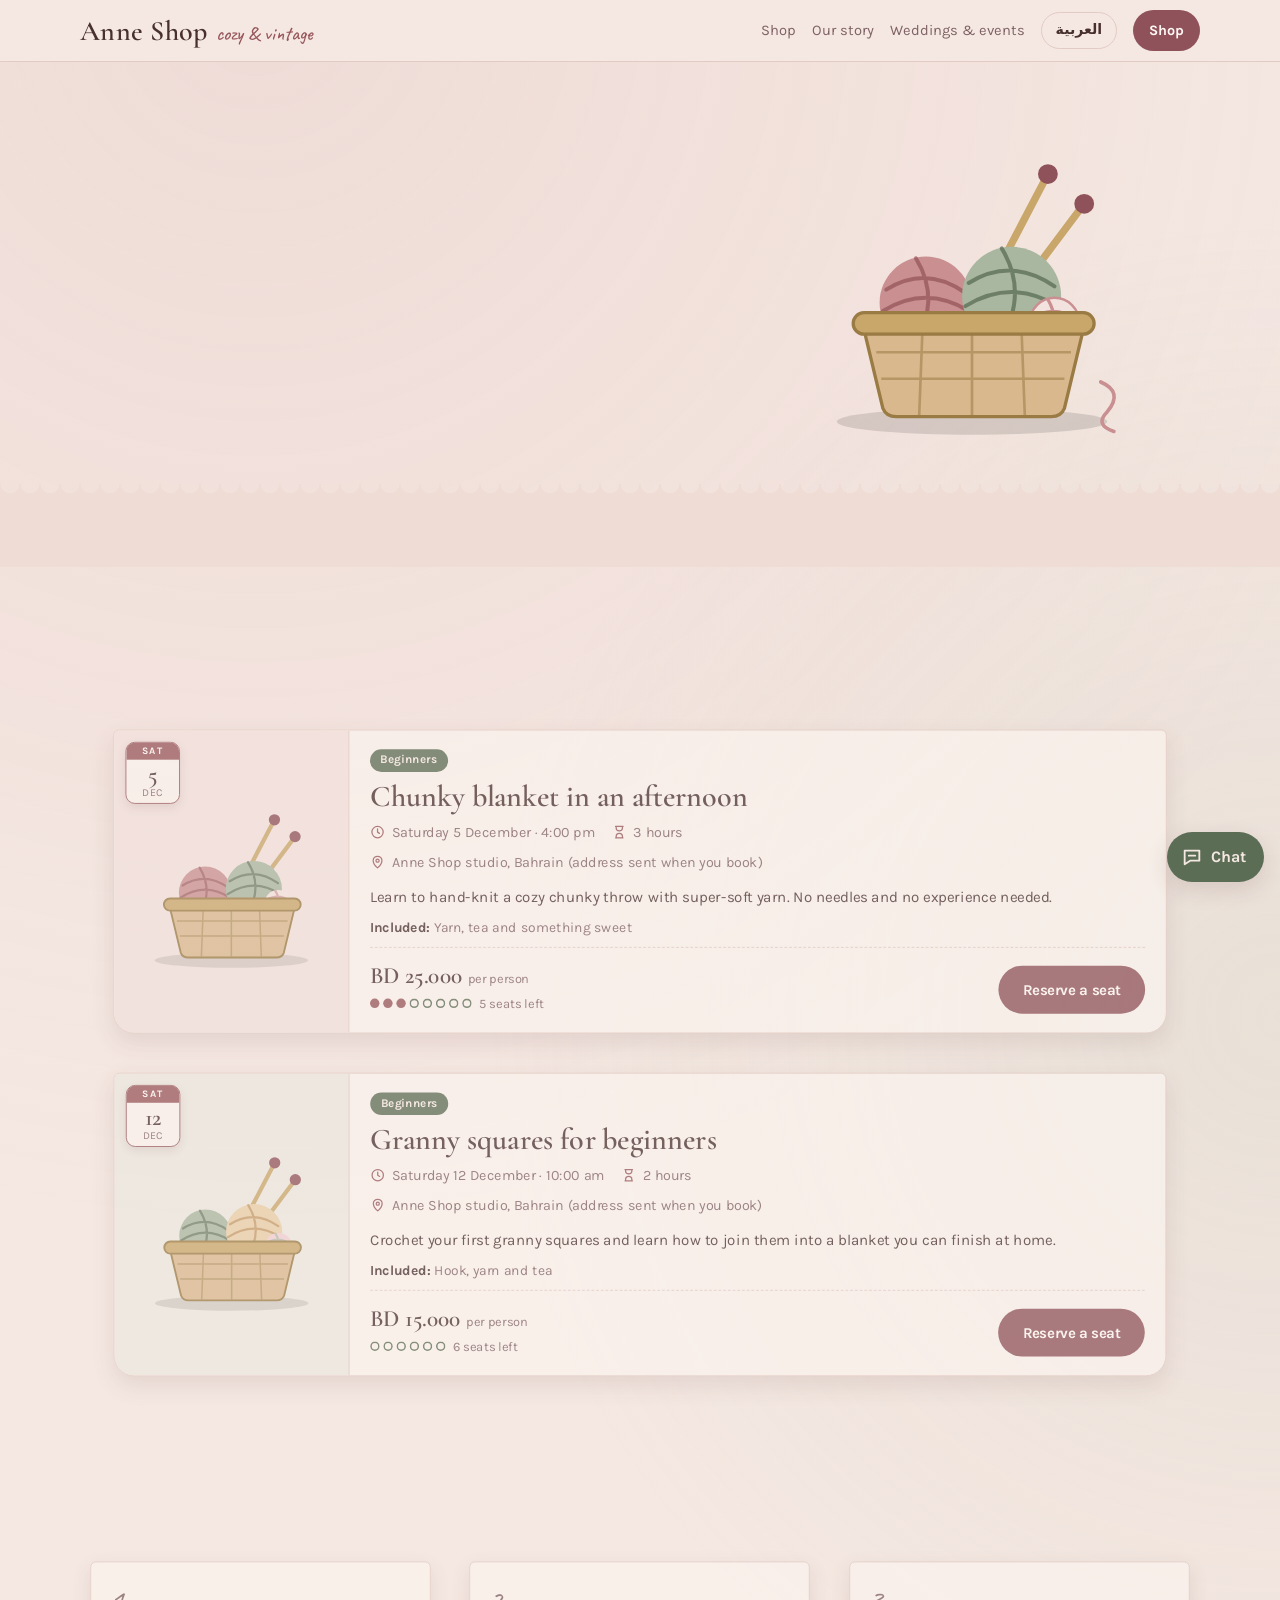
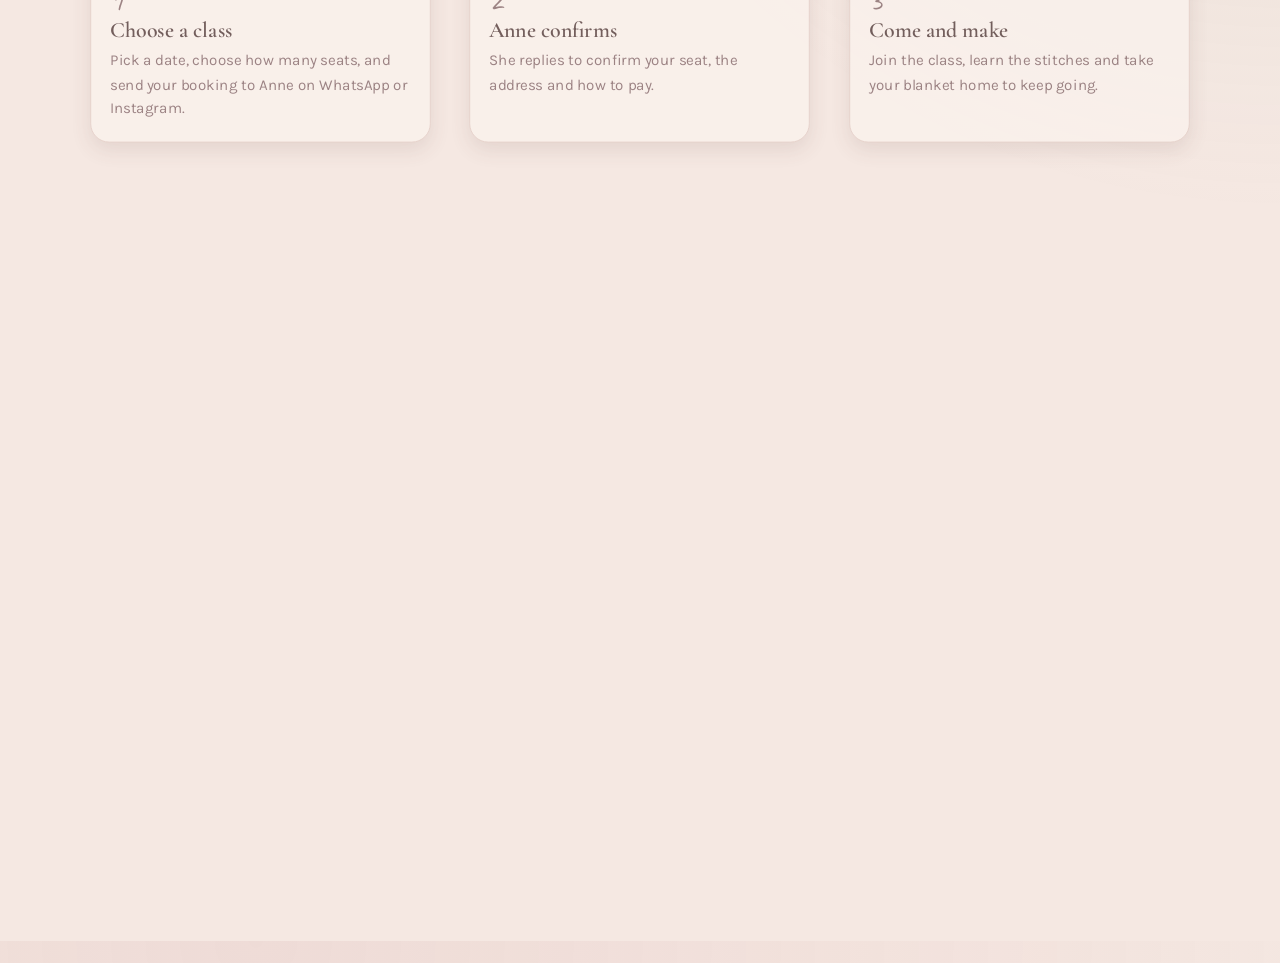
<file: classes.html>
<!doctype html>
<html lang="en" dir="ltr">
<head>
<meta charset="utf-8">
<meta name="viewport" content="width=device-width, initial-scale=1, viewport-fit=cover">
<title>Blanket-making classes | Anne Shop</title>
<meta name="description" content="Small, friendly blanket-making classes in Bahrain with Anne Shop. See upcoming dates and book a seat by message, or ask for a private class.">
<meta name="theme-color" content="#f5e8e2" media="(prefers-color-scheme: light)">
<meta name="theme-color" content="#271c1e" media="(prefers-color-scheme: dark)">
<meta property="og:type" content="website">
<meta property="og:site_name" content="Anne Shop">
<meta property="og:title" content="Blanket-making classes | Anne Shop">
<meta property="og:description" content="Small, friendly blanket-making classes in Bahrain with Anne Shop. See upcoming dates and book a seat by message, or ask for a private class.">
<meta property="og:url" content="https://anneshopbh.com/classes">
<meta property="og:image" content="https://anneshopbh.com/og.png">
<meta property="og:image:width" content="1200">
<meta property="og:image:height" content="630">
<meta name="twitter:card" content="summary_large_image">
<meta name="twitter:title" content="Blanket-making classes | Anne Shop">
<meta name="twitter:description" content="Small, friendly blanket-making classes in Bahrain with Anne Shop. See upcoming dates and book a seat by message, or ask for a private class.">
<meta name="twitter:image" content="https://anneshopbh.com/og.png">
<link rel="preconnect" href="https://fonts.googleapis.com">
<link rel="preconnect" href="https://fonts.gstatic.com" crossorigin>
<script>
/* Set language and direction before first paint so nothing slides around on load. Arabic fonts load only for Arabic. */
window.__arFonts=function(){if(document.getElementById("arFonts"))return;var k=document.createElement("link");k.id="arFonts";k.rel="stylesheet";k.href="https://fonts.googleapis.com/css2?family=Amiri:wght@400;700&family=Aref+Ruqaa:wght@400;700&display=swap";document.head.appendChild(k);};
(function(){var l="en";try{l=localStorage.getItem("anneshop-lang")||((navigator.language||"").toLowerCase().indexOf("ar")===0?"ar":"en")}catch(e){}
if(l!=="ar")l="en";var h=document.documentElement;h.lang=l;h.dir=l==="ar"?"rtl":"ltr";/*motion-head*/var c="boot",m=false;try{m=!matchMedia("(prefers-reduced-motion: reduce)").matches}catch(e){}if(m){c+=" motion";try{if(!sessionStorage.getItem("anneshop-intro")){sessionStorage.setItem("anneshop-intro","1");if(!/^#(candle|blanket|dress)-/.test(location.hash))c+=" intro-on"}if(sessionStorage.getItem("anneshop-arrive")){sessionStorage.removeItem("anneshop-arrive");c+=" arrive"}}catch(e){}try{if(window.CSS&&CSS.registerProperty){CSS.registerProperty({name:"--hole",syntax:"<length>",inherits:false,initialValue:"-240px"});c+=" hole"}}catch(e){}setTimeout(function(){if(!window.__mo)h.classList.add("rv-off")},4000)}h.className=c;/*/motion-head*/if(l==="ar")window.__arFonts();})();
</script>
<link rel="canonical" href="https://anneshopbh.com/classes">
<link rel="icon" href="favicon.svg" type="image/svg+xml">
<link rel="icon" href="favicon-32.png" type="image/png" sizes="32x32">
<link rel="apple-touch-icon" href="apple-touch-icon.png">
<link rel="stylesheet" href="https://fonts.googleapis.com/css2?family=Caveat:wght@500&family=Cormorant+Garamond:ital,wght@0,600;1,500&family=Karla:wght@400;700&display=swap">
<style>
:root{
  --bg:#f5e8e2; --paper:#fbf3ee; --ink:#47302f; --muted:#7e6164;
  --rose:#c98f91; --rose-deep:#97565b; --sage:#a9b6a0; --sage-deep:#5b6d55;
  --line:#e2cbc4; --btn:#8f525a; --btn-ink:#fff8f4; --chip:#efdcd5; --shadow:rgba(90,50,50,.14); --ann:#dfe5d8; --ann-ink:#34402f;
  --f-display:"Cormorant Garamond","Iowan Old Style",Georgia,serif;
  --f-body:"Karla","Trebuchet MS",system-ui,sans-serif;
  --f-hand:"Caveat","Bradley Hand",cursive;
  --dir:1; color-scheme:light;
}
@media (prefers-color-scheme:dark){:root:not([data-theme="light"]){
  --bg:#271c1e; --paper:#33262a; --ink:#f3e4de; --muted:#c3a7a3;
  --rose:#d9a1a3; --rose-deep:#e1a3a6; --sage:#7f9177; --sage-deep:#b2c4a8;
  --line:#4a3739; --btn:#e2aaac; --btn-ink:#2a1d1f; --chip:#3d2d30; --shadow:rgba(0,0,0,.35); --ann:#3a4636; --ann-ink:#e4edd9; color-scheme:dark}}
html[dir="rtl"]{--dir:-1}
html[lang="ar"]{--f-display:"Amiri","Cormorant Garamond",Georgia,serif;--f-body:"Tajawal","Karla",system-ui,sans-serif;--f-hand:"Amiri",serif}

*{box-sizing:border-box}
[hidden]{display:none!important}
.boot *,.boot *::before,.boot *::after{transition:none!important}
html{scroll-behavior:smooth;scroll-padding-top:76px;-webkit-text-size-adjust:100%}
@media (prefers-reduced-motion:reduce){html{scroll-behavior:auto}}
body{margin:0;background:var(--bg);color:var(--ink);font:400 16px/1.6 var(--f-body);
  background-image:radial-gradient(circle at 20% 0%,color-mix(in srgb,var(--rose) 14%,transparent),transparent 45%),radial-gradient(circle at 100% 40%,color-mix(in srgb,var(--sage) 16%,transparent),transparent 40%)}
body::before{content:"";position:fixed;inset:0 0 auto;height:env(safe-area-inset-top,0px);background:var(--bg);z-index:30}
img{max-width:100%}
html{-webkit-tap-highlight-color:rgba(168,101,107,.18)}
button,a,input,select,summary,label{touch-action:manipulation}
.detail,.db,.panel,.lb{overscroll-behavior:contain}
.x{min-width:44px;min-height:44px}
h1,h2,h3{font-family:var(--f-display);font-weight:600;line-height:1.12;margin:0;text-wrap:balance}
a{color:inherit}
button{font:inherit;cursor:pointer}
:focus-visible{outline:2px solid var(--rose-deep);outline-offset:3px}
.gut{padding-left:max(16px,env(safe-area-inset-left,0px));padding-right:max(16px,env(safe-area-inset-right,0px))}
.wrap{max-width:1120px;margin:0 auto}
.hand{font-family:var(--f-hand);font-size:1.45rem;color:var(--rose-deep);line-height:1.1;margin:0}
.eyebrow{font-size:.74rem;letter-spacing:.18em;text-transform:uppercase;color:var(--muted);font-weight:700;margin:0}
html[lang="ar"] .eyebrow,html[lang="ar"] .tag{letter-spacing:0;text-transform:none}

/* announcement */
.ann{background:var(--ann);color:var(--ann-ink);font-size:.92rem}
.annin{display:flex;align-items:center;justify-content:center;gap:12px;padding-block:8px;text-align:center}
.annin a{font-weight:700}
.annin button{background:none;border:0;color:inherit;font-size:1.3rem;line-height:1;padding:2px 6px}

/* header */
header{position:sticky;top:env(safe-area-inset-top,0px);z-index:20;background:var(--bg);border-bottom:1px solid var(--line)}
.bar{display:flex;align-items:center;justify-content:space-between;gap:12px;padding-block:10px}
.logo{display:flex;align-items:baseline;gap:8px;text-decoration:none}
.logo b{font:600 1.75rem var(--f-display);letter-spacing:.01em}
.logo span{font:500 1.25rem var(--f-hand);color:var(--rose-deep)}
nav{display:flex;align-items:center;gap:16px}
nav a.lnk{text-decoration:none;font-size:.92rem;color:var(--muted)}
nav a.lnk:hover{color:var(--ink)}
.langbtn{background:transparent;border:1.5px solid var(--line);color:var(--ink);border-radius:999px;padding:6px 14px;font-size:.88rem;font-weight:700}
.cartbtn{display:flex;align-items:center;gap:8px;background:var(--btn);color:var(--btn-ink);border:0;border-radius:999px;padding:9px 16px;font-weight:700;font-size:.9rem}
.cartbtn i{font-style:normal;background:var(--btn-ink);color:var(--btn);border-radius:999px;min-width:22px;height:22px;display:grid;place-items:center;font-size:.78rem;padding:0 6px}

/* hero */
.hero{display:grid;grid-template-columns:1.1fr .9fr;gap:40px;align-items:center;padding-block:48px 40px}
.hero>*{min-width:0}
.hero h1{font-size:clamp(2.6rem,6.5vw,4.6rem);margin:12px 0 18px}
.hero h1 em{color:var(--rose-deep);font-weight:500}
.hero p.lead{max-width:46ch;color:var(--muted);font-size:1.08rem;margin:0 0 26px}
.cta{display:flex;flex-wrap:wrap;gap:12px;align-items:center}
.btn{display:inline-block;background:var(--btn);color:var(--btn-ink);border:0;border-radius:999px;padding:13px 26px;font-weight:700;text-decoration:none;text-align:center}
.btn.ghost{background:transparent;color:var(--ink);border:1.5px solid var(--rose-deep)}
.btn:disabled{opacity:.5;cursor:not-allowed}
.plate{position:relative;aspect-ratio:1/1.05;max-width:440px;width:100%;margin-inline:auto;background:var(--paper);border-radius:46% 46% 8px 8px/38% 38% 8px 8px;
  border:1px solid var(--line);box-shadow:0 18px 40px var(--shadow);display:grid;place-items:center}
.plate::after{content:"";position:absolute;inset:10px;border:1.5px dashed var(--rose);border-radius:inherit;opacity:.55;pointer-events:none}
.plate svg{width:78%;height:auto}
.stamp{position:absolute;inset-inline-end:-6px;bottom:22px;transform:rotate(-9deg);background:var(--sage);color:#161d12;border-radius:50%;width:92px;height:92px;display:grid;place-items:center;text-align:center;
  font:600 .98rem/1.05 var(--f-display);border:2px dashed #26301f55;padding:8px}

.scallop{height:16px;background:radial-gradient(circle at 10px 0,transparent 9px,var(--chip) 9.5px) 0 0/20px 16px repeat-x}
.promise{background:var(--chip);padding-block:18px}
.promise ul{list-style:none;margin:0 auto;padding:0;max-width:1120px;display:flex;flex-wrap:wrap;justify-content:space-between;gap:10px 28px;font-family:var(--f-display);font-size:1.2rem;font-style:italic}
html[lang="ar"] .promise ul{font-style:normal}
.promise li::before{content:"\2766";color:var(--rose-deep);margin-inline-end:9px;font-style:normal}

/* shop */
section{padding-block:56px 12px}
.head{display:flex;flex-wrap:wrap;justify-content:space-between;align-items:end;gap:16px;margin-bottom:18px}
.head h2{font-size:clamp(2rem,4.5vw,3rem)}
.tools{display:flex;flex-wrap:wrap;gap:10px;align-items:center}
.tools input,.tools select{font:400 .95rem var(--f-body);color:var(--ink);background:var(--paper);border:1.5px solid var(--line);border-radius:999px;padding:9px 16px}
.tools input{width:min(260px,100%)}
.chips{display:flex;flex-wrap:wrap;gap:8px;margin-bottom:22px}
.chip{background:transparent;border:1.5px solid var(--line);color:var(--ink);border-radius:999px;padding:7px 16px;font-size:.9rem}
.chip[aria-pressed="true"]{background:var(--sage-deep);border-color:var(--sage-deep);color:var(--bg)}
.grid{display:grid;grid-template-columns:repeat(auto-fill,minmax(250px,1fr));gap:22px}
.grid>p{grid-column:1/-1;color:var(--muted)}
.card{background:var(--paper);border:1px solid var(--line);border-radius:6px 6px 22px 22px;overflow:hidden;display:flex;flex-direction:column;min-width:0;transition:transform .25s,box-shadow .25s}
@media (hover:hover){.card:hover{transform:translateY(-4px);box-shadow:0 14px 28px var(--shadow)}}
.art{aspect-ratio:1/.92;display:grid;place-items:center;position:relative;border-bottom:1px solid var(--line);text-decoration:none}
.art svg{width:74%;height:auto}
.art img{position:absolute;inset:0;width:100%;height:100%;object-fit:cover}
.tag{position:absolute;top:12px;inset-inline-start:12px;background:var(--rose-deep);color:var(--btn-ink);font-size:.7rem;letter-spacing:.12em;text-transform:uppercase;font-weight:700;padding:3px 10px;border-radius:3px;z-index:1}
.info{padding:16px 18px 18px;display:flex;flex-direction:column;gap:6px;flex:1}
.info h3{font-size:1.5rem}
.info h3 a{text-decoration:none}
.notes{color:var(--muted);font-size:.92rem;margin:0}
.size{font-family:var(--f-hand);font-size:1.2rem;color:var(--sage-deep)}
.buy{display:flex;justify-content:space-between;align-items:center;gap:8px;margin-top:auto;padding-top:12px}
.price{font:600 1.35rem var(--f-display)}
.add{background:transparent;color:var(--ink);border:1.5px solid var(--rose-deep);border-radius:999px;padding:7px 16px;font-weight:700;font-size:.88rem;text-decoration:none;display:inline-block;white-space:nowrap}
@media (hover:hover){.add:hover{background:var(--btn);color:var(--btn-ink);border-color:var(--btn)}}
.add:active{background:var(--btn);color:var(--btn-ink);border-color:var(--btn)}
.add:disabled{opacity:.5;cursor:not-allowed}

/* story + custom */
.story{display:grid;grid-template-columns:.8fr 1.2fr;gap:44px;align-items:center}
.story>*{min-width:0}
.note{background:var(--paper);border:1px solid var(--line);padding:30px 28px;transform:rotate(-1.6deg);box-shadow:0 10px 24px var(--shadow);
  background-image:repeating-linear-gradient(transparent 0 31px,color-mix(in srgb,var(--rose) 28%,transparent) 31px 32px)}
.note p{font-family:var(--f-hand);font-size:1.6rem;line-height:32px;margin:0}
.story h2{font-size:clamp(1.9rem,4vw,2.7rem);margin-bottom:14px}
.story p{color:var(--muted);max-width:52ch;margin:0 0 12px}
.cform{background:var(--paper);border:1px solid var(--line);border-radius:6px 6px 22px 22px;padding:30px;max-width:760px;margin-inline:auto;box-shadow:0 12px 28px var(--shadow)}
.cform h2{font-size:clamp(1.9rem,4vw,2.6rem);margin:6px 0 10px}
.cform .lead{color:var(--muted);margin:0 0 18px}
.frow{display:grid;grid-template-columns:repeat(auto-fit,minmax(190px,1fr));gap:14px;margin-bottom:14px}
.frow>*{min-width:0}
.fld{display:flex;flex-direction:column;gap:4px;font-size:.85rem;font-weight:700;color:var(--muted)}
.fld input,.fld textarea,.fld select{font:400 1rem var(--f-body);color:var(--ink);background:var(--bg);border:1.5px solid var(--line);border-radius:8px;padding:10px 12px;width:100%}
.fld textarea{resize:vertical;min-height:72px}
.chk{display:flex;gap:10px;align-items:center;font-size:.95rem;color:var(--ink);font-weight:500}
.chk input{width:18px;height:18px;accent-color:var(--btn)}
.sum{font:400 .86rem/1.5 ui-monospace,Menlo,monospace;white-space:pre-wrap;background:var(--bg);border:1px dashed var(--rose);border-radius:8px;padding:12px;max-height:240px;overflow:auto;margin:0;direction:ltr;text-align:left}
.fine{font-size:.82rem;color:var(--muted);margin:0}
.err{color:var(--rose-deep);font-weight:700}
.links{display:flex;gap:10px;flex-wrap:wrap}
.links .btn{flex:1;min-width:140px;padding:12px 14px}

footer{margin-top:64px;border-top:1px solid var(--line);padding-block:30px 40px;display:flex;flex-wrap:wrap;gap:16px 40px;justify-content:space-between;color:var(--muted);font-size:.92rem}
footer b{font:600 1.5rem var(--f-display);color:var(--ink)}
footer a{color:var(--rose-deep);font-weight:700}

/* detail page */
.detail{position:fixed;inset:0;z-index:35;background:var(--bg);overflow:auto;padding-top:env(safe-area-inset-top,0px);padding-bottom:env(safe-area-inset-bottom,0px)}
.dtop{padding-block:14px}
.back{background:none;border:0;color:var(--rose-deep);font-weight:700;padding:6px 0;text-align:start}
.dgrid{display:grid;grid-template-columns:1fr 1fr;gap:36px;padding-bottom:60px;align-items:start}
.dgrid>*{min-width:0}
.dmain{position:relative;aspect-ratio:1/1;background:var(--paper);border:1px solid var(--line);border-radius:6px 6px 22px 22px;overflow:hidden;display:grid;place-items:center}
.dmain img{width:100%;height:100%;object-fit:cover}
.dmain svg{width:72%;height:auto}
.thumbs{display:flex;gap:10px;margin-top:12px;flex-wrap:wrap}
.tb{width:68px;height:68px;border:2px solid var(--line);border-radius:8px;padding:0;overflow:hidden;background:var(--paper)}
.tb img{width:100%;height:100%;object-fit:cover;display:block}
.tb[aria-pressed="true"]{border-color:var(--rose-deep)}
.dinfo h2{font-size:clamp(2rem,4.5vw,3rem);margin:4px 0 6px}
.dprice{font:600 1.8rem var(--f-display);margin:8px 0 12px}
.dinfo .lead{color:var(--muted);margin:0 0 16px}
.grp{margin-bottom:16px}
.grp h3{margin:0 0 8px;font-size:.85rem;font-weight:700;color:var(--muted)}
.opts{display:flex;flex-wrap:wrap;gap:8px}
.opt{background:transparent;color:var(--ink);border:1.5px solid var(--line);border-radius:999px;padding:8px 16px;font-size:.92rem}
.opt[aria-pressed="true"]{background:var(--sage-deep);border-color:var(--sage-deep);color:var(--bg)}
.buyrow{display:flex;gap:14px;align-items:center;flex-wrap:wrap;margin:18px 0 22px}
.qty{display:inline-flex;align-items:center;gap:8px}
.qty button{width:28px;height:28px;border-radius:50%;border:1.5px solid var(--line);background:transparent;color:var(--ink);line-height:1;padding:0}
.qty span{min-width:20px;text-align:center;font-variant-numeric:tabular-nums}
.facts{border-top:1px dashed var(--line);padding-top:16px;display:grid;gap:16px}
.facts h3{margin:0 0 6px;font:600 1.3rem var(--f-display)}
.facts p{margin:0;color:var(--muted)}
.facts ul{margin:0;padding-inline-start:20px;color:var(--muted)}

/* modal (scent finder) */
.modal{position:fixed;inset:0;z-index:45;background:rgba(40,22,24,.5);display:grid;place-items:center;padding:16px}
.panel{background:var(--paper);border:1px solid var(--line);border-radius:14px;width:min(520px,100%);max-height:calc(100dvh - 32px);overflow:auto}
.qb{padding:6px 20px 22px}
.qb h3{font-size:1.7rem;margin:8px 0 14px}
.qopts{display:grid;gap:10px}
.qopt{background:var(--bg);border:1.5px solid var(--line);color:var(--ink);border-radius:12px;padding:12px 16px;text-align:start;font-weight:700}
.qopt:hover{border-color:var(--rose-deep)}
.qres{display:grid;grid-template-columns:64px 1fr auto;gap:12px;align-items:center;text-decoration:none;border:1px solid var(--line);border-radius:12px;padding:10px;margin-bottom:10px;background:var(--bg)}
.qres>*{min-width:0}
.qres b{font:600 1.2rem var(--f-display)}
.qstep{font-size:.8rem;color:var(--muted);font-weight:700}

/* cart drawer */
.scrim{position:fixed;inset:0;background:rgba(40,22,24,.5);z-index:40;opacity:0;pointer-events:none;transition:opacity .25s}
.scrim.on{opacity:1;pointer-events:auto}
aside{position:fixed;top:0;bottom:0;inset-inline-end:0;width:min(430px,100%);background:var(--paper);z-index:50;transform:translateX(calc(105% * var(--dir)));transition:transform .3s;display:flex;flex-direction:column;
  border-inline-start:1px solid var(--line);padding-top:env(safe-area-inset-top,0px);padding-bottom:env(safe-area-inset-bottom,0px);padding-left:env(safe-area-inset-left,0px);padding-right:env(safe-area-inset-right,0px)}
aside.on{transform:none}
.dh{display:flex;justify-content:space-between;align-items:center;padding:16px 20px;border-bottom:1px solid var(--line)}
.dh h2{font-size:1.9rem}
.x{background:none;border:0;color:var(--ink);font-size:1.6rem;line-height:1;padding:4px 8px}
.db{flex:1;overflow:auto;padding:8px 20px 20px}
.empty{text-align:center;color:var(--muted);padding:48px 12px}
.empty .hand{display:block;font-size:1.8rem;margin-bottom:6px}
.line{display:grid;grid-template-columns:64px 1fr auto;gap:12px;align-items:center;padding:14px 0;border-bottom:1px dashed var(--line)}
.line>*{min-width:0}
.thumb{width:64px;height:64px;border-radius:8px;background:var(--bg);display:grid;place-items:center;overflow:hidden;position:relative}
.thumb svg{width:84%}
.thumb img{width:100%;height:100%;object-fit:cover}
.line h3{margin:0;font:600 1.15rem var(--f-display)}
.line small{color:var(--muted);display:block}
.line .qty{margin-top:4px}
.lt{font-variant-numeric:tabular-nums;font-weight:700}
.df{border-top:1px solid var(--line);padding:16px 20px 20px;display:flex;flex-direction:column;gap:12px}
.tot{display:flex;justify-content:space-between;font:600 1.5rem var(--f-display)}
.df .btn{width:100%}
.df .links .btn{width:auto}
.toast{position:fixed;left:50%;bottom:calc(24px + env(safe-area-inset-bottom,0px));transform:translate(-50%,30px);background:var(--ink);color:var(--bg);padding:10px 20px;border-radius:999px;font-size:.9rem;opacity:0;transition:.25s;z-index:60;pointer-events:none;max-width:calc(100% - 32px);text-align:center}
.toast.on{opacity:1;transform:translate(-50%,0)}

/* featured candle */
.feat{display:grid;grid-template-columns:.9fr 1.1fr;gap:32px;align-items:center;background:var(--paper);border:1px solid var(--line);border-radius:6px 6px 26px 26px;padding:26px;box-shadow:0 14px 32px var(--shadow);position:relative}
.feat>*{min-width:0}
.feat::before{content:"";position:absolute;inset:8px;border:1.5px dashed var(--rose);border-radius:inherit;opacity:.45;pointer-events:none}
.fart{aspect-ratio:1/.9;border-radius:14px;overflow:hidden;display:grid;place-items:center;position:relative;text-decoration:none}
.fart svg{width:70%;height:auto}
.fart img{position:absolute;inset:0;width:100%;height:100%;object-fit:cover}
.feat h2{font-size:clamp(2rem,4.5vw,3rem);margin:4px 0 8px}
.feat .lead{color:var(--muted);margin:0 0 12px}
.fnote{font-family:var(--f-hand);font-size:1.5rem;color:var(--sage-deep);margin:0 0 14px;line-height:1.2}
.featrow{display:flex;gap:16px;align-items:center;flex-wrap:wrap}

/* galleries */
.lead2{color:var(--muted);max-width:60ch;margin:0 0 20px}
.gal{display:grid;grid-template-columns:repeat(auto-fill,minmax(220px,1fr));gap:14px}
.gi{margin:0;background:var(--paper);border:1px solid var(--line);border-radius:6px 6px 18px 18px;overflow:hidden;display:flex;flex-direction:column;min-width:0}
.gi.vid{grid-column:span 2}
.gb{display:block;width:100%;aspect-ratio:1/1;padding:0;border:0;background:var(--chip);cursor:zoom-in}
.gb img{width:100%;height:100%;object-fit:cover;display:block}
.gi video,.gi iframe{width:100%;aspect-ratio:16/10;border:0;background:#000;display:block}
.gi figcaption{padding:10px 14px 12px;font-size:.9rem;color:var(--muted)}
.gi figcaption b{display:block;color:var(--ink);font:600 1.1rem var(--f-display)}
.lb{position:fixed;inset:0;z-index:55;background:rgba(30,16,18,.9);display:grid;grid-template-rows:1fr auto;padding:16px;padding-top:calc(16px + env(safe-area-inset-top,0px));padding-bottom:calc(16px + env(safe-area-inset-bottom,0px))}
.lb .stage{display:grid;place-items:center;min-height:0}
.lb img{max-width:100%;max-height:100%;object-fit:contain;border-radius:8px}
.lb .cap{color:#f3e4de;text-align:center;padding-top:10px;min-height:1.6em}
.lb .x{color:#fff;position:absolute;font-size:2rem}
.lbc{top:calc(10px + env(safe-area-inset-top,0px));inset-inline-end:14px}
.lbn{top:50%;transform:translateY(-50%);background:rgba(0,0,0,.35)!important;border-radius:50%;width:44px;height:44px}
.lbp{inset-inline-start:10px}
.lbnx{inset-inline-end:10px}
.lbn span{display:inline-block;transform:scaleX(var(--dir))}

/* whatsapp button, share, notify */
.fab{position:fixed;z-index:36;bottom:calc(18px + env(safe-area-inset-bottom,0px));inset-inline-end:max(16px,env(safe-area-inset-right,0px),env(safe-area-inset-left,0px));display:flex;align-items:center;gap:8px;background:var(--sage-deep);color:var(--bg);text-decoration:none;font-weight:700;border-radius:999px;padding:12px 18px 12px 14px;box-shadow:0 8px 22px var(--shadow)}
.fab svg{flex:none}
.share{display:flex;gap:10px;align-items:center;flex-wrap:wrap;margin:0 0 20px}
.btn.sm{padding:7px 16px;font-size:.88rem}
.notify{border:1px dashed var(--rose);border-radius:12px;padding:14px;margin:0 0 18px;display:flex;flex-direction:column;gap:10px}

@keyframes flick{0%,100%{transform:scale(1,1) rotate(-1deg)}35%{transform:scale(.94,1.07) rotate(1.5deg)}70%{transform:scale(1.03,.96) rotate(-1.5deg)}}
.flame{animation:flick 2.6s ease-in-out infinite;transform-box:fill-box;transform-origin:50% 100%}
@media (prefers-reduced-motion:reduce){.flame{animation:none}.card,aside,.scrim,.toast{transition:none}}
@media (max-width:760px){
  .hero,.story,.dgrid{grid-template-columns:1fr;gap:28px}
  .hero{padding-top:30px}
  .plate{max-width:340px}
  nav a.lnk{display:none}
  nav{gap:10px}
  .logo span{display:none}
  .promise ul{flex-direction:column}
  .cform{padding:22px 18px}
  .feat{grid-template-columns:1fr;padding:20px 18px;gap:20px}
  .gal{grid-template-columns:repeat(2,1fr)}
  .gi.vid{grid-column:1/-1}
  .fab span{display:none}
  .fab{padding:14px;min-width:48px;min-height:48px;justify-content:center;transition:bottom .2s}
  .fab.up{bottom:calc(92px + env(safe-area-inset-bottom,0px))}
  .toast{bottom:calc(92px + env(safe-area-inset-bottom,0px))}
  /* comfortable tap targets and no iOS focus-zoom */
  .logo{min-height:44px;align-items:center}
  .langbtn{min-height:44px;padding-inline:16px}
  .cartbtn{min-height:44px}
  .back{min-height:44px;padding-inline:4px;display:inline-flex;align-items:center}
  .x{min-width:44px;min-height:44px}
  .tools{width:100%}
  .tools input,.tools select{font-size:16px;min-height:44px}
  .tools input{flex:1;width:auto;min-width:0}
  .chips{flex-wrap:nowrap;overflow-x:auto;scroll-snap-type:x proximity;scroll-padding-inline:16px;margin-inline:-16px;padding-inline:16px;padding-bottom:4px;scrollbar-width:none;-webkit-overflow-scrolling:touch}
  .chips::-webkit-scrollbar{display:none}
  .chip{flex:none;min-height:44px;padding-inline:18px;scroll-snap-align:start}
  .fld input,.fld textarea,.fld select{font-size:16px}
  .opt{min-height:44px}
  .qty button{width:44px;height:44px;font-size:1.2rem}
  .qty{gap:6px}
  .btn.sm{min-height:44px;display:inline-flex;align-items:center}
  .qopt{min-height:48px}
  .hero{padding-block:22px 20px;gap:20px}
  .hero h1{font-size:clamp(2.2rem,10vw,2.8rem);margin:8px 0 12px}
  .hero p.lead{font-size:1rem;margin-bottom:20px}
  .plate{max-width:240px}
  .stamp{width:76px;height:76px;font-size:.84rem}
  section{padding-block:40px 8px}
  .cta{align-items:stretch}
  .cta .btn{flex:1;min-width:140px;padding:14px 16px;display:flex;align-items:center;justify-content:center}
  /* two-up product grid */
  .grid{grid-template-columns:repeat(2,minmax(0,1fr));gap:12px}
  .art{aspect-ratio:1/1}
  .tag{top:8px;inset-inline-start:8px;font-size:.62rem;padding:2px 7px}
  .info{padding:12px 12px 14px;gap:4px}
  .info h3{font-size:1.2rem}
  .info h3 a{display:flex;align-items:center;min-height:44px}
  .chk{min-height:44px}
  .chk input{width:22px;height:22px}
  .notes{font-size:.82rem;display:-webkit-box;-webkit-line-clamp:2;-webkit-box-orient:vertical;overflow:hidden}
  .size{font-size:1.05rem}
  .buy{flex-direction:column;align-items:stretch;gap:8px}
  .price{font-size:1.2rem}
  .add{width:100%;text-align:center;min-height:44px;padding-block:10px;display:inline-flex;align-items:center;justify-content:center}
  /* candle page: swipe gallery + sticky buy bar */
  .dmain{aspect-ratio:1/.9}
  .thumbs{flex-wrap:nowrap;overflow-x:auto;justify-content:center;gap:8px}
  .tb{width:48px;height:48px;flex:none}
  .dgrid{gap:18px;padding-bottom:24px}
  .buyrow{position:sticky;bottom:0;z-index:3;background:var(--bg);margin:18px -16px 18px;padding:10px 16px calc(10px + env(safe-area-inset-bottom,0px));border-top:1px solid var(--line);box-shadow:0 -8px 18px var(--shadow);flex-wrap:nowrap;gap:10px}
  .buyrow .bprice{display:block;font:600 1.3rem var(--f-display);white-space:nowrap;margin-inline-end:auto}
  .buyrow .btn{padding-inline:20px;min-height:48px}
  .share .btn{flex:1}
  /* cart */
  .dh{padding:10px 8px 10px 20px}
  .df .links .btn{flex:1}
  .lbn{width:48px;height:48px}
}
.bprice{display:none}
.slides{display:flex;width:100%;height:100%;overflow-x:auto;scroll-snap-type:x mandatory;scrollbar-width:none;overscroll-behavior-x:contain}
.slides::-webkit-scrollbar{display:none}
.slides>*{flex:0 0 100%;width:100%;height:100%;scroll-snap-align:start;object-fit:cover}

/* about page */
.ahero{display:grid;grid-template-columns:.85fr 1.15fr;gap:48px;align-items:center;padding-block:56px 36px}
.ahero>*{min-width:0}
.ahero h1{font-size:clamp(2.3rem,6vw,4rem);margin:10px 0 18px}
.ahero h1 em{color:var(--rose-deep);font-weight:500}
.ahero p{color:var(--muted);font-size:1.08rem;max-width:54ch;margin:0 0 14px}
.ahero .note{max-width:380px;margin-inline:auto}
.steps{display:grid;grid-template-columns:repeat(3,1fr);gap:18px;margin-top:22px}
.stp{background:var(--paper);border:1px solid var(--line);border-radius:6px 6px 20px 20px;padding:22px 20px;box-shadow:0 8px 20px var(--shadow)}
.stp .hand{font-size:2rem}
.stp h3{font-size:1.45rem;margin:2px 0 6px}
.stp p{margin:0;color:var(--muted)}
.ctas{background:var(--paper);border:1px solid var(--line);border-radius:6px 6px 26px 26px;padding:34px 26px;text-align:center;box-shadow:0 12px 28px var(--shadow);max-width:760px;margin-inline:auto}
.ctas h2{font-size:clamp(1.9rem,4vw,2.6rem);margin:0 0 8px}
.ctas p{color:var(--muted);margin:0 0 20px}
.ctas .cta{justify-content:center}
@media (max-width:760px){
  .ahero{grid-template-columns:1fr;gap:22px;padding-block:22px 18px}
  .steps{grid-template-columns:1fr}
  .ctas{padding:26px 18px}
  .ctas .btn{flex:1 1 100%;min-height:48px;display:flex;align-items:center;justify-content:center}
}



.btn.wa{width:100%;display:flex;align-items:center;justify-content:center;gap:10px;background:var(--sage-deep);color:var(--btn-ink);padding:15px 20px;font-size:1.05rem;min-height:52px}
.btn.wa.ig{background:var(--rose-deep)}
.three{display:grid;grid-template-columns:repeat(3,1fr);gap:18px}
.evform{max-width:760px;margin-inline:auto}
.chkgrid{display:grid;grid-template-columns:repeat(auto-fit,minmax(220px,1fr));gap:2px 16px;margin:2px 0 14px}
.ighint{background:var(--ann);color:var(--ann-ink);border-radius:10px;padding:10px 12px;font-weight:700;margin:0}
@media (max-width:760px){.three{grid-template-columns:1fr}.evform{padding:22px 18px}}

/* classes page */
.nw{white-space:nowrap}
.ahero.kh{grid-template-columns:1.15fr .85fr}
.kart svg{display:block;width:100%;max-width:330px;height:auto;margin-inline:auto}
.klist{display:grid;gap:20px}
.kc{display:grid;grid-template-columns:minmax(180px,250px) minmax(0,1fr);background:var(--paper);border:1px solid var(--line);border-radius:6px 6px 22px 22px;overflow:hidden;box-shadow:0 10px 24px var(--shadow);scroll-margin-top:90px;transition:box-shadow .4s}
.kc.hl{box-shadow:0 0 0 3px var(--rose-deep),0 10px 24px var(--shadow)}
.kc-art{position:relative;display:grid;place-items:center;min-height:230px;border-inline-end:1px solid var(--line)}
.kc-art img{position:absolute;inset:0;width:100%;height:100%;object-fit:cover}
.kc-art svg{width:80%;height:auto}
.kc-art .ktile{position:absolute;top:12px;inset-inline-start:12px;box-shadow:0 4px 10px var(--shadow)}
.kc-body{padding:20px 22px;display:flex;flex-direction:column;gap:8px;min-width:0}
.kc-top{display:flex;gap:8px;flex-wrap:wrap}
.klevel,.kfull{border-radius:999px;padding:2px 11px;font-size:.78rem;font-weight:700}
.klevel{background:var(--sage-deep);color:var(--bg)}
.kfull{background:var(--rose-deep);color:var(--btn-ink)}
.kc h3{font-size:clamp(1.6rem,3.4vw,2rem)}
.kmeta{display:flex;flex-wrap:wrap;gap:4px 18px;margin:0;color:var(--muted);font-size:.95rem}
.kmeta span{display:inline-flex;align-items:center;gap:7px}
.kmeta svg{flex:none;color:var(--rose-deep)}
.kabout{margin:4px 0 0}
.kinc{margin:0;color:var(--muted);font-size:.92rem}
.kinc b{color:var(--ink)}
.kfoot{display:flex;align-items:flex-end;justify-content:space-between;gap:14px;flex-wrap:wrap;margin-top:auto;padding-top:14px;border-top:1px dashed var(--line)}
.kprice{font:600 1.55rem var(--f-display)}
.kprice small{font:400 .85rem var(--f-body);color:var(--muted);margin-inline-start:6px}
.kseats{display:flex;align-items:center;gap:8px;flex-wrap:wrap;font-size:.86rem;color:var(--muted);margin-top:4px}
.kseats.low{color:var(--rose-deep);font-weight:700}
.dots{display:inline-flex;gap:4px;flex-wrap:wrap}
.dots i{width:10px;height:10px;border-radius:50%;background:var(--rose-deep)}
.dots i.o{background:transparent;box-shadow:inset 0 0 0 1.6px var(--sage-deep)}
.kempty{background:var(--paper);border:1px dashed var(--rose);border-radius:16px;padding:24px;text-align:center}
.kempty p{color:var(--muted);margin:0 auto 16px;max-width:52ch}
.ktile{display:inline-flex;flex-direction:column;align-items:center;width:58px;border-radius:10px;overflow:hidden;text-align:center;background:var(--paper);border:1.5px solid var(--rose-deep);line-height:1.1;flex:none}
.ktile i{align-self:stretch;font-style:normal;background:var(--rose-deep);color:var(--btn-ink);font-size:.66rem;font-weight:700;letter-spacing:.12em;text-transform:uppercase;padding:3px 0}
.ktile b{font:600 1.55rem/1.1 var(--f-display);padding-top:3px}
.ktile small{font-size:.7rem;color:var(--muted);padding-bottom:4px;text-transform:uppercase;letter-spacing:.06em}
html[lang="ar"] .ktile i,html[lang="ar"] .ktile small{letter-spacing:0;text-transform:none}
html[lang="ar"] .ktile b,html[lang="ar"] .kprice{font-family:var(--f-body);font-weight:700}
/* booking */
.bk{display:flex;flex-direction:column;gap:14px;padding-top:6px}
.bk-k{display:flex;gap:12px;align-items:center}
.bk-k>span{min-width:0}
.bk-k b{display:block;font:600 1.3rem/1.2 var(--f-display)}
.bk-k small{display:block;color:var(--muted);font-size:.86rem}
.bk .grp{margin:0}
.bk .grp h3{font:700 .85rem/1.4 var(--f-body);color:var(--muted);margin:0 0 8px}
.bk-tot{display:flex;justify-content:space-between;font:600 1.3rem var(--f-display);border-top:1px dashed var(--line);padding-top:10px}
html[lang="ar"] .bk-tot{font-family:var(--f-body);font-weight:700}
@media (max-width:760px){
  .ahero.kh{grid-template-columns:1fr}
  .kart svg{max-width:180px}
  .kc{grid-template-columns:1fr}
  .kc-art{min-height:0;height:180px;border-inline-end:0;border-bottom:1px solid var(--line)}
  .kc-art svg{width:auto;height:160px}
  .kc-body{padding:16px 16px 18px}
  .kfoot .btn{flex:1 1 100%;min-height:48px;display:flex;align-items:center;justify-content:center}
  .bk .qty button{width:44px;height:44px}
}
/*motion-css*/
/* ===== Motion (shared by index, about, events; built in from motion/) ===== */
/* Cozy candle-lighting intro, first page of a visit only (about 5.5s; shop shows from about 4s; tap to skip):
   dim warm room -> spark -> flame catches -> warm glow + drifting embers -> name -> handwritten subtitle -> light spreads to reveal the page */
.intro{display:none}
html.intro-on .intro{position:fixed;inset:0;z-index:200;display:grid;place-items:center;overflow:hidden;cursor:pointer;background:#1b1213;color:#f6e6dc}
html.intro-on .intro::before{content:"";position:absolute;inset:0;opacity:0;animation:iRoom 2.2s ease-out .85s forwards;
  background:radial-gradient(circle at var(--fx,50%) var(--fy,42%),#56372b 0%,#33221e 34%,#1b1213 72%)}
html.intro-on:not(.hole) .intro{animation:iFade 1.3s ease-in-out 4s forwards}
html.intro-on.hole .intro{--hole:-240px;animation:iHole 1.5s cubic-bezier(.55,.05,.35,1) 3.95s forwards;
  -webkit-mask-image:radial-gradient(circle at var(--fx,50%) var(--fy,42%),transparent var(--hole),#000 calc(var(--hole) + 220px));
  mask-image:radial-gradient(circle at var(--fx,50%) var(--fy,42%),transparent var(--hole),#000 calc(var(--hole) + 220px))}
html.intro-on.intro-skip .intro{animation:iSkip .5s ease forwards}
.i-in{position:relative;display:flex;flex-direction:column;align-items:center;text-align:center;padding:16px;animation:iIn .9s ease-out .1s both,iInOut .8s ease-in 3.8s forwards}
.i-scene{position:relative;width:clamp(150px,20vmin,210px);aspect-ratio:1;isolation:isolate}
.i-glow{position:absolute;left:50%;top:37.3%;width:560px;height:560px;margin:-280px 0 0 -280px;border-radius:50%;pointer-events:none;z-index:0;opacity:0;transform:scale(.3);
  background:radial-gradient(circle,rgba(255,214,150,.62) 0%,rgba(250,190,120,.26) 22%,rgba(246,180,110,.1) 42%,rgba(246,180,110,0) 66%);
  animation:iGlowIn 2.2s cubic-bezier(.2,.7,.2,1) .9s forwards,iBreathe 3.4s ease-in-out 3.1s infinite,iGlowOut 1.4s ease-in 3.9s forwards}
.i-cup{position:relative;z-index:1;display:block;width:100%;height:100%;overflow:visible;filter:brightness(.45) saturate(.7);animation:iWarm 1.8s ease-out .85s forwards}
.i-flame{transform-box:fill-box;transform-origin:50% 100%;transform:scale(0);animation:iFlame 1.2s cubic-bezier(.25,.8,.3,1) .8s forwards,iFlick 3.2s ease-in-out 2.05s infinite}
.i-spark{transform-box:fill-box;transform-origin:center;opacity:0;animation:iSpark .75s ease-out .7s}
.i-ember{position:absolute;z-index:2;left:50%;top:30.7%;width:4px;height:4px;margin:-2px 0 0 -2px;border-radius:50%;background:#ffd79a;box-shadow:0 0 6px 2px rgba(255,190,110,.55);opacity:0;
  animation:iEmber var(--t,2.8s) ease-out var(--d,2s) 2 both}
.i-name{position:relative;font:600 2.6rem/1.1 var(--f-display);color:#f6e6dc;letter-spacing:.06em;margin:16px 0 0;text-shadow:0 0 22px rgba(255,190,120,.28);opacity:0;
  animation:iName 1.4s cubic-bezier(.2,.7,.2,1) 1.4s forwards}
.i-sub{position:relative;font:500 1.5rem/1.3 var(--f-hand);color:#eaa9a3;margin:6px 0 0;clip-path:inset(0 100% 0 0);animation:iWrite 1.3s cubic-bezier(.45,.05,.35,1) 1.9s forwards}
html[dir="rtl"] .i-sub{clip-path:inset(0 0 0 100%)}
html[lang="ar"] .i-sub [lang="en"],html:not([lang="ar"]) .i-sub [lang="ar"]{display:none}
@keyframes iRoom{to{opacity:1}}
@keyframes iIn{from{opacity:0;transform:translateY(12px)}}
@keyframes iInOut{to{opacity:0;transform:translateY(-12px) scale(.98)}}
@keyframes iWarm{to{filter:brightness(1) saturate(1)}}
@keyframes iSpark{0%{opacity:0;transform:scale(.2)}30%{opacity:1;transform:scale(1.8)}100%{opacity:0;transform:scale(.4)}}
@keyframes iFlame{0%{transform:scale(0)}30%{transform:scale(.32,.5)}48%{transform:scale(.26,.4)}100%{transform:scale(1)}}
@keyframes iFlick{0%,100%{transform:scale(1,1) rotate(-1deg)}30%{transform:scale(.96,1.05) rotate(1.2deg)}60%{transform:scale(1.03,.97) rotate(-1.4deg)}80%{transform:scale(.98,1.03) rotate(.6deg)}}
@keyframes iGlowIn{to{opacity:1;transform:scale(1)}}
@keyframes iBreathe{0%,100%{opacity:1;transform:scale(1)}50%{opacity:.82;transform:scale(1.07)}}
@keyframes iGlowOut{to{opacity:0;transform:scale(3.4)}}
@keyframes iEmber{0%{opacity:0;transform:translate(0,0) scale(.7)}18%{opacity:.95}100%{opacity:0;transform:translate(var(--x,0px),-120px) scale(.2)}}
@keyframes iName{from{opacity:0;letter-spacing:.34em;transform:translateY(8px)}to{opacity:1;letter-spacing:.06em;transform:none}}
@keyframes iWrite{to{clip-path:inset(0 0 0 0)}}
@keyframes iHole{to{--hole:170vmax;visibility:hidden}}
@keyframes iFade{to{opacity:0;visibility:hidden}}
@keyframes iSkip{to{opacity:0;visibility:hidden}}

/* sections drift up softly as they come into view (.rv = one block, .rvs = its children one after another) */
html.motion:not(.rv-off) .rv:not(.in),html.motion:not(.rv-off) .rvs:not(.in)>*{opacity:0;transform:translateY(22px)}
html.motion .rv.in,html.motion .rvs.in>*{animation:rvIn 1.3s cubic-bezier(.22,.61,.36,1) var(--dl,0s) backwards}
@keyframes rvIn{from{opacity:0;transform:translateY(22px)}}

/* header gets a soft shadow when scrolling */
html.motion header{transition:box-shadow .6s ease}
html.scrolled header{box-shadow:0 8px 24px var(--shadow)}

/* candle page, scent finder and photo viewer open slowly and softly */
html.motion .detail{animation:dIn .65s cubic-bezier(.22,.61,.36,1);transform-origin:var(--ox,50%) var(--oy,35%)}
html.motion .detail.closing{animation:dOut .38s cubic-bezier(.4,0,.6,1) forwards;pointer-events:none}
html.motion .modal:not([hidden]){animation:fIn .45s ease}
html.motion .modal:not([hidden]) .panel{animation:pIn .6s cubic-bezier(.22,.61,.36,1)}
html.motion .lb:not([hidden]){animation:fIn .4s ease}
@keyframes dIn{from{opacity:0;transform:scale(.92)}}
@keyframes dOut{to{opacity:0;transform:scale(.97)}}
@keyframes pIn{from{opacity:0;transform:translateY(16px) scale(.97)}}
@keyframes fIn{from{opacity:0}}

/* page to page: View Transitions where supported, a soft fade everywhere else */
@media (prefers-reduced-motion:no-preference){
  @view-transition{navigation:auto}
  header{view-transition-name:site-head}
  ::view-transition-old(root){animation:vtOut .45s ease both}
  ::view-transition-new(root){animation:vtIn .8s cubic-bezier(.22,.61,.36,1) both}
}
@keyframes vtOut{to{opacity:0;transform:translateY(-10px)}}
@keyframes vtIn{from{opacity:0;transform:translateY(14px)}}
html.leaving main{opacity:0;transform:translateY(-10px);transition:opacity .3s ease,transform .3s ease}
html.arrive main{animation:pgIn .8s cubic-bezier(.22,.61,.36,1)}
@keyframes pgIn{from{opacity:0;transform:translateY(14px)}}
/*/motion-css*/
/*shared-css*/
/* ===== Tablets & touch screens (shared by index, about, events; built in from motion/) ===== */
/* keep words in the header on one line */
.logo{flex:none;white-space:nowrap}
nav a.lnk{white-space:nowrap}
/* narrow cards put the button under the price (phones already do this) */
.card{container-type:inline-size}
@container (max-width:300px){
  .buy{flex-direction:column;align-items:stretch;gap:10px}
  .add{width:100%;text-align:center;justify-content:center}
}
.amt{white-space:nowrap}
/* announcement close button and form boxes big enough for a finger everywhere */
#annX{min-width:44px;min-height:44px;margin-block:-10px}
.fld input,.fld select{min-height:44px}

/* finger-sized controls on any touch screen (phones, iPads), and 16px text so iPads don't zoom into boxes */
/* (menu links are hidden on phones, so only size them where they show) */
@media (pointer:coarse) and (min-width:761px){
  nav a.lnk{min-height:44px;min-width:44px;display:inline-flex;align-items:center;justify-content:center}
}
@media (pointer:coarse){
  .logo{min-height:44px;align-items:center}
  .langbtn,.cartbtn{min-height:44px}
  .back{min-height:44px;display:inline-flex;align-items:center}
  .tools input,.tools select{font-size:16px;min-height:44px}
  .chip{min-height:44px;padding-inline:18px}
  .opt{min-height:44px}
  .qty{gap:6px}
  .qty button{width:44px;height:44px;font-size:1.2rem}
  .add{min-height:44px;display:inline-flex;align-items:center;justify-content:center}
  .btn.sm{min-height:44px;display:inline-flex;align-items:center}
  .qopt{min-height:48px}
  .info h3 a{display:flex;align-items:center;min-height:44px}
  .chk{min-height:44px}
  .wlink{min-height:44px}
  .lbn{width:48px;height:48px}
}

/* iPads and up: three candles per row from iPad portrait width */
@media (min-width:761px){
  .grid{grid-template-columns:repeat(auto-fill,minmax(220px,1fr))}
}
/* iPad portrait: compact header so nothing wraps */
@media (min-width:761px) and (max-width:960px){
  .logo span{display:none}
  nav{gap:14px}
  nav a.lnk{font-size:.9rem}
}
/* iPad portrait and landscape: centred promise line, slightly tighter grid */
@media (min-width:761px) and (max-width:1100px){
  .promise ul{justify-content:center;gap:10px 34px}
  .grid{gap:18px}
}

/* iPads and desktop: the shelf's search, sort and "Find my scent" stay on one tidy row,
   beside the title when there is room, otherwise together on the line under it */
@media (min-width:761px){
  .tools{flex-wrap:nowrap;flex:0 1 auto;min-width:0}
  .tools input{flex:1 1 auto;width:240px;min-width:150px}
}
/*/shared-css*/
/*arabic-css*/
/* ===== Arabic edition (shared by index, about, events; built in from motion/) =====
   "Anne's handwriting": Ruqaa (Aref Ruqaa) for everything Anne would write by hand - the shop name, headings,
   candle names, labels, her note - and a calm Naskh (Amiri) for everything you read or tap.
   One ornament only: the calligrapher's rhombic pen dot (nuqta), which marks the promise list. Arabic never gets letter-spacing or slanting (both break the joins). */
html[lang="ar"]{font-size:112.5%;
  --f-display:"Aref Ruqaa","Amiri","Geeza Pro",serif;
  --f-hand:"Aref Ruqaa","Amiri","Geeza Pro",serif;
  --f-body:"Amiri","Noto Naskh Arabic","Geeza Pro","Arabic Typesetting",serif}
html[lang="ar"] body{font-size:18px;line-height:1.85}
html[lang="ar"] *{letter-spacing:0!important}
html[lang="ar"] :is(em,i,cite,dfn,var){font-style:normal}
html[lang="ar"] [lang="en"]{font-family:"Karla","Trebuchet MS",system-ui,sans-serif}
html[lang="ar"] :is(h1,h2,h3){font-weight:700;line-height:1.42}
html[lang="ar"] :is(.hero,.ahero) h1 em{color:inherit;font-weight:inherit}

/* the logotype: متجر آن, lettered in Ruqaa */
.lg{display:none;fill:currentColor;overflow:visible}
html[lang="ar"] .logo .lg{display:block;height:50px;width:auto;aspect-ratio:336/167;margin-block:-4px}
html[lang="ar"] .logo>b,html[lang="ar"] .logo>span{display:none}
html[lang="ar"] .logo{align-items:center}
html[lang="ar"] footer .lg{display:block;height:58px;width:auto;aspect-ratio:336/167;color:var(--ink);margin:0 0 4px}
html[lang="ar"] footer b{display:none}
html[lang="ar"] footer b+br{display:none}

/* handwritten notes above headings lean a little, like a note in a book's margin */
html[lang="ar"] .hand{font-weight:400;line-height:1.5}
html[lang="ar"] :is(.hero,.ahero,.head,.cform,.feat,.ctas,.evform) .hand:not(:empty){display:inline-block;rotate:2.5deg;transform-origin:100% 100%;font-size:1.4rem;line-height:1.5;color:var(--rose-deep);margin-bottom:2px}

/* headings */
html[lang="ar"] .hero h1{line-height:1.38;margin:8px 0 22px}
html[lang="ar"] .ahero h1{line-height:1.4}
html[lang="ar"] .head{margin-bottom:22px}
html[lang="ar"] :is(.hero p.lead,.ahero p,.story p,.lead2,.cform .lead,.feat .lead,.ctas p,.dinfo .lead){line-height:1.9}

/* buttons and controls: Naskh, with a line height that keeps them slim */
html[lang="ar"] :is(.btn,.add,.chip,.opt,.qopt,.langbtn,.cartbtn,.back,.wlink,.cb-btn,.fab){line-height:1.45}
html[lang="ar"] .btn{padding-block:11px 13px}
html[lang="ar"] .langbtn{font-weight:700;font-size:.8rem}
html[lang="ar"] nav a.lnk{font-size:1rem}
html[lang="ar"] .cartbtn i{font-size:.8rem}

/* the promise line: handwritten, each marked with a pen dot */
html[lang="ar"] .promise ul{font:400 1.22rem/1.6 var(--f-hand)}
html[lang="ar"] .promise li::before{content:"";display:inline-block;width:.5em;height:.42em;margin-inline-end:.55em;vertical-align:.08em;
  background:var(--rose-deep);clip-path:polygon(46% 0,100% 40%,56% 100%,0 62%)}

/* candles: the name and size are written like a jar label; prices read clearly in Naskh with Arabic digits */
html[lang="ar"] .info{gap:4px}
html[lang="ar"] .info h3{font-size:1.45rem;line-height:1.35}
html[lang="ar"] .size{font-size:1.08rem;line-height:1.5}
html[lang="ar"] .notes{line-height:1.75}
html[lang="ar"] :is(.price,.dprice,.bprice,.tot,.lt,.qres .price){font-family:var(--f-body);font-weight:700}
html[lang="ar"] .tag{font:700 .82rem/1.5 var(--f-hand);padding:1px 10px 3px;border-radius:2px 10px 2px 10px}
html[lang="ar"] .stamp{font:700 .84rem/1.2 var(--f-hand);padding:6px;box-shadow:inset 0 0 0 5px var(--sage),inset 0 0 0 6.5px #26301f66;border-style:solid;border-color:transparent}
html[lang="ar"] :is(.grp h3,.qstep,.fld){font-family:var(--f-body)}
html[lang="ar"] .line h3{line-height:1.4}
html[lang="ar"] .facts h3{line-height:1.4}

/* Anne's note on the story page: Ruqaa on wider ruled lines, signed with her name */
html[lang="ar"] .note{background-image:repeating-linear-gradient(transparent 0 43px,color-mix(in srgb,var(--rose) 28%,transparent) 43px 44px);padding-top:24px}
html[lang="ar"] .note p{font-size:1.38rem;line-height:44px}
.sig .lg{height:46px;width:auto;aspect-ratio:124/138;margin-inline-start:auto;overflow:hidden;color:var(--ink)}
html[lang="ar"] .sig .lg{display:block}
html[lang="ar"] .sig [lang="en"]{display:none}
html[lang="ar"] .stp .hand{font:700 2.2rem/1.2 var(--f-hand);color:var(--rose-deep)}

/* forms */
html[lang="ar"] .fld{font-size:.84rem}
html[lang="ar"] :is(.fld input,.fld textarea,.fld select,.tools input,.tools select){line-height:1.5}
html[lang="ar"] .fld textarea{line-height:1.8}

@media (max-width:760px){
  html[lang="ar"] .logo .lg{height:44px}
  html[lang="ar"] .hero h1{line-height:1.42;margin:4px 0 14px}
  html[lang="ar"] .tools input{flex:1 1 100%}
  html[lang="ar"] .tools select{flex:1;min-width:0}
  html[lang="ar"] .info h3{font-size:1.3rem}
  html[lang="ar"] .promise ul{font-size:1.15rem}
  html[lang="ar"] .stamp{font-size:.72rem}
}

/* intro in Arabic: the name arrives softly (no letter-spacing) */
html[lang="ar"] .i-name [lang="en"],html:not([lang="ar"]) .i-name .lg{display:none}
html[lang="ar"] .i-name{animation-name:iNameAr;margin-top:18px}
html[lang="ar"] .i-name .lg{display:block;height:clamp(64px,11vmin,92px);width:auto;aspect-ratio:336/167;color:#f6e6dc;filter:drop-shadow(0 0 18px rgba(255,190,120,.3))}
html[lang="ar"] .i-sub{font-size:1.4rem;line-height:1.6;margin-top:2px}
@keyframes iNameAr{from{opacity:0;transform:translateY(8px);filter:blur(5px)}to{opacity:1;transform:none;filter:none}}
/*/arabic-css*/
</style>
</head>
<body>
<!--motion-intro-->
<div class="intro" id="intro" aria-hidden="true"><div class="i-in">
  <div class="i-scene">
    <div class="i-glow"></div>
    <svg class="i-cup" viewBox="0 0 200 200" aria-hidden="true" xmlns="http://www.w3.org/2000/svg">
      <ellipse cx="100" cy="184" rx="78" ry="9" fill="#000" opacity=".18"/>
      <ellipse cx="100" cy="176" rx="76" ry="12" fill="#f3e3df" stroke="#c98f91" stroke-width="2"/>
      <ellipse cx="100" cy="174" rx="48" ry="6" fill="none" stroke="#c98f91" stroke-width="1.2" opacity=".6"/>
      <path d="M142 112 C176 106 176 150 140 150" fill="none" stroke="#c98f91" stroke-width="9" stroke-linecap="round"/>
      <path d="M142 112 C170 108 170 146 140 148" fill="none" stroke="#f3e3df" stroke-width="5" stroke-linecap="round"/>
      <path d="M52 100 H148 C148 150 130 172 100 172 C70 172 52 150 52 100Z" fill="#f3e3df" stroke="#c98f91" stroke-width="2"/>
      <ellipse cx="100" cy="100" rx="48" ry="9" fill="#e7b9bb" stroke="#c98f91" stroke-width="2"/>
      <path d="M70 128 q30 14 60 0" fill="none" stroke="#c98f91" stroke-width="2" stroke-linecap="round"/><circle cx="100" cy="146" r="4" fill="#c98f91"/>
      <path d="M100 100 L100 86" stroke="#4a3a35" stroke-width="2.4" stroke-linecap="round"/>
      <g class="i-flame"><path d="M100 56 C110 70 110 82 100 86 C90 82 90 70 100 56Z" fill="#f2b765"/><path d="M100 69 C105 77 105 83 100 86 C95 83 95 77 100 69Z" fill="#fff0c7"/></g>
      <circle class="i-spark" cx="100" cy="85" r="6" fill="#fff6dc"/>
    </svg>
    <span class="i-ember" style="--x:-14px;--d:1.6s;--t:2.6s"></span>
    <span class="i-ember" style="--x:11px;--d:2s;--t:3s"></span>
    <span class="i-ember" style="--x:-5px;--d:2.4s;--t:2.4s"></span>
    <span class="i-ember" style="--x:17px;--d:2.8s;--t:2.8s"></span>
    <span class="i-ember" style="--x:-19px;--d:3.2s;--t:2.5s"></span>
  </div>
  <p class="i-name"><span lang="en">Anne Shop</span><svg class="lg" lang="ar" viewBox="0 0 336 167" aria-hidden="true"><use href="#lgL"/></svg></p>
  <p class="i-sub"><span lang="en">cozy &amp; vintage</span><span lang="ar">دافئ وكلاسيكي</span></p>
</div></div>
<!--/motion-intro-->
<!--arabic-defs-->
<svg width="0" height="0" style="position:absolute" aria-hidden="true" focusable="false"><defs><path id="lgL" d="M 57.6 121.5 L 57.6 122.0 C 56.5 123.0 55.3 123.9 54.1 124.8 C 52.9 125.7 51.6 126.6 50.2 127.3 C 47.3 129.1 44.0 130.6 40.1 131.9 C 36.3 133.3 32.1 134.0 27.6 134.0 C 26.3 134.0 25.0 133.9 23.6 133.8 C 22.3 133.7 20.8 133.5 19.2 133.2 C 14.9 131.2 12.7 128.6 12.7 125.4 C 12.7 124.6 12.9 123.9 13.1 123.2 C 13.4 122.4 13.6 121.7 13.8 121.0 L 13.6 121.2 C 14.7 118.3 15.9 115.4 17.0 112.7 C 18.2 109.9 19.4 107.2 20.7 104.5 L 29.8 110.5 C 31.0 111.2 31.9 111.0 32.4 110.0 C 34.0 107.2 35.5 104.4 37.0 101.6 C 38.5 98.9 40.1 96.1 41.7 93.3 C 42.0 92.8 42.1 92.3 41.9 91.9 C 41.8 91.4 41.5 91.1 41.2 90.9 L 29.4 83.1 L 29.2 83.1 L 27.1 81.9 C 26.7 81.6 26.3 81.5 25.8 81.7 C 25.3 81.8 24.9 82.1 24.7 82.5 L 22.6 86.2 C 19.9 90.9 17.2 96.2 14.3 101.9 C 11.5 107.6 9.2 112.8 7.5 117.5 C 5.2 124.0 4.0 129.6 4.0 134.1 C 4.0 134.3 4.0 134.5 4.0 134.6 C 4.0 134.8 4.0 135.0 4.0 135.3 C 4.0 135.5 4.1 135.7 4.1 135.8 C 4.2 136.0 4.2 136.1 4.2 136.3 C 4.7 140.8 5.8 144.8 7.6 148.3 C 9.3 151.8 11.8 154.4 15.0 156.0 L 15.0 155.8 C 16.6 156.6 18.2 157.1 19.9 157.6 C 21.5 158.0 23.2 158.2 24.9 158.2 C 26.8 158.2 28.7 158.0 30.7 157.6 C 32.7 157.1 34.8 156.6 37.0 155.8 C 45.6 152.6 52.7 147.1 58.2 139.2 C 59.6 137.2 60.8 135.1 61.9 132.9 C 63.0 130.7 64.0 128.5 64.9 126.3 C 66.3 122.9 67.5 119.4 68.5 115.7 C 69.4 111.9 69.9 107.8 69.9 103.3 C 69.9 96.6 68.3 89.7 65.1 82.8 C 64.8 82.0 64.3 81.6 63.5 81.6 C 62.8 81.6 62.2 82.0 61.9 82.8 L 53.7 101.5 C 54.6 104.7 55.5 107.8 56.3 110.9 C 57.2 114.0 57.6 117.5 57.6 121.5Z M 57.6 121.5 M 116.5 28.3 L 116.7 28.3 C 113.6 31.0 109.0 33.0 103.0 34.2 C 102.1 34.3 101.3 34.4 100.4 34.6 C 99.6 34.7 98.6 34.8 97.6 34.8 C 93.7 34.8 90.0 33.9 86.4 32.1 C 85.4 31.6 84.5 31.3 83.8 31.3 C 83.2 31.3 82.8 31.4 82.6 31.5 C 77.0 34.4 72.8 38.2 70.0 42.9 L 70.0 42.8 C 69.1 44.3 68.5 45.5 68.1 46.5 C 67.7 47.5 67.5 48.3 67.5 48.8 C 67.5 49.0 67.6 49.2 67.8 49.6 C 68.4 50.6 69.2 50.8 70.1 50.3 C 71.1 49.8 71.7 49.3 72.1 48.9 C 74.5 46.5 76.2 44.8 77.5 43.9 L 79.8 42.8 C 79.8 42.8 79.8 42.7 79.9 42.7 C 79.9 42.6 80.0 42.6 80.1 42.6 C 80.2 42.6 80.2 42.6 80.2 42.7 C 80.2 42.7 80.3 42.8 80.4 42.8 C 82.1 43.7 83.9 44.4 85.9 44.9 C 87.9 45.5 90.1 45.8 92.5 45.8 C 96.7 45.8 100.6 45.1 104.2 43.8 C 107.7 42.5 110.8 41.0 113.4 39.4 L 120.1 30.6 C 120.1 28.7 119.5 27.8 118.2 27.8 C 117.5 27.8 116.9 28.0 116.5 28.3Z M 116.5 28.3 M 84.3 73.7 L 88.5 135.7 C 88.6 136.6 89.0 137.2 89.8 137.3 C 90.6 137.5 91.2 137.2 91.6 136.5 L 102.7 119.1 L 98.5 56.8 C 98.4 55.9 98.0 55.4 97.2 55.3 C 96.4 55.1 95.7 55.4 95.2 56.1Z M 84.3 73.7 M 192.3 134.2 C 192.9 130.9 191.7 129.0 188.8 128.5 C 187.0 128.2 185.6 128.7 184.5 130.3 C 183.0 132.1 181.1 133.2 178.9 133.8 C 172.0 135.6 164.8 137.1 157.3 138.3 C 153.4 138.9 149.7 139.7 146.1 140.6 C 142.5 141.6 139.0 142.6 135.6 143.8 C 132.8 145.1 132.4 146.8 134.5 148.8 C 135.5 149.5 137.1 150.2 139.3 151.0 C 141.5 151.9 143.9 152.7 146.5 153.5 C 149.1 154.4 151.5 155.1 153.7 155.7 C 155.9 156.3 157.5 156.7 158.5 156.9 C 161.5 157.5 164.2 157.8 166.5 157.8 C 167.5 157.8 168.5 157.7 169.4 157.7 C 170.4 157.6 171.3 157.4 172.2 157.2 C 176.9 156.0 180.6 152.7 183.4 147.3 C 184.3 145.6 185.3 143.9 186.4 142.2 C 187.4 140.5 188.6 139.1 189.9 137.8 C 191.2 137.1 192.0 135.9 192.3 134.2Z M 192.3 134.2 M 242.5 144.9 L 232.6 135.4 C 232.2 135.1 231.8 134.9 231.2 135.0 C 230.7 135.1 230.2 135.4 229.9 135.7 C 228.0 138.2 226.1 140.7 224.2 143.1 C 222.2 145.5 220.2 147.9 218.2 150.4 C 217.6 151.3 217.7 152.0 218.4 152.7 L 228.4 162.2 C 228.8 162.5 229.3 162.7 229.8 162.7 C 230.3 162.6 230.7 162.4 231.0 162.0 C 232.0 160.8 232.7 159.9 233.2 159.2 C 233.6 158.6 234.1 157.9 234.6 157.3 C 235.1 156.7 235.8 155.8 236.8 154.7 C 237.8 153.5 238.8 152.3 239.8 151.0 C 240.8 149.8 241.8 148.6 242.8 147.3 C 243.3 146.4 243.2 145.6 242.5 144.9Z M 242.5 144.9 M 184.3 142.7 C 185.7 142.7 187.1 141.7 188.4 139.8 C 189.5 138.8 190.5 138.0 191.5 137.3 C 192.5 136.7 193.7 136.0 195.1 135.5 C 197.7 134.4 200.4 133.2 203.2 132.0 C 205.9 130.8 208.7 129.7 211.5 128.7 C 213.0 128.2 214.4 127.7 215.8 127.1 C 217.1 126.5 218.4 125.9 219.6 125.4 C 225.2 122.8 230.0 119.8 233.9 116.3 C 237.9 112.9 241.4 108.6 244.6 103.3 C 246.3 100.6 247.9 97.8 249.4 95.2 C 250.9 92.5 252.3 89.6 253.6 86.2 C 253.8 85.6 254.0 84.9 254.2 84.4 C 254.4 83.8 254.5 83.3 254.5 82.8 C 254.5 80.9 253.8 79.4 252.3 78.2 C 250.6 76.7 248.5 75.7 246.0 75.2 C 243.5 74.6 240.7 74.2 237.6 74.0 C 234.8 73.8 232.2 73.5 229.8 73.2 C 227.4 72.9 225.1 72.6 223.0 72.2 C 222.6 71.9 222.2 72.0 221.8 72.2 C 221.4 72.5 221.1 72.7 220.9 73.0 C 220.5 74.0 220.1 74.8 219.7 75.7 C 219.2 76.5 218.7 77.4 218.2 78.3 L 218.4 78.3 C 218.0 79.2 217.5 80.1 217.0 81.1 C 216.5 82.0 216.0 82.9 215.5 83.8 C 215.1 84.6 214.5 85.7 213.7 87.4 C 212.9 89.0 212.5 90.5 212.4 92.0 C 212.3 93.4 213.0 94.2 214.6 94.5 L 214.5 94.5 C 216.6 95.1 219.8 95.4 224.1 95.4 C 226.7 95.5 229.1 95.7 231.4 96.0 C 233.7 96.3 235.8 96.8 237.7 97.5 C 233.4 99.7 229.1 101.7 224.8 103.7 C 220.4 105.6 215.7 107.2 210.7 108.6 L 206.7 110.0 C 205.7 110.4 204.7 110.7 203.6 111.0 C 202.6 111.3 201.5 111.7 200.4 112.2 C 198.2 113.0 195.8 114.1 193.1 115.4 C 190.5 116.7 188.5 118.3 187.3 120.3 C 186.1 121.9 185.2 123.7 184.6 125.8 C 184.0 127.8 183.3 129.8 182.4 131.8 C 181.8 132.6 181.2 133.5 180.7 134.3 C 180.2 135.2 180.0 136.2 180.0 137.4 C 180.0 138.6 180.4 139.8 181.3 140.9 C 182.1 142.1 183.1 142.7 184.3 142.7Z M 184.3 142.7 M 264.6 23.7 L 273.1 6.8 C 273.6 6.0 273.6 5.3 273.1 4.7 C 272.6 4.2 272.0 4.0 271.3 4.2 C 266.8 5.1 262.3 6.0 257.8 6.8 C 253.2 7.7 248.6 8.5 243.9 9.3 C 243.7 9.4 243.4 9.5 243.2 9.7 C 242.9 9.8 242.6 10.0 242.5 10.2 L 234.1 27.3 C 233.7 28.0 233.8 28.6 234.2 29.2 C 234.7 29.7 235.2 30.0 235.9 29.8 C 240.5 29.0 245.1 28.2 249.7 27.3 C 254.2 26.4 258.8 25.5 263.4 24.8 C 264.0 24.5 264.4 24.1 264.6 23.7Z M 264.6 23.7 M 223.2 91.3 L 231.1 78.8 L 231.1 78.9 C 231.6 78.1 232.2 77.3 232.9 76.4 C 233.5 75.6 234.3 74.7 235.2 73.8 C 238.1 70.9 241.6 68.0 245.7 65.2 C 249.8 62.3 253.8 60.1 257.8 58.6 C 258.4 58.4 259.1 58.2 259.8 58.2 C 260.9 58.2 261.8 58.6 262.6 59.5 C 263.4 60.3 264.0 61.1 264.3 61.8 C 265.3 64.8 267.5 66.2 271.0 66.0 C 271.2 66.0 271.9 65.8 273.1 65.3 C 274.3 64.8 275.0 64.4 275.1 64.2 L 284.1 44.8 C 284.5 44.0 284.5 43.4 284.0 43.0 C 283.6 42.5 283.0 42.4 282.3 42.5 L 277.9 43.0 C 277.1 42.0 276.4 41.0 275.7 39.8 C 274.6 37.8 272.7 36.8 270.0 36.8 C 266.0 36.8 261.6 37.8 256.9 39.9 C 252.6 42.0 248.4 44.7 244.3 47.9 C 240.1 51.2 236.4 54.5 233.2 57.9 C 231.3 59.8 229.5 61.8 227.8 63.8 C 226.1 65.8 224.5 67.8 222.9 69.8 C 221.7 72.8 220.7 76.0 219.8 79.5 C 219.0 83.0 218.4 86.5 218.2 89.8 C 218.2 91.2 218.9 92.0 220.2 92.3 C 221.5 92.7 222.5 92.3 223.2 91.3Z M 223.2 91.3 M 305.5 25.5 L 300.4 37.0 C 296.6 38.1 292.8 39.1 288.8 40.0 C 284.9 40.8 280.7 41.5 276.3 42.0 C 275.5 42.2 275.0 42.7 274.8 43.5 L 271.6 62.1 C 271.5 62.8 271.7 63.4 272.1 63.8 C 272.5 64.2 273.0 64.3 273.7 64.2 L 279.4 62.7 C 280.7 62.4 282.0 62.1 283.3 61.8 C 284.5 61.5 285.7 61.2 286.9 60.9 C 292.5 59.5 297.9 57.8 303.0 55.9 C 308.1 53.9 312.6 51.5 316.6 48.6 C 318.9 46.9 321.1 44.8 323.1 42.4 C 325.1 39.9 326.6 37.7 327.7 35.7 C 328.9 33.5 330.1 29.5 331.3 23.7 C 332.0 20.7 331.5 18.6 329.6 17.5 C 327.8 16.3 325.4 15.7 322.5 15.7 C 322.1 15.7 321.8 15.7 321.7 15.7 C 321.5 15.7 321.2 15.7 320.8 15.7 C 318.1 15.7 315.9 16.0 314.2 16.5 C 312.1 16.6 310.4 17.7 309.0 19.7 C 307.6 21.7 306.4 23.6 305.5 25.5Z M 305.5 25.5"/></defs></svg>
<!--/arabic-defs-->

<header><div class="gut"><div class="wrap bar">
  <a class="logo" href="./" aria-label="Anne Shop"><b>Anne Shop</b><span data-t="logo_sub"></span><svg class="lg" viewBox="0 0 336 167" aria-hidden="true"><use href="#lgL"/></svg></a>
  <nav>
    <a class="lnk" href="./#shop" data-t="nav_shop"></a>
    <a class="lnk" href="about" data-t="nav_story"></a>
    <a class="lnk" href="events" data-t="nav_events"></a>
    <button class="langbtn" id="langBtn" type="button"></button>
    <a class="cartbtn" href="./#shop" data-t="a_shop_short" style="text-decoration:none"></a>
  </nav>
</div></div></header>

<main>
  <div class="gut"><div class="wrap ahero kh">
    <div class="rvs">
      <p class="hand" data-t="k_eyebrow"></p>
      <h1 data-th="k_h1"></h1>
      <p data-t="k_lead"></p>
      <div class="cta"><a class="btn" href="#upcoming" data-t="k_cta"></a><a class="btn ghost" href="#private" data-t="k_private_cta"></a></div>
    </div>
    <div class="kart sz" data-sz=".85" data-sz-out><svg viewBox="0 0 200 200" aria-hidden="true" xmlns="http://www.w3.org/2000/svg"><ellipse cx="100" cy="184" rx="82" ry="8" fill="#000" opacity=".12"/><path d="M100 122 L146 34" stroke="#c9a76a" stroke-width="4.5" stroke-linecap="round"/><circle cx="146" cy="34" r="6" fill="#8f525a"/><path d="M114 124 L168 52" stroke="#c9a76a" stroke-width="4.5" stroke-linecap="round"/><circle cx="168" cy="52" r="6" fill="#8f525a"/><circle cx="72" cy="112" r="28" fill="#c98f91"/><path d="M48 104q24-15 48 2M46 117q26-16 52 0M54 132q19-13 38-6M66 85q16 26-2 54" fill="none" stroke="#97565b" stroke-width="2.4" stroke-linecap="round" opacity=".75"/><circle cx="124" cy="108" r="30" fill="#a9b6a0"/><path d="M98 100q26-16 52 2M96 114q28-17 56 0M104 130q21-14 42-6M118 79q17 28-2 58" fill="none" stroke="#5b6d55" stroke-width="2.4" stroke-linecap="round" opacity=".75"/><circle cx="150" cy="124" r="15" fill="#f3e3df" stroke="#c98f91" stroke-width="1.5"/><path d="M137 121q13-8 26 1M137 128q13-8 26 0M146 110q8 13-1 28" fill="none" stroke="#c98f91" stroke-width="2" stroke-linecap="round"/><path d="M34 126 H168 L156 176 Q154 181 148 181 H54 Q48 181 46 176Z" fill="#d9b88e" stroke="#9a7b43" stroke-width="2"/><path d="M42 142 H160 M45 158 H156 M70 128 L68 180 M100 128 V180 M130 128 L132 180" stroke="#9a7b43" stroke-width="1.6" opacity=".55"/><rect x="28" y="118" width="146" height="13" rx="6.5" fill="#c9a76a" stroke="#9a7b43" stroke-width="2"/><path d="M178 160 q14 6 4 18 q-8 8 4 12" fill="none" stroke="#c98f91" stroke-width="2.2" stroke-linecap="round"/></svg></div>
  </div></div>

  <div class="scallop"></div>
  <div class="promise"><div class="gut"><ul class="wrap rvs"><li data-t="k_pr1"></li><li data-t="k_pr2"></li><li data-t="k_pr3"></li></ul></div></div>

  <section id="upcoming" class="gut"><div class="wrap">
    <div class="head rv"><div><p class="hand" data-t="k_up_eyebrow"></p><h2 data-t="k_up"></h2></div></div>
    <div class="klist" id="klist"><p class="fine" data-t="k_loading"></p></div>
  </div></section>

  <section class="gut"><div class="wrap">
    <div class="head rv"><div><p class="hand" data-t="k_how_eyebrow"></p><h2 data-t="k_how"></h2></div></div>
    <div class="steps">
      <div class="stp sz" data-sz=".9"><p class="hand" data-t="n1"></p><h3 data-t="k_s1h"></h3><p data-t="k_s1p"></p></div>
      <div class="stp sz" data-sz=".9"><p class="hand" data-t="n2"></p><h3 data-t="k_s2h"></h3><p data-t="k_s2p"></p></div>
      <div class="stp sz" data-sz=".9"><p class="hand" data-t="n3"></p><h3 data-t="k_s3h"></h3><p data-t="k_s3p"></p></div>
    </div>
  </div></section>

  <section id="private" class="gut"><div class="wrap"><div class="cform evform rv">
    <p class="hand" data-t="p_eyebrow"></p>
    <h2 data-t="p_h"></h2>
    <p class="lead" data-t="p_p"></p>
    <div class="frow">
      <label class="fld" for="pFor"><span data-t="p_for"></span>
        <select id="pFor">
          <option value="Birthday or party" data-t="p_o1"></option>
          <option value="Friends get-together" data-t="p_o2"></option>
          <option value="Team or company activity" data-t="p_o3"></option>
          <option value="Something else" data-t="p_o4"></option>
        </select></label>
      <label class="fld" for="pQty"><span data-t="p_qty"></span><input id="pQty" type="number" min="1" inputmode="numeric" value="6"></label>
      <label class="fld" for="pDate"><span data-t="p_date"></span><input id="pDate" type="date"></label>
    </div>
    <div class="frow"><label class="fld" for="pIdeas" style="grid-column:1/-1"><span data-t="p_ideas"></span><textarea id="pIdeas"></textarea></label></div>
    <div class="frow">
      <label class="fld" for="pName"><span data-t="f_name"></span><input id="pName" autocomplete="name"></label>
      <label class="fld" for="pPhone"><span data-t="f_phone"></span><input id="pPhone" inputmode="tel" autocomplete="tel"></label>
    </div>
    <p class="fine err" id="pErr" data-t="f_err" hidden></p>
    <p style="margin:14px 0 0"><button class="btn" id="pGo" type="button" data-t="c_prepare"></button></p>
    <div id="pOut" hidden style="margin-top:22px;display:flex;flex-direction:column;gap:12px">
      <h3 data-t="c_sum_title" style="font-size:1.6rem"></h3>
      <pre class="sum" id="pSum"></pre>
      <p class="ighint" id="pHint" hidden></p>
      <div id="pLinks" style="display:flex;flex-direction:column;gap:10px"></div>
      <p class="fine" id="pFine"></p>
    </div>
  </div></div></section>

  <div class="gut"><footer class="wrap rv">
    <div><svg class="lg" viewBox="0 0 336 167" aria-hidden="true"><use href="#lgL"/></svg><b>Anne Shop</b><br><span data-t="foot_tag"></span></div>
    <div><span data-t="foot_prices"></span><br><span data-t="foot_conf"></span></div>
    <div><a href="./" data-t="a_back" style="margin-inline-end:14px"></a><a href="about" data-t="nav_story" style="margin-inline-end:14px"></a><span data-t="foot_ig"></span> <a id="igLink" href="https://www.instagram.com/anneshop.bh/" target="_blank" rel="noopener">@anneshop.bh</a></div>
  </footer></div>
</main>

<div class="modal" id="book" hidden><div class="panel" role="dialog" aria-modal="true" aria-labelledby="bTitle">
  <div class="dh"><h2 id="bTitle"></h2><button class="x" id="bClose" type="button" data-al="close">&times;</button></div>
  <div class="qb" id="bBody"></div>
</div></div>

<a class="fab" id="waFab" href="#" target="_blank" rel="noopener" hidden>
  <svg width="22" height="22" viewBox="0 0 24 24" fill="none" stroke="currentColor" stroke-width="2" stroke-linejoin="round" stroke-linecap="round" aria-hidden="true"><path d="M4 5h16v11H10l-6 4z"/><path d="M8.5 10.5h7"/></svg>
  <span id="fabText"></span>
</a>
<div class="toast" id="toast" role="status"></div>

<script>
const T = {
en:{
 n1:"1", n2:"2", n3:"3", logo_sub:"cozy & vintage", nav_shop:"Shop", nav_story:"Our story", nav_events:"Weddings & events", lang_btn:"العربية", a_shop_short:"Shop", a_back:"Back to the shop",
 k_eyebrow:"learn with Anne", k_h1:"<span class=\"nw\">Blanket-making</span> <em>classes</em>",
 k_lead:"Spend a cozy few hours learning to make your own blanket, in a small group with tea on the table. Pick a date below and book your seat by message.",
 k_cta:"See the dates", k_private_cta:"Private class",
 k_pr1:"Small, friendly groups", k_pr2:"Learn at your own pace", k_pr3:"Booked and confirmed by message",
 k_up_eyebrow:"pick a date", k_up:"Upcoming classes", k_loading:"Loading classes...", k_load_err:"We couldn't load the classes. Please refresh the page.",
 k_none:"New class dates are coming soon. Send Anne a message and she will tell you when the next one is announced.", k_notify:"Tell me about new dates",
 k_full:"Full", k_full_txt:"This class is full", k_left:"{n} seats left", k_left1:"Only 1 seat left", k_book:"Reserve a seat", k_wait:"Join the waiting list", k_each:"per person", k_free:"Free", k_inc:"Included:",
 k_how_eyebrow:"simple and personal", k_how:"How booking works",
 k_s1h:"Choose a class", k_s1p:"Pick a date, choose how many seats, and send your booking to Anne on WhatsApp or Instagram.",
 k_s2h:"Anne confirms", k_s2p:"She replies to confirm your seat, the address and how to pay.",
 k_s3h:"Come and make", k_s3p:"Join the class, learn the stitches and take your blanket home to keep going.",
 p_eyebrow:"just for your group", p_h:"Book a private class",
 p_p:"A class for your friends, a birthday or your team, on a date that suits you. Nothing is sent from this page: you review the message, then send it to Anne.",
 p_for:"What is it for?", p_o1:"Birthday or party", p_o2:"Friends get-together", p_o3:"Team or company activity", p_o4:"Something else",
 p_qty:"How many people?", p_date:"Preferred date", p_ideas:"What would you like to make? Any questions?",
 f_name:"Your name", f_phone:"Phone number", f_err:"Please add your name and phone number.",
 c_prepare:"Prepare my request", c_sum_title:"Your request",
 b_title:"Reserve a seat", b_wait_title:"Join the waiting list", b_seats:"How many seats?", b_wait_intro:"This class is full. Join the waiting list and Anne will message you if a seat opens up.",
 b_prepare:"Prepare my message", b_prepare_wait:"Prepare my message", total:"Total", qty_minus:"One less", qty_plus:"One more",
 wa_send:"Send on WhatsApp", ig_send:"Send on Instagram", copy:"Copy", copied:"Copied", select_copy:"Press copy on the selected text", close:"Close",
 ig_hint:"✓ Your message is copied. In the Instagram chat, press and hold the message box, tap Paste, then send.", ig_fail:"Couldn't copy automatically. Your message is selected above: copy it, then paste it in the Instagram chat.",
 fine_wa:"WhatsApp opens with your message already written. Instagram can't do that, so your message is copied: paste it in the chat and send.", fine_ig:"Instagram can't fill in messages, so your message is copied: paste it in the chat and send.",
 foot_tag:"Candles, blankets & vintage-style dresses, Bahrain", foot_prices:"Prices in Bahraini dinar (BD).", foot_conf:"Bookings are confirmed by message before payment.", foot_ig:"Instagram",
 wa_chat:"Chat on WhatsApp", wa_short:"Chat", doc_title:"Blanket-making classes | Anne Shop"
},
ar:{
 n1:"١", n2:"٢", n3:"٣", logo_sub:"دافئ وكلاسيكي", nav_shop:"المتجر", nav_story:"قصتنا", nav_events:"الأعراس والمناسبات", lang_btn:"English", a_shop_short:"المتجر", a_back:"العودة إلى المتجر",
 k_eyebrow:"تعلّم مع آن", k_h1:"ورش صنع <em>البطانيات</em>",
 k_lead:"اقضِ بضع ساعات دافئة تتعلّم فيها صنع بطانيتك بنفسك، مع مجموعة صغيرة وكوب شاي. اختر موعدًا من الأسفل واحجز مقعدك عبر الرسائل.",
 k_cta:"شاهد المواعيد", k_private_cta:"ورشة خاصة",
 k_pr1:"مجموعات صغيرة وودودة", k_pr2:"تعلّم على مهلك", k_pr3:"الحجز والتأكيد عبر الرسائل",
 k_up_eyebrow:"اختر موعدًا", k_up:"الورش القادمة", k_loading:"جارٍ تحميل الورش...", k_load_err:"تعذّر تحميل الورش. يرجى تحديث الصفحة.",
 k_none:"مواعيد الورش الجديدة قريبًا. أرسل رسالة إلى آن وستخبرك عند الإعلان عن الورشة القادمة.", k_notify:"أخبروني بالمواعيد الجديدة",
 k_full:"مكتملة", k_full_txt:"هذه الورشة مكتملة", k_left:"المقاعد المتبقية: {n}", k_left1:"بقي مقعد واحد فقط", k_book:"احجز مقعدًا", k_wait:"انضم إلى قائمة الانتظار", k_each:"للشخص", k_free:"مجانًا", k_inc:"يشمل:",
 k_how_eyebrow:"بسيط وشخصي", k_how:"كيف يتم الحجز",
 k_s1h:"اختر الورشة", k_s1p:"اختر الموعد وعدد المقاعد، وأرسل حجزك إلى آن عبر واتساب أو إنستغرام.",
 k_s2h:"تؤكد آن الحجز", k_s2p:"تردّ عليك لتأكيد مقعدك والعنوان وطريقة الدفع.",
 k_s3h:"تعال واصنع", k_s3p:"احضر الورشة، وتعلّم الغرز، وخذ بطانيتك إلى البيت لتكملها.",
 p_eyebrow:"لمجموعتك فقط", p_h:"احجز ورشة خاصة",
 p_p:"ورشة لصديقاتك أو لعيد ميلاد أو لفريق عملك، في موعد يناسبكم. لا يتم إرسال أي شيء من هذه الصفحة: تراجع الرسالة ثم ترسلها إلى آن.",
 p_for:"لأي مناسبة؟", p_o1:"عيد ميلاد أو حفلة", p_o2:"لقاء أصدقاء", p_o3:"نشاط لفريق أو شركة", p_o4:"شيء آخر",
 p_qty:"كم عدد الأشخاص؟", p_date:"الموعد المفضل", p_ideas:"ماذا تحب أن تصنع؟ هل لديك أسئلة؟",
 f_name:"اسمك", f_phone:"رقم الهاتف", f_err:"الرجاء إضافة اسمك ورقم هاتفك.",
 c_prepare:"جهّز طلبي", c_sum_title:"طلبك",
 b_title:"احجز مقعدًا", b_wait_title:"انضم إلى قائمة الانتظار", b_seats:"كم مقعدًا تريد؟", b_wait_intro:"هذه الورشة مكتملة. انضم إلى قائمة الانتظار وسترسل لك آن إذا توفر مقعد.",
 b_prepare:"جهّز رسالتي", b_prepare_wait:"جهّز رسالتي", total:"المجموع", qty_minus:"أنقص واحدًا", qty_plus:"أضف واحدًا",
 wa_send:"أرسل عبر واتساب", ig_send:"أرسل عبر إنستغرام", copy:"نسخ", copied:"تم النسخ", select_copy:"اضغط نسخ على النص المحدد", close:"إغلاق",
 ig_hint:"✓ تم نسخ رسالتك. في محادثة إنستغرام، اضغط مطولًا على خانة الرسالة، ثم اختر لصق، ثم أرسل.", ig_fail:"تعذر النسخ تلقائيًا. رسالتك محددة أعلاه: انسخها ثم الصقها في محادثة إنستغرام.",
 fine_wa:"يفتح واتساب والرسالة مكتوبة جاهزة. إنستغرام لا يسمح بذلك، لذا يتم نسخ رسالتك: الصقها في المحادثة وأرسل.", fine_ig:"إنستغرام لا يسمح بكتابة الرسالة تلقائيًا، لذا يتم نسخ رسالتك: الصقها في المحادثة وأرسل.",
 foot_tag:"شموع وبطانيات وفساتين كلاسيكية، البحرين", foot_prices:"الأسعار بالدينار البحريني (د.ب).", foot_conf:"يتم تأكيد الحجوزات عبر الرسائل قبل الدفع.", foot_ig:"إنستغرام",
 wa_chat:"تحدث معنا على واتساب", wa_short:"تواصل", doc_title:"ورش صنع البطانيات | متجر آن"
}};
let lang = document.documentElement.lang === "ar" ? "ar" : "en", CONFIG = {}, CLASSES = [], loaded = false, failed = false;
const $ = id => document.getElementById(id), t = k => (T[lang] && T[lang][k] != null) ? T[lang][k] : (T.en[k] != null ? T.en[k] : "");
const esc = s => String(s == null ? "" : s).replace(/[&<>"']/g, c => ({"&":"&amp;","<":"&lt;",">":"&gt;",'"':"&quot;","'":"&#39;"}[c]));
const N = v => lang === "ar" ? String(v).replace(/[0-9]/g, d => "٠١٢٣٤٥٦٧٨٩"[d]) : String(v);
const L = (o, f) => (lang === "ar" && o[f + "_ar"]) ? N(o[f + "_ar"]) : (o[f] || "");
const toLatin = v => String(v).replace(/[٠-٩]/g, d => d.charCodeAt(0) - 1632).replace(/[۰-۹]/g, d => d.charCodeAt(0) - 1776);   /* Arabic-keyboard digits */
const digits = v => toLatin(v).replace(/\D/g, "");
const cur = () => CONFIG.currency || "BD";
const fmt = n => lang === "ar" ? N((+n || 0).toFixed(3)).replace(".", "٫") + " " + (cur() === "BD" ? "د.ب" : cur()) : cur() + " " + (+n || 0).toFixed(3);
const fmtEn = n => cur() + " " + (+n || 0).toFixed(3);
const waNum = () => String(CONFIG.whatsapp || "").replace(/\D/g, "");
const igH = () => encodeURIComponent(CONFIG.instagram || "anneshop.bh");
const waUrl = txt => "https://wa.me/" + waNum() + "?text=" + encodeURIComponent(txt);
function toast(m){ const e = $("toast"); e.textContent = m; e.classList.add("on"); clearTimeout(toast.h); toast.h = setTimeout(() => e.classList.remove("on"), 1900); }

/* ---- dates: past classes hide by themselves ---- */
const pad2 = n => String(n).padStart(2, "0");
const todayISO = () => { const d = new Date(); return d.getFullYear() + "-" + pad2(d.getMonth() + 1) + "-" + pad2(d.getDate()); };
const kDate = k => { const m = /^(\d{4})-(\d{2})-(\d{2})$/.exec((k && k.date) || ""); if (!m) return null; const h = /^(\d{1,2}):(\d{2})$/.exec(k.time || ""); return new Date(+m[1], +m[2] - 1, +m[3], h ? +h[1] : 12, h ? +h[2] : 0); };
const upcoming = () => CLASSES.filter(k => kDate(k) && k.date >= todayISO()).sort((a, b) => kDate(a) - kDate(b));
const fmtDay = (d, o, l) => { try { return new Intl.DateTimeFormat((l || lang) === "ar" ? "ar-u-nu-arab" : "en-GB", o).format(d); } catch(e) { return d.toDateString(); } };
function kTime(k, l){ const m = /^(\d{1,2}):(\d{2})$/.exec(k.time || ""); if (!m) return ""; const h = +m[1], h12 = (h % 12) || 12;
  return (l || lang) === "ar" ? N(h12 + ":" + m[2]) + " " + (h < 12 ? "صباحًا" : "مساءً") : h12 + ":" + m[2] + " " + (h < 12 ? "am" : "pm"); }
const kWhen = k => [fmtDay(kDate(k), {weekday:"long", day:"numeric", month:"long"}), kTime(k)].filter(Boolean).join(" · ");
const kWhenEn = k => [fmtDay(kDate(k), {weekday:"long", day:"numeric", month:"long", year:"numeric"}, "en"), kTime(k, "en")].filter(Boolean).join(", ");
const kTile = k => { const d = kDate(k); return `<span class="ktile" aria-hidden="true"><i>${esc(fmtDay(d, {weekday:"short"}))}</i><b>${esc(fmtDay(d, {day:"numeric"}))}</b><small>${esc(fmtDay(d, {month:"short"}))}</small></span>`; };
const num = v => { const n = parseInt(toLatin(v == null ? "" : v), 10); return isFinite(n) ? Math.max(0, n) : null; };
const kLeft = k => num(k.left);

/* ---- drawings ---- */
const PAL = [["#c98f91","#97565b","#a9b6a0","#5b6d55","#f3e3df"], ["#a9b6a0","#5b6d55","#e8cfa6","#b98a54","#f1cfd2"], ["#e8cfa6","#b98a54","#c98f91","#97565b","#cdd8c4"]];
function basket(c){
  const ball = (x, y, r, f, l) => `<circle cx="${x}" cy="${y}" r="${r}" fill="${f}"/><path d="M${x-r*.86} ${y-r*.28}q${r*.86} ${-r*.54} ${r*1.72} ${r*.07}M${x-r*.93} ${y+r*.18}q${r*.93} ${-r*.6} ${r*1.86} 0M${x-r*.64} ${y+r*.71}q${r*.68} ${-r*.46} ${r*1.36} ${-r*.21}M${x-r*.21} ${y-r*.96}q${r*.57} ${r*.93} ${-r*.07} ${r*1.93}" fill="none" stroke="${l}" stroke-width="2.4" stroke-linecap="round" opacity=".75"/>`;
  return `<svg viewBox="0 0 200 200" aria-hidden="true" xmlns="http://www.w3.org/2000/svg"><ellipse cx="100" cy="184" rx="82" ry="8" fill="#000" opacity=".12"/>` +
    `<path d="M100 122 L146 34" stroke="#c9a76a" stroke-width="4.5" stroke-linecap="round"/><circle cx="146" cy="34" r="6" fill="#8f525a"/><path d="M114 124 L168 52" stroke="#c9a76a" stroke-width="4.5" stroke-linecap="round"/><circle cx="168" cy="52" r="6" fill="#8f525a"/>` +
    ball(72, 112, 28, c[0], c[1]) + ball(124, 108, 30, c[2], c[3]) + ball(150, 124, 15, c[4], c[0]) +
    `<path d="M34 126 H168 L156 176 Q154 181 148 181 H54 Q48 181 46 176Z" fill="#d9b88e" stroke="#9a7b43" stroke-width="2"/><path d="M42 142 H160 M45 158 H156 M70 128 L68 180 M100 128 V180 M130 128 L132 180" stroke="#9a7b43" stroke-width="1.6" opacity=".55"/><rect x="28" y="118" width="146" height="13" rx="6.5" fill="#c9a76a" stroke="#9a7b43" stroke-width="2"/></svg>`;
}
const ICON = {
  clock:`<svg width="16" height="16" viewBox="0 0 24 24" fill="none" stroke="currentColor" stroke-width="2" stroke-linecap="round" aria-hidden="true"><circle cx="12" cy="12" r="9"/><path d="M12 7v5l3 2"/></svg>`,
  timer:`<svg width="16" height="16" viewBox="0 0 24 24" fill="none" stroke="currentColor" stroke-width="2" stroke-linecap="round" stroke-linejoin="round" aria-hidden="true"><path d="M6 3h12M6 21h12M7 3v2a5 5 0 0 0 10 0V3M7 21v-2a5 5 0 0 1 10 0v2"/></svg>`,
  pin:`<svg width="16" height="16" viewBox="0 0 24 24" fill="none" stroke="currentColor" stroke-width="2" stroke-linecap="round" stroke-linejoin="round" aria-hidden="true"><path d="M12 21s-7-6.2-7-11.5a7 7 0 0 1 14 0C19 14.8 12 21 12 21Z"/><circle cx="12" cy="9.5" r="2.5"/></svg>`
};

/* ---- the list of classes ---- */
function seatsHTML(k){
  const left = kLeft(k), seats = num(k.seats);
  if (left === null) return "";
  const taken = seats ? Math.max(0, seats - left) : 0;
  const dots = seats && seats <= 24 ? `<span class="dots" aria-hidden="true">${Array.from({length:seats}, (_, i) => `<i class="${i < taken ? "" : "o"}"></i>`).join("")}</span>` : "";
  const txt = left === 0 ? t("k_full_txt") : left === 1 ? t("k_left1") : t("k_left").replace("{n}", N(left));
  return `<div class="kseats${left > 0 && left <= 2 ? " low" : ""}">${dots}<span>${esc(txt)}</span></div>`;
}
function cardHTML(k, i){
  const full = kLeft(k) === 0, c = PAL[i % PAL.length], img = /^(images\/|https:\/\/)[^\s"'<>]+$/.test(k.image || "") ? k.image : "";
  const level = L(k, "level"), len = L(k, "length"), place = L(k, "place"), about = L(k, "about"), inc = L(k, "includes"), price = +k.price || 0;
  return `<article class="kc sz" data-sz=".94" id="k-${esc(k.id)}">
    <div class="kc-art" style="background:color-mix(in srgb, ${c[0]} 18%, var(--paper))">${img ? `<img src="${esc(img)}" alt="" loading="lazy">` : basket(c)}${kTile(k)}</div>
    <div class="kc-body">
      ${level || full ? `<div class="kc-top">${level ? `<span class="klevel">${esc(level)}</span>` : ""}${full ? `<span class="kfull">${esc(t("k_full"))}</span>` : ""}</div>` : ""}
      <h3>${esc(L(k, "title"))}</h3>
      <p class="kmeta"><span>${ICON.clock}${esc(kWhen(k))}</span>${len ? `<span>${ICON.timer}${esc(len)}</span>` : ""}</p>
      ${place ? `<p class="kmeta"><span>${ICON.pin}${esc(place)}</span></p>` : ""}
      ${about ? `<p class="kabout">${esc(about)}</p>` : ""}
      ${inc ? `<p class="kinc"><b>${esc(t("k_inc"))}</b> ${esc(inc)}</p>` : ""}
      <div class="kfoot"><div><span class="kprice">${esc(price ? fmt(price) : t("k_free"))}${price ? `<small>${esc(t("k_each"))}</small>` : ""}</span>${seatsHTML(k)}</div>
        <button class="btn${full ? " ghost" : ""}" type="button" data-book="${esc(k.id)}">${esc(t(full ? "k_wait" : "k_book"))}</button></div>
    </div></article>`;
}
function newsHref(){ return waNum() ? waUrl("Hi Anne, please tell me when new blanket classes are announced.") : "https://ig.me/m/" + igH(); }
function renderList(){
  if (failed) { $("klist").innerHTML = `<p class="fine">${esc(t("k_load_err"))}</p>`; return; }
  if (!loaded) { $("klist").innerHTML = `<p class="fine">${esc(t("k_loading"))}</p>`; return; }
  const list = upcoming();
  $("klist").innerHTML = list.length ? list.map(cardHTML).join("")
    : `<div class="kempty"><p>${esc(t("k_none"))}</p><a class="btn" target="_blank" rel="noopener" href="${esc(newsHref())}">${esc(t("k_notify"))}</a></div>`;
}
function jumpToHash(){
  const h = decodeURIComponent(location.hash || ""); if (!/^#k-/.test(h)) return;
  const el = document.getElementById(h.slice(1)); if (!el) return;
  el.scrollIntoView({block:"start"}); el.classList.add("hl"); setTimeout(() => el.classList.remove("hl"), 2600);
}

/* ---- sending a message (WhatsApp fills it in; Instagram gets it copied) ---- */
const WA_ICO = `<svg width="20" height="20" viewBox="0 0 24 24" fill="none" stroke="currentColor" stroke-width="2" stroke-linejoin="round" stroke-linecap="round" aria-hidden="true"><path d="M4 5h16v11H10l-6 4z"/><path d="M8.5 10.5h7"/></svg>`;
const IG_ICO = `<svg width="20" height="20" viewBox="0 0 24 24" fill="none" stroke="currentColor" stroke-width="2" stroke-linejoin="round" stroke-linecap="round" aria-hidden="true"><rect x="3" y="3" width="18" height="18" rx="5"/><circle cx="12" cy="12" r="4"/><circle cx="17.2" cy="6.8" r=".8" fill="currentColor"/></svg>`;
function sendLinks(txt, ids){
  $(ids.sum).textContent = txt;
  const wa = waNum() ? `<a class="btn wa" target="_blank" rel="noopener" href="${esc(waUrl(txt))}">${WA_ICO} ${esc(t("wa_send"))}</a>` : "";
  $(ids.links).innerHTML = wa + `<a class="btn wa ig igdm" target="_blank" rel="noopener" href="https://ig.me/m/${igH()}">${IG_ICO} ${esc(t("ig_send"))}</a><button class="btn ghost" type="button" data-copy="1">${esc(t("copy"))}</button>`;
  $(ids.fine).textContent = t(waNum() ? "fine_wa" : "fine_ig");
}
function copyTxt(txt, ok, bad){ try { navigator.clipboard.writeText(txt).then(ok, bad); } catch(e) { bad(); } }
function selectPre(pre){ const r = document.createRange(); r.selectNodeContents(pre); const s = getSelection(); s.removeAllRanges(); s.addRange(r); }
function wireLinks(links, getTxt, pre, hint){
  $(links).addEventListener("click", e => {
    if (e.target.closest("[data-copy]")) { copyTxt(getTxt(), () => toast(t("copied")), () => { selectPre($(pre)); toast(t("select_copy")); }); return; }
    if (e.target.closest(".igdm")) { const h = $(hint); copyTxt(getTxt(), () => { h.textContent = t("ig_hint"); h.hidden = false; }, () => { selectPre($(pre)); h.textContent = t("ig_fail"); h.hidden = false; }); }
  });
}
const savedName = () => { try { return localStorage.getItem("anneshop-name") || ""; } catch(e) { return ""; } };
const rememberName = v => { v = String(v || "").trim(); if (v) try { localStorage.setItem("anneshop-name", v.slice(0, 40)); } catch(e) {} };

/* ---- booking a seat ---- */
let bk = null;
function maxSeats(){ const l = kLeft(bk.k); return bk.wait || l === null ? 10 : Math.max(1, l); }
function bookText(){
  const k = bk.k, price = +k.price || 0;
  const out = [bk.wait ? "Class waiting list - Anne Shop" : "Class reservation - Anne Shop", "", "Class: " + (k.title || k.title_ar || ""), "When: " + kWhenEn(k), (bk.wait ? "Seats wanted: " : "Seats: ") + bk.qty];
  if (!bk.wait && price) out.push("Price: " + fmtEn(price) + " each, " + fmtEn(price * bk.qty) + " total");
  out.push("", "Name: " + bk.name.trim(), "Phone: " + toLatin(bk.phone.trim()));
  return out.join("\n");
}
function renderBook(){
  const k = bk.k, price = +k.price || 0, len = L(k, "length"), place = L(k, "place");
  $("bTitle").textContent = t(bk.wait ? "b_wait_title" : "b_title");
  $("bBody").innerHTML = `<div class="bk">
    <div class="bk-k">${kTile(k)}<span><b>${esc(L(k, "title"))}</b><small>${esc(kWhen(k))}${len ? " · " + esc(len) : ""}</small>${place ? `<small>${esc(place)}</small>` : ""}</span></div>
    ${bk.wait ? `<p class="fine">${esc(t("b_wait_intro"))}</p>` : ""}
    <div class="grp"><h3>${esc(t("b_seats"))}</h3><div class="qty"><button type="button" data-d="-1" aria-label="${esc(t("qty_minus"))}">−</button><span id="bQty">${N(bk.qty)}</span><button type="button" data-d="1" aria-label="${esc(t("qty_plus"))}">+</button></div></div>
    ${!bk.wait && price ? `<div class="bk-tot"><span>${esc(t("total"))}</span><span id="bTot">${esc(fmt(price * bk.qty))}</span></div>` : ""}
    <label class="fld" for="bName"><span>${esc(t("f_name"))}</span><input id="bName" autocomplete="name"></label>
    <label class="fld" for="bPhone"><span>${esc(t("f_phone"))}</span><input id="bPhone" inputmode="tel" autocomplete="tel"></label>
    <p class="fine err" id="bErr" hidden>${esc(t("f_err"))}</p>
    <button class="btn" type="button" id="bGo">${esc(t(bk.wait ? "b_prepare_wait" : "b_prepare"))}</button>
    <div id="bOut" hidden><pre class="sum" id="bSum"></pre><p class="ighint" id="bHint" hidden></p><div id="bLinks" style="display:flex;flex-direction:column;gap:10px;margin-top:10px"></div><p class="fine" id="bFine" style="margin-top:10px"></p></div>
  </div>`;
  $("bName").value = bk.name; $("bPhone").value = bk.phone;
  if (bk.built) { $("bOut").hidden = false; sendLinks(bookText(), {sum:"bSum", links:"bLinks", fine:"bFine"}); }
}
const lockable = () => [document.querySelector("header"), document.querySelector("main"), $("waFab")];
function openBook(id, btn){
  const k = CLASSES.find(x => x.id === id); if (!k) return;
  bk = {k:k, qty:1, wait:kLeft(k) === 0, name:savedName(), phone:"", built:false, back:btn};
  renderBook(); $("book").hidden = false; document.body.style.overflow = "hidden";
  lockable().forEach(el => { if (el) el.inert = true; });
  requestAnimationFrame(() => $("bClose").focus());
}
function closeBook(){
  if ($("book").hidden) return;
  $("book").hidden = true; document.body.style.overflow = "";
  lockable().forEach(el => { if (el) el.inert = false; });
  if (bk && bk.back && bk.back.isConnected) bk.back.focus();
  bk = null;
}
$("klist").addEventListener("click", e => { const b = e.target.closest("[data-book]"); if (b) openBook(b.dataset.book, b); });
$("bClose").addEventListener("click", closeBook);
$("book").addEventListener("click", e => { if (e.target === $("book")) closeBook(); });
document.addEventListener("keydown", e => { if (e.key === "Escape") closeBook(); });
$("bBody").addEventListener("click", e => {
  if (!bk) return;
  const d = e.target.closest("[data-d]");
  if (d) { bk.qty = Math.max(1, Math.min(maxSeats(), bk.qty + +d.dataset.d)); $("bQty").textContent = N(bk.qty); if ($("bTot")) $("bTot").textContent = fmt((+bk.k.price || 0) * bk.qty); if (bk.built) sendLinks(bookText(), {sum:"bSum", links:"bLinks", fine:"bFine"}); return; }
  if (e.target.id === "bGo") {
    const bad = !bk.name.trim() || digits(bk.phone).length < 7;
    $("bErr").hidden = !bad; if (bad) return;
    rememberName(bk.name); bk.built = true; $("bOut").hidden = false; $("bHint").hidden = true;
    sendLinks(bookText(), {sum:"bSum", links:"bLinks", fine:"bFine"}); $("bOut").scrollIntoView({behavior:"smooth", block:"nearest"});
  }
});
$("bBody").addEventListener("input", e => {
  if (!bk) return;
  if (e.target.id === "bName") bk.name = e.target.value; else if (e.target.id === "bPhone") bk.phone = e.target.value; else return;
  if (bk.built) sendLinks(bookText(), {sum:"bSum", links:"bLinks", fine:"bFine"});
});
$("bBody").addEventListener("click", e => {
  if (!bk || !e.target.closest("#bLinks")) return;
  if (e.target.closest("[data-copy]")) { copyTxt(bookText(), () => toast(t("copied")), () => { selectPre($("bSum")); toast(t("select_copy")); }); return; }
  if (e.target.closest(".igdm")) { const h = $("bHint"); copyTxt(bookText(), () => { h.textContent = t("ig_hint"); h.hidden = false; }, () => { selectPre($("bSum")); h.textContent = t("ig_fail"); h.hidden = false; }); }
});

/* ---- private class request ---- */
let pBuilt = false;
function privText(){
  return ["Private class request - Anne Shop", "", "For: " + $("pFor").value, "Group size: " + (digits($("pQty").value) || "-"), "Preferred date: " + ($("pDate").value || "-"),
    "Ideas and questions: " + ($("pIdeas").value.trim() || "-"), "", "Name: " + $("pName").value.trim(), "Phone: " + toLatin($("pPhone").value.trim())].join("\n");
}
$("pGo").addEventListener("click", () => {
  const bad = !$("pName").value.trim() || digits($("pPhone").value).length < 7;
  $("pErr").hidden = !bad; if (bad) return;
  rememberName($("pName").value); pBuilt = true; sendLinks(privText(), {sum:"pSum", links:"pLinks", fine:"pFine"});
  $("pOut").hidden = false; $("pHint").hidden = true; $("pOut").scrollIntoView({behavior:"smooth", block:"nearest"});
});
document.querySelectorAll("#private input, #private select, #private textarea").forEach(el => el.addEventListener("input", () => { if (pBuilt) sendLinks(privText(), {sum:"pSum", links:"pLinks", fine:"pFine"}); }));
wireLinks("pLinks", privText, "pSum", "pHint");

/* ---- language, links, loading ---- */
function apply(){
  document.documentElement.lang = lang; document.documentElement.dir = lang === "ar" ? "rtl" : "ltr";
  document.querySelectorAll("[data-t]").forEach(e => { e.textContent = t(e.dataset.t); });
  document.querySelectorAll("[data-th]").forEach(e => { e.innerHTML = t(e.dataset.th); });
  document.querySelectorAll("[data-al]").forEach(e => { e.setAttribute("aria-label", t(e.dataset.al)); });
  document.querySelectorAll(".logo").forEach(a => a.setAttribute("aria-label", lang === "ar" ? "متجر آن" : "Anne Shop"));
  $("langBtn").textContent = t("lang_btn"); $("langBtn").lang = lang === "ar" ? "en" : "ar"; $("fabText").textContent = t("wa_short"); $("waFab").setAttribute("aria-label", t("wa_chat"));
  document.title = t("doc_title");
  renderList();
  if (bk) renderBook();
  if (pBuilt) sendLinks(privText(), {sum:"pSum", links:"pLinks", fine:"pFine"});
}
function links(){
  $("igLink").href = "https://www.instagram.com/" + igH() + "/"; $("igLink").textContent = "@" + (CONFIG.instagram || "anneshop.bh");
  if (waNum()) { $("waFab").href = waUrl("Hi Anne, I have a question about your blanket classes."); $("waFab").hidden = false; }
}
$("langBtn").addEventListener("click", () => {
  document.documentElement.classList.add("boot");
  lang = lang === "ar" ? "en" : "ar"; try { localStorage.setItem("anneshop-lang", lang); } catch(e) {}
  if (lang === "ar" && window.__arFonts) window.__arFonts();
  apply(); requestAnimationFrame(() => requestAnimationFrame(() => { document.documentElement.classList.remove("boot"); }));
});
if (savedName()) $("pName").value = savedName();
$("pDate").min = todayISO();
apply();
fetch("products.json?v=" + Date.now(), {cache:"no-store"}).then(r => { if (!r.ok) throw new Error(r.status); return r.json(); }).then(d => {
  CONFIG = (d && d.settings) || {}; CLASSES = Array.isArray(d && d.classes) ? d.classes.filter(k => k && k.id) : [];
  loaded = true; links(); renderList(); jumpToHash();
}).catch(() => { failed = true; renderList(); });
window.addEventListener("hashchange", jumpToHash);
requestAnimationFrame(() => requestAnimationFrame(() => { document.documentElement.classList.remove("boot"); }));
</script>
<!--motion-js--><script>
(function(){
  "use strict";
  /* Motion: candle intro, fade-ins, size-on-scroll, page fades. Does nothing for reduced-motion visitors. */
  var h = document.documentElement, intro = document.getElementById("intro"), each = function(list, fn){ Array.prototype.forEach.call(list, fn); };
  window.__mo = 1;
  if (!h.classList.contains("motion")) { if (intro) intro.remove(); return; }

  /* ---- sections drift up softly as they come into view ---- */
  var started = false;
  function startReveal(){
    if (started) return; started = true;
    each(document.querySelectorAll(".rvs"), function(g){ each(g.children, function(c, i){ c.style.setProperty("--dl", (i * .13).toFixed(2) + "s"); }); });
    var els = document.querySelectorAll(".rv,.rvs");
    if (!("IntersectionObserver" in window)) { each(els, function(e){ e.classList.add("in"); }); return; }
    var io = new IntersectionObserver(function(list){
      list.forEach(function(en){ if (en.isIntersecting) { en.target.classList.add("in"); io.unobserve(en.target); } });
    }, {rootMargin:"0px 0px -6% 0px", threshold:.06});
    each(els, function(e){ io.observe(e); });
  }

  /* ---- cozy candle-lighting intro (first page of a visit); tap, key or scroll skips it ---- */
  if (intro && h.classList.contains("intro-on")) {
    var ended = false, evs = ["pointerdown", "keydown", "wheel", "touchstart"];
    var aim = function(){   /* the light spreads out from the flame */
      var g = intro.querySelector(".i-glow"); if (!g) return;
      var r = g.getBoundingClientRect();
      intro.style.setProperty("--fx", Math.round(r.left + r.width / 2) + "px");
      intro.style.setProperty("--fy", Math.round(r.top + r.height / 2) + "px");
    };
    var end = function(){ if (ended) return; ended = true; h.classList.remove("intro-on", "intro-skip"); intro.remove(); evs.forEach(function(ev){ removeEventListener(ev, skip, true); }); removeEventListener("resize", aim); };
    var skip = function(){ if (ended || h.classList.contains("intro-skip")) return; h.classList.add("intro-skip"); intro.style.pointerEvents = "none"; startReveal(); setTimeout(end, 520); };
    evs.forEach(function(ev){ addEventListener(ev, skip, {capture:true, passive:true}); });
    addEventListener("resize", aim);
    aim(); setTimeout(aim, 1100);
    setTimeout(function(){ intro.style.pointerEvents = "none"; }, 4000);   /* page is usable while the light spreads */
    setTimeout(startReveal, 4100);
    setTimeout(end, 5550);
  } else {
    if (intro) intro.remove();
    startReveal();
  }

  /* ---- items grow toward the middle of the screen and shrink toward the edges, easing softly ---- */
  var items = [], dirty = true, raf = 0, last = 0, cur = new WeakMap();
  function req(){ if (!raf) raf = requestAnimationFrame(frame); }
  function frame(t){
    raf = 0;
    var dt = last ? Math.min(64, t - last) : 16.7, a = 1 - Math.pow(1 - .14, dt / 16.7), moving = false; last = t;
    if (dirty) { items = Array.prototype.slice.call(document.querySelectorAll(".sz")); dirty = false; }
    var vh = innerHeight || 1;
    h.classList.toggle("scrolled", (window.scrollY || window.pageYOffset || 0) > 12);
    var rs = items.map(function(el){ var r = el.getBoundingClientRect(); return (!r.width || r.bottom < -vh * .3 || r.top > vh * 1.3) ? null : r; });
    items.forEach(function(el, i){
      var r = rs[i]; if (!r) { cur.delete(el); return; }
      var min = parseFloat(el.getAttribute("data-sz")) || .88, outOnly = el.hasAttribute("data-sz-out");
      var d = (r.top + r.height / 2 - vh / 2) / (vh / 2);
      var k = Math.min(1, Math.max(0, (Math.abs(d) - .38) / .62)); k = k * k * (3 - 2 * k);
      if (d < 0) { if (!outOnly) k *= .6; } else if (outOnly) k = 0;
      var s = 1 - k * (1 - min), o = Math.max(.3, 1 - k * (1 - min) * 4.5), c = cur.get(el);
      if (!c) c = {s:s, o:o};
      else { c.s += (s - c.s) * a; c.o += (o - c.o) * a;
        if (Math.abs(s - c.s) > .0012 || Math.abs(o - c.o) > .004) moving = true; else { c.s = s; c.o = o; } }
      cur.set(el, c);
      el.style.scale = c.s.toFixed(4);
      el.style.opacity = c.o.toFixed(3);
    });
    if (moving) req(); else last = 0;
  }
  addEventListener("scroll", req, {passive:true});
  addEventListener("resize", function(){ dirty = true; req(); });
  addEventListener("load", req);
  new MutationObserver(function(){ dirty = true; req(); }).observe(document.body, {childList:true, subtree:true});
  if (document.fonts && document.fonts.ready) document.fonts.ready.then(req);
  req();

  /* ---- page to page: a soft fade where the browser has no View Transitions ---- */
  if (!("onpagereveal" in window)) {
    document.addEventListener("click", function(e){
      if (e.defaultPrevented || e.button || e.metaKey || e.ctrlKey || e.shiftKey || e.altKey) return;
      var a = e.target.closest ? e.target.closest("a[href]") : null;
      if (!a || (a.target && a.target !== "_self") || a.hasAttribute("download")) return;
      var u; try { u = new URL(a.getAttribute("href"), location.href); } catch(x) { return; }
      if (u.origin !== location.origin || u.pathname === location.pathname) return;
      e.preventDefault();
      try { sessionStorage.setItem("anneshop-arrive", "1"); } catch(x) {}
      h.classList.add("leaving");
      setTimeout(function(){ location.href = u.href; }, 300);
    });
    addEventListener("pageshow", function(e){ if (e.persisted) h.classList.remove("leaving"); });
  }
})();
</script><!--/motion-js-->
</body>
</html>
</file>
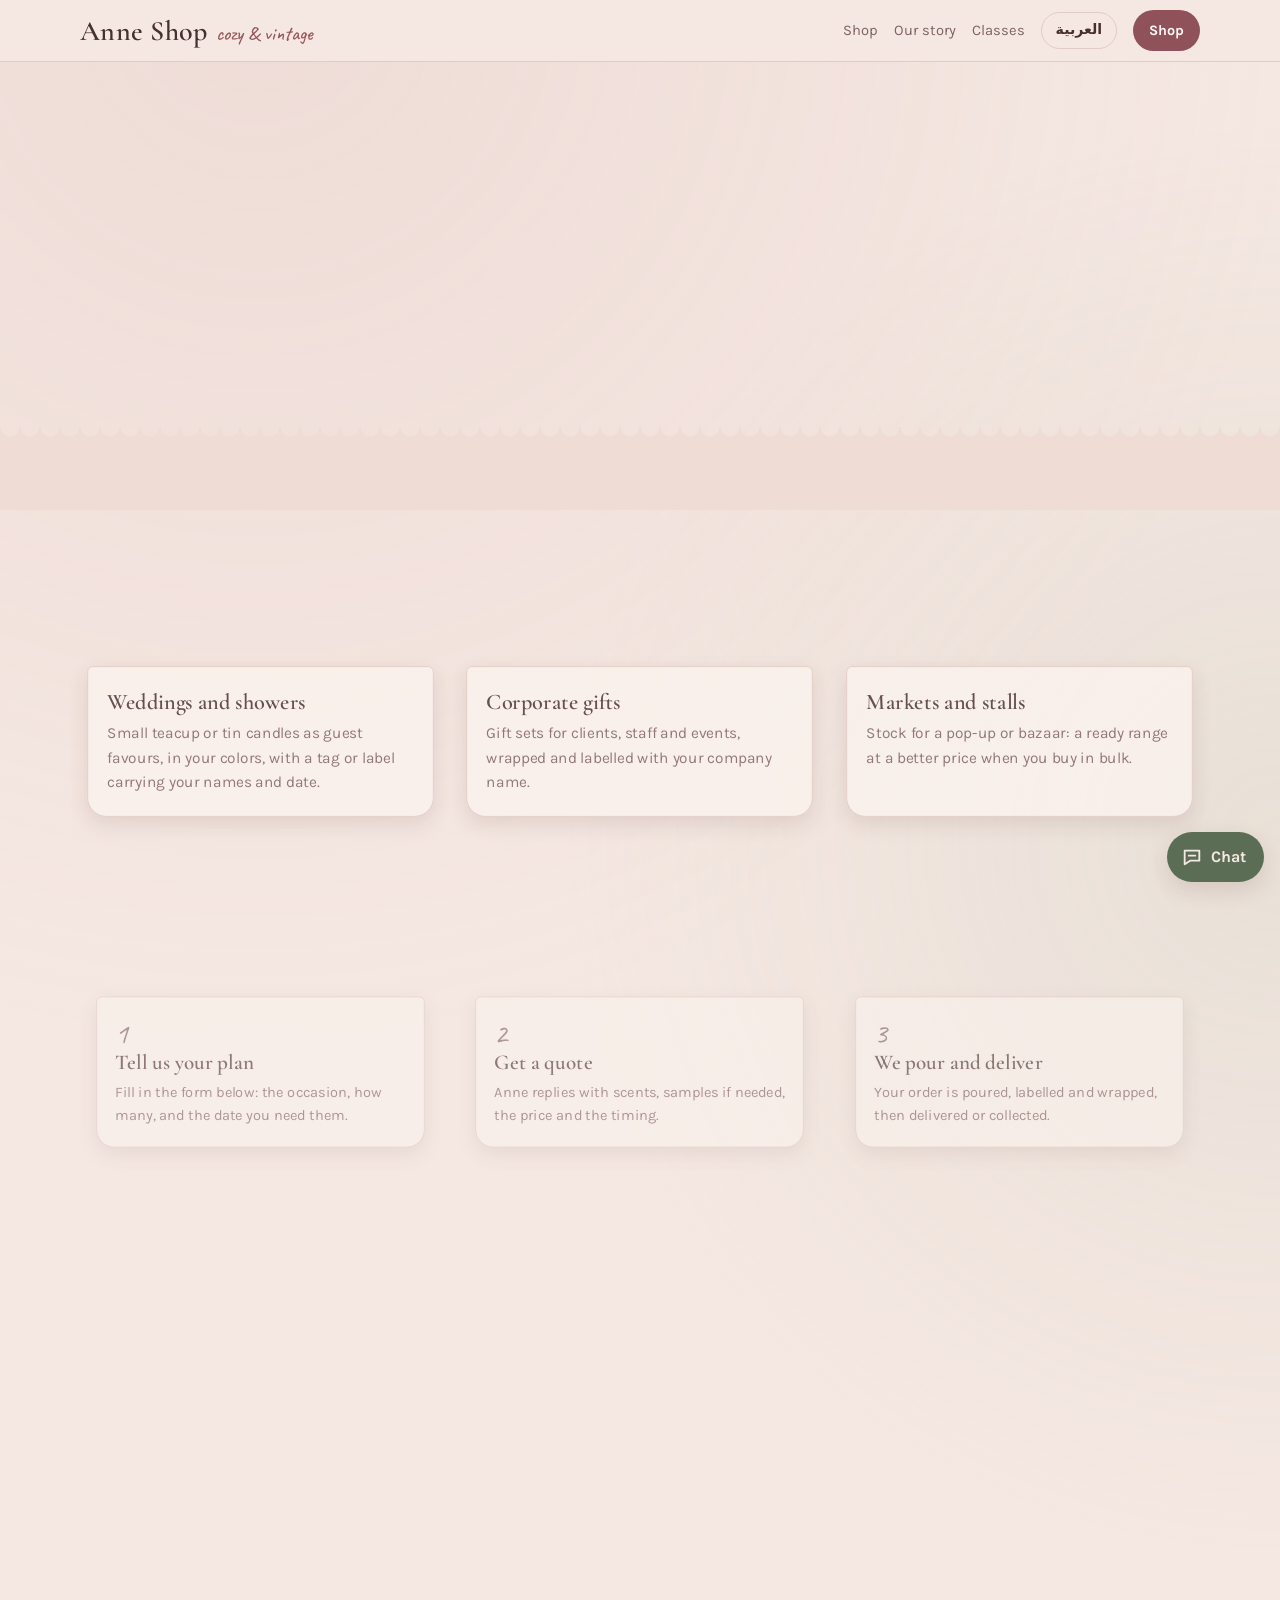
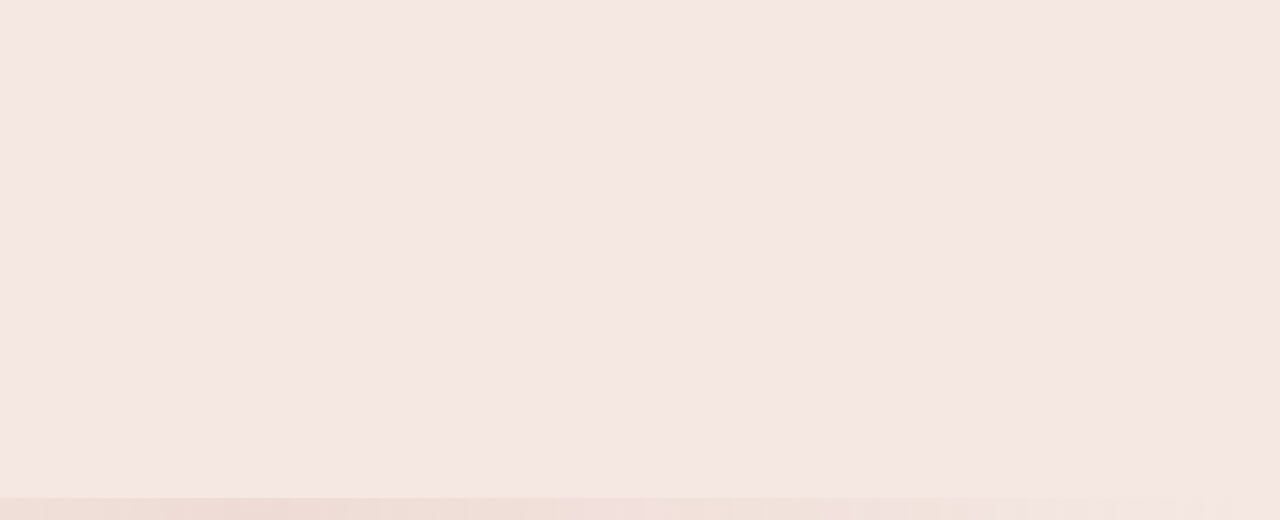
<file: events.html>
<!doctype html>
<html lang="en" dir="ltr">
<head>
<meta charset="utf-8">
<meta name="viewport" content="width=device-width, initial-scale=1, viewport-fit=cover">
<title>Weddings &amp; events | Anne Shop</title>
<meta name="description" content="Wedding favours, corporate gifts and market stalls: custom handmade candles by Anne Shop, Bahrain.">
<meta name="theme-color" content="#f5e8e2" media="(prefers-color-scheme: light)">
<meta name="theme-color" content="#271c1e" media="(prefers-color-scheme: dark)">
<meta property="og:type" content="website">
<meta property="og:site_name" content="Anne Shop">
<meta property="og:title" content="Weddings &amp; events | Anne Shop">
<meta property="og:description" content="Wedding favours, corporate gifts and market stalls: custom handmade candles by Anne Shop, Bahrain.">
<meta property="og:url" content="https://anneshopbh.com/events">
<meta property="og:image" content="https://anneshopbh.com/og.png">
<meta property="og:image:width" content="1200">
<meta property="og:image:height" content="630">
<meta name="twitter:card" content="summary_large_image">
<meta name="twitter:title" content="Weddings &amp; events | Anne Shop">
<meta name="twitter:description" content="Wedding favours, corporate gifts and market stalls: custom handmade candles by Anne Shop, Bahrain.">
<meta name="twitter:image" content="https://anneshopbh.com/og.png">
<link rel="preconnect" href="https://fonts.googleapis.com">
<link rel="preconnect" href="https://fonts.gstatic.com" crossorigin>
<script>
/* Set language and direction before first paint so nothing slides around on load. Arabic fonts load only for Arabic. */
window.__arFonts=function(){if(document.getElementById("arFonts"))return;var k=document.createElement("link");k.id="arFonts";k.rel="stylesheet";k.href="https://fonts.googleapis.com/css2?family=Amiri:wght@400;700&family=Aref+Ruqaa:wght@400;700&display=swap";document.head.appendChild(k);};
(function(){var l="en";try{l=localStorage.getItem("anneshop-lang")||((navigator.language||"").toLowerCase().indexOf("ar")===0?"ar":"en")}catch(e){}
if(l!=="ar")l="en";var h=document.documentElement;h.lang=l;h.dir=l==="ar"?"rtl":"ltr";/*motion-head*/var c="boot",m=false;try{m=!matchMedia("(prefers-reduced-motion: reduce)").matches}catch(e){}if(m){c+=" motion";try{if(!sessionStorage.getItem("anneshop-intro")){sessionStorage.setItem("anneshop-intro","1");if(!/^#(candle|blanket|dress)-/.test(location.hash))c+=" intro-on"}if(sessionStorage.getItem("anneshop-arrive")){sessionStorage.removeItem("anneshop-arrive");c+=" arrive"}}catch(e){}try{if(window.CSS&&CSS.registerProperty){CSS.registerProperty({name:"--hole",syntax:"<length>",inherits:false,initialValue:"-240px"});c+=" hole"}}catch(e){}setTimeout(function(){if(!window.__mo)h.classList.add("rv-off")},4000)}h.className=c;/*/motion-head*/if(l==="ar")window.__arFonts();})();
</script>
<link rel="canonical" href="https://anneshopbh.com/events">
<link rel="icon" href="favicon.svg" type="image/svg+xml">
<link rel="icon" href="favicon-32.png" type="image/png" sizes="32x32">
<link rel="apple-touch-icon" href="apple-touch-icon.png">
<link rel="stylesheet" href="https://fonts.googleapis.com/css2?family=Caveat:wght@500&family=Cormorant+Garamond:ital,wght@0,600;1,500&family=Karla:wght@400;700&display=swap">
<style>
:root{
  --bg:#f5e8e2; --paper:#fbf3ee; --ink:#47302f; --muted:#7e6164;
  --rose:#c98f91; --rose-deep:#97565b; --sage:#a9b6a0; --sage-deep:#5b6d55;
  --line:#e2cbc4; --btn:#8f525a; --btn-ink:#fff8f4; --chip:#efdcd5; --shadow:rgba(90,50,50,.14); --ann:#dfe5d8; --ann-ink:#34402f;
  --f-display:"Cormorant Garamond","Iowan Old Style",Georgia,serif;
  --f-body:"Karla","Trebuchet MS",system-ui,sans-serif;
  --f-hand:"Caveat","Bradley Hand",cursive;
  --dir:1; color-scheme:light;
}
@media (prefers-color-scheme:dark){:root:not([data-theme="light"]){
  --bg:#271c1e; --paper:#33262a; --ink:#f3e4de; --muted:#c3a7a3;
  --rose:#d9a1a3; --rose-deep:#e1a3a6; --sage:#7f9177; --sage-deep:#b2c4a8;
  --line:#4a3739; --btn:#e2aaac; --btn-ink:#2a1d1f; --chip:#3d2d30; --shadow:rgba(0,0,0,.35); --ann:#3a4636; --ann-ink:#e4edd9; color-scheme:dark}}
html[dir="rtl"]{--dir:-1}
html[lang="ar"]{--f-display:"Amiri","Cormorant Garamond",Georgia,serif;--f-body:"Tajawal","Karla",system-ui,sans-serif;--f-hand:"Amiri",serif}

*{box-sizing:border-box}
[hidden]{display:none!important}
.boot *,.boot *::before,.boot *::after{transition:none!important}
html{scroll-behavior:smooth;scroll-padding-top:76px;-webkit-text-size-adjust:100%}
@media (prefers-reduced-motion:reduce){html{scroll-behavior:auto}}
body{margin:0;background:var(--bg);color:var(--ink);font:400 16px/1.6 var(--f-body);
  background-image:radial-gradient(circle at 20% 0%,color-mix(in srgb,var(--rose) 14%,transparent),transparent 45%),radial-gradient(circle at 100% 40%,color-mix(in srgb,var(--sage) 16%,transparent),transparent 40%)}
body::before{content:"";position:fixed;inset:0 0 auto;height:env(safe-area-inset-top,0px);background:var(--bg);z-index:30}
img{max-width:100%}
html{-webkit-tap-highlight-color:rgba(168,101,107,.18)}
button,a,input,select,summary,label{touch-action:manipulation}
.detail,.db,.panel,.lb{overscroll-behavior:contain}
.x{min-width:44px;min-height:44px}
h1,h2,h3{font-family:var(--f-display);font-weight:600;line-height:1.12;margin:0;text-wrap:balance}
a{color:inherit}
button{font:inherit;cursor:pointer}
:focus-visible{outline:2px solid var(--rose-deep);outline-offset:3px}
.gut{padding-left:max(16px,env(safe-area-inset-left,0px));padding-right:max(16px,env(safe-area-inset-right,0px))}
.wrap{max-width:1120px;margin:0 auto}
.hand{font-family:var(--f-hand);font-size:1.45rem;color:var(--rose-deep);line-height:1.1;margin:0}
.eyebrow{font-size:.74rem;letter-spacing:.18em;text-transform:uppercase;color:var(--muted);font-weight:700;margin:0}
html[lang="ar"] .eyebrow,html[lang="ar"] .tag{letter-spacing:0;text-transform:none}

/* announcement */
.ann{background:var(--ann);color:var(--ann-ink);font-size:.92rem}
.annin{display:flex;align-items:center;justify-content:center;gap:12px;padding-block:8px;text-align:center}
.annin a{font-weight:700}
.annin button{background:none;border:0;color:inherit;font-size:1.3rem;line-height:1;padding:2px 6px}

/* header */
header{position:sticky;top:env(safe-area-inset-top,0px);z-index:20;background:var(--bg);border-bottom:1px solid var(--line)}
.bar{display:flex;align-items:center;justify-content:space-between;gap:12px;padding-block:10px}
.logo{display:flex;align-items:baseline;gap:8px;text-decoration:none}
.logo b{font:600 1.75rem var(--f-display);letter-spacing:.01em}
.logo span{font:500 1.25rem var(--f-hand);color:var(--rose-deep)}
nav{display:flex;align-items:center;gap:16px}
nav a.lnk{text-decoration:none;font-size:.92rem;color:var(--muted)}
nav a.lnk:hover{color:var(--ink)}
.langbtn{background:transparent;border:1.5px solid var(--line);color:var(--ink);border-radius:999px;padding:6px 14px;font-size:.88rem;font-weight:700}
.cartbtn{display:flex;align-items:center;gap:8px;background:var(--btn);color:var(--btn-ink);border:0;border-radius:999px;padding:9px 16px;font-weight:700;font-size:.9rem}
.cartbtn i{font-style:normal;background:var(--btn-ink);color:var(--btn);border-radius:999px;min-width:22px;height:22px;display:grid;place-items:center;font-size:.78rem;padding:0 6px}

/* hero */
.hero{display:grid;grid-template-columns:1.1fr .9fr;gap:40px;align-items:center;padding-block:48px 40px}
.hero>*{min-width:0}
.hero h1{font-size:clamp(2.6rem,6.5vw,4.6rem);margin:12px 0 18px}
.hero h1 em{color:var(--rose-deep);font-weight:500}
.hero p.lead{max-width:46ch;color:var(--muted);font-size:1.08rem;margin:0 0 26px}
.cta{display:flex;flex-wrap:wrap;gap:12px;align-items:center}
.btn{display:inline-block;background:var(--btn);color:var(--btn-ink);border:0;border-radius:999px;padding:13px 26px;font-weight:700;text-decoration:none;text-align:center}
.btn.ghost{background:transparent;color:var(--ink);border:1.5px solid var(--rose-deep)}
.btn:disabled{opacity:.5;cursor:not-allowed}
.plate{position:relative;aspect-ratio:1/1.05;max-width:440px;width:100%;margin-inline:auto;background:var(--paper);border-radius:46% 46% 8px 8px/38% 38% 8px 8px;
  border:1px solid var(--line);box-shadow:0 18px 40px var(--shadow);display:grid;place-items:center}
.plate::after{content:"";position:absolute;inset:10px;border:1.5px dashed var(--rose);border-radius:inherit;opacity:.55;pointer-events:none}
.plate svg{width:78%;height:auto}
.stamp{position:absolute;inset-inline-end:-6px;bottom:22px;transform:rotate(-9deg);background:var(--sage);color:#161d12;border-radius:50%;width:92px;height:92px;display:grid;place-items:center;text-align:center;
  font:600 .98rem/1.05 var(--f-display);border:2px dashed #26301f55;padding:8px}

.scallop{height:16px;background:radial-gradient(circle at 10px 0,transparent 9px,var(--chip) 9.5px) 0 0/20px 16px repeat-x}
.promise{background:var(--chip);padding-block:18px}
.promise ul{list-style:none;margin:0 auto;padding:0;max-width:1120px;display:flex;flex-wrap:wrap;justify-content:space-between;gap:10px 28px;font-family:var(--f-display);font-size:1.2rem;font-style:italic}
html[lang="ar"] .promise ul{font-style:normal}
.promise li::before{content:"\2766";color:var(--rose-deep);margin-inline-end:9px;font-style:normal}

/* shop */
section{padding-block:56px 12px}
.head{display:flex;flex-wrap:wrap;justify-content:space-between;align-items:end;gap:16px;margin-bottom:18px}
.head h2{font-size:clamp(2rem,4.5vw,3rem)}
.tools{display:flex;flex-wrap:wrap;gap:10px;align-items:center}
.tools input,.tools select{font:400 .95rem var(--f-body);color:var(--ink);background:var(--paper);border:1.5px solid var(--line);border-radius:999px;padding:9px 16px}
.tools input{width:min(260px,100%)}
.chips{display:flex;flex-wrap:wrap;gap:8px;margin-bottom:22px}
.chip{background:transparent;border:1.5px solid var(--line);color:var(--ink);border-radius:999px;padding:7px 16px;font-size:.9rem}
.chip[aria-pressed="true"]{background:var(--sage-deep);border-color:var(--sage-deep);color:var(--bg)}
.grid{display:grid;grid-template-columns:repeat(auto-fill,minmax(250px,1fr));gap:22px}
.grid>p{grid-column:1/-1;color:var(--muted)}
.card{background:var(--paper);border:1px solid var(--line);border-radius:6px 6px 22px 22px;overflow:hidden;display:flex;flex-direction:column;min-width:0;transition:transform .25s,box-shadow .25s}
@media (hover:hover){.card:hover{transform:translateY(-4px);box-shadow:0 14px 28px var(--shadow)}}
.art{aspect-ratio:1/.92;display:grid;place-items:center;position:relative;border-bottom:1px solid var(--line);text-decoration:none}
.art svg{width:74%;height:auto}
.art img{position:absolute;inset:0;width:100%;height:100%;object-fit:cover}
.tag{position:absolute;top:12px;inset-inline-start:12px;background:var(--rose-deep);color:var(--btn-ink);font-size:.7rem;letter-spacing:.12em;text-transform:uppercase;font-weight:700;padding:3px 10px;border-radius:3px;z-index:1}
.info{padding:16px 18px 18px;display:flex;flex-direction:column;gap:6px;flex:1}
.info h3{font-size:1.5rem}
.info h3 a{text-decoration:none}
.notes{color:var(--muted);font-size:.92rem;margin:0}
.size{font-family:var(--f-hand);font-size:1.2rem;color:var(--sage-deep)}
.buy{display:flex;justify-content:space-between;align-items:center;gap:8px;margin-top:auto;padding-top:12px}
.price{font:600 1.35rem var(--f-display)}
.add{background:transparent;color:var(--ink);border:1.5px solid var(--rose-deep);border-radius:999px;padding:7px 16px;font-weight:700;font-size:.88rem;text-decoration:none;display:inline-block;white-space:nowrap}
@media (hover:hover){.add:hover{background:var(--btn);color:var(--btn-ink);border-color:var(--btn)}}
.add:active{background:var(--btn);color:var(--btn-ink);border-color:var(--btn)}
.add:disabled{opacity:.5;cursor:not-allowed}

/* story + custom */
.story{display:grid;grid-template-columns:.8fr 1.2fr;gap:44px;align-items:center}
.story>*{min-width:0}
.note{background:var(--paper);border:1px solid var(--line);padding:30px 28px;transform:rotate(-1.6deg);box-shadow:0 10px 24px var(--shadow);
  background-image:repeating-linear-gradient(transparent 0 31px,color-mix(in srgb,var(--rose) 28%,transparent) 31px 32px)}
.note p{font-family:var(--f-hand);font-size:1.6rem;line-height:32px;margin:0}
.story h2{font-size:clamp(1.9rem,4vw,2.7rem);margin-bottom:14px}
.story p{color:var(--muted);max-width:52ch;margin:0 0 12px}
.cform{background:var(--paper);border:1px solid var(--line);border-radius:6px 6px 22px 22px;padding:30px;max-width:760px;margin-inline:auto;box-shadow:0 12px 28px var(--shadow)}
.cform h2{font-size:clamp(1.9rem,4vw,2.6rem);margin:6px 0 10px}
.cform .lead{color:var(--muted);margin:0 0 18px}
.frow{display:grid;grid-template-columns:repeat(auto-fit,minmax(190px,1fr));gap:14px;margin-bottom:14px}
.frow>*{min-width:0}
.fld{display:flex;flex-direction:column;gap:4px;font-size:.85rem;font-weight:700;color:var(--muted)}
.fld input,.fld textarea,.fld select{font:400 1rem var(--f-body);color:var(--ink);background:var(--bg);border:1.5px solid var(--line);border-radius:8px;padding:10px 12px;width:100%}
.fld textarea{resize:vertical;min-height:72px}
.chk{display:flex;gap:10px;align-items:center;font-size:.95rem;color:var(--ink);font-weight:500}
.chk input{width:18px;height:18px;accent-color:var(--btn)}
.sum{font:400 .86rem/1.5 ui-monospace,Menlo,monospace;white-space:pre-wrap;background:var(--bg);border:1px dashed var(--rose);border-radius:8px;padding:12px;max-height:240px;overflow:auto;margin:0;direction:ltr;text-align:left}
.fine{font-size:.82rem;color:var(--muted);margin:0}
.err{color:var(--rose-deep);font-weight:700}
.links{display:flex;gap:10px;flex-wrap:wrap}
.links .btn{flex:1;min-width:140px;padding:12px 14px}

footer{margin-top:64px;border-top:1px solid var(--line);padding-block:30px 40px;display:flex;flex-wrap:wrap;gap:16px 40px;justify-content:space-between;color:var(--muted);font-size:.92rem}
footer b{font:600 1.5rem var(--f-display);color:var(--ink)}
footer a{color:var(--rose-deep);font-weight:700}

/* detail page */
.detail{position:fixed;inset:0;z-index:35;background:var(--bg);overflow:auto;padding-top:env(safe-area-inset-top,0px);padding-bottom:env(safe-area-inset-bottom,0px)}
.dtop{padding-block:14px}
.back{background:none;border:0;color:var(--rose-deep);font-weight:700;padding:6px 0;text-align:start}
.dgrid{display:grid;grid-template-columns:1fr 1fr;gap:36px;padding-bottom:60px;align-items:start}
.dgrid>*{min-width:0}
.dmain{position:relative;aspect-ratio:1/1;background:var(--paper);border:1px solid var(--line);border-radius:6px 6px 22px 22px;overflow:hidden;display:grid;place-items:center}
.dmain img{width:100%;height:100%;object-fit:cover}
.dmain svg{width:72%;height:auto}
.thumbs{display:flex;gap:10px;margin-top:12px;flex-wrap:wrap}
.tb{width:68px;height:68px;border:2px solid var(--line);border-radius:8px;padding:0;overflow:hidden;background:var(--paper)}
.tb img{width:100%;height:100%;object-fit:cover;display:block}
.tb[aria-pressed="true"]{border-color:var(--rose-deep)}
.dinfo h2{font-size:clamp(2rem,4.5vw,3rem);margin:4px 0 6px}
.dprice{font:600 1.8rem var(--f-display);margin:8px 0 12px}
.dinfo .lead{color:var(--muted);margin:0 0 16px}
.grp{margin-bottom:16px}
.grp h3{margin:0 0 8px;font-size:.85rem;font-weight:700;color:var(--muted)}
.opts{display:flex;flex-wrap:wrap;gap:8px}
.opt{background:transparent;color:var(--ink);border:1.5px solid var(--line);border-radius:999px;padding:8px 16px;font-size:.92rem}
.opt[aria-pressed="true"]{background:var(--sage-deep);border-color:var(--sage-deep);color:var(--bg)}
.buyrow{display:flex;gap:14px;align-items:center;flex-wrap:wrap;margin:18px 0 22px}
.qty{display:inline-flex;align-items:center;gap:8px}
.qty button{width:28px;height:28px;border-radius:50%;border:1.5px solid var(--line);background:transparent;color:var(--ink);line-height:1;padding:0}
.qty span{min-width:20px;text-align:center;font-variant-numeric:tabular-nums}
.facts{border-top:1px dashed var(--line);padding-top:16px;display:grid;gap:16px}
.facts h3{margin:0 0 6px;font:600 1.3rem var(--f-display)}
.facts p{margin:0;color:var(--muted)}
.facts ul{margin:0;padding-inline-start:20px;color:var(--muted)}

/* modal (scent finder) */
.modal{position:fixed;inset:0;z-index:45;background:rgba(40,22,24,.5);display:grid;place-items:center;padding:16px}
.panel{background:var(--paper);border:1px solid var(--line);border-radius:14px;width:min(520px,100%);max-height:calc(100dvh - 32px);overflow:auto}
.qb{padding:6px 20px 22px}
.qb h3{font-size:1.7rem;margin:8px 0 14px}
.qopts{display:grid;gap:10px}
.qopt{background:var(--bg);border:1.5px solid var(--line);color:var(--ink);border-radius:12px;padding:12px 16px;text-align:start;font-weight:700}
.qopt:hover{border-color:var(--rose-deep)}
.qres{display:grid;grid-template-columns:64px 1fr auto;gap:12px;align-items:center;text-decoration:none;border:1px solid var(--line);border-radius:12px;padding:10px;margin-bottom:10px;background:var(--bg)}
.qres>*{min-width:0}
.qres b{font:600 1.2rem var(--f-display)}
.qstep{font-size:.8rem;color:var(--muted);font-weight:700}

/* cart drawer */
.scrim{position:fixed;inset:0;background:rgba(40,22,24,.5);z-index:40;opacity:0;pointer-events:none;transition:opacity .25s}
.scrim.on{opacity:1;pointer-events:auto}
aside{position:fixed;top:0;bottom:0;inset-inline-end:0;width:min(430px,100%);background:var(--paper);z-index:50;transform:translateX(calc(105% * var(--dir)));transition:transform .3s;display:flex;flex-direction:column;
  border-inline-start:1px solid var(--line);padding-top:env(safe-area-inset-top,0px);padding-bottom:env(safe-area-inset-bottom,0px);padding-left:env(safe-area-inset-left,0px);padding-right:env(safe-area-inset-right,0px)}
aside.on{transform:none}
.dh{display:flex;justify-content:space-between;align-items:center;padding:16px 20px;border-bottom:1px solid var(--line)}
.dh h2{font-size:1.9rem}
.x{background:none;border:0;color:var(--ink);font-size:1.6rem;line-height:1;padding:4px 8px}
.db{flex:1;overflow:auto;padding:8px 20px 20px}
.empty{text-align:center;color:var(--muted);padding:48px 12px}
.empty .hand{display:block;font-size:1.8rem;margin-bottom:6px}
.line{display:grid;grid-template-columns:64px 1fr auto;gap:12px;align-items:center;padding:14px 0;border-bottom:1px dashed var(--line)}
.line>*{min-width:0}
.thumb{width:64px;height:64px;border-radius:8px;background:var(--bg);display:grid;place-items:center;overflow:hidden;position:relative}
.thumb svg{width:84%}
.thumb img{width:100%;height:100%;object-fit:cover}
.line h3{margin:0;font:600 1.15rem var(--f-display)}
.line small{color:var(--muted);display:block}
.line .qty{margin-top:4px}
.lt{font-variant-numeric:tabular-nums;font-weight:700}
.df{border-top:1px solid var(--line);padding:16px 20px 20px;display:flex;flex-direction:column;gap:12px}
.tot{display:flex;justify-content:space-between;font:600 1.5rem var(--f-display)}
.df .btn{width:100%}
.df .links .btn{width:auto}
.toast{position:fixed;left:50%;bottom:calc(24px + env(safe-area-inset-bottom,0px));transform:translate(-50%,30px);background:var(--ink);color:var(--bg);padding:10px 20px;border-radius:999px;font-size:.9rem;opacity:0;transition:.25s;z-index:60;pointer-events:none;max-width:calc(100% - 32px);text-align:center}
.toast.on{opacity:1;transform:translate(-50%,0)}

/* featured candle */
.feat{display:grid;grid-template-columns:.9fr 1.1fr;gap:32px;align-items:center;background:var(--paper);border:1px solid var(--line);border-radius:6px 6px 26px 26px;padding:26px;box-shadow:0 14px 32px var(--shadow);position:relative}
.feat>*{min-width:0}
.feat::before{content:"";position:absolute;inset:8px;border:1.5px dashed var(--rose);border-radius:inherit;opacity:.45;pointer-events:none}
.fart{aspect-ratio:1/.9;border-radius:14px;overflow:hidden;display:grid;place-items:center;position:relative;text-decoration:none}
.fart svg{width:70%;height:auto}
.fart img{position:absolute;inset:0;width:100%;height:100%;object-fit:cover}
.feat h2{font-size:clamp(2rem,4.5vw,3rem);margin:4px 0 8px}
.feat .lead{color:var(--muted);margin:0 0 12px}
.fnote{font-family:var(--f-hand);font-size:1.5rem;color:var(--sage-deep);margin:0 0 14px;line-height:1.2}
.featrow{display:flex;gap:16px;align-items:center;flex-wrap:wrap}

/* galleries */
.lead2{color:var(--muted);max-width:60ch;margin:0 0 20px}
.gal{display:grid;grid-template-columns:repeat(auto-fill,minmax(220px,1fr));gap:14px}
.gi{margin:0;background:var(--paper);border:1px solid var(--line);border-radius:6px 6px 18px 18px;overflow:hidden;display:flex;flex-direction:column;min-width:0}
.gi.vid{grid-column:span 2}
.gb{display:block;width:100%;aspect-ratio:1/1;padding:0;border:0;background:var(--chip);cursor:zoom-in}
.gb img{width:100%;height:100%;object-fit:cover;display:block}
.gi video,.gi iframe{width:100%;aspect-ratio:16/10;border:0;background:#000;display:block}
.gi figcaption{padding:10px 14px 12px;font-size:.9rem;color:var(--muted)}
.gi figcaption b{display:block;color:var(--ink);font:600 1.1rem var(--f-display)}
.lb{position:fixed;inset:0;z-index:55;background:rgba(30,16,18,.9);display:grid;grid-template-rows:1fr auto;padding:16px;padding-top:calc(16px + env(safe-area-inset-top,0px));padding-bottom:calc(16px + env(safe-area-inset-bottom,0px))}
.lb .stage{display:grid;place-items:center;min-height:0}
.lb img{max-width:100%;max-height:100%;object-fit:contain;border-radius:8px}
.lb .cap{color:#f3e4de;text-align:center;padding-top:10px;min-height:1.6em}
.lb .x{color:#fff;position:absolute;font-size:2rem}
.lbc{top:calc(10px + env(safe-area-inset-top,0px));inset-inline-end:14px}
.lbn{top:50%;transform:translateY(-50%);background:rgba(0,0,0,.35)!important;border-radius:50%;width:44px;height:44px}
.lbp{inset-inline-start:10px}
.lbnx{inset-inline-end:10px}
.lbn span{display:inline-block;transform:scaleX(var(--dir))}

/* whatsapp button, share, notify */
.fab{position:fixed;z-index:36;bottom:calc(18px + env(safe-area-inset-bottom,0px));inset-inline-end:max(16px,env(safe-area-inset-right,0px),env(safe-area-inset-left,0px));display:flex;align-items:center;gap:8px;background:var(--sage-deep);color:var(--bg);text-decoration:none;font-weight:700;border-radius:999px;padding:12px 18px 12px 14px;box-shadow:0 8px 22px var(--shadow)}
.fab svg{flex:none}
.share{display:flex;gap:10px;align-items:center;flex-wrap:wrap;margin:0 0 20px}
.btn.sm{padding:7px 16px;font-size:.88rem}
.notify{border:1px dashed var(--rose);border-radius:12px;padding:14px;margin:0 0 18px;display:flex;flex-direction:column;gap:10px}

@keyframes flick{0%,100%{transform:scale(1,1) rotate(-1deg)}35%{transform:scale(.94,1.07) rotate(1.5deg)}70%{transform:scale(1.03,.96) rotate(-1.5deg)}}
.flame{animation:flick 2.6s ease-in-out infinite;transform-box:fill-box;transform-origin:50% 100%}
@media (prefers-reduced-motion:reduce){.flame{animation:none}.card,aside,.scrim,.toast{transition:none}}
@media (max-width:760px){
  .hero,.story,.dgrid{grid-template-columns:1fr;gap:28px}
  .hero{padding-top:30px}
  .plate{max-width:340px}
  nav a.lnk{display:none}
  nav{gap:10px}
  .logo span{display:none}
  .promise ul{flex-direction:column}
  .cform{padding:22px 18px}
  .feat{grid-template-columns:1fr;padding:20px 18px;gap:20px}
  .gal{grid-template-columns:repeat(2,1fr)}
  .gi.vid{grid-column:1/-1}
  .fab span{display:none}
  .fab{padding:14px;min-width:48px;min-height:48px;justify-content:center;transition:bottom .2s}
  .fab.up{bottom:calc(92px + env(safe-area-inset-bottom,0px))}
  .toast{bottom:calc(92px + env(safe-area-inset-bottom,0px))}
  /* comfortable tap targets and no iOS focus-zoom */
  .logo{min-height:44px;align-items:center}
  .langbtn{min-height:44px;padding-inline:16px}
  .cartbtn{min-height:44px}
  .back{min-height:44px;padding-inline:4px;display:inline-flex;align-items:center}
  .x{min-width:44px;min-height:44px}
  .tools{width:100%}
  .tools input,.tools select{font-size:16px;min-height:44px}
  .tools input{flex:1;width:auto;min-width:0}
  .chips{flex-wrap:nowrap;overflow-x:auto;scroll-snap-type:x proximity;scroll-padding-inline:16px;margin-inline:-16px;padding-inline:16px;padding-bottom:4px;scrollbar-width:none;-webkit-overflow-scrolling:touch}
  .chips::-webkit-scrollbar{display:none}
  .chip{flex:none;min-height:44px;padding-inline:18px;scroll-snap-align:start}
  .fld input,.fld textarea,.fld select{font-size:16px}
  .opt{min-height:44px}
  .qty button{width:44px;height:44px;font-size:1.2rem}
  .qty{gap:6px}
  .btn.sm{min-height:44px;display:inline-flex;align-items:center}
  .qopt{min-height:48px}
  .hero{padding-block:22px 20px;gap:20px}
  .hero h1{font-size:clamp(2.2rem,10vw,2.8rem);margin:8px 0 12px}
  .hero p.lead{font-size:1rem;margin-bottom:20px}
  .plate{max-width:240px}
  .stamp{width:76px;height:76px;font-size:.84rem}
  section{padding-block:40px 8px}
  .cta{align-items:stretch}
  .cta .btn{flex:1;min-width:140px;padding:14px 16px;display:flex;align-items:center;justify-content:center}
  /* two-up product grid */
  .grid{grid-template-columns:repeat(2,minmax(0,1fr));gap:12px}
  .art{aspect-ratio:1/1}
  .tag{top:8px;inset-inline-start:8px;font-size:.62rem;padding:2px 7px}
  .info{padding:12px 12px 14px;gap:4px}
  .info h3{font-size:1.2rem}
  .info h3 a{display:flex;align-items:center;min-height:44px}
  .chk{min-height:44px}
  .chk input{width:22px;height:22px}
  .notes{font-size:.82rem;display:-webkit-box;-webkit-line-clamp:2;-webkit-box-orient:vertical;overflow:hidden}
  .size{font-size:1.05rem}
  .buy{flex-direction:column;align-items:stretch;gap:8px}
  .price{font-size:1.2rem}
  .add{width:100%;text-align:center;min-height:44px;padding-block:10px;display:inline-flex;align-items:center;justify-content:center}
  /* candle page: swipe gallery + sticky buy bar */
  .dmain{aspect-ratio:1/.9}
  .thumbs{flex-wrap:nowrap;overflow-x:auto;justify-content:center;gap:8px}
  .tb{width:48px;height:48px;flex:none}
  .dgrid{gap:18px;padding-bottom:24px}
  .buyrow{position:sticky;bottom:0;z-index:3;background:var(--bg);margin:18px -16px 18px;padding:10px 16px calc(10px + env(safe-area-inset-bottom,0px));border-top:1px solid var(--line);box-shadow:0 -8px 18px var(--shadow);flex-wrap:nowrap;gap:10px}
  .buyrow .bprice{display:block;font:600 1.3rem var(--f-display);white-space:nowrap;margin-inline-end:auto}
  .buyrow .btn{padding-inline:20px;min-height:48px}
  .share .btn{flex:1}
  /* cart */
  .dh{padding:10px 8px 10px 20px}
  .df .links .btn{flex:1}
  .lbn{width:48px;height:48px}
}
.bprice{display:none}
.slides{display:flex;width:100%;height:100%;overflow-x:auto;scroll-snap-type:x mandatory;scrollbar-width:none;overscroll-behavior-x:contain}
.slides::-webkit-scrollbar{display:none}
.slides>*{flex:0 0 100%;width:100%;height:100%;scroll-snap-align:start;object-fit:cover}

/* about page */
.ahero{display:grid;grid-template-columns:.85fr 1.15fr;gap:48px;align-items:center;padding-block:56px 36px}
.ahero>*{min-width:0}
.ahero h1{font-size:clamp(2.3rem,6vw,4rem);margin:10px 0 18px}
.ahero h1 em{color:var(--rose-deep);font-weight:500}
.ahero p{color:var(--muted);font-size:1.08rem;max-width:54ch;margin:0 0 14px}
.ahero .note{max-width:380px;margin-inline:auto}
.steps{display:grid;grid-template-columns:repeat(3,1fr);gap:18px;margin-top:22px}
.stp{background:var(--paper);border:1px solid var(--line);border-radius:6px 6px 20px 20px;padding:22px 20px;box-shadow:0 8px 20px var(--shadow)}
.stp .hand{font-size:2rem}
.stp h3{font-size:1.45rem;margin:2px 0 6px}
.stp p{margin:0;color:var(--muted)}
.ctas{background:var(--paper);border:1px solid var(--line);border-radius:6px 6px 26px 26px;padding:34px 26px;text-align:center;box-shadow:0 12px 28px var(--shadow);max-width:760px;margin-inline:auto}
.ctas h2{font-size:clamp(1.9rem,4vw,2.6rem);margin:0 0 8px}
.ctas p{color:var(--muted);margin:0 0 20px}
.ctas .cta{justify-content:center}
@media (max-width:760px){
  .ahero{grid-template-columns:1fr;gap:22px;padding-block:22px 18px}
  .steps{grid-template-columns:1fr}
  .ctas{padding:26px 18px}
  .ctas .btn{flex:1 1 100%;min-height:48px;display:flex;align-items:center;justify-content:center}
}



.btn.wa{width:100%;display:flex;align-items:center;justify-content:center;gap:10px;background:var(--sage-deep);color:var(--btn-ink);padding:15px 20px;font-size:1.05rem;min-height:52px}
.btn.wa.ig{background:var(--rose-deep)}
.three{display:grid;grid-template-columns:repeat(3,1fr);gap:18px}
.evform{max-width:760px;margin-inline:auto}
.chkgrid{display:grid;grid-template-columns:repeat(auto-fit,minmax(220px,1fr));gap:2px 16px;margin:2px 0 14px}
.ighint{background:var(--ann);color:var(--ann-ink);border-radius:10px;padding:10px 12px;font-weight:700;margin:0}
@media (max-width:760px){.three{grid-template-columns:1fr}.evform{padding:22px 18px}}

/*motion-css*/
/* ===== Motion (shared by index, about, events; built in from motion/) ===== */
/* Cozy candle-lighting intro, first page of a visit only (about 5.5s; shop shows from about 4s; tap to skip):
   dim warm room -> spark -> flame catches -> warm glow + drifting embers -> name -> handwritten subtitle -> light spreads to reveal the page */
.intro{display:none}
html.intro-on .intro{position:fixed;inset:0;z-index:200;display:grid;place-items:center;overflow:hidden;cursor:pointer;background:#1b1213;color:#f6e6dc}
html.intro-on .intro::before{content:"";position:absolute;inset:0;opacity:0;animation:iRoom 2.2s ease-out .85s forwards;
  background:radial-gradient(circle at var(--fx,50%) var(--fy,42%),#56372b 0%,#33221e 34%,#1b1213 72%)}
html.intro-on:not(.hole) .intro{animation:iFade 1.3s ease-in-out 4s forwards}
html.intro-on.hole .intro{--hole:-240px;animation:iHole 1.5s cubic-bezier(.55,.05,.35,1) 3.95s forwards;
  -webkit-mask-image:radial-gradient(circle at var(--fx,50%) var(--fy,42%),transparent var(--hole),#000 calc(var(--hole) + 220px));
  mask-image:radial-gradient(circle at var(--fx,50%) var(--fy,42%),transparent var(--hole),#000 calc(var(--hole) + 220px))}
html.intro-on.intro-skip .intro{animation:iSkip .5s ease forwards}
.i-in{position:relative;display:flex;flex-direction:column;align-items:center;text-align:center;padding:16px;animation:iIn .9s ease-out .1s both,iInOut .8s ease-in 3.8s forwards}
.i-scene{position:relative;width:clamp(150px,20vmin,210px);aspect-ratio:1;isolation:isolate}
.i-glow{position:absolute;left:50%;top:37.3%;width:560px;height:560px;margin:-280px 0 0 -280px;border-radius:50%;pointer-events:none;z-index:0;opacity:0;transform:scale(.3);
  background:radial-gradient(circle,rgba(255,214,150,.62) 0%,rgba(250,190,120,.26) 22%,rgba(246,180,110,.1) 42%,rgba(246,180,110,0) 66%);
  animation:iGlowIn 2.2s cubic-bezier(.2,.7,.2,1) .9s forwards,iBreathe 3.4s ease-in-out 3.1s infinite,iGlowOut 1.4s ease-in 3.9s forwards}
.i-cup{position:relative;z-index:1;display:block;width:100%;height:100%;overflow:visible;filter:brightness(.45) saturate(.7);animation:iWarm 1.8s ease-out .85s forwards}
.i-flame{transform-box:fill-box;transform-origin:50% 100%;transform:scale(0);animation:iFlame 1.2s cubic-bezier(.25,.8,.3,1) .8s forwards,iFlick 3.2s ease-in-out 2.05s infinite}
.i-spark{transform-box:fill-box;transform-origin:center;opacity:0;animation:iSpark .75s ease-out .7s}
.i-ember{position:absolute;z-index:2;left:50%;top:30.7%;width:4px;height:4px;margin:-2px 0 0 -2px;border-radius:50%;background:#ffd79a;box-shadow:0 0 6px 2px rgba(255,190,110,.55);opacity:0;
  animation:iEmber var(--t,2.8s) ease-out var(--d,2s) 2 both}
.i-name{position:relative;font:600 2.6rem/1.1 var(--f-display);color:#f6e6dc;letter-spacing:.06em;margin:16px 0 0;text-shadow:0 0 22px rgba(255,190,120,.28);opacity:0;
  animation:iName 1.4s cubic-bezier(.2,.7,.2,1) 1.4s forwards}
.i-sub{position:relative;font:500 1.5rem/1.3 var(--f-hand);color:#eaa9a3;margin:6px 0 0;clip-path:inset(0 100% 0 0);animation:iWrite 1.3s cubic-bezier(.45,.05,.35,1) 1.9s forwards}
html[dir="rtl"] .i-sub{clip-path:inset(0 0 0 100%)}
html[lang="ar"] .i-sub [lang="en"],html:not([lang="ar"]) .i-sub [lang="ar"]{display:none}
@keyframes iRoom{to{opacity:1}}
@keyframes iIn{from{opacity:0;transform:translateY(12px)}}
@keyframes iInOut{to{opacity:0;transform:translateY(-12px) scale(.98)}}
@keyframes iWarm{to{filter:brightness(1) saturate(1)}}
@keyframes iSpark{0%{opacity:0;transform:scale(.2)}30%{opacity:1;transform:scale(1.8)}100%{opacity:0;transform:scale(.4)}}
@keyframes iFlame{0%{transform:scale(0)}30%{transform:scale(.32,.5)}48%{transform:scale(.26,.4)}100%{transform:scale(1)}}
@keyframes iFlick{0%,100%{transform:scale(1,1) rotate(-1deg)}30%{transform:scale(.96,1.05) rotate(1.2deg)}60%{transform:scale(1.03,.97) rotate(-1.4deg)}80%{transform:scale(.98,1.03) rotate(.6deg)}}
@keyframes iGlowIn{to{opacity:1;transform:scale(1)}}
@keyframes iBreathe{0%,100%{opacity:1;transform:scale(1)}50%{opacity:.82;transform:scale(1.07)}}
@keyframes iGlowOut{to{opacity:0;transform:scale(3.4)}}
@keyframes iEmber{0%{opacity:0;transform:translate(0,0) scale(.7)}18%{opacity:.95}100%{opacity:0;transform:translate(var(--x,0px),-120px) scale(.2)}}
@keyframes iName{from{opacity:0;letter-spacing:.34em;transform:translateY(8px)}to{opacity:1;letter-spacing:.06em;transform:none}}
@keyframes iWrite{to{clip-path:inset(0 0 0 0)}}
@keyframes iHole{to{--hole:170vmax;visibility:hidden}}
@keyframes iFade{to{opacity:0;visibility:hidden}}
@keyframes iSkip{to{opacity:0;visibility:hidden}}

/* sections drift up softly as they come into view (.rv = one block, .rvs = its children one after another) */
html.motion:not(.rv-off) .rv:not(.in),html.motion:not(.rv-off) .rvs:not(.in)>*{opacity:0;transform:translateY(22px)}
html.motion .rv.in,html.motion .rvs.in>*{animation:rvIn 1.3s cubic-bezier(.22,.61,.36,1) var(--dl,0s) backwards}
@keyframes rvIn{from{opacity:0;transform:translateY(22px)}}

/* header gets a soft shadow when scrolling */
html.motion header{transition:box-shadow .6s ease}
html.scrolled header{box-shadow:0 8px 24px var(--shadow)}

/* candle page, scent finder and photo viewer open slowly and softly */
html.motion .detail{animation:dIn .65s cubic-bezier(.22,.61,.36,1);transform-origin:var(--ox,50%) var(--oy,35%)}
html.motion .detail.closing{animation:dOut .38s cubic-bezier(.4,0,.6,1) forwards;pointer-events:none}
html.motion .modal:not([hidden]){animation:fIn .45s ease}
html.motion .modal:not([hidden]) .panel{animation:pIn .6s cubic-bezier(.22,.61,.36,1)}
html.motion .lb:not([hidden]){animation:fIn .4s ease}
@keyframes dIn{from{opacity:0;transform:scale(.92)}}
@keyframes dOut{to{opacity:0;transform:scale(.97)}}
@keyframes pIn{from{opacity:0;transform:translateY(16px) scale(.97)}}
@keyframes fIn{from{opacity:0}}

/* page to page: View Transitions where supported, a soft fade everywhere else */
@media (prefers-reduced-motion:no-preference){
  @view-transition{navigation:auto}
  header{view-transition-name:site-head}
  ::view-transition-old(root){animation:vtOut .45s ease both}
  ::view-transition-new(root){animation:vtIn .8s cubic-bezier(.22,.61,.36,1) both}
}
@keyframes vtOut{to{opacity:0;transform:translateY(-10px)}}
@keyframes vtIn{from{opacity:0;transform:translateY(14px)}}
html.leaving main{opacity:0;transform:translateY(-10px);transition:opacity .3s ease,transform .3s ease}
html.arrive main{animation:pgIn .8s cubic-bezier(.22,.61,.36,1)}
@keyframes pgIn{from{opacity:0;transform:translateY(14px)}}
/*/motion-css*/
/*shared-css*/
/* ===== Tablets & touch screens (shared by index, about, events; built in from motion/) ===== */
/* keep words in the header on one line */
.logo{flex:none;white-space:nowrap}
nav a.lnk{white-space:nowrap}
/* narrow cards put the button under the price (phones already do this) */
.card{container-type:inline-size}
@container (max-width:300px){
  .buy{flex-direction:column;align-items:stretch;gap:10px}
  .add{width:100%;text-align:center;justify-content:center}
}
.amt{white-space:nowrap}
/* announcement close button and form boxes big enough for a finger everywhere */
#annX{min-width:44px;min-height:44px;margin-block:-10px}
.fld input,.fld select{min-height:44px}

/* finger-sized controls on any touch screen (phones, iPads), and 16px text so iPads don't zoom into boxes */
/* (menu links are hidden on phones, so only size them where they show) */
@media (pointer:coarse) and (min-width:761px){
  nav a.lnk{min-height:44px;min-width:44px;display:inline-flex;align-items:center;justify-content:center}
}
@media (pointer:coarse){
  .logo{min-height:44px;align-items:center}
  .langbtn,.cartbtn{min-height:44px}
  .back{min-height:44px;display:inline-flex;align-items:center}
  .tools input,.tools select{font-size:16px;min-height:44px}
  .chip{min-height:44px;padding-inline:18px}
  .opt{min-height:44px}
  .qty{gap:6px}
  .qty button{width:44px;height:44px;font-size:1.2rem}
  .add{min-height:44px;display:inline-flex;align-items:center;justify-content:center}
  .btn.sm{min-height:44px;display:inline-flex;align-items:center}
  .qopt{min-height:48px}
  .info h3 a{display:flex;align-items:center;min-height:44px}
  .chk{min-height:44px}
  .wlink{min-height:44px}
  .lbn{width:48px;height:48px}
}

/* iPads and up: three candles per row from iPad portrait width */
@media (min-width:761px){
  .grid{grid-template-columns:repeat(auto-fill,minmax(220px,1fr))}
}
/* iPad portrait: compact header so nothing wraps */
@media (min-width:761px) and (max-width:960px){
  .logo span{display:none}
  nav{gap:14px}
  nav a.lnk{font-size:.9rem}
}
/* iPad portrait and landscape: centred promise line, slightly tighter grid */
@media (min-width:761px) and (max-width:1100px){
  .promise ul{justify-content:center;gap:10px 34px}
  .grid{gap:18px}
}

/* iPads and desktop: the shelf's search, sort and "Find my scent" stay on one tidy row,
   beside the title when there is room, otherwise together on the line under it */
@media (min-width:761px){
  .tools{flex-wrap:nowrap;flex:0 1 auto;min-width:0}
  .tools input{flex:1 1 auto;width:240px;min-width:150px}
}
/*/shared-css*/
/*arabic-css*/
/* ===== Arabic edition (shared by index, about, events; built in from motion/) =====
   "Anne's handwriting": Ruqaa (Aref Ruqaa) for everything Anne would write by hand - the shop name, headings,
   candle names, labels, her note - and a calm Naskh (Amiri) for everything you read or tap.
   One ornament only: the calligrapher's rhombic pen dot (nuqta), which marks the promise list. Arabic never gets letter-spacing or slanting (both break the joins). */
html[lang="ar"]{font-size:112.5%;
  --f-display:"Aref Ruqaa","Amiri","Geeza Pro",serif;
  --f-hand:"Aref Ruqaa","Amiri","Geeza Pro",serif;
  --f-body:"Amiri","Noto Naskh Arabic","Geeza Pro","Arabic Typesetting",serif}
html[lang="ar"] body{font-size:18px;line-height:1.85}
html[lang="ar"] *{letter-spacing:0!important}
html[lang="ar"] :is(em,i,cite,dfn,var){font-style:normal}
html[lang="ar"] [lang="en"]{font-family:"Karla","Trebuchet MS",system-ui,sans-serif}
html[lang="ar"] :is(h1,h2,h3){font-weight:700;line-height:1.42}
html[lang="ar"] :is(.hero,.ahero) h1 em{color:inherit;font-weight:inherit}

/* the logotype: متجر آن, lettered in Ruqaa */
.lg{display:none;fill:currentColor;overflow:visible}
html[lang="ar"] .logo .lg{display:block;height:50px;width:auto;aspect-ratio:336/167;margin-block:-4px}
html[lang="ar"] .logo>b,html[lang="ar"] .logo>span{display:none}
html[lang="ar"] .logo{align-items:center}
html[lang="ar"] footer .lg{display:block;height:58px;width:auto;aspect-ratio:336/167;color:var(--ink);margin:0 0 4px}
html[lang="ar"] footer b{display:none}
html[lang="ar"] footer b+br{display:none}

/* handwritten notes above headings lean a little, like a note in a book's margin */
html[lang="ar"] .hand{font-weight:400;line-height:1.5}
html[lang="ar"] :is(.hero,.ahero,.head,.cform,.feat,.ctas,.evform) .hand:not(:empty){display:inline-block;rotate:2.5deg;transform-origin:100% 100%;font-size:1.4rem;line-height:1.5;color:var(--rose-deep);margin-bottom:2px}

/* headings */
html[lang="ar"] .hero h1{line-height:1.38;margin:8px 0 22px}
html[lang="ar"] .ahero h1{line-height:1.4}
html[lang="ar"] .head{margin-bottom:22px}
html[lang="ar"] :is(.hero p.lead,.ahero p,.story p,.lead2,.cform .lead,.feat .lead,.ctas p,.dinfo .lead){line-height:1.9}

/* buttons and controls: Naskh, with a line height that keeps them slim */
html[lang="ar"] :is(.btn,.add,.chip,.opt,.qopt,.langbtn,.cartbtn,.back,.wlink,.cb-btn,.fab){line-height:1.45}
html[lang="ar"] .btn{padding-block:11px 13px}
html[lang="ar"] .langbtn{font-weight:700;font-size:.8rem}
html[lang="ar"] nav a.lnk{font-size:1rem}
html[lang="ar"] .cartbtn i{font-size:.8rem}

/* the promise line: handwritten, each marked with a pen dot */
html[lang="ar"] .promise ul{font:400 1.22rem/1.6 var(--f-hand)}
html[lang="ar"] .promise li::before{content:"";display:inline-block;width:.5em;height:.42em;margin-inline-end:.55em;vertical-align:.08em;
  background:var(--rose-deep);clip-path:polygon(46% 0,100% 40%,56% 100%,0 62%)}

/* candles: the name and size are written like a jar label; prices read clearly in Naskh with Arabic digits */
html[lang="ar"] .info{gap:4px}
html[lang="ar"] .info h3{font-size:1.45rem;line-height:1.35}
html[lang="ar"] .size{font-size:1.08rem;line-height:1.5}
html[lang="ar"] .notes{line-height:1.75}
html[lang="ar"] :is(.price,.dprice,.bprice,.tot,.lt,.qres .price){font-family:var(--f-body);font-weight:700}
html[lang="ar"] .tag{font:700 .82rem/1.5 var(--f-hand);padding:1px 10px 3px;border-radius:2px 10px 2px 10px}
html[lang="ar"] .stamp{font:700 .84rem/1.2 var(--f-hand);padding:6px;box-shadow:inset 0 0 0 5px var(--sage),inset 0 0 0 6.5px #26301f66;border-style:solid;border-color:transparent}
html[lang="ar"] :is(.grp h3,.qstep,.fld){font-family:var(--f-body)}
html[lang="ar"] .line h3{line-height:1.4}
html[lang="ar"] .facts h3{line-height:1.4}

/* Anne's note on the story page: Ruqaa on wider ruled lines, signed with her name */
html[lang="ar"] .note{background-image:repeating-linear-gradient(transparent 0 43px,color-mix(in srgb,var(--rose) 28%,transparent) 43px 44px);padding-top:24px}
html[lang="ar"] .note p{font-size:1.38rem;line-height:44px}
.sig .lg{height:46px;width:auto;aspect-ratio:124/138;margin-inline-start:auto;overflow:hidden;color:var(--ink)}
html[lang="ar"] .sig .lg{display:block}
html[lang="ar"] .sig [lang="en"]{display:none}
html[lang="ar"] .stp .hand{font:700 2.2rem/1.2 var(--f-hand);color:var(--rose-deep)}

/* forms */
html[lang="ar"] .fld{font-size:.84rem}
html[lang="ar"] :is(.fld input,.fld textarea,.fld select,.tools input,.tools select){line-height:1.5}
html[lang="ar"] .fld textarea{line-height:1.8}

@media (max-width:760px){
  html[lang="ar"] .logo .lg{height:44px}
  html[lang="ar"] .hero h1{line-height:1.42;margin:4px 0 14px}
  html[lang="ar"] .tools input{flex:1 1 100%}
  html[lang="ar"] .tools select{flex:1;min-width:0}
  html[lang="ar"] .info h3{font-size:1.3rem}
  html[lang="ar"] .promise ul{font-size:1.15rem}
  html[lang="ar"] .stamp{font-size:.72rem}
}

/* intro in Arabic: the name arrives softly (no letter-spacing) */
html[lang="ar"] .i-name [lang="en"],html:not([lang="ar"]) .i-name .lg{display:none}
html[lang="ar"] .i-name{animation-name:iNameAr;margin-top:18px}
html[lang="ar"] .i-name .lg{display:block;height:clamp(64px,11vmin,92px);width:auto;aspect-ratio:336/167;color:#f6e6dc;filter:drop-shadow(0 0 18px rgba(255,190,120,.3))}
html[lang="ar"] .i-sub{font-size:1.4rem;line-height:1.6;margin-top:2px}
@keyframes iNameAr{from{opacity:0;transform:translateY(8px);filter:blur(5px)}to{opacity:1;transform:none;filter:none}}
/*/arabic-css*/
</style>
</head>
<body>
<!--motion-intro-->
<div class="intro" id="intro" aria-hidden="true"><div class="i-in">
  <div class="i-scene">
    <div class="i-glow"></div>
    <svg class="i-cup" viewBox="0 0 200 200" aria-hidden="true" xmlns="http://www.w3.org/2000/svg">
      <ellipse cx="100" cy="184" rx="78" ry="9" fill="#000" opacity=".18"/>
      <ellipse cx="100" cy="176" rx="76" ry="12" fill="#f3e3df" stroke="#c98f91" stroke-width="2"/>
      <ellipse cx="100" cy="174" rx="48" ry="6" fill="none" stroke="#c98f91" stroke-width="1.2" opacity=".6"/>
      <path d="M142 112 C176 106 176 150 140 150" fill="none" stroke="#c98f91" stroke-width="9" stroke-linecap="round"/>
      <path d="M142 112 C170 108 170 146 140 148" fill="none" stroke="#f3e3df" stroke-width="5" stroke-linecap="round"/>
      <path d="M52 100 H148 C148 150 130 172 100 172 C70 172 52 150 52 100Z" fill="#f3e3df" stroke="#c98f91" stroke-width="2"/>
      <ellipse cx="100" cy="100" rx="48" ry="9" fill="#e7b9bb" stroke="#c98f91" stroke-width="2"/>
      <path d="M70 128 q30 14 60 0" fill="none" stroke="#c98f91" stroke-width="2" stroke-linecap="round"/><circle cx="100" cy="146" r="4" fill="#c98f91"/>
      <path d="M100 100 L100 86" stroke="#4a3a35" stroke-width="2.4" stroke-linecap="round"/>
      <g class="i-flame"><path d="M100 56 C110 70 110 82 100 86 C90 82 90 70 100 56Z" fill="#f2b765"/><path d="M100 69 C105 77 105 83 100 86 C95 83 95 77 100 69Z" fill="#fff0c7"/></g>
      <circle class="i-spark" cx="100" cy="85" r="6" fill="#fff6dc"/>
    </svg>
    <span class="i-ember" style="--x:-14px;--d:1.6s;--t:2.6s"></span>
    <span class="i-ember" style="--x:11px;--d:2s;--t:3s"></span>
    <span class="i-ember" style="--x:-5px;--d:2.4s;--t:2.4s"></span>
    <span class="i-ember" style="--x:17px;--d:2.8s;--t:2.8s"></span>
    <span class="i-ember" style="--x:-19px;--d:3.2s;--t:2.5s"></span>
  </div>
  <p class="i-name"><span lang="en">Anne Shop</span><svg class="lg" lang="ar" viewBox="0 0 336 167" aria-hidden="true"><use href="#lgL"/></svg></p>
  <p class="i-sub"><span lang="en">cozy &amp; vintage</span><span lang="ar">دافئ وكلاسيكي</span></p>
</div></div>
<!--/motion-intro-->
<!--arabic-defs-->
<svg width="0" height="0" style="position:absolute" aria-hidden="true" focusable="false"><defs><path id="lgL" d="M 57.6 121.5 L 57.6 122.0 C 56.5 123.0 55.3 123.9 54.1 124.8 C 52.9 125.7 51.6 126.6 50.2 127.3 C 47.3 129.1 44.0 130.6 40.1 131.9 C 36.3 133.3 32.1 134.0 27.6 134.0 C 26.3 134.0 25.0 133.9 23.6 133.8 C 22.3 133.7 20.8 133.5 19.2 133.2 C 14.9 131.2 12.7 128.6 12.7 125.4 C 12.7 124.6 12.9 123.9 13.1 123.2 C 13.4 122.4 13.6 121.7 13.8 121.0 L 13.6 121.2 C 14.7 118.3 15.9 115.4 17.0 112.7 C 18.2 109.9 19.4 107.2 20.7 104.5 L 29.8 110.5 C 31.0 111.2 31.9 111.0 32.4 110.0 C 34.0 107.2 35.5 104.4 37.0 101.6 C 38.5 98.9 40.1 96.1 41.7 93.3 C 42.0 92.8 42.1 92.3 41.9 91.9 C 41.8 91.4 41.5 91.1 41.2 90.9 L 29.4 83.1 L 29.2 83.1 L 27.1 81.9 C 26.7 81.6 26.3 81.5 25.8 81.7 C 25.3 81.8 24.9 82.1 24.7 82.5 L 22.6 86.2 C 19.9 90.9 17.2 96.2 14.3 101.9 C 11.5 107.6 9.2 112.8 7.5 117.5 C 5.2 124.0 4.0 129.6 4.0 134.1 C 4.0 134.3 4.0 134.5 4.0 134.6 C 4.0 134.8 4.0 135.0 4.0 135.3 C 4.0 135.5 4.1 135.7 4.1 135.8 C 4.2 136.0 4.2 136.1 4.2 136.3 C 4.7 140.8 5.8 144.8 7.6 148.3 C 9.3 151.8 11.8 154.4 15.0 156.0 L 15.0 155.8 C 16.6 156.6 18.2 157.1 19.9 157.6 C 21.5 158.0 23.2 158.2 24.9 158.2 C 26.8 158.2 28.7 158.0 30.7 157.6 C 32.7 157.1 34.8 156.6 37.0 155.8 C 45.6 152.6 52.7 147.1 58.2 139.2 C 59.6 137.2 60.8 135.1 61.9 132.9 C 63.0 130.7 64.0 128.5 64.9 126.3 C 66.3 122.9 67.5 119.4 68.5 115.7 C 69.4 111.9 69.9 107.8 69.9 103.3 C 69.9 96.6 68.3 89.7 65.1 82.8 C 64.8 82.0 64.3 81.6 63.5 81.6 C 62.8 81.6 62.2 82.0 61.9 82.8 L 53.7 101.5 C 54.6 104.7 55.5 107.8 56.3 110.9 C 57.2 114.0 57.6 117.5 57.6 121.5Z M 57.6 121.5 M 116.5 28.3 L 116.7 28.3 C 113.6 31.0 109.0 33.0 103.0 34.2 C 102.1 34.3 101.3 34.4 100.4 34.6 C 99.6 34.7 98.6 34.8 97.6 34.8 C 93.7 34.8 90.0 33.9 86.4 32.1 C 85.4 31.6 84.5 31.3 83.8 31.3 C 83.2 31.3 82.8 31.4 82.6 31.5 C 77.0 34.4 72.8 38.2 70.0 42.9 L 70.0 42.8 C 69.1 44.3 68.5 45.5 68.1 46.5 C 67.7 47.5 67.5 48.3 67.5 48.8 C 67.5 49.0 67.6 49.2 67.8 49.6 C 68.4 50.6 69.2 50.8 70.1 50.3 C 71.1 49.8 71.7 49.3 72.1 48.9 C 74.5 46.5 76.2 44.8 77.5 43.9 L 79.8 42.8 C 79.8 42.8 79.8 42.7 79.9 42.7 C 79.9 42.6 80.0 42.6 80.1 42.6 C 80.2 42.6 80.2 42.6 80.2 42.7 C 80.2 42.7 80.3 42.8 80.4 42.8 C 82.1 43.7 83.9 44.4 85.9 44.9 C 87.9 45.5 90.1 45.8 92.5 45.8 C 96.7 45.8 100.6 45.1 104.2 43.8 C 107.7 42.5 110.8 41.0 113.4 39.4 L 120.1 30.6 C 120.1 28.7 119.5 27.8 118.2 27.8 C 117.5 27.8 116.9 28.0 116.5 28.3Z M 116.5 28.3 M 84.3 73.7 L 88.5 135.7 C 88.6 136.6 89.0 137.2 89.8 137.3 C 90.6 137.5 91.2 137.2 91.6 136.5 L 102.7 119.1 L 98.5 56.8 C 98.4 55.9 98.0 55.4 97.2 55.3 C 96.4 55.1 95.7 55.4 95.2 56.1Z M 84.3 73.7 M 192.3 134.2 C 192.9 130.9 191.7 129.0 188.8 128.5 C 187.0 128.2 185.6 128.7 184.5 130.3 C 183.0 132.1 181.1 133.2 178.9 133.8 C 172.0 135.6 164.8 137.1 157.3 138.3 C 153.4 138.9 149.7 139.7 146.1 140.6 C 142.5 141.6 139.0 142.6 135.6 143.8 C 132.8 145.1 132.4 146.8 134.5 148.8 C 135.5 149.5 137.1 150.2 139.3 151.0 C 141.5 151.9 143.9 152.7 146.5 153.5 C 149.1 154.4 151.5 155.1 153.7 155.7 C 155.9 156.3 157.5 156.7 158.5 156.9 C 161.5 157.5 164.2 157.8 166.5 157.8 C 167.5 157.8 168.5 157.7 169.4 157.7 C 170.4 157.6 171.3 157.4 172.2 157.2 C 176.9 156.0 180.6 152.7 183.4 147.3 C 184.3 145.6 185.3 143.9 186.4 142.2 C 187.4 140.5 188.6 139.1 189.9 137.8 C 191.2 137.1 192.0 135.9 192.3 134.2Z M 192.3 134.2 M 242.5 144.9 L 232.6 135.4 C 232.2 135.1 231.8 134.9 231.2 135.0 C 230.7 135.1 230.2 135.4 229.9 135.7 C 228.0 138.2 226.1 140.7 224.2 143.1 C 222.2 145.5 220.2 147.9 218.2 150.4 C 217.6 151.3 217.7 152.0 218.4 152.7 L 228.4 162.2 C 228.8 162.5 229.3 162.7 229.8 162.7 C 230.3 162.6 230.7 162.4 231.0 162.0 C 232.0 160.8 232.7 159.9 233.2 159.2 C 233.6 158.6 234.1 157.9 234.6 157.3 C 235.1 156.7 235.8 155.8 236.8 154.7 C 237.8 153.5 238.8 152.3 239.8 151.0 C 240.8 149.8 241.8 148.6 242.8 147.3 C 243.3 146.4 243.2 145.6 242.5 144.9Z M 242.5 144.9 M 184.3 142.7 C 185.7 142.7 187.1 141.7 188.4 139.8 C 189.5 138.8 190.5 138.0 191.5 137.3 C 192.5 136.7 193.7 136.0 195.1 135.5 C 197.7 134.4 200.4 133.2 203.2 132.0 C 205.9 130.8 208.7 129.7 211.5 128.7 C 213.0 128.2 214.4 127.7 215.8 127.1 C 217.1 126.5 218.4 125.9 219.6 125.4 C 225.2 122.8 230.0 119.8 233.9 116.3 C 237.9 112.9 241.4 108.6 244.6 103.3 C 246.3 100.6 247.9 97.8 249.4 95.2 C 250.9 92.5 252.3 89.6 253.6 86.2 C 253.8 85.6 254.0 84.9 254.2 84.4 C 254.4 83.8 254.5 83.3 254.5 82.8 C 254.5 80.9 253.8 79.4 252.3 78.2 C 250.6 76.7 248.5 75.7 246.0 75.2 C 243.5 74.6 240.7 74.2 237.6 74.0 C 234.8 73.8 232.2 73.5 229.8 73.2 C 227.4 72.9 225.1 72.6 223.0 72.2 C 222.6 71.9 222.2 72.0 221.8 72.2 C 221.4 72.5 221.1 72.7 220.9 73.0 C 220.5 74.0 220.1 74.8 219.7 75.7 C 219.2 76.5 218.7 77.4 218.2 78.3 L 218.4 78.3 C 218.0 79.2 217.5 80.1 217.0 81.1 C 216.5 82.0 216.0 82.9 215.5 83.8 C 215.1 84.6 214.5 85.7 213.7 87.4 C 212.9 89.0 212.5 90.5 212.4 92.0 C 212.3 93.4 213.0 94.2 214.6 94.5 L 214.5 94.5 C 216.6 95.1 219.8 95.4 224.1 95.4 C 226.7 95.5 229.1 95.7 231.4 96.0 C 233.7 96.3 235.8 96.8 237.7 97.5 C 233.4 99.7 229.1 101.7 224.8 103.7 C 220.4 105.6 215.7 107.2 210.7 108.6 L 206.7 110.0 C 205.7 110.4 204.7 110.7 203.6 111.0 C 202.6 111.3 201.5 111.7 200.4 112.2 C 198.2 113.0 195.8 114.1 193.1 115.4 C 190.5 116.7 188.5 118.3 187.3 120.3 C 186.1 121.9 185.2 123.7 184.6 125.8 C 184.0 127.8 183.3 129.8 182.4 131.8 C 181.8 132.6 181.2 133.5 180.7 134.3 C 180.2 135.2 180.0 136.2 180.0 137.4 C 180.0 138.6 180.4 139.8 181.3 140.9 C 182.1 142.1 183.1 142.7 184.3 142.7Z M 184.3 142.7 M 264.6 23.7 L 273.1 6.8 C 273.6 6.0 273.6 5.3 273.1 4.7 C 272.6 4.2 272.0 4.0 271.3 4.2 C 266.8 5.1 262.3 6.0 257.8 6.8 C 253.2 7.7 248.6 8.5 243.9 9.3 C 243.7 9.4 243.4 9.5 243.2 9.7 C 242.9 9.8 242.6 10.0 242.5 10.2 L 234.1 27.3 C 233.7 28.0 233.8 28.6 234.2 29.2 C 234.7 29.7 235.2 30.0 235.9 29.8 C 240.5 29.0 245.1 28.2 249.7 27.3 C 254.2 26.4 258.8 25.5 263.4 24.8 C 264.0 24.5 264.4 24.1 264.6 23.7Z M 264.6 23.7 M 223.2 91.3 L 231.1 78.8 L 231.1 78.9 C 231.6 78.1 232.2 77.3 232.9 76.4 C 233.5 75.6 234.3 74.7 235.2 73.8 C 238.1 70.9 241.6 68.0 245.7 65.2 C 249.8 62.3 253.8 60.1 257.8 58.6 C 258.4 58.4 259.1 58.2 259.8 58.2 C 260.9 58.2 261.8 58.6 262.6 59.5 C 263.4 60.3 264.0 61.1 264.3 61.8 C 265.3 64.8 267.5 66.2 271.0 66.0 C 271.2 66.0 271.9 65.8 273.1 65.3 C 274.3 64.8 275.0 64.4 275.1 64.2 L 284.1 44.8 C 284.5 44.0 284.5 43.4 284.0 43.0 C 283.6 42.5 283.0 42.4 282.3 42.5 L 277.9 43.0 C 277.1 42.0 276.4 41.0 275.7 39.8 C 274.6 37.8 272.7 36.8 270.0 36.8 C 266.0 36.8 261.6 37.8 256.9 39.9 C 252.6 42.0 248.4 44.7 244.3 47.9 C 240.1 51.2 236.4 54.5 233.2 57.9 C 231.3 59.8 229.5 61.8 227.8 63.8 C 226.1 65.8 224.5 67.8 222.9 69.8 C 221.7 72.8 220.7 76.0 219.8 79.5 C 219.0 83.0 218.4 86.5 218.2 89.8 C 218.2 91.2 218.9 92.0 220.2 92.3 C 221.5 92.7 222.5 92.3 223.2 91.3Z M 223.2 91.3 M 305.5 25.5 L 300.4 37.0 C 296.6 38.1 292.8 39.1 288.8 40.0 C 284.9 40.8 280.7 41.5 276.3 42.0 C 275.5 42.2 275.0 42.7 274.8 43.5 L 271.6 62.1 C 271.5 62.8 271.7 63.4 272.1 63.8 C 272.5 64.2 273.0 64.3 273.7 64.2 L 279.4 62.7 C 280.7 62.4 282.0 62.1 283.3 61.8 C 284.5 61.5 285.7 61.2 286.9 60.9 C 292.5 59.5 297.9 57.8 303.0 55.9 C 308.1 53.9 312.6 51.5 316.6 48.6 C 318.9 46.9 321.1 44.8 323.1 42.4 C 325.1 39.9 326.6 37.7 327.7 35.7 C 328.9 33.5 330.1 29.5 331.3 23.7 C 332.0 20.7 331.5 18.6 329.6 17.5 C 327.8 16.3 325.4 15.7 322.5 15.7 C 322.1 15.7 321.8 15.7 321.7 15.7 C 321.5 15.7 321.2 15.7 320.8 15.7 C 318.1 15.7 315.9 16.0 314.2 16.5 C 312.1 16.6 310.4 17.7 309.0 19.7 C 307.6 21.7 306.4 23.6 305.5 25.5Z M 305.5 25.5"/></defs></svg>
<!--/arabic-defs-->
<header><div class="gut"><div class="wrap bar">
  <a class="logo" href="./" aria-label="Anne Shop"><b>Anne Shop</b><span data-t="logo_sub"></span><svg class="lg" viewBox="0 0 336 167" aria-hidden="true"><use href="#lgL"/></svg></a>
  <nav>
    <a class="lnk" href="./#shop" data-t="nav_shop"></a>
    <a class="lnk" href="about" data-t="nav_story"></a>
    <a class="lnk" href="classes" data-t="nav_classes"></a>
    <button class="langbtn" id="langBtn" type="button"></button>
    <a class="cartbtn" href="./#shop" data-t="a_shop_short" style="text-decoration:none"></a>
  </nav>
</div></div></header>

<main>
  <div class="gut"><div class="wrap ahero" style="grid-template-columns:1fr">
    <div class="rvs">
      <p class="hand" data-t="e_eyebrow"></p>
      <h1 data-t="e_h1"></h1>
      <p data-t="e_lead"></p>
      <div class="cta"><a class="btn" href="#request" data-t="e_cta"></a><a class="btn ghost" href="./#shop" data-t="hero_cta"></a></div>
    </div>
  </div></div>

  <div class="scallop"></div>
  <div class="promise"><div class="gut"><ul class="wrap rvs"><li data-t="pr1"></li><li data-t="pr2"></li><li data-t="e_pr3"></li></ul></div></div>

  <section class="gut"><div class="wrap">
    <div class="head rv"><div><p class="hand" data-t="e_for_eyebrow"></p><h2 data-t="e_for"></h2></div></div>
    <div class="three">
      <div class="stp sz" data-sz=".9"><h3 data-t="e_w_h"></h3><p data-t="e_w_p"></p></div>
      <div class="stp sz" data-sz=".9"><h3 data-t="e_c_h"></h3><p data-t="e_c_p"></p></div>
      <div class="stp sz" data-sz=".9"><h3 data-t="e_m_h"></h3><p data-t="e_m_p"></p></div>
    </div>
  </div></section>

  <section class="gut"><div class="wrap">
    <div class="head rv"><div><p class="hand" data-t="e_how_eyebrow"></p><h2 data-t="e_how"></h2></div></div>
    <div class="steps">
      <div class="stp sz" data-sz=".9"><p class="hand" data-t="n1">1</p><h3 data-t="e_s1h"></h3><p data-t="e_s1p"></p></div>
      <div class="stp sz" data-sz=".9"><p class="hand" data-t="n2">2</p><h3 data-t="e_s2h"></h3><p data-t="e_s2p"></p></div>
      <div class="stp sz" data-sz=".9"><p class="hand" data-t="n3">3</p><h3 data-t="e_s3h"></h3><p data-t="e_s3p"></p></div>
    </div>
  </div></section>

  <section id="request" class="gut"><div class="wrap"><div class="cform evform rv">
    <p class="hand" data-t="e_form_eyebrow"></p>
    <h2 data-t="e_form_h"></h2>
    <p class="lead" data-t="e_form_p"></p>
    <div class="frow">
      <label class="fld" for="eType"><span data-t="e_type"></span>
        <select id="eType">
          <option value="Wedding favours" data-t="e_o1"></option>
          <option value="Corporate gifts" data-t="e_o2"></option>
          <option value="Market stall or pop-up" data-t="e_o3"></option>
          <option value="Baby shower or party" data-t="e_o4"></option>
          <option value="Something else" data-t="oc_other"></option>
        </select></label>
      <label class="fld" for="eQty"><span data-t="c_qty"></span><input id="eQty" type="number" min="1" inputmode="numeric" value="30"></label>
      <label class="fld" for="eDate"><span data-t="e_date"></span><input id="eDate" type="date"></label>
    </div>
    <div class="frow">
      <label class="fld" for="eOrg"><span data-t="e_org"></span><input id="eOrg" autocomplete="organization"></label>
      <label class="fld" for="eBudget"><span data-t="e_budget"></span><input id="eBudget" inputmode="decimal" placeholder="BD"></label>
    </div>
    <div class="chkgrid">
      <label class="chk" for="eLabel"><input type="checkbox" id="eLabel"> <span data-t="e_x1"></span></label>
      <label class="chk" for="eColor"><input type="checkbox" id="eColor"> <span data-t="e_x2"></span></label>
      <label class="chk" for="ePack"><input type="checkbox" id="ePack"> <span data-t="e_x3"></span></label>
      <label class="chk" for="eDeliver"><input type="checkbox" id="eDeliver"> <span data-t="e_x4"></span></label>
    </div>
    <div class="frow"><label class="fld" for="eIdeas" style="grid-column:1/-1"><span data-t="c_ideas"></span><textarea id="eIdeas"></textarea></label></div>
    <div class="frow">
      <label class="fld" for="eName"><span data-t="f_name"></span><input id="eName" autocomplete="name"></label>
      <label class="fld" for="ePhone"><span data-t="f_phone"></span><input id="ePhone" inputmode="tel" autocomplete="tel"></label>
    </div>
    <p class="fine err" id="eErr" data-t="f_err" hidden></p>
    <p style="margin:14px 0 0"><button class="btn" id="eGo" type="button" data-t="c_prepare"></button></p>
    <div id="eOut" hidden style="margin-top:22px;display:flex;flex-direction:column;gap:12px">
      <h3 data-t="c_sum_title" style="font-size:1.6rem"></h3>
      <pre class="sum" id="eSum"></pre>
      <p class="ighint" id="igHint" hidden></p>
      <div id="eLinks" style="display:flex;flex-direction:column;gap:10px"></div>
      <p class="fine" id="eFine"></p>
    </div>
  </div></div></section>

  <div class="gut"><footer class="wrap rv">
    <div><svg class="lg" viewBox="0 0 336 167" aria-hidden="true"><use href="#lgL"/></svg><b>Anne Shop</b><br><span data-t="foot_tag"></span></div>
    <div><span data-t="foot_prices"></span><br><span data-t="foot_conf"></span></div>
    <div><a href="./" data-t="a_back" style="margin-inline-end:14px"></a><a href="classes" data-t="nav_classes" style="margin-inline-end:14px"></a><span data-t="foot_ig"></span> <a id="igLink" href="https://www.instagram.com/anneshop.bh/" target="_blank" rel="noopener">@anneshop.bh</a></div>
  </footer></div>
</main>

<a class="fab" id="waFab" href="#" target="_blank" rel="noopener" hidden>
  <svg width="22" height="22" viewBox="0 0 24 24" fill="none" stroke="currentColor" stroke-width="2" stroke-linejoin="round" stroke-linecap="round" aria-hidden="true"><path d="M4 5h16v11H10l-6 4z"/><path d="M8.5 10.5h7"/></svg>
  <span id="fabText"></span>
</a>
<div class="toast" id="toast" role="status"></div>

<script>
const T = {
en:{
 n1:"1", n2:"2", n3:"3", logo_sub:"cozy & vintage", nav_shop:"Shop", nav_story:"Our story", nav_classes:"Classes", lang_btn:"العربية", a_shop_short:"Shop", a_back:"Back to the shop", hero_cta:"Browse the shop",
 pr1:"Hand-poured in small batches", pr2:"Gift-ready packaging", e_pr3:"Quote and confirmation by message",
 e_eyebrow:"for your big day", e_h1:"Candles for weddings, gifts <em>and events</em>",
 e_lead:"Custom handmade candles in bigger batches: favours for guests, gifts for your team, or a full table for a market. Choose scents and colors, add your own label, and we make them to match.",
 e_cta:"Ask for a quote",
 e_for_eyebrow:"who it is for", e_for:"Made for every occasion",
 e_w_h:"Weddings and showers", e_w_p:"Small teacup or tin candles as guest favours, in your colors, with a tag or label carrying your names and date.",
 e_c_h:"Corporate gifts", e_c_p:"Gift sets for clients, staff and events, wrapped and labelled with your company name.",
 e_m_h:"Markets and stalls", e_m_p:"Stock for a pop-up or bazaar: a ready range at a better price when you buy in bulk.",
 e_how_eyebrow:"simple and personal", e_how:"How it works",
 e_s1h:"Tell us your plan", e_s1p:"Fill in the form below: the occasion, how many, and the date you need them.",
 e_s2h:"Get a quote", e_s2p:"Anne replies with scents, samples if needed, the price and the timing.",
 e_s3h:"We pour and deliver", e_s3p:"Your order is poured, labelled and wrapped, then delivered or collected.",
 e_form_eyebrow:"let's plan it", e_form_h:"Request a quote",
 e_form_p:"Tell us what you have in mind. Nothing is sent from this page: you review the message, then send it to Anne.",
 e_type:"What is it for?", e_o1:"Wedding favours", e_o2:"Corporate gifts", e_o3:"Market stall or pop-up", e_o4:"Baby shower or party", oc_other:"Something else",
 c_qty:"How many candles?", e_date:"Needed by", e_org:"Company or event name (optional)", e_budget:"Budget per candle (optional)",
 e_x1:"Custom label or logo", e_x2:"Matching colors", e_x3:"Gift packaging", e_x4:"Delivery needed",
 c_ideas:"Scents, colors and ideas", f_name:"Your name", f_phone:"Phone number", f_err:"Please add your name and phone number.",
 c_prepare:"Prepare my request", c_sum_title:"Your request",
 wa_send:"Send request on WhatsApp", ig_send:"Send request on Instagram", copy:"Copy", copied:"Copied", select_copy:"Press copy on the selected text",
 ig_hint:"✓ Your request is copied. In the Instagram chat, press and hold the message box, tap Paste, then send.", ig_fail:"Couldn't copy automatically. Your request is selected above: copy it, then paste it in the Instagram chat.",
 e_fine_wa:"WhatsApp opens with your request already written. Instagram can't do that, so your request is copied: paste it in the chat and send.", e_fine_ig:"Instagram can't fill in messages, so your request is copied: paste it in the chat and send.",
 foot_tag:"Candles, blankets & vintage-style dresses, Bahrain", foot_prices:"Prices in Bahraini dinar (BD).", foot_conf:"Orders are confirmed by message before payment.", foot_ig:"Instagram", wa_chat:"Chat on WhatsApp", wa_short:"Chat"
},
ar:{
 n1:"١", n2:"٢", n3:"٣", logo_sub:"دافئ وكلاسيكي", nav_shop:"المتجر", nav_story:"قصتنا", nav_classes:"الورش", lang_btn:"English", a_shop_short:"المتجر", a_back:"العودة إلى المتجر", hero_cta:"تصفّح المتجر",
 pr1:"مصبوبة يدويًا بدفعات صغيرة", pr2:"تغليف جاهز للإهداء", e_pr3:"عرض السعر والتأكيد عبر الرسائل",
 e_eyebrow:"ليومك الكبير", e_h1:"شموع للأعراس والهدايا <em>والمناسبات</em>",
 e_lead:"شموع يدوية مخصصة بكميات أكبر: توزيعات للضيوف، هدايا لفريقك، أو طاولة كاملة لسوق. اختر العطور والألوان، وأضف ملصقك الخاص، ونصنعها لتناسبك.",
 e_cta:"اطلب عرض سعر",
 e_for_eyebrow:"لمن هي", e_for:"لكل مناسبة",
 e_w_h:"الأعراس والحفلات", e_w_p:"شموع صغيرة في فناجين أو علب كتوزيعات للضيوف، بألوانك، مع بطاقة أو ملصق باسميكما والتاريخ.",
 e_c_h:"هدايا الشركات", e_c_p:"علب هدايا للعملاء والموظفين والفعاليات، مغلفة وعليها اسم شركتك.",
 e_m_h:"الأسواق والبسطات", e_m_p:"مخزون لبسطة أو بازار: مجموعة جاهزة بسعر أفضل عند الشراء بالجملة.",
 e_how_eyebrow:"بسيط وشخصي", e_how:"كيف يتم الطلب",
 e_s1h:"أخبرنا بخطتك", e_s1p:"املأ النموذج أدناه: المناسبة والكمية والتاريخ المطلوب.",
 e_s2h:"احصل على عرض السعر", e_s2p:"تردّ آن بالعطور، وعينات عند الحاجة، والسعر والموعد.",
 e_s3h:"نصبّ ونوصّل", e_s3p:"يُصبّ طلبك ويُوضع عليه الملصق ويُغلّف، ثم يُوصَّل أو تستلمه.",
 e_form_eyebrow:"لنخطط معًا", e_form_h:"اطلب عرض سعر",
 e_form_p:"أخبرنا بما يدور في بالك. لا يتم إرسال أي شيء من هذه الصفحة: تراجع الرسالة ثم ترسلها إلى آن.",
 e_type:"لأي مناسبة؟", e_o1:"هدايا زفاف", e_o2:"هدايا شركات", e_o3:"بسطة أو سوق مؤقت", e_o4:"حفلة مولود أو مناسبة", oc_other:"شيء آخر",
 c_qty:"كم عدد الشموع؟", e_date:"مطلوبة بتاريخ", e_org:"اسم الشركة أو المناسبة (اختياري)", e_budget:"الميزانية لكل شمعة (اختياري)",
 e_x1:"ملصق أو شعار مخصص", e_x2:"ألوان متناسقة", e_x3:"تغليف هدايا", e_x4:"أحتاج توصيل",
 c_ideas:"العطور والألوان والأفكار", f_name:"اسمك", f_phone:"رقم الهاتف", f_err:"الرجاء إضافة اسمك ورقم هاتفك.",
 c_prepare:"جهّز طلبي", c_sum_title:"طلبك",
 wa_send:"أرسل الطلب عبر واتساب", ig_send:"أرسل الطلب عبر إنستغرام", copy:"نسخ", copied:"تم النسخ", select_copy:"اضغط نسخ على النص المحدد",
 ig_hint:"✓ تم نسخ طلبك. في محادثة إنستغرام، اضغط مطولًا على خانة الرسالة، ثم اختر لصق، ثم أرسل.", ig_fail:"تعذر النسخ تلقائيًا. طلبك محدد أعلاه: انسخه ثم الصقه في محادثة إنستغرام.",
 e_fine_wa:"يفتح واتساب والطلب مكتوب جاهز. إنستغرام لا يسمح بذلك، لذا يتم نسخ طلبك: الصقه في المحادثة وأرسل.", e_fine_ig:"إنستغرام لا يسمح بكتابة الرسالة تلقائيًا، لذا يتم نسخ طلبك: الصقه في المحادثة وأرسل.",
 foot_tag:"شموع وبطانيات وفساتين كلاسيكية، البحرين", foot_prices:"الأسعار بالدينار البحريني (د.ب).", foot_conf:"يتم تأكيد الطلبات عبر الرسائل قبل الدفع.", foot_ig:"إنستغرام", wa_chat:"تحدث معنا على واتساب", wa_short:"تواصل"
}};
let lang = document.documentElement.lang === "ar" ? "ar" : "en", CONFIG = {}, built = false;
const $ = id => document.getElementById(id), t = k => (T[lang] && T[lang][k]) || T.en[k] || "";
const esc = s => String(s).replace(/[&<>"']/g, c => ({"&":"&amp;","<":"&lt;",">":"&gt;",'"':"&quot;","'":"&#39;"}[c]));
const waNum = () => String(CONFIG.whatsapp || "").replace(/\D/g, "");
const toLatin = v => String(v).replace(/[٠-٩]/g, d => d.charCodeAt(0) - 1632).replace(/[۰-۹]/g, d => d.charCodeAt(0) - 1776);   /* Arabic-keyboard digits */
const igH = () => encodeURIComponent(CONFIG.instagram || "anneshop.bh");
function toast(m){ const e = $("toast"); e.textContent = m; e.classList.add("on"); clearTimeout(toast.h); toast.h = setTimeout(() => e.classList.remove("on"), 1900); }
function apply(){
  document.documentElement.lang = lang; document.documentElement.dir = lang === "ar" ? "rtl" : "ltr";
  document.querySelectorAll("[data-t]").forEach(e => { if (e.dataset.t === "e_h1") e.innerHTML = t("e_h1"); else e.textContent = t(e.dataset.t); });
  document.querySelectorAll(".logo").forEach(a => a.setAttribute("aria-label", lang === "ar" ? "متجر آن" : "Anne Shop"));
  $("langBtn").textContent = t("lang_btn"); $("langBtn").lang = lang === "ar" ? "en" : "ar"; $("fabText").textContent = t("wa_short"); $("waFab").setAttribute("aria-label", t("wa_chat"));
  document.title = (lang === "ar" ? "الأعراس والمناسبات" : "Weddings & events") + " | Anne Shop";
  if (built) buildOut();
}
function reqText(){
  const yes = (id, en) => $(id).checked ? en : null;
  const extras = [yes("eLabel","custom label or logo"), yes("eColor","matching colors"), yes("ePack","gift packaging"), yes("eDeliver","delivery needed")].filter(Boolean).join(", ") || "-";
  return ["Events and bulk request - Anne Shop", "", "For: " + $("eType").value, "Quantity: " + ($("eQty").value || "-"), "Needed by: " + ($("eDate").value || "-"),
    "Company or event: " + ($("eOrg").value.trim() || "-"), "Budget per candle: " + ($("eBudget").value.trim() || "-"), "Extras: " + extras,
    "Ideas: " + ($("eIdeas").value.trim() || "-"), "", "Name: " + $("eName").value.trim(), "Phone: " + toLatin($("ePhone").value.trim())].join("\n");
}
function buildOut(){
  const txt = reqText(); $("eSum").textContent = txt;
  const wa = waNum() ? `<a class="btn wa" target="_blank" rel="noopener" href="https://wa.me/${waNum()}?text=${encodeURIComponent(txt)}"><svg width="20" height="20" viewBox="0 0 24 24" fill="none" stroke="currentColor" stroke-width="2" stroke-linejoin="round" stroke-linecap="round" aria-hidden="true"><path d="M4 5h16v11H10l-6 4z"/><path d="M8.5 10.5h7"/></svg> ${esc(t("wa_send"))}</a>` : "";
  const ig = `<a class="btn wa ig igdm" target="_blank" rel="noopener" href="https://ig.me/m/${igH()}"><svg width="20" height="20" viewBox="0 0 24 24" fill="none" stroke="currentColor" stroke-width="2" stroke-linejoin="round" stroke-linecap="round" aria-hidden="true"><rect x="3" y="3" width="18" height="18" rx="5"/><circle cx="12" cy="12" r="4"/><circle cx="17.2" cy="6.8" r=".8" fill="currentColor"/></svg> ${esc(t("ig_send"))}</a>`;
  $("eLinks").innerHTML = wa + ig + `<button class="btn ghost" type="button" id="eCopy">${esc(t("copy"))}</button>`;
  $("eFine").textContent = t(waNum() ? "e_fine_wa" : "e_fine_ig");
}
function copyTxt(txt, ok, bad){ try { navigator.clipboard.writeText(txt).then(ok, bad); } catch(e) { bad(); } }
function selectSum(){ const r = document.createRange(); r.selectNodeContents($("eSum")); const s = getSelection(); s.removeAllRanges(); s.addRange(r); }
$("eLinks").addEventListener("click", e => {
  if (e.target.closest("#eCopy")) { copyTxt(reqText(), () => toast(t("copied")), () => { selectSum(); toast(t("select_copy")); }); return; }
  if (e.target.closest(".igdm")) {
    const h = $("igHint");
    copyTxt(reqText(), () => { h.textContent = t("ig_hint"); h.hidden = false; }, () => { selectSum(); h.textContent = t("ig_fail"); h.hidden = false; });
  }
});
$("eGo").addEventListener("click", () => {
  const bad = !$("eName").value.trim() || toLatin($("ePhone").value).replace(/\D/g, "").length < 7;
  $("eErr").hidden = !bad; if (bad) return;
  try { localStorage.setItem("anneshop-name", $("eName").value.trim().slice(0, 40)); } catch(e) {}
  built = true; buildOut(); $("eOut").hidden = false; $("igHint").hidden = true; $("eOut").scrollIntoView({behavior:"smooth", block:"nearest"});
});
document.querySelectorAll("#request input, #request select, #request textarea").forEach(el => el.addEventListener("input", () => { if (built) buildOut(); }));
function links(){
  $("igLink").href = "https://www.instagram.com/" + igH() + "/"; $("igLink").textContent = "@" + (CONFIG.instagram || "anneshop.bh");
  if (waNum()) { $("waFab").href = "https://wa.me/" + waNum() + "?text=" + encodeURIComponent("Hi Anne, I have a question about an event order."); $("waFab").hidden = false; }
  if (built) buildOut();
}
$("langBtn").addEventListener("click", () => {
  document.documentElement.classList.add("boot");
  lang = lang === "ar" ? "en" : "ar"; try { localStorage.setItem("anneshop-lang", lang); } catch(e) {}
  if (lang === "ar" && window.__arFonts) window.__arFonts();
  apply(); requestAnimationFrame(() => requestAnimationFrame(() => { document.documentElement.classList.remove("boot"); }));
});
try { const n = localStorage.getItem("anneshop-name"); if (n) $("eName").value = n; } catch(e) {}
(function(){ const d = new Date(); $("eDate").min = new Date(d.getTime() - d.getTimezoneOffset() * 60000).toISOString().slice(0, 10); })();
apply();
fetch("products.json?v=" + Date.now()).then(r => r.ok ? r.json() : null).then(d => { if (d && d.settings) { CONFIG = d.settings; links(); } }).catch(() => {});
requestAnimationFrame(() => requestAnimationFrame(() => { document.documentElement.classList.remove("boot"); }));
</script>
<!--motion-js--><script>
(function(){
  "use strict";
  /* Motion: candle intro, fade-ins, size-on-scroll, page fades. Does nothing for reduced-motion visitors. */
  var h = document.documentElement, intro = document.getElementById("intro"), each = function(list, fn){ Array.prototype.forEach.call(list, fn); };
  window.__mo = 1;
  if (!h.classList.contains("motion")) { if (intro) intro.remove(); return; }

  /* ---- sections drift up softly as they come into view ---- */
  var started = false;
  function startReveal(){
    if (started) return; started = true;
    each(document.querySelectorAll(".rvs"), function(g){ each(g.children, function(c, i){ c.style.setProperty("--dl", (i * .13).toFixed(2) + "s"); }); });
    var els = document.querySelectorAll(".rv,.rvs");
    if (!("IntersectionObserver" in window)) { each(els, function(e){ e.classList.add("in"); }); return; }
    var io = new IntersectionObserver(function(list){
      list.forEach(function(en){ if (en.isIntersecting) { en.target.classList.add("in"); io.unobserve(en.target); } });
    }, {rootMargin:"0px 0px -6% 0px", threshold:.06});
    each(els, function(e){ io.observe(e); });
  }

  /* ---- cozy candle-lighting intro (first page of a visit); tap, key or scroll skips it ---- */
  if (intro && h.classList.contains("intro-on")) {
    var ended = false, evs = ["pointerdown", "keydown", "wheel", "touchstart"];
    var aim = function(){   /* the light spreads out from the flame */
      var g = intro.querySelector(".i-glow"); if (!g) return;
      var r = g.getBoundingClientRect();
      intro.style.setProperty("--fx", Math.round(r.left + r.width / 2) + "px");
      intro.style.setProperty("--fy", Math.round(r.top + r.height / 2) + "px");
    };
    var end = function(){ if (ended) return; ended = true; h.classList.remove("intro-on", "intro-skip"); intro.remove(); evs.forEach(function(ev){ removeEventListener(ev, skip, true); }); removeEventListener("resize", aim); };
    var skip = function(){ if (ended || h.classList.contains("intro-skip")) return; h.classList.add("intro-skip"); intro.style.pointerEvents = "none"; startReveal(); setTimeout(end, 520); };
    evs.forEach(function(ev){ addEventListener(ev, skip, {capture:true, passive:true}); });
    addEventListener("resize", aim);
    aim(); setTimeout(aim, 1100);
    setTimeout(function(){ intro.style.pointerEvents = "none"; }, 4000);   /* page is usable while the light spreads */
    setTimeout(startReveal, 4100);
    setTimeout(end, 5550);
  } else {
    if (intro) intro.remove();
    startReveal();
  }

  /* ---- items grow toward the middle of the screen and shrink toward the edges, easing softly ---- */
  var items = [], dirty = true, raf = 0, last = 0, cur = new WeakMap();
  function req(){ if (!raf) raf = requestAnimationFrame(frame); }
  function frame(t){
    raf = 0;
    var dt = last ? Math.min(64, t - last) : 16.7, a = 1 - Math.pow(1 - .14, dt / 16.7), moving = false; last = t;
    if (dirty) { items = Array.prototype.slice.call(document.querySelectorAll(".sz")); dirty = false; }
    var vh = innerHeight || 1;
    h.classList.toggle("scrolled", (window.scrollY || window.pageYOffset || 0) > 12);
    var rs = items.map(function(el){ var r = el.getBoundingClientRect(); return (!r.width || r.bottom < -vh * .3 || r.top > vh * 1.3) ? null : r; });
    items.forEach(function(el, i){
      var r = rs[i]; if (!r) { cur.delete(el); return; }
      var min = parseFloat(el.getAttribute("data-sz")) || .88, outOnly = el.hasAttribute("data-sz-out");
      var d = (r.top + r.height / 2 - vh / 2) / (vh / 2);
      var k = Math.min(1, Math.max(0, (Math.abs(d) - .38) / .62)); k = k * k * (3 - 2 * k);
      if (d < 0) { if (!outOnly) k *= .6; } else if (outOnly) k = 0;
      var s = 1 - k * (1 - min), o = Math.max(.3, 1 - k * (1 - min) * 4.5), c = cur.get(el);
      if (!c) c = {s:s, o:o};
      else { c.s += (s - c.s) * a; c.o += (o - c.o) * a;
        if (Math.abs(s - c.s) > .0012 || Math.abs(o - c.o) > .004) moving = true; else { c.s = s; c.o = o; } }
      cur.set(el, c);
      el.style.scale = c.s.toFixed(4);
      el.style.opacity = c.o.toFixed(3);
    });
    if (moving) req(); else last = 0;
  }
  addEventListener("scroll", req, {passive:true});
  addEventListener("resize", function(){ dirty = true; req(); });
  addEventListener("load", req);
  new MutationObserver(function(){ dirty = true; req(); }).observe(document.body, {childList:true, subtree:true});
  if (document.fonts && document.fonts.ready) document.fonts.ready.then(req);
  req();

  /* ---- page to page: a soft fade where the browser has no View Transitions ---- */
  if (!("onpagereveal" in window)) {
    document.addEventListener("click", function(e){
      if (e.defaultPrevented || e.button || e.metaKey || e.ctrlKey || e.shiftKey || e.altKey) return;
      var a = e.target.closest ? e.target.closest("a[href]") : null;
      if (!a || (a.target && a.target !== "_self") || a.hasAttribute("download")) return;
      var u; try { u = new URL(a.getAttribute("href"), location.href); } catch(x) { return; }
      if (u.origin !== location.origin || u.pathname === location.pathname) return;
      e.preventDefault();
      try { sessionStorage.setItem("anneshop-arrive", "1"); } catch(x) {}
      h.classList.add("leaving");
      setTimeout(function(){ location.href = u.href; }, 300);
    });
    addEventListener("pageshow", function(e){ if (e.persisted) h.classList.remove("leaving"); });
  }
})();
</script><!--/motion-js-->
</body>
</html>
</file>
